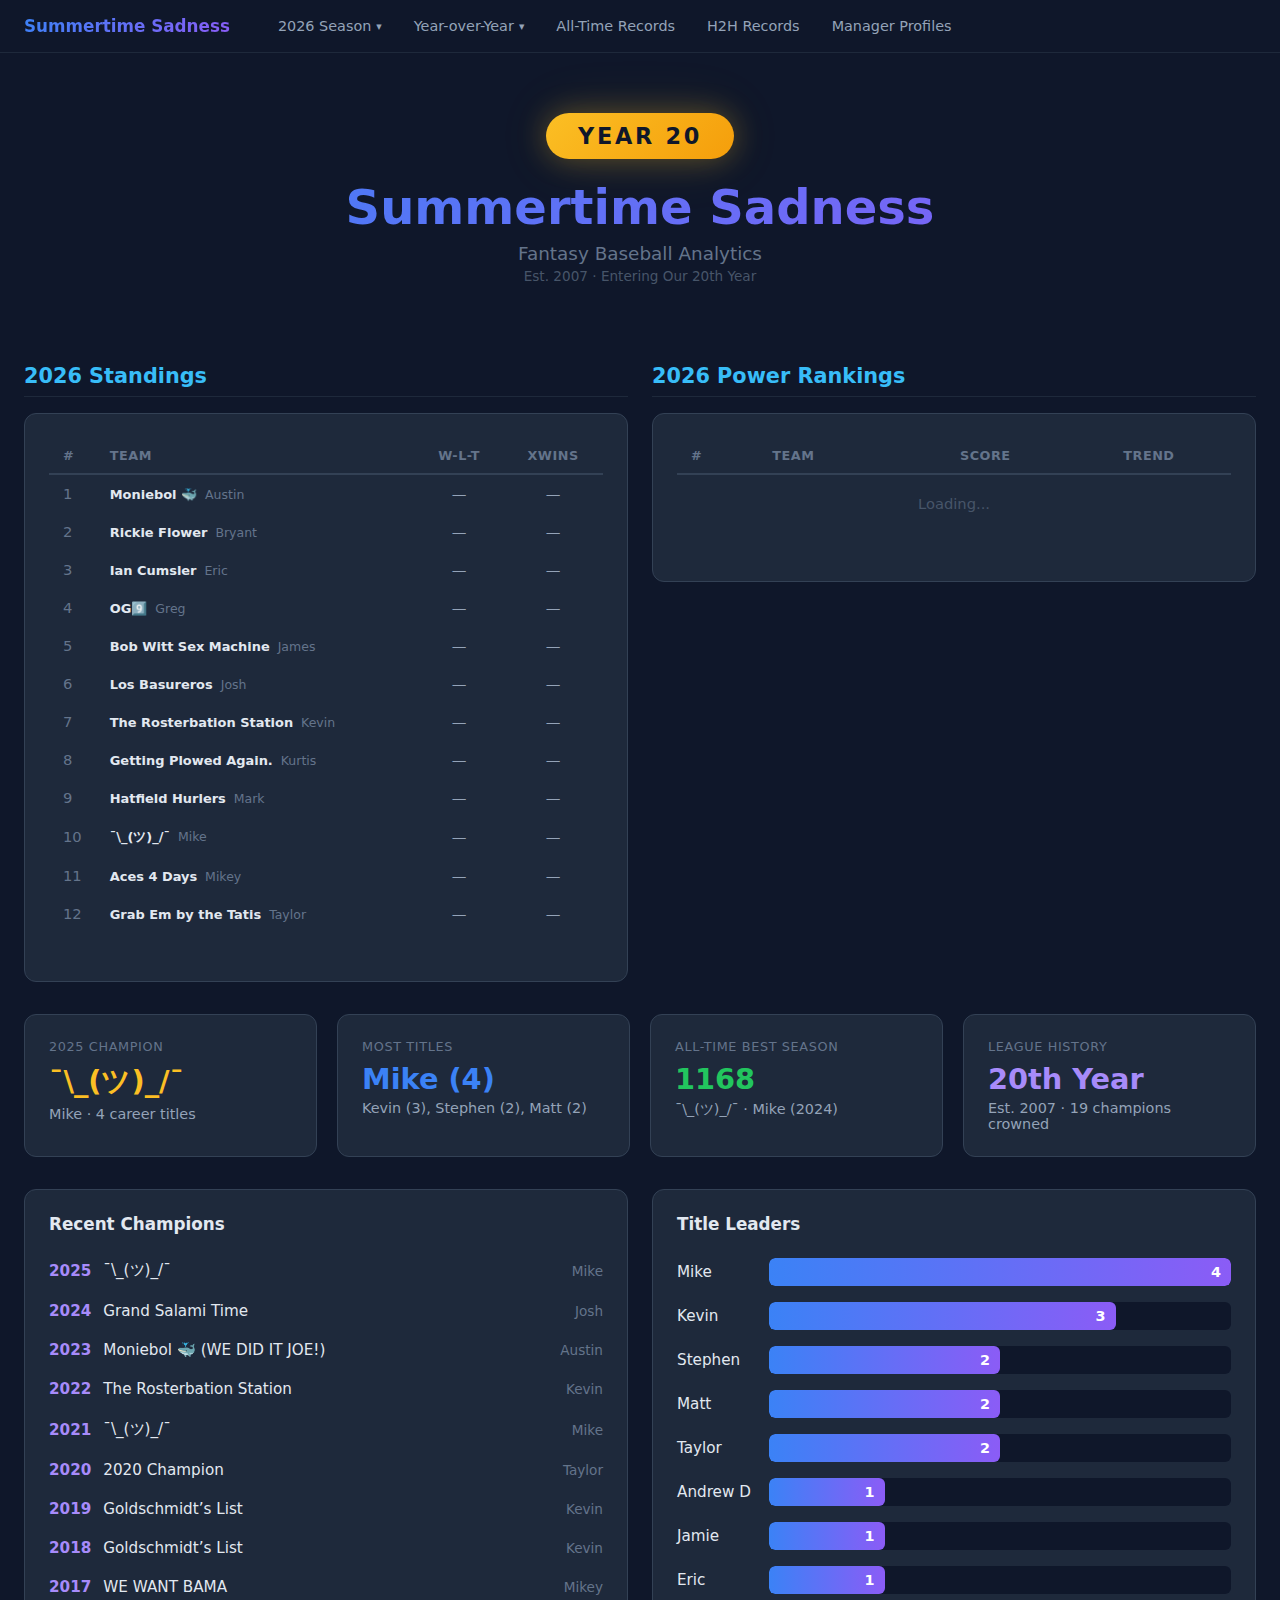
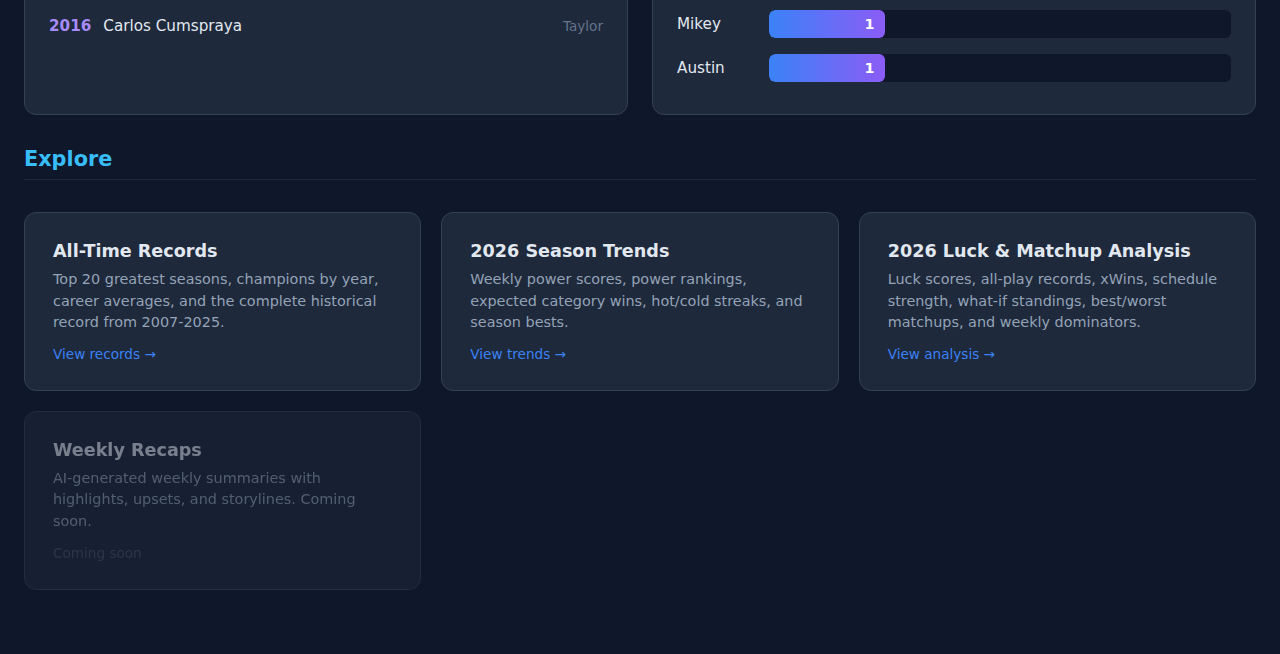
<file: docs/index.html>
<!DOCTYPE html>
<html lang="en">
<head>
<meta charset="UTF-8">
<link rel="icon" href="data:image/svg+xml,<svg xmlns='http://www.w3.org/2000/svg' viewBox='0 0 100 100'><text y='.9em' font-size='90'>&#x26be;</text></svg>">
<link rel="stylesheet" href="common.css">
<title>Summertime Sadness Fantasy Baseball</title>
<style>
  .year20-badge {
    display: inline-block;
    background: linear-gradient(135deg, #fbbf24, #f59e0b);
    color: #0f172a;
    font-weight: 900;
    font-size: 1.4em;
    letter-spacing: 0.12em;
    padding: 10px 32px;
    border-radius: 50px;
    margin-bottom: 20px;
    box-shadow: 0 0 30px rgba(251, 191, 36, 0.3), 0 0 60px rgba(251, 191, 36, 0.1);
    animation: glow20 3s ease-in-out infinite alternate;
  }
  @keyframes glow20 {
    from { box-shadow: 0 0 20px rgba(251, 191, 36, 0.2), 0 0 40px rgba(251, 191, 36, 0.1); }
    to { box-shadow: 0 0 30px rgba(251, 191, 36, 0.4), 0 0 60px rgba(251, 191, 36, 0.15); }
  }

  .hero {
    text-align: center;
    padding: 60px 24px 48px;
    position: relative;
  }
  .hero h1 {
    font-size: 3em;
    font-weight: 800;
    background: linear-gradient(135deg, #3b82f6, #8b5cf6);
    -webkit-background-clip: text;
    -webkit-text-fill-color: transparent;
    margin-bottom: 8px;
  }
  .hero p {
    color: #64748b;
    font-size: 1.15em;
  }
  .hero .est {
    color: #475569;
    font-size: 0.85em;
    margin-top: 4px;
  }

  .stats-grid {
    display: grid;
    grid-template-columns: repeat(auto-fit, minmax(280px, 1fr));
    gap: 20px;
    margin: 32px 0;
  }
  .stat-card {
    background: #1e293b;
    border-radius: 12px;
    padding: 24px;
    border: 1px solid #334155;
    transition: border-color 0.2s, transform 0.2s;
  }
  .stat-card:hover {
    border-color: #475569;
    transform: translateY(-2px);
  }
  .stat-card .label {
    color: #64748b;
    font-size: 0.8em;
    text-transform: uppercase;
    letter-spacing: 0.05em;
    margin-bottom: 8px;
  }
  .stat-card .value {
    font-size: 1.8em;
    font-weight: 700;
  }
  .stat-card .sub {
    color: #94a3b8;
    font-size: 0.9em;
    margin-top: 4px;
  }
  .champ-row {
    display: flex;
    align-items: center;
    padding: 10px 0;
    border-bottom: 1px solid #1e293b;
    gap: 12px;
  }
  .champ-row:last-child { border-bottom: none; }
  .champ-year {
    color: #a78bfa;
    font-weight: 700;
    font-size: 0.95em;
    min-width: 40px;
  }
  .champ-name {
    color: #e2e8f0;
    flex: 1;
    font-size: 0.95em;
  }
  .champ-mgr {
    color: #64748b;
    font-size: 0.85em;
  }

  .title-row {
    display: flex;
    align-items: center;
    padding: 8px 0;
    gap: 12px;
  }
  .title-name {
    min-width: 80px;
    color: #e2e8f0;
    font-size: 0.95em;
    font-weight: 500;
  }
  .title-bar-bg {
    flex: 1;
    background: #0f172a;
    border-radius: 6px;
    height: 28px;
    overflow: hidden;
  }
  .title-bar {
    background: linear-gradient(90deg, #3b82f6, #8b5cf6);
    height: 100%;
    border-radius: 6px;
    display: flex;
    align-items: center;
    justify-content: flex-end;
    padding-right: 10px;
    font-weight: 700;
    font-size: 0.9em;
    color: white;
    min-width: 30px;
  }

  .nav-cards {
    display: grid;
    grid-template-columns: repeat(auto-fit, minmax(300px, 1fr));
    gap: 20px;
    margin: 32px 0;
  }
  .nav-card {
    background: #1e293b;
    border-radius: 12px;
    padding: 28px;
    border: 1px solid #334155;
    text-decoration: none;
    transition: border-color 0.2s, transform 0.2s;
    display: block;
  }
  .nav-card:hover {
    border-color: #3b82f6;
    transform: translateY(-3px);
  }
  .nav-card h3 {
    color: #e2e8f0;
    font-size: 1.1em;
    margin: 0 0 8px;
    border-bottom: none;
    padding-bottom: 0;
  }
  .nav-card p {
    color: #94a3b8;
    font-size: 0.9em;
    line-height: 1.5;
  }
  .nav-card .arrow {
    color: #3b82f6;
    font-size: 0.85em;
    margin-top: 12px;
    display: block;
  }

  .coming-soon {
    text-align: center;
    padding: 40px;
    color: #475569;
    font-size: 0.95em;
  }

  .standings-table {
    width: 100%;
    border-collapse: collapse;
  }
  .standings-table th {
    background: #1e293b;
    color: #64748b;
    font-weight: 600;
    text-align: left;
    padding: 10px 14px;
    font-size: 0.8em;
    text-transform: uppercase;
    letter-spacing: 0.04em;
    border-bottom: 2px solid #334155;
  }
  .standings-table th:nth-child(n+3) { text-align: center; }
  .standings-table td {
    padding: 10px 14px;
    border-bottom: 1px solid #1e293b;
    font-size: 0.92em;
  }
  .standings-table td:nth-child(n+3) { text-align: center; color: #94a3b8; }
  .standings-table tr:hover { background: #1e293b55; }
  .standings-table .team-name { font-weight: 700; color: #e2e8f0; }
  .standings-table .mgr-link { color: #64748b; font-size: 0.85em; margin-left: 8px; text-decoration: none; }
  .standings-table .mgr-link:hover { color: #3b82f6; text-decoration: underline; }
  .standings-table .rank-num { color: #64748b; font-weight: 500; width: 30px; }
  .standings-table .team-name { font-size: 0.88em; white-space: nowrap; }
</style>
</head>
<body>
<div id="nav"></div>
<script src="nav.js"></script>

<div class="hero">
  <div class="year20-badge">YEAR 20</div>
  <h1>Summertime Sadness</h1>
  <p>Fantasy Baseball Analytics</p>
  <p class="est">Est. 2007 &middot; Entering Our 20th Year</p>
</div>

<div class="container">

<div class="two-col">
  <div>
    <h2 style="margin-top:0">2026 Standings</h2>
    <div class="panel">
      <table class="standings-table">
        <thead>
          <tr>
            <th>#</th>
            <th style="text-align:left">Team</th>
            <th>W-L-T</th>
            <th>xWins</th>
          </tr>
        </thead>
        <tbody id="standingsBody">
          <tr><td class="rank-num">1</td><td><span class="team-name">Moniebol 🐳</span><a href="manager_profiles.html#Austin" class="mgr-link">Austin</a></td><td class="wlt-cell" data-team="Moniebol 🐳">&mdash;</td><td class="xw-cell" data-team="Moniebol 🐳">&mdash;</td></tr><tr><td class="rank-num">2</td><td><span class="team-name">Rickie Flower</span><a href="manager_profiles.html#Bryant" class="mgr-link">Bryant</a></td><td class="wlt-cell" data-team="Rickie Flower">&mdash;</td><td class="xw-cell" data-team="Rickie Flower">&mdash;</td></tr><tr><td class="rank-num">3</td><td><span class="team-name">Ian Cumsler</span><a href="manager_profiles.html#Eric" class="mgr-link">Eric</a></td><td class="wlt-cell" data-team="Ian Cumsler">&mdash;</td><td class="xw-cell" data-team="Ian Cumsler">&mdash;</td></tr><tr><td class="rank-num">4</td><td><span class="team-name">OG9️⃣</span><a href="manager_profiles.html#Greg" class="mgr-link">Greg</a></td><td class="wlt-cell" data-team="OG9️⃣">&mdash;</td><td class="xw-cell" data-team="OG9️⃣">&mdash;</td></tr><tr><td class="rank-num">5</td><td><span class="team-name">Bob Witt Sex Machine</span><a href="manager_profiles.html#James" class="mgr-link">James</a></td><td class="wlt-cell" data-team="Bob Witt Sex Machine">&mdash;</td><td class="xw-cell" data-team="Bob Witt Sex Machine">&mdash;</td></tr><tr><td class="rank-num">6</td><td><span class="team-name">Los Basureros</span><a href="manager_profiles.html#Josh" class="mgr-link">Josh</a></td><td class="wlt-cell" data-team="Los Basureros">&mdash;</td><td class="xw-cell" data-team="Los Basureros">&mdash;</td></tr><tr><td class="rank-num">7</td><td><span class="team-name">The Rosterbation Station</span><a href="manager_profiles.html#Kevin" class="mgr-link">Kevin</a></td><td class="wlt-cell" data-team="The Rosterbation Station">&mdash;</td><td class="xw-cell" data-team="The Rosterbation Station">&mdash;</td></tr><tr><td class="rank-num">8</td><td><span class="team-name">Getting Plowed Again.</span><a href="manager_profiles.html#Kurtis" class="mgr-link">Kurtis</a></td><td class="wlt-cell" data-team="Getting Plowed Again.">&mdash;</td><td class="xw-cell" data-team="Getting Plowed Again.">&mdash;</td></tr><tr><td class="rank-num">9</td><td><span class="team-name">Hatfield Hurlers</span><a href="manager_profiles.html#Mark" class="mgr-link">Mark</a></td><td class="wlt-cell" data-team="Hatfield Hurlers">&mdash;</td><td class="xw-cell" data-team="Hatfield Hurlers">&mdash;</td></tr><tr><td class="rank-num">10</td><td><span class="team-name">¯\_(ツ)_/¯</span><a href="manager_profiles.html#Mike" class="mgr-link">Mike</a></td><td class="wlt-cell" data-team="¯\_(ツ)_/¯">&mdash;</td><td class="xw-cell" data-team="¯\_(ツ)_/¯">&mdash;</td></tr><tr><td class="rank-num">11</td><td><span class="team-name">Aces 4 Days</span><a href="manager_profiles.html#Mikey" class="mgr-link">Mikey</a></td><td class="wlt-cell" data-team="Aces 4 Days">&mdash;</td><td class="xw-cell" data-team="Aces 4 Days">&mdash;</td></tr><tr><td class="rank-num">12</td><td><span class="team-name">Grab Em by the Tatis</span><a href="manager_profiles.html#Taylor" class="mgr-link">Taylor</a></td><td class="wlt-cell" data-team="Grab Em by the Tatis">&mdash;</td><td class="xw-cell" data-team="Grab Em by the Tatis">&mdash;</td></tr>
        </tbody>
      </table>
    </div>
  </div>
  <div>
    <h2 style="margin-top:0">2026 Power Rankings</h2>
    <div class="panel">
      <table class="standings-table">
        <thead>
          <tr>
            <th>#</th>
            <th style="text-align:left">Team</th>
            <th>Score</th>
            <th>Trend</th>
          </tr>
        </thead>
        <tbody id="powerBody">
          <tr><td colspan="4" style="text-align:center;color:#475569;padding:20px">Loading...</td></tr>
        </tbody>
      </table>
    </div>
  </div>
</div>

<script>
(async function() {
  const TRENDS_URL = 'https://gm2rzjyfympxxazymzzf4esehi0udsga.lambda-url.us-west-2.on.aws/';
  const LUCK_URL = 'https://72yvkwushvgvc4qpdh7ijndcbu0rgilv.lambda-url.us-west-2.on.aws/';

  try {
    const [trendsResp, luckResp] = await Promise.all([fetch(TRENDS_URL), fetch(LUCK_URL)]);
    const trends = await trendsResp.json();
    const luck = await luckResp.json();

    // --- Standings: W-L-T and xWins from luck data ---
    if (luck && luck.teamSummary && luck.teamSummary.length) {
      // Compute cum xWins from trends data
      const cumXwins = {};
      if (trends && trends.cumulativeXwins) {
        const lastWeek = trends.statWeeks[trends.statWeeks.length - 1];
        trends.teams.forEach(t => {
          cumXwins[t.name] = trends.cumulativeXwins[t.tn] && trends.cumulativeXwins[t.tn][lastWeek] != null
            ? parseFloat(trends.cumulativeXwins[t.tn][lastWeek]) : null;
        });
      }

      // Sort by matchup W-L-T pct for standings rank
      const summary = [...luck.teamSummary].sort((a, b) => {
        const pa = (a.matchup_w + a.matchup_t * 0.5) / Math.max(1, a.matchup_w + a.matchup_l + a.matchup_t);
        const pb = (b.matchup_w + b.matchup_t * 0.5) / Math.max(1, b.matchup_w + b.matchup_l + b.matchup_t);
        return pb - pa;
      });
      const actualRankMap = {};
      summary.forEach((s, i) => { actualRankMap[s.name] = i + 1; });

      // Update WLT and xWins cells
      document.querySelectorAll('.wlt-cell').forEach(cell => {
        const name = cell.dataset.team;
        const s = luck.teamSummary.find(t => t.name === name);
        if (s) cell.textContent = s.matchup_w + '-' + s.matchup_l + '-' + s.matchup_t;
      });
      document.querySelectorAll('.xw-cell').forEach(cell => {
        const name = cell.dataset.team;
        const xw = cumXwins[name];
        cell.textContent = xw != null ? xw.toFixed(1) : '—';
      });

      // Re-sort standings rows by W-L-T pct
      const tbody = document.getElementById('standingsBody');
      const rows = Array.from(tbody.querySelectorAll('tr'));
      rows.sort((a, b) => {
        const nameA = a.querySelector('.wlt-cell').dataset.team;
        const nameB = b.querySelector('.wlt-cell').dataset.team;
        return (actualRankMap[nameA] || 99) - (actualRankMap[nameB] || 99);
      });
      rows.forEach((r, i) => { r.querySelector('.rank-num').textContent = i + 1; tbody.appendChild(r); });
    }

    // --- Power Rankings from trends data ---
    if (trends && trends.teams && trends.cumulativePowerScores) {
      const lastWeek = trends.statWeeks[trends.statWeeks.length - 1];
      // teams array is already sorted by cumulative power score
      const powerRanked = trends.teams.map((t, i) => {
        const score = trends.weeklyPowerScores[t.tn] && trends.weeklyPowerScores[t.tn][lastWeek] != null
          ? parseFloat(trends.weeklyPowerScores[t.tn][lastWeek]) : null;
        const powerRank = i + 1;
        // Actual standings rank from luck data
        const luckTeam = luck && luck.teamSummary ? luck.teamSummary.find(s => s.name === t.name) : null;
        let actualRank = null;
        if (luck && luck.teamSummary) {
          const sorted = [...luck.teamSummary].sort((a, b) => {
            const pa = (a.matchup_w + a.matchup_t * 0.5) / Math.max(1, a.matchup_w + a.matchup_l + a.matchup_t);
            const pb = (b.matchup_w + b.matchup_t * 0.5) / Math.max(1, b.matchup_w + b.matchup_l + b.matchup_t);
            return pb - pa;
          });
          actualRank = sorted.findIndex(s => s.name === t.name) + 1;
        }
        const trend = actualRank ? actualRank - powerRank : null;
        return { name: t.name, score, powerRank, trend };
      });

      const powerBody = document.getElementById('powerBody');
      powerBody.innerHTML = '';
      powerRanked.forEach((t, i) => {
        let trendStr = '&mdash;';
        if (t.trend !== null) {
          if (t.trend > 0) trendStr = '<span style="color:#ef4444">&#x2193;' + t.trend + '</span>';
          else if (t.trend < 0) trendStr = '<span style="color:#22c55e">&#x2191;' + Math.abs(t.trend) + '</span>';
          else trendStr = '<span style="color:#64748b">&#8212;</span>';
        }
        powerBody.innerHTML += `<tr><td class="rank-num">${i+1}</td><td><span class="team-name">${t.name}</span></td><td>${t.score != null ? t.score.toFixed(0) : '&mdash;'}</td><td>${trendStr}</td></tr>`;
      });
    }
  } catch(e) {
    console.error('Failed to load live data:', e);
  }
})();
</script>

<div class="stats-grid">
  <div class="stat-card">
    <div class="label">2025 Champion</div>
    <div class="value gold">¯\_(ツ)_/¯</div>
    <div class="sub">Mike &middot; 4 career titles</div>
  </div>
  <div class="stat-card">
    <div class="label">Most Titles</div>
    <div class="value blue">Mike (4)</div>
    <div class="sub">Kevin (3), Stephen (2), Matt (2)</div>
  </div>
  <div class="stat-card">
    <div class="label">All-Time Best Season</div>
    <div class="value green">1168</div>
    <div class="sub">¯\_(ツ)_/¯ &middot; Mike (2024)</div>
  </div>
  <div class="stat-card">
    <div class="label">League History</div>
    <div class="value purple">20th Year</div>
    <div class="sub">Est. 2007 &middot; 19 champions crowned</div>
  </div>
</div>

<div class="two-col">
  <div class="panel">
    <h3>Recent Champions</h3>
    <div class="champ-row"><span class="champ-year">2025</span><span class="champ-name">¯\_(ツ)_/¯</span><span class="champ-mgr">Mike</span></div><div class="champ-row"><span class="champ-year">2024</span><span class="champ-name">Grand Salami Time</span><span class="champ-mgr">Josh</span></div><div class="champ-row"><span class="champ-year">2023</span><span class="champ-name">Moniebol 🐳 (WE DID IT JOE!)</span><span class="champ-mgr">Austin</span></div><div class="champ-row"><span class="champ-year">2022</span><span class="champ-name">The Rosterbation Station</span><span class="champ-mgr">Kevin</span></div><div class="champ-row"><span class="champ-year">2021</span><span class="champ-name">¯\_(ツ)_/¯</span><span class="champ-mgr">Mike</span></div><div class="champ-row"><span class="champ-year">2020</span><span class="champ-name">2020 Champion</span><span class="champ-mgr">Taylor</span></div><div class="champ-row"><span class="champ-year">2019</span><span class="champ-name">Goldschmidt’s List</span><span class="champ-mgr">Kevin</span></div><div class="champ-row"><span class="champ-year">2018</span><span class="champ-name">Goldschmidt’s List</span><span class="champ-mgr">Kevin</span></div><div class="champ-row"><span class="champ-year">2017</span><span class="champ-name">WE WANT BAMA</span><span class="champ-mgr">Mikey</span></div><div class="champ-row"><span class="champ-year">2016</span><span class="champ-name">Carlos Cumspraya</span><span class="champ-mgr">Taylor</span></div>
  </div>
  <div class="panel">
    <h3>Title Leaders</h3>
    <div class="title-row"><span class="title-name">Mike</span><div class="title-bar-bg"><div class="title-bar" style="width:100%">4</div></div></div><div class="title-row"><span class="title-name">Kevin</span><div class="title-bar-bg"><div class="title-bar" style="width:75%">3</div></div></div><div class="title-row"><span class="title-name">Stephen</span><div class="title-bar-bg"><div class="title-bar" style="width:50%">2</div></div></div><div class="title-row"><span class="title-name">Matt</span><div class="title-bar-bg"><div class="title-bar" style="width:50%">2</div></div></div><div class="title-row"><span class="title-name">Taylor</span><div class="title-bar-bg"><div class="title-bar" style="width:50%">2</div></div></div><div class="title-row"><span class="title-name">Andrew D</span><div class="title-bar-bg"><div class="title-bar" style="width:25%">1</div></div></div><div class="title-row"><span class="title-name">Jamie</span><div class="title-bar-bg"><div class="title-bar" style="width:25%">1</div></div></div><div class="title-row"><span class="title-name">Eric</span><div class="title-bar-bg"><div class="title-bar" style="width:25%">1</div></div></div><div class="title-row"><span class="title-name">Mikey</span><div class="title-bar-bg"><div class="title-bar" style="width:25%">1</div></div></div><div class="title-row"><span class="title-name">Austin</span><div class="title-bar-bg"><div class="title-bar" style="width:25%">1</div></div></div>
  </div>
</div>

<h2>Explore</h2>
<div class="nav-cards">
  <a href="all_time_rankings.html" class="nav-card">
    <h3>All-Time Records</h3>
    <p>Top 20 greatest seasons, champions by year, career averages, and the complete historical record from 2007-2025.</p>
    <span class="arrow">View records &rarr;</span>
  </a>
  <a href="season_trends_2026.html" class="nav-card">
    <h3>2026 Season Trends</h3>
    <p>Weekly power scores, power rankings, expected category wins, hot/cold streaks, and season bests.</p>
    <span class="arrow">View trends &rarr;</span>
  </a>
  <a href="luck_analysis_2026.html" class="nav-card">
    <h3>2026 Luck & Matchup Analysis</h3>
    <p>Luck scores, all-play records, xWins, schedule strength, what-if standings, best/worst matchups, and weekly dominators.</p>
    <span class="arrow">View analysis &rarr;</span>
  </a>
  <div class="nav-card" style="cursor: default; opacity: 0.5;">
    <h3>Weekly Recaps</h3>
    <p>AI-generated weekly summaries with highlights, upsets, and storylines. Coming soon.</p>
    <span class="arrow" style="color: #475569;">Coming soon</span>
  </div>
</div>

</div>
</body>
</html>
</file>
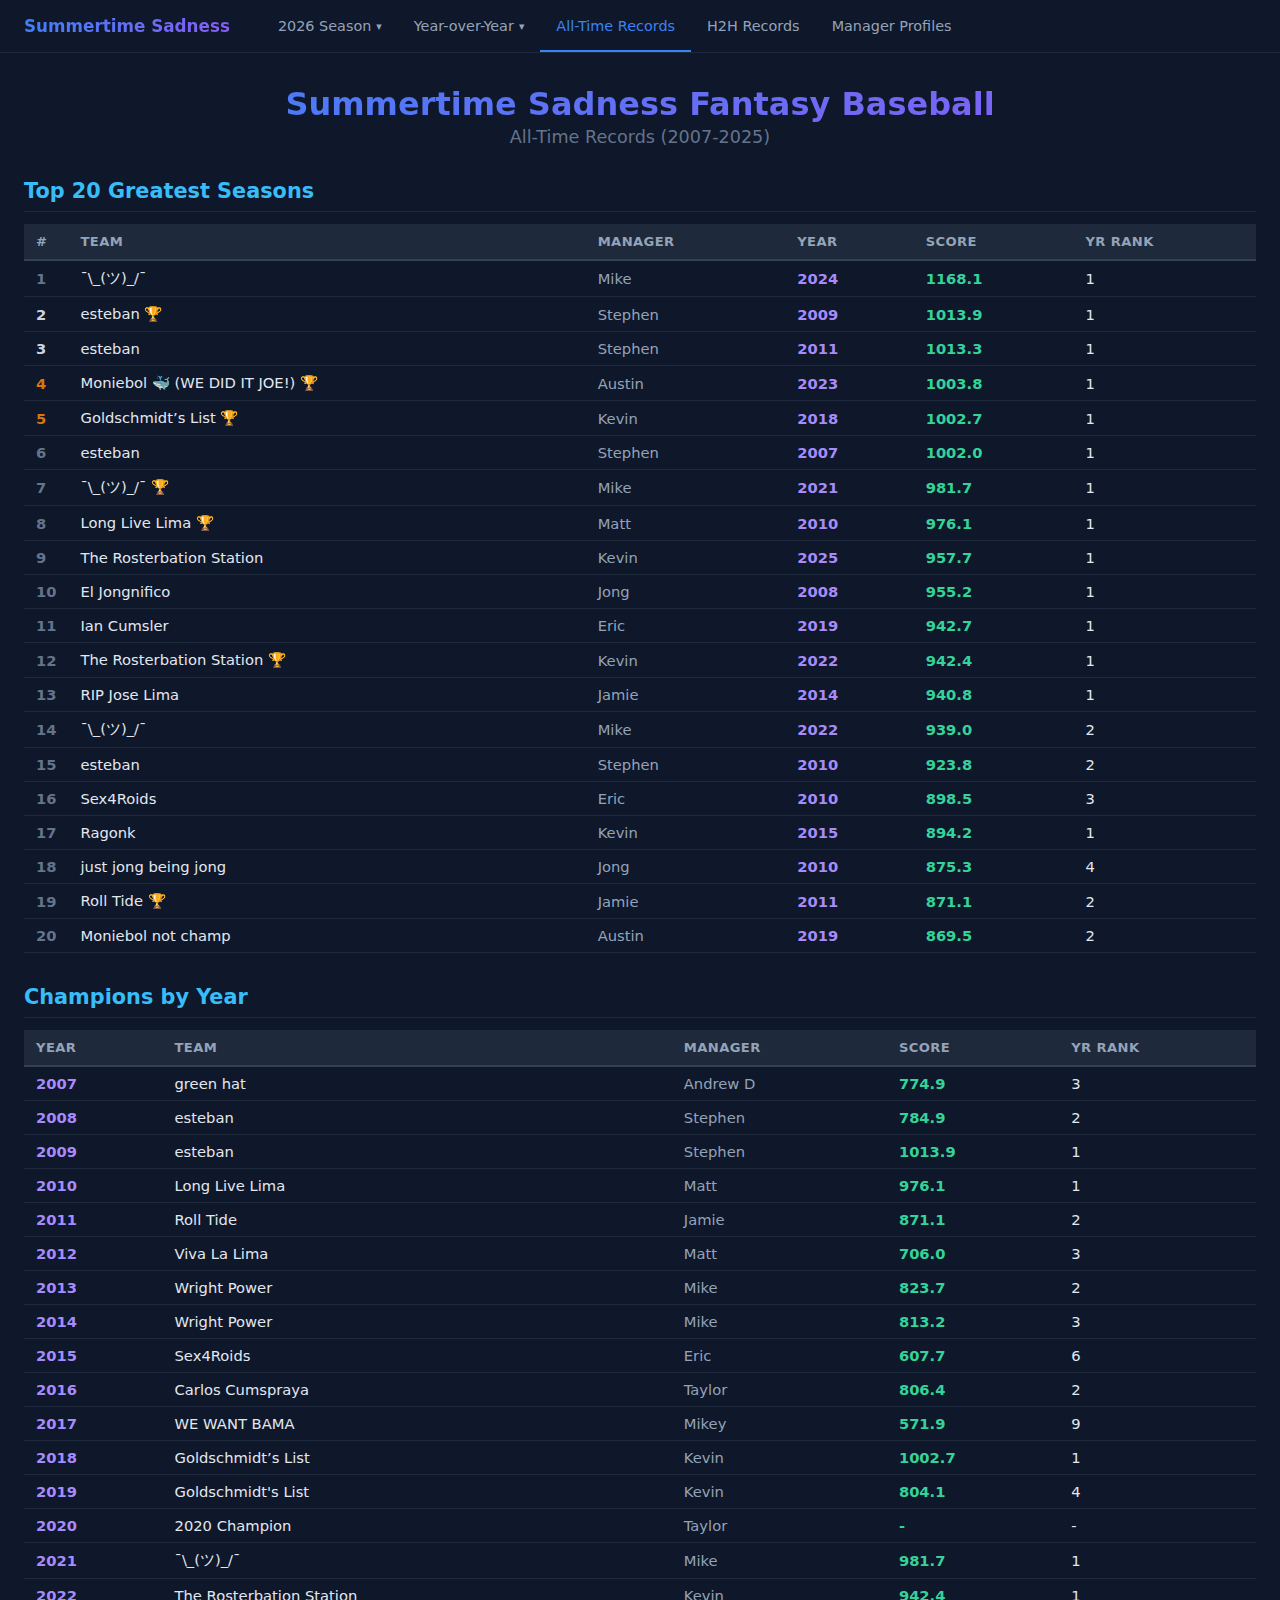
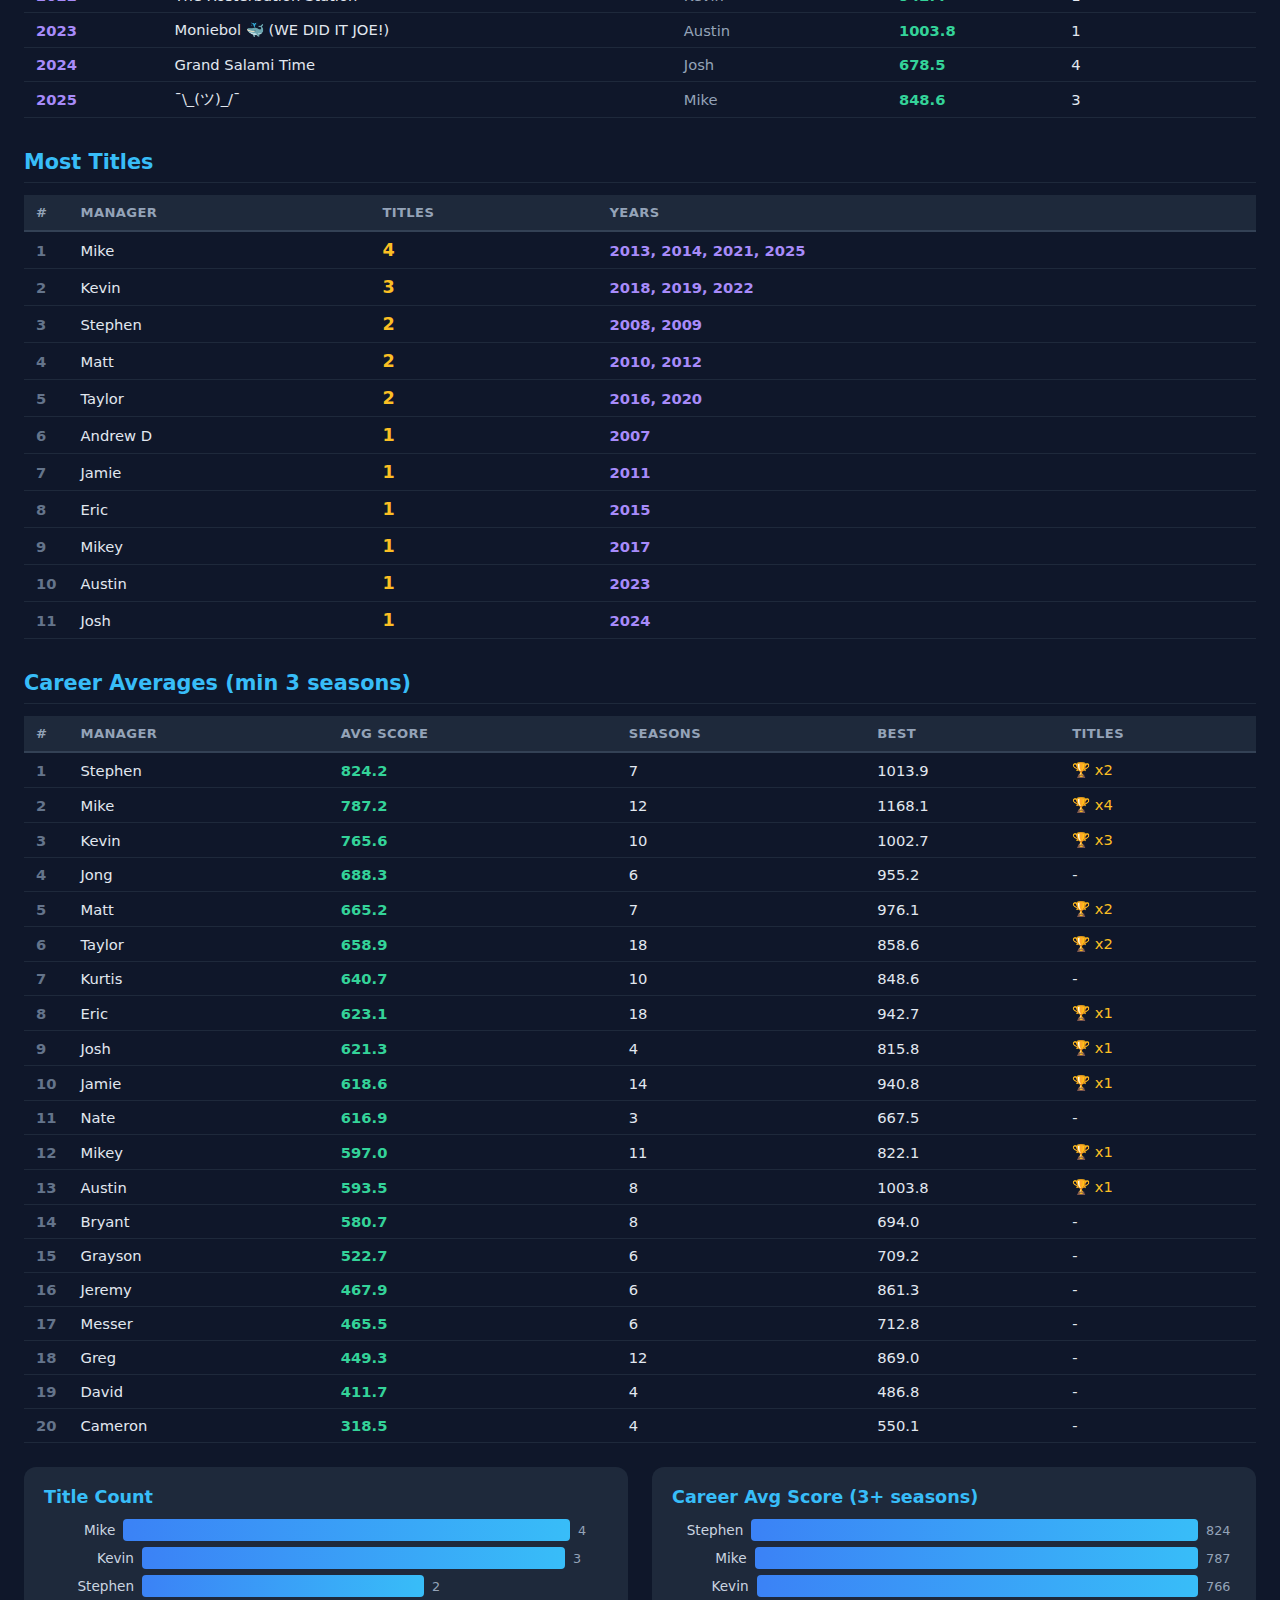
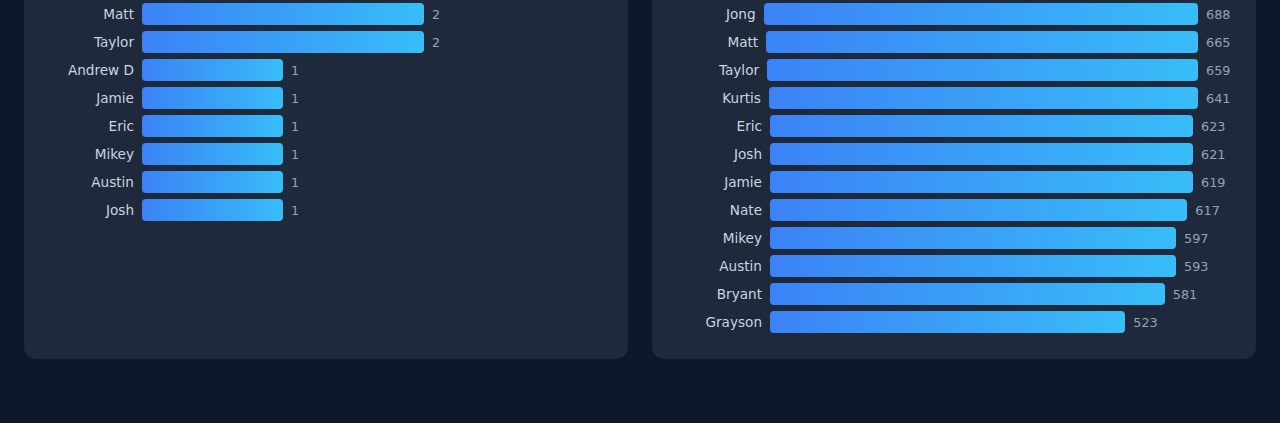
<file: docs/all_time_rankings.html>
<!DOCTYPE html>
<html lang="en">
<head>
<meta charset="UTF-8">
<meta name="viewport" content="width=device-width, initial-scale=1.0">
<link rel="icon" href="data:image/svg+xml,<svg xmlns='http://www.w3.org/2000/svg' viewBox='0 0 100 100'><text y='.9em' font-size='90'>&#x26be;</text></svg>">
<link rel="stylesheet" href="common.css">
<title>Summertime Sadness - All-Time Records</title>
<style>
  .silver { color: #cbd5e1; }
  .bronze { color: #d97706; }
  .year { color: #a78bfa; font-weight: 600; }
  .manager { color: #94a3b8; }
  .champ { color: #fbbf24; }
  .titles-count { font-weight: 700; color: #fbbf24; font-size: 1.1em; }
  .stat-grid { display: grid; grid-template-columns: repeat(auto-fit, minmax(320px, 1fr)); gap: 24px; margin-bottom: 32px; }
  .stat-card { background: #1e293b; border-radius: 12px; padding: 20px; }
  .stat-card h4 { color: #38bdf8; margin-bottom: 12px; font-size: 1.1em; }
  .bar-container { margin: 6px 0; display: flex; align-items: center; gap: 8px; }
  .bar-label { width: 90px; font-size: 0.85em; color: #cbd5e1; text-align: right; }
  .bar { height: 22px; background: linear-gradient(90deg, #3b82f6, #38bdf8); border-radius: 4px; min-width: 2px; }
  .bar-value { font-size: 0.8em; color: #94a3b8; min-width: 30px; }
  .mgr-link { color: inherit; text-decoration: none; }
  .mgr-link:hover { text-decoration: underline; color: #38bdf8; }
</style>
</head>
<body>
<div id="nav"></div>
<script src="nav.js"></script>
<div class="container">
<h1>Summertime Sadness Fantasy Baseball</h1>
<p class="page-subtitle">All-Time Records (2007-2025)</p>
<h3>Top 20 Greatest Seasons</h3><table><tr><th>#</th><th>Team</th><th>Manager</th><th>Year</th><th>Score</th><th>Yr Rank</th></tr><tr><td class="rank gold">1</td><td>¯\_(ツ)_/¯</td><td class="manager">Mike</td><td class="year">2024</td><td class="score">1168.1</td><td>1</td></tr><tr><td class="rank silver">2</td><td>esteban <span class="champ">&#x1F3C6;</span></td><td class="manager">Stephen</td><td class="year">2009</td><td class="score">1013.9</td><td>1</td></tr><tr><td class="rank silver">3</td><td>esteban</td><td class="manager">Stephen</td><td class="year">2011</td><td class="score">1013.3</td><td>1</td></tr><tr><td class="rank bronze">4</td><td>Moniebol 🐳 (WE DID IT JOE!) <span class="champ">&#x1F3C6;</span></td><td class="manager">Austin</td><td class="year">2023</td><td class="score">1003.8</td><td>1</td></tr><tr><td class="rank bronze">5</td><td>Goldschmidt’s List <span class="champ">&#x1F3C6;</span></td><td class="manager">Kevin</td><td class="year">2018</td><td class="score">1002.7</td><td>1</td></tr><tr><td class="rank ">6</td><td>esteban</td><td class="manager">Stephen</td><td class="year">2007</td><td class="score">1002.0</td><td>1</td></tr><tr><td class="rank ">7</td><td>¯\_(ツ)_/¯ <span class="champ">&#x1F3C6;</span></td><td class="manager">Mike</td><td class="year">2021</td><td class="score">981.7</td><td>1</td></tr><tr><td class="rank ">8</td><td>Long Live Lima <span class="champ">&#x1F3C6;</span></td><td class="manager">Matt</td><td class="year">2010</td><td class="score">976.1</td><td>1</td></tr><tr><td class="rank ">9</td><td>The Rosterbation Station</td><td class="manager">Kevin</td><td class="year">2025</td><td class="score">957.7</td><td>1</td></tr><tr><td class="rank ">10</td><td>El Jongnifico</td><td class="manager">Jong</td><td class="year">2008</td><td class="score">955.2</td><td>1</td></tr><tr><td class="rank ">11</td><td>Ian Cumsler</td><td class="manager">Eric</td><td class="year">2019</td><td class="score">942.7</td><td>1</td></tr><tr><td class="rank ">12</td><td>The Rosterbation Station <span class="champ">&#x1F3C6;</span></td><td class="manager">Kevin</td><td class="year">2022</td><td class="score">942.4</td><td>1</td></tr><tr><td class="rank ">13</td><td>RIP Jose Lima</td><td class="manager">Jamie</td><td class="year">2014</td><td class="score">940.8</td><td>1</td></tr><tr><td class="rank ">14</td><td>¯\_(ツ)_/¯</td><td class="manager">Mike</td><td class="year">2022</td><td class="score">939.0</td><td>2</td></tr><tr><td class="rank ">15</td><td>esteban</td><td class="manager">Stephen</td><td class="year">2010</td><td class="score">923.8</td><td>2</td></tr><tr><td class="rank ">16</td><td>Sex4Roids</td><td class="manager">Eric</td><td class="year">2010</td><td class="score">898.5</td><td>3</td></tr><tr><td class="rank ">17</td><td>Ragonk</td><td class="manager">Kevin</td><td class="year">2015</td><td class="score">894.2</td><td>1</td></tr><tr><td class="rank ">18</td><td>just jong being jong</td><td class="manager">Jong</td><td class="year">2010</td><td class="score">875.3</td><td>4</td></tr><tr><td class="rank ">19</td><td>Roll Tide <span class="champ">&#x1F3C6;</span></td><td class="manager">Jamie</td><td class="year">2011</td><td class="score">871.1</td><td>2</td></tr><tr><td class="rank ">20</td><td>Moniebol not champ</td><td class="manager">Austin</td><td class="year">2019</td><td class="score">869.5</td><td>2</td></tr></table><h3>Champions by Year</h3><table><tr><th>Year</th><th>Team</th><th>Manager</th><th>Score</th><th>Yr Rank</th></tr><tr><td class="year">2007</td><td>green hat</td><td class="manager">Andrew D</td><td class="score">774.9</td><td>3</td></tr><tr><td class="year">2008</td><td>esteban</td><td class="manager">Stephen</td><td class="score">784.9</td><td>2</td></tr><tr><td class="year">2009</td><td>esteban</td><td class="manager">Stephen</td><td class="score">1013.9</td><td>1</td></tr><tr><td class="year">2010</td><td>Long Live Lima</td><td class="manager">Matt</td><td class="score">976.1</td><td>1</td></tr><tr><td class="year">2011</td><td>Roll Tide</td><td class="manager">Jamie</td><td class="score">871.1</td><td>2</td></tr><tr><td class="year">2012</td><td>Viva La Lima</td><td class="manager">Matt</td><td class="score">706.0</td><td>3</td></tr><tr><td class="year">2013</td><td>Wright Power</td><td class="manager">Mike</td><td class="score">823.7</td><td>2</td></tr><tr><td class="year">2014</td><td>Wright Power</td><td class="manager">Mike</td><td class="score">813.2</td><td>3</td></tr><tr><td class="year">2015</td><td>Sex4Roids</td><td class="manager">Eric</td><td class="score">607.7</td><td>6</td></tr><tr><td class="year">2016</td><td>Carlos Cumspraya</td><td class="manager">Taylor</td><td class="score">806.4</td><td>2</td></tr><tr><td class="year">2017</td><td>WE WANT BAMA</td><td class="manager">Mikey</td><td class="score">571.9</td><td>9</td></tr><tr><td class="year">2018</td><td>Goldschmidt’s List</td><td class="manager">Kevin</td><td class="score">1002.7</td><td>1</td></tr><tr><td class="year">2019</td><td>Goldschmidt's List</td><td class="manager">Kevin</td><td class="score">804.1</td><td>4</td></tr><tr><td class="year">2020</td><td>2020 Champion</td><td class="manager">Taylor</td><td class="score">-</td><td>-</td></tr><tr><td class="year">2021</td><td>¯\_(ツ)_/¯</td><td class="manager">Mike</td><td class="score">981.7</td><td>1</td></tr><tr><td class="year">2022</td><td>The Rosterbation Station</td><td class="manager">Kevin</td><td class="score">942.4</td><td>1</td></tr><tr><td class="year">2023</td><td>Moniebol 🐳 (WE DID IT JOE!)</td><td class="manager">Austin</td><td class="score">1003.8</td><td>1</td></tr><tr><td class="year">2024</td><td>Grand Salami Time</td><td class="manager">Josh</td><td class="score">678.5</td><td>4</td></tr><tr><td class="year">2025</td><td>¯\_(ツ)_/¯</td><td class="manager">Mike</td><td class="score">848.6</td><td>3</td></tr></table><h3>Most Titles</h3><table><tr><th>#</th><th>Manager</th><th>Titles</th><th>Years</th></tr><tr><td class="rank">1</td><td>Mike</td><td class="titles-count">4</td><td class="year">2013, 2014, 2021, 2025</td></tr><tr><td class="rank">2</td><td>Kevin</td><td class="titles-count">3</td><td class="year">2018, 2019, 2022</td></tr><tr><td class="rank">3</td><td>Stephen</td><td class="titles-count">2</td><td class="year">2008, 2009</td></tr><tr><td class="rank">4</td><td>Matt</td><td class="titles-count">2</td><td class="year">2010, 2012</td></tr><tr><td class="rank">5</td><td>Taylor</td><td class="titles-count">2</td><td class="year">2016, 2020</td></tr><tr><td class="rank">6</td><td>Andrew D</td><td class="titles-count">1</td><td class="year">2007</td></tr><tr><td class="rank">7</td><td>Jamie</td><td class="titles-count">1</td><td class="year">2011</td></tr><tr><td class="rank">8</td><td>Eric</td><td class="titles-count">1</td><td class="year">2015</td></tr><tr><td class="rank">9</td><td>Mikey</td><td class="titles-count">1</td><td class="year">2017</td></tr><tr><td class="rank">10</td><td>Austin</td><td class="titles-count">1</td><td class="year">2023</td></tr><tr><td class="rank">11</td><td>Josh</td><td class="titles-count">1</td><td class="year">2024</td></tr></table><h3>Career Averages (min 3 seasons)</h3><table><tr><th>#</th><th>Manager</th><th>Avg Score</th><th>Seasons</th><th>Best</th><th>Titles</th></tr><tr><td class="rank">1</td><td>Stephen</td><td class="score">824.2</td><td>7</td><td>1013.9</td><td><span class="champ">&#x1F3C6; x2</span></td></tr><tr><td class="rank">2</td><td>Mike</td><td class="score">787.2</td><td>12</td><td>1168.1</td><td><span class="champ">&#x1F3C6; x4</span></td></tr><tr><td class="rank">3</td><td>Kevin</td><td class="score">765.6</td><td>10</td><td>1002.7</td><td><span class="champ">&#x1F3C6; x3</span></td></tr><tr><td class="rank">4</td><td>Jong</td><td class="score">688.3</td><td>6</td><td>955.2</td><td>-</td></tr><tr><td class="rank">5</td><td>Matt</td><td class="score">665.2</td><td>7</td><td>976.1</td><td><span class="champ">&#x1F3C6; x2</span></td></tr><tr><td class="rank">6</td><td>Taylor</td><td class="score">658.9</td><td>18</td><td>858.6</td><td><span class="champ">&#x1F3C6; x2</span></td></tr><tr><td class="rank">7</td><td>Kurtis</td><td class="score">640.7</td><td>10</td><td>848.6</td><td>-</td></tr><tr><td class="rank">8</td><td>Eric</td><td class="score">623.1</td><td>18</td><td>942.7</td><td><span class="champ">&#x1F3C6; x1</span></td></tr><tr><td class="rank">9</td><td>Josh</td><td class="score">621.3</td><td>4</td><td>815.8</td><td><span class="champ">&#x1F3C6; x1</span></td></tr><tr><td class="rank">10</td><td>Jamie</td><td class="score">618.6</td><td>14</td><td>940.8</td><td><span class="champ">&#x1F3C6; x1</span></td></tr><tr><td class="rank">11</td><td>Nate</td><td class="score">616.9</td><td>3</td><td>667.5</td><td>-</td></tr><tr><td class="rank">12</td><td>Mikey</td><td class="score">597.0</td><td>11</td><td>822.1</td><td><span class="champ">&#x1F3C6; x1</span></td></tr><tr><td class="rank">13</td><td>Austin</td><td class="score">593.5</td><td>8</td><td>1003.8</td><td><span class="champ">&#x1F3C6; x1</span></td></tr><tr><td class="rank">14</td><td>Bryant</td><td class="score">580.7</td><td>8</td><td>694.0</td><td>-</td></tr><tr><td class="rank">15</td><td>Grayson</td><td class="score">522.7</td><td>6</td><td>709.2</td><td>-</td></tr><tr><td class="rank">16</td><td>Jeremy</td><td class="score">467.9</td><td>6</td><td>861.3</td><td>-</td></tr><tr><td class="rank">17</td><td>Messer</td><td class="score">465.5</td><td>6</td><td>712.8</td><td>-</td></tr><tr><td class="rank">18</td><td>Greg</td><td class="score">449.3</td><td>12</td><td>869.0</td><td>-</td></tr><tr><td class="rank">19</td><td>David</td><td class="score">411.7</td><td>4</td><td>486.8</td><td>-</td></tr><tr><td class="rank">20</td><td>Cameron</td><td class="score">318.5</td><td>4</td><td>550.1</td><td>-</td></tr></table><div class="stat-grid"><div class="stat-card"><h4>Title Count</h4><div class="bar-container"><span class="bar-label">Mike</span><div class="bar" style="width:100%"></div><span class="bar-value">4</span></div><div class="bar-container"><span class="bar-label">Kevin</span><div class="bar" style="width:75%"></div><span class="bar-value">3</span></div><div class="bar-container"><span class="bar-label">Stephen</span><div class="bar" style="width:50%"></div><span class="bar-value">2</span></div><div class="bar-container"><span class="bar-label">Matt</span><div class="bar" style="width:50%"></div><span class="bar-value">2</span></div><div class="bar-container"><span class="bar-label">Taylor</span><div class="bar" style="width:50%"></div><span class="bar-value">2</span></div><div class="bar-container"><span class="bar-label">Andrew D</span><div class="bar" style="width:25%"></div><span class="bar-value">1</span></div><div class="bar-container"><span class="bar-label">Jamie</span><div class="bar" style="width:25%"></div><span class="bar-value">1</span></div><div class="bar-container"><span class="bar-label">Eric</span><div class="bar" style="width:25%"></div><span class="bar-value">1</span></div><div class="bar-container"><span class="bar-label">Mikey</span><div class="bar" style="width:25%"></div><span class="bar-value">1</span></div><div class="bar-container"><span class="bar-label">Austin</span><div class="bar" style="width:25%"></div><span class="bar-value">1</span></div><div class="bar-container"><span class="bar-label">Josh</span><div class="bar" style="width:25%"></div><span class="bar-value">1</span></div></div><div class="stat-card"><h4>Career Avg Score (3+ seasons)</h4><div class="bar-container"><span class="bar-label">Stephen</span><div class="bar" style="width:100%"></div><span class="bar-value">824</span></div><div class="bar-container"><span class="bar-label">Mike</span><div class="bar" style="width:95%"></div><span class="bar-value">787</span></div><div class="bar-container"><span class="bar-label">Kevin</span><div class="bar" style="width:92%"></div><span class="bar-value">766</span></div><div class="bar-container"><span class="bar-label">Jong</span><div class="bar" style="width:83%"></div><span class="bar-value">688</span></div><div class="bar-container"><span class="bar-label">Matt</span><div class="bar" style="width:80%"></div><span class="bar-value">665</span></div><div class="bar-container"><span class="bar-label">Taylor</span><div class="bar" style="width:79%"></div><span class="bar-value">659</span></div><div class="bar-container"><span class="bar-label">Kurtis</span><div class="bar" style="width:77%"></div><span class="bar-value">641</span></div><div class="bar-container"><span class="bar-label">Eric</span><div class="bar" style="width:75%"></div><span class="bar-value">623</span></div><div class="bar-container"><span class="bar-label">Josh</span><div class="bar" style="width:75%"></div><span class="bar-value">621</span></div><div class="bar-container"><span class="bar-label">Jamie</span><div class="bar" style="width:75%"></div><span class="bar-value">619</span></div><div class="bar-container"><span class="bar-label">Nate</span><div class="bar" style="width:74%"></div><span class="bar-value">617</span></div><div class="bar-container"><span class="bar-label">Mikey</span><div class="bar" style="width:72%"></div><span class="bar-value">597</span></div><div class="bar-container"><span class="bar-label">Austin</span><div class="bar" style="width:72%"></div><span class="bar-value">593</span></div><div class="bar-container"><span class="bar-label">Bryant</span><div class="bar" style="width:70%"></div><span class="bar-value">581</span></div><div class="bar-container"><span class="bar-label">Grayson</span><div class="bar" style="width:63%"></div><span class="bar-value">523</span></div></div></div></div>
<script>
// Auto-link manager names to their profiles
(function() {
  const mgrs = ['Andrew D','Austin','Bryant','Cameron','Craig','David','Delia','Eric',
    'Grayson','Greg','Jamie','Jeremy','Jong','Josh','Kegan','Kevin','Kurtis',
    'Mark','Matt','Messer','Michael','Mike','Mikey','Nate','Stephen','Taylor','Zach'];
  document.querySelectorAll('td.manager, .bar-label').forEach(el => {
    const name = el.textContent.trim();
    if (mgrs.includes(name)) {
      el.innerHTML = '<a href="manager_profiles.html#' + encodeURIComponent(name) + '" class="mgr-link">' + name + '</a>';
    }
  });
  // Most Titles and Career Averages tables: 2nd column has manager name in plain td
  document.querySelectorAll('table').forEach(tbl => {
    const hdr = tbl.querySelector('th:nth-child(2)');
    if (hdr && hdr.textContent.trim() === 'Manager') {
      tbl.querySelectorAll('tr').forEach(row => {
        const td = row.children[1];
        if (td && td.tagName === 'TD' && !td.classList.contains('manager')) {
          const name = td.textContent.trim();
          if (mgrs.includes(name)) {
            td.innerHTML = '<a href="manager_profiles.html#' + encodeURIComponent(name) + '" class="mgr-link">' + name + '</a>';
          }
        }
      });
    }
  });
})();
</script>
</body></html>
</file>
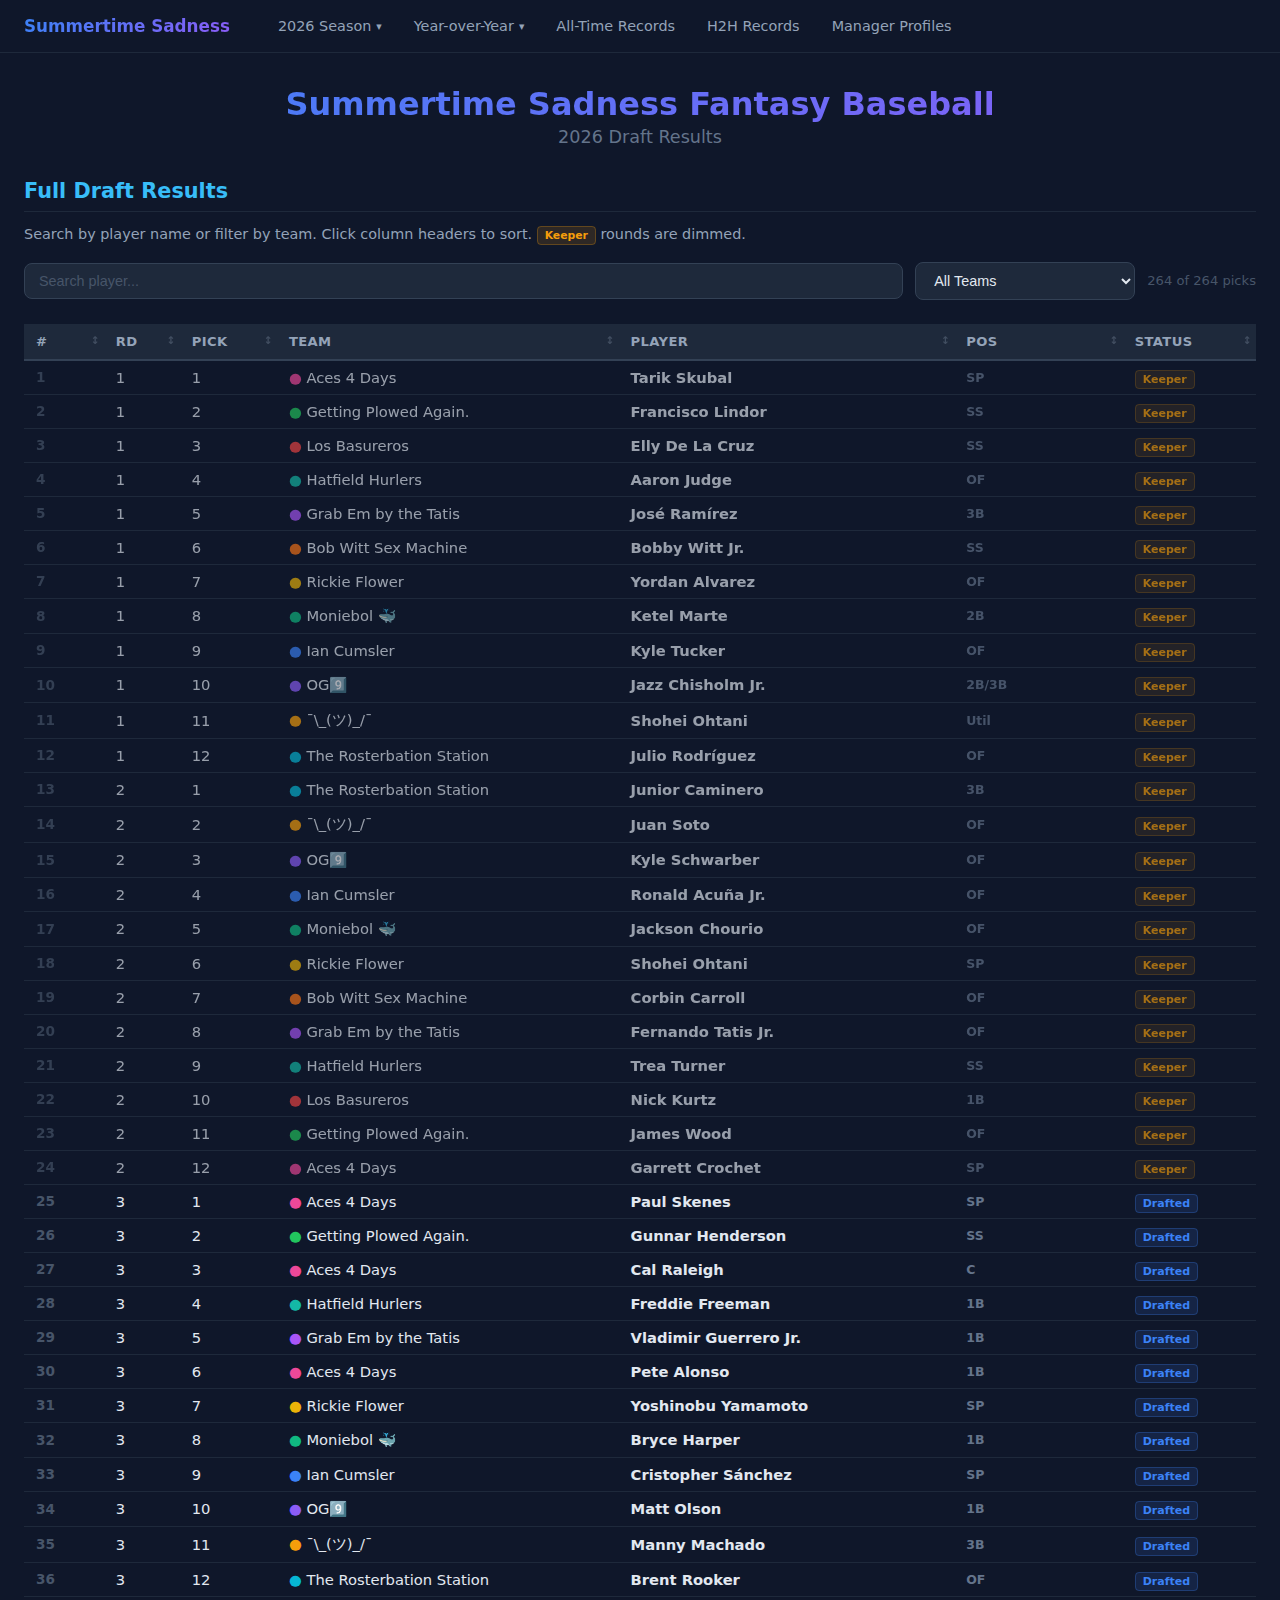
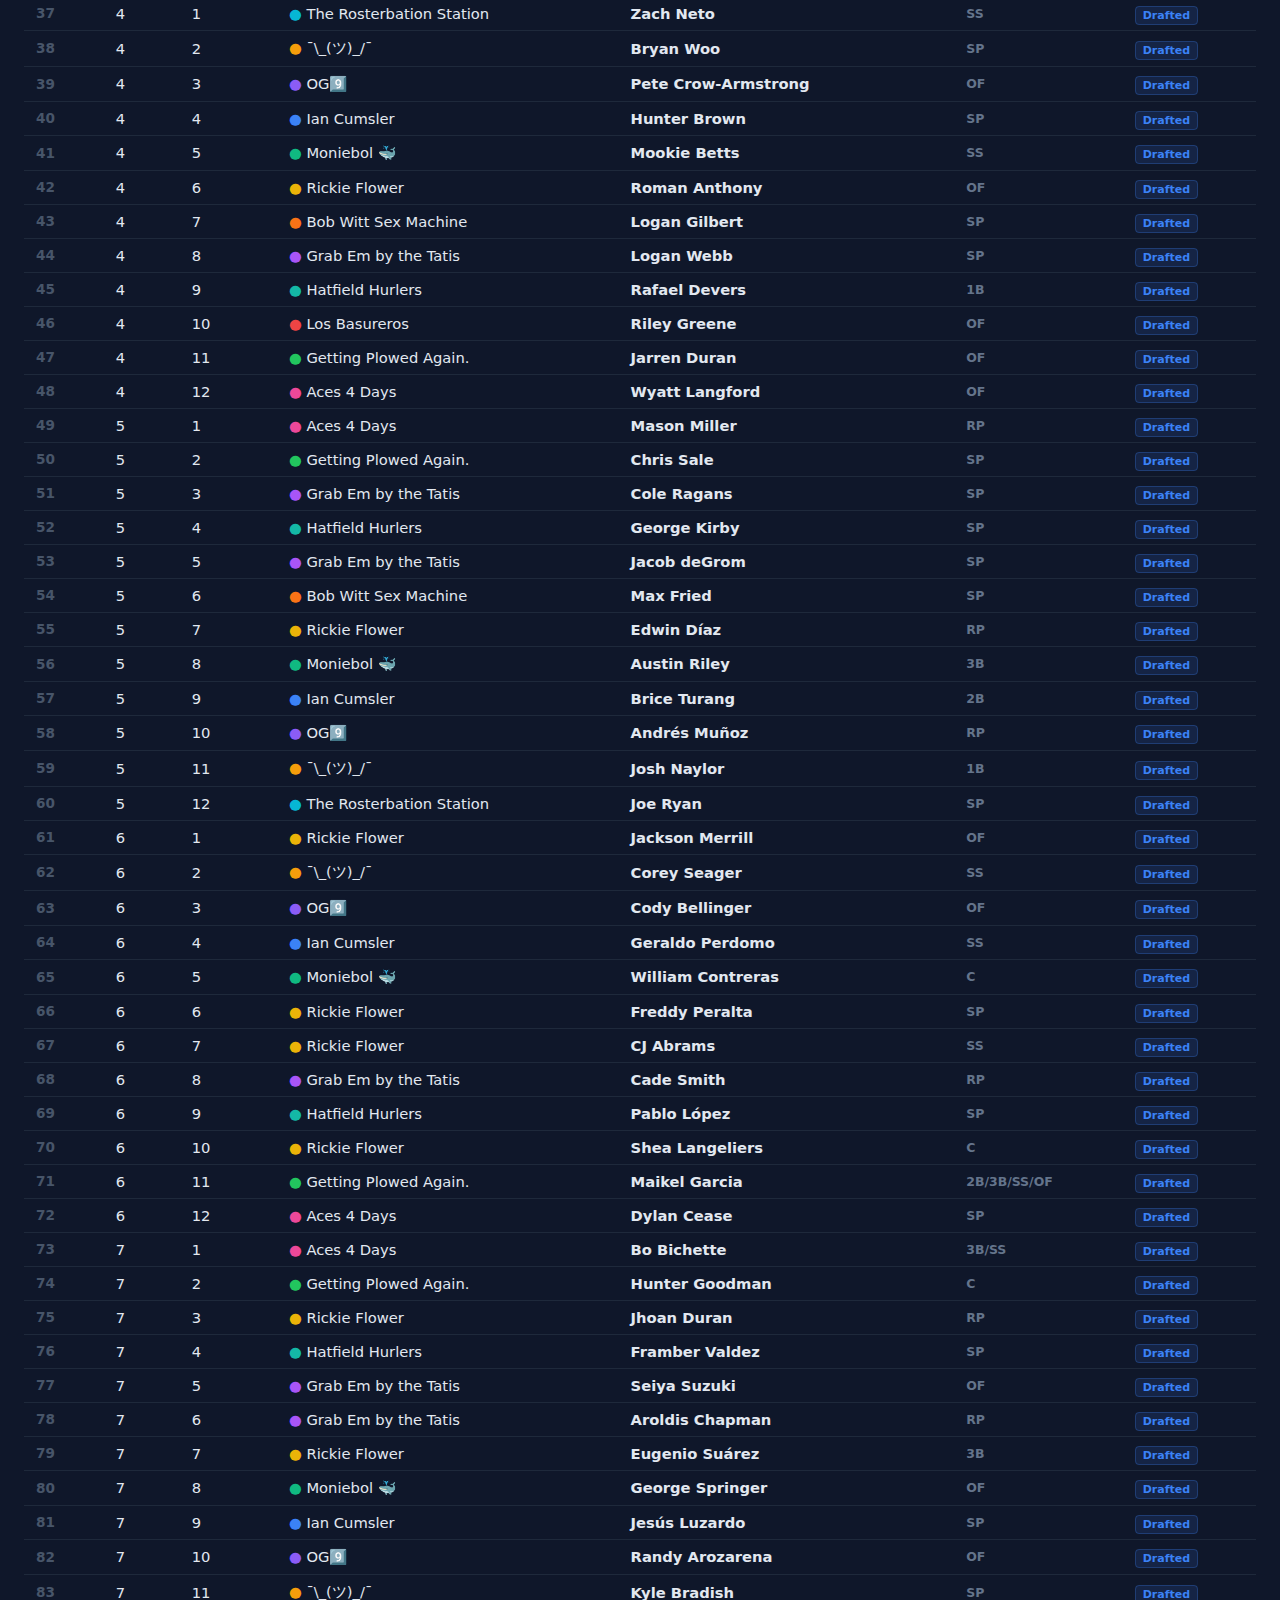
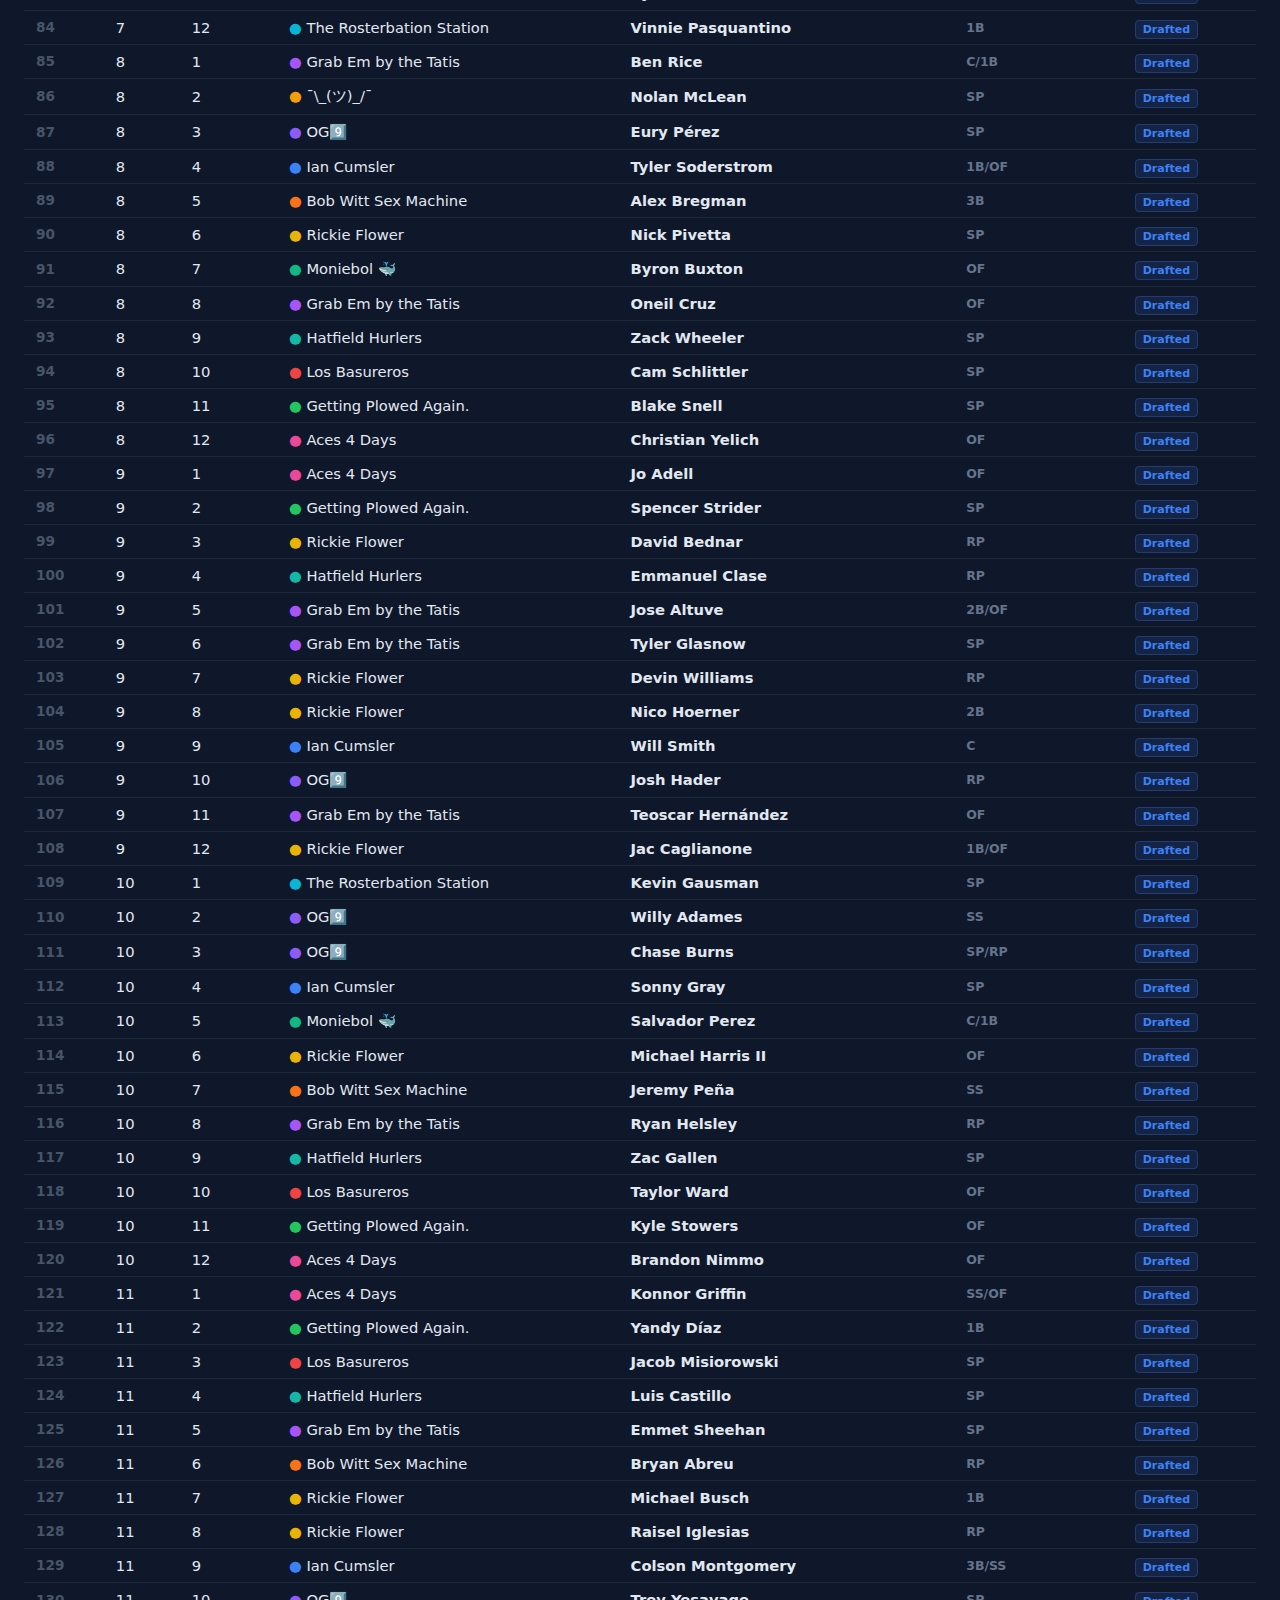
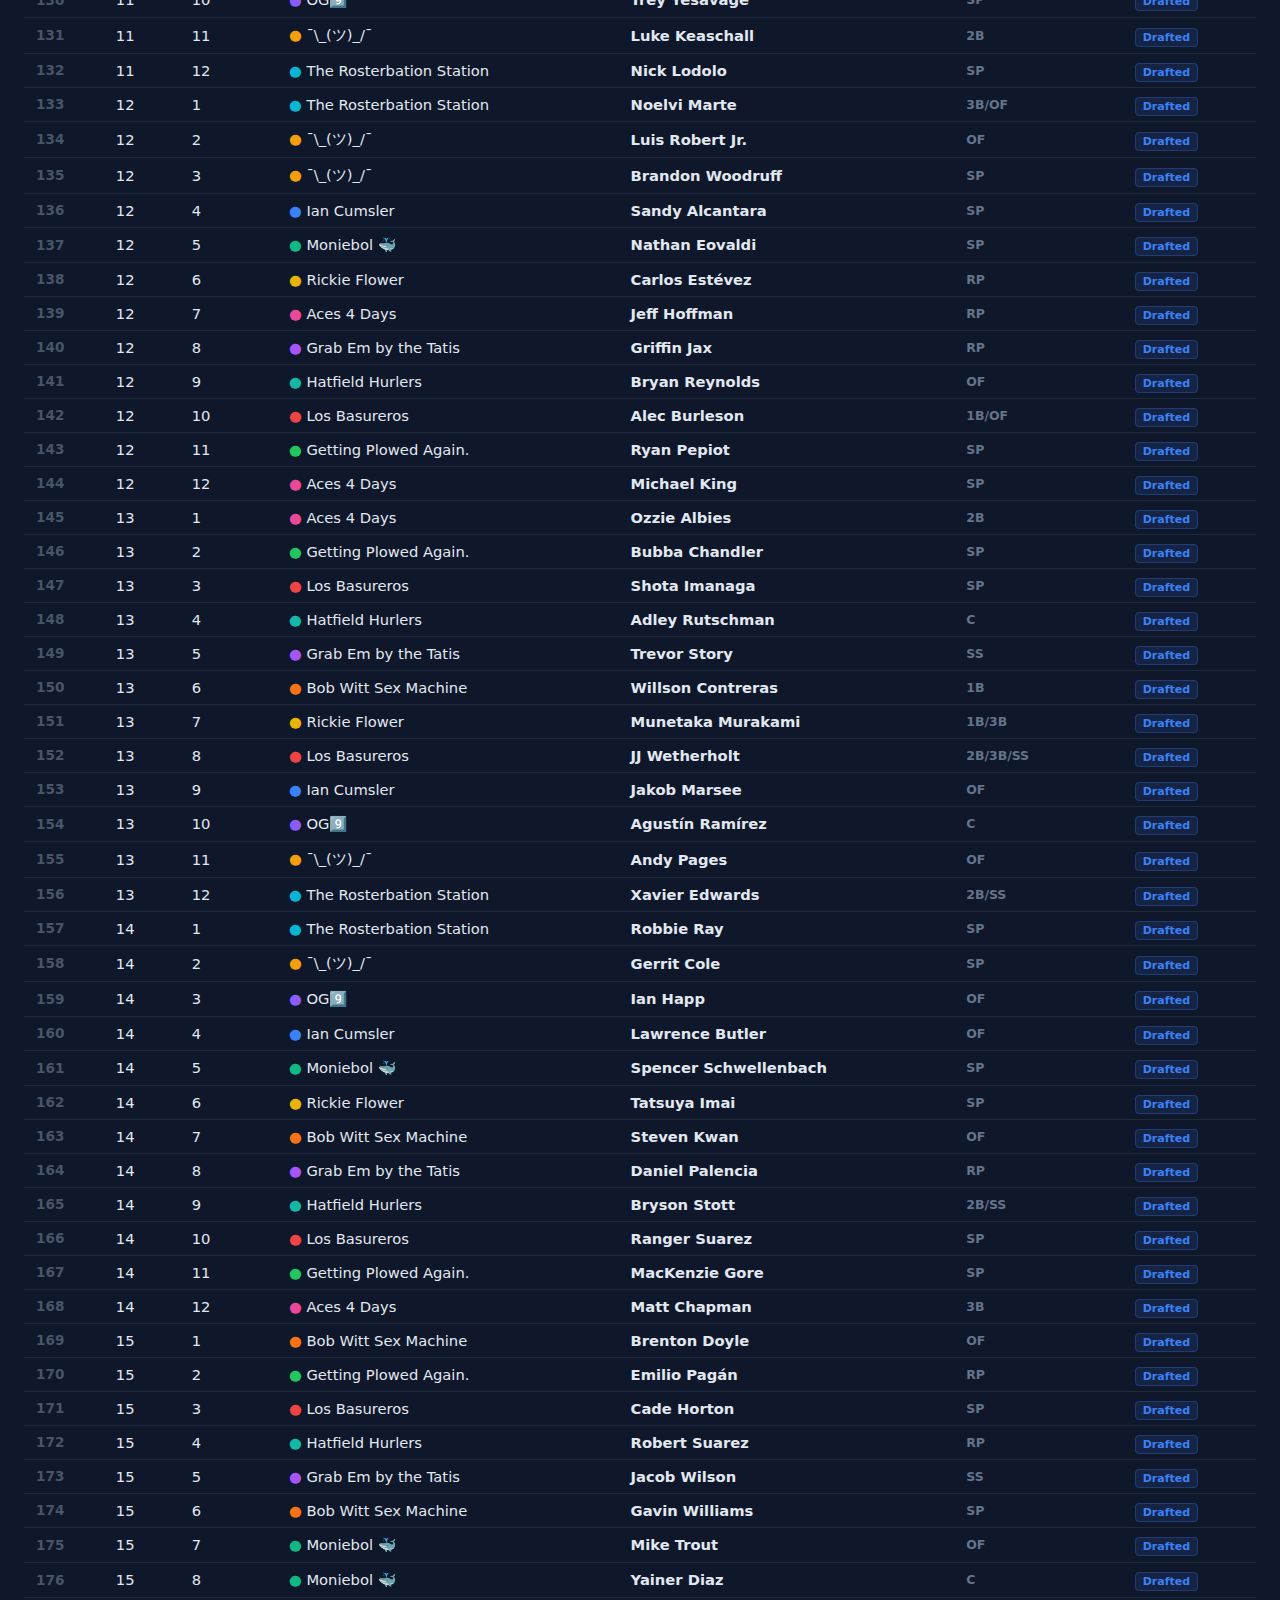
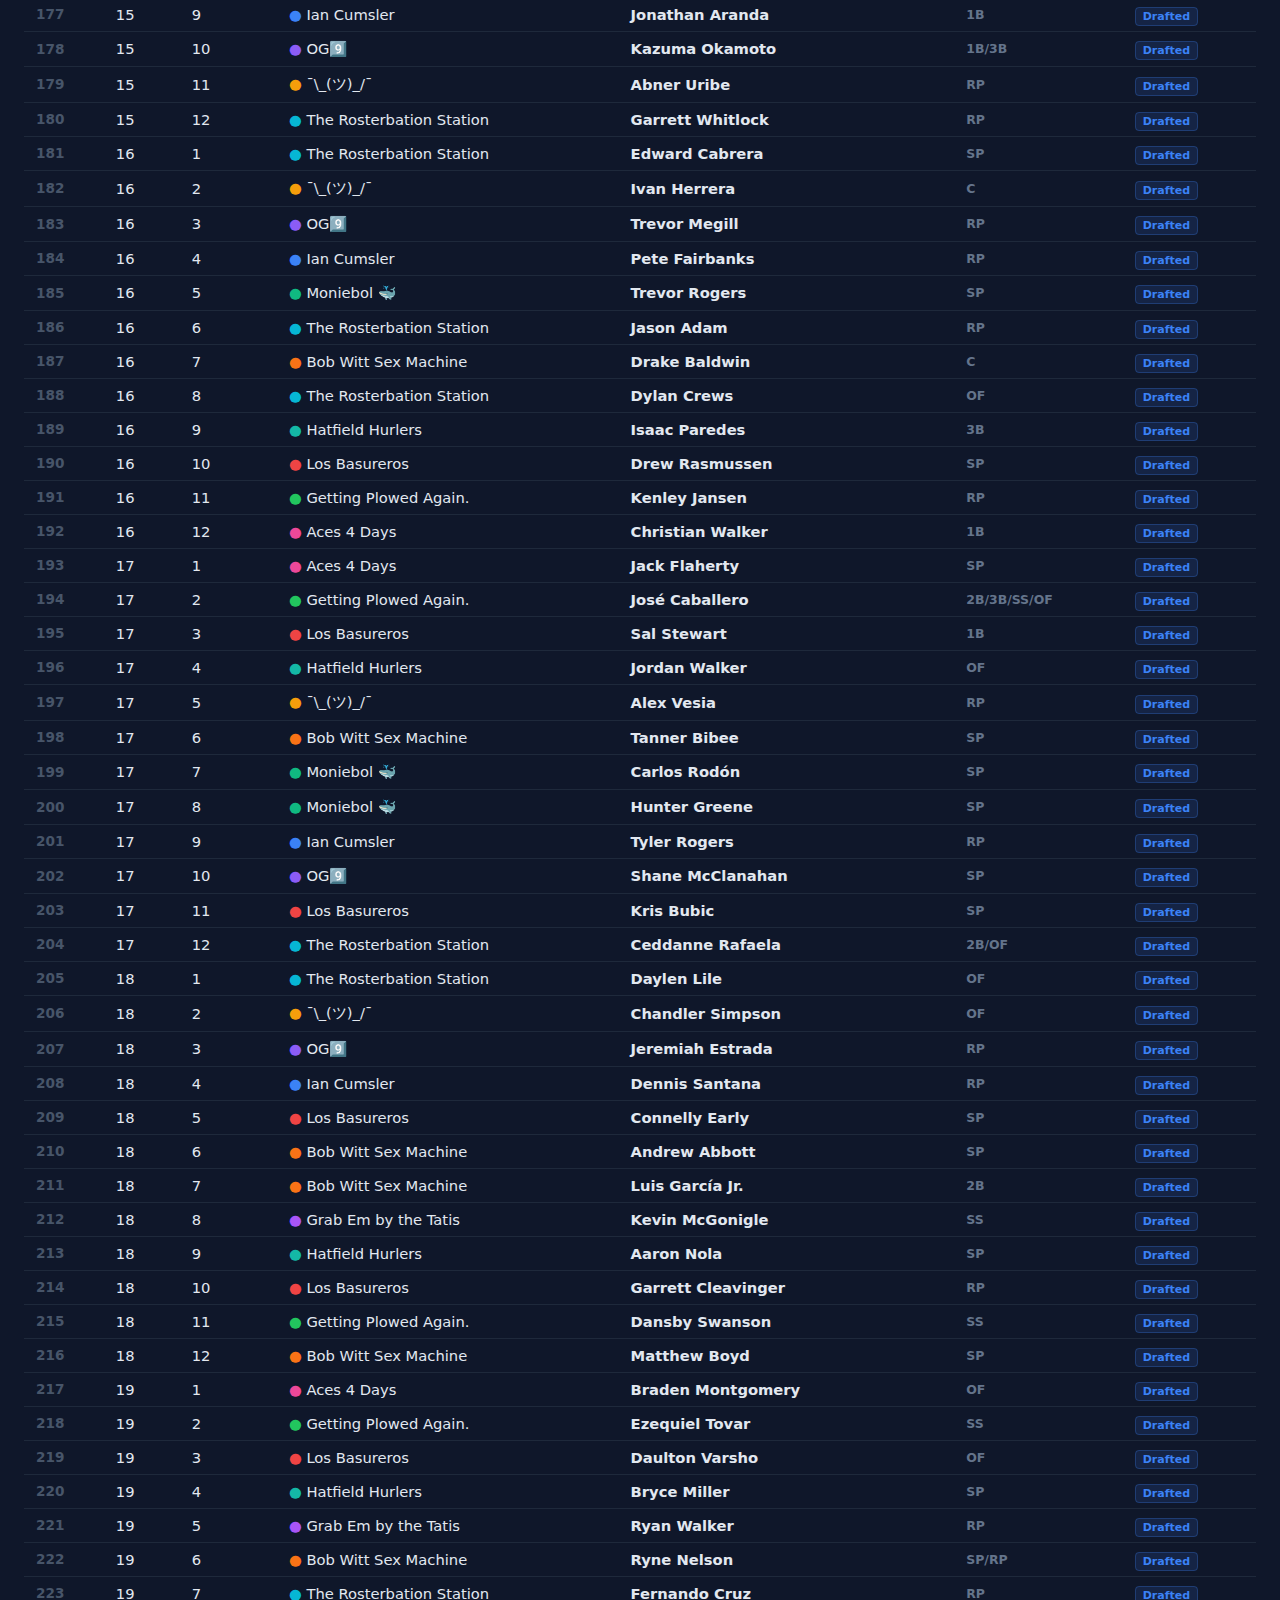
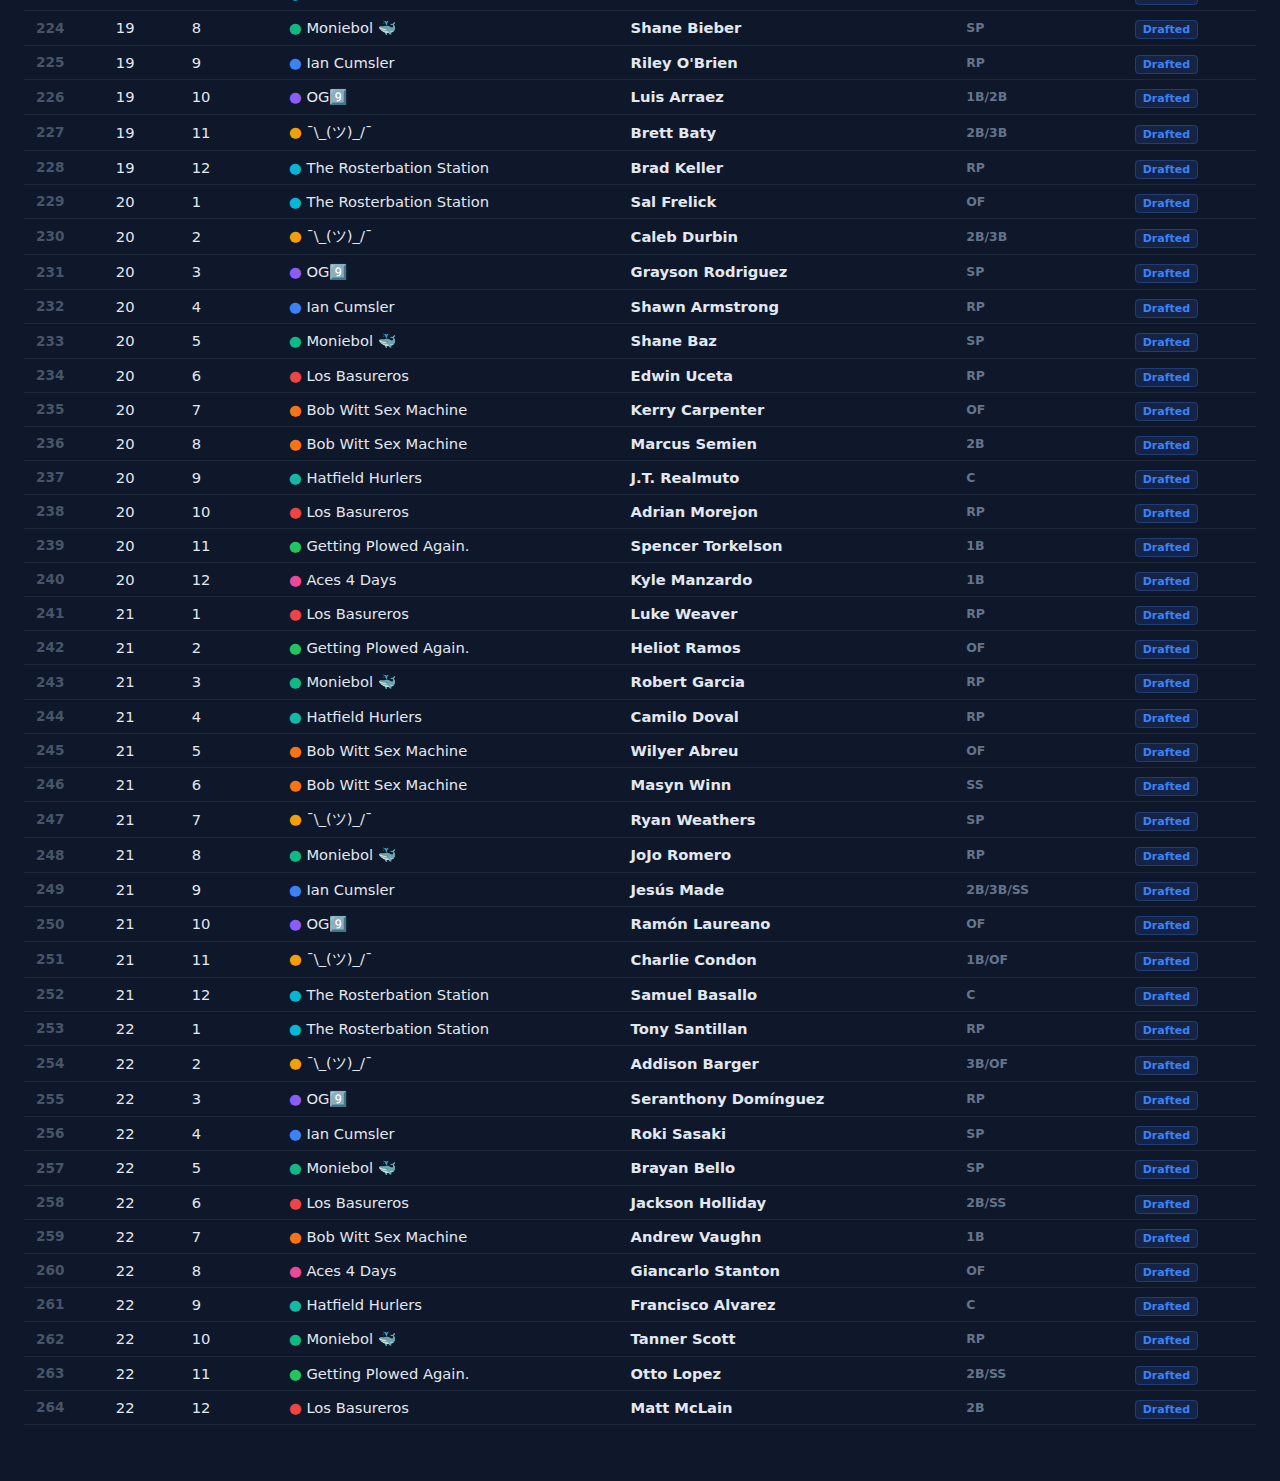
<file: docs/draft_results_2026.html>
<!DOCTYPE html>
<html lang="en">
<head>
<meta charset="UTF-8">
<meta name="viewport" content="width=device-width, initial-scale=1.0">
<link rel="icon" href="data:image/svg+xml,<svg xmlns='http://www.w3.org/2000/svg' viewBox='0 0 100 100'><text y='.9em' font-size='90'>&#x26be;</text></svg>">
<link rel="stylesheet" href="common.css">
<title>Summertime Sadness - 2026 Draft Results</title>
<style>
  /* Controls bar */
  .controls-bar {
    display: flex;
    flex-wrap: wrap;
    gap: 12px;
    align-items: center;
    margin-bottom: 24px;
  }
  .search-input {
    flex: 1;
    min-width: 200px;
    background: #1e293b;
    border: 1px solid #334155;
    border-radius: 8px;
    color: #e2e8f0;
    font-size: 0.9em;
    padding: 9px 14px;
    outline: none;
    transition: border-color 0.15s;
  }
  .search-input::placeholder { color: #475569; }
  .search-input:focus { border-color: #3b82f6; }
  .team-select {
    background: #1e293b;
    border: 1px solid #334155;
    border-radius: 8px;
    color: #e2e8f0;
    font-size: 0.9em;
    padding: 9px 14px;
    outline: none;
    cursor: pointer;
    min-width: 220px;
    transition: border-color 0.15s;
  }
  .team-select:focus { border-color: #3b82f6; }
  .results-count {
    color: #475569;
    font-size: 0.82em;
    white-space: nowrap;
  }

  /* Summary grid */
  .summary-grid {
    display: grid;
    grid-template-columns: repeat(auto-fill, minmax(200px, 1fr));
    gap: 12px;
    margin-bottom: 32px;
  }
  .summary-card {
    background: #1e293b;
    border: 1px solid #334155;
    border-radius: 10px;
    padding: 14px 16px;
  }
  .summary-team {
    font-size: 0.88em;
    font-weight: 700;
    color: #e2e8f0;
    margin-bottom: 10px;
    white-space: nowrap;
    overflow: hidden;
    text-overflow: ellipsis;
    padding-left: 10px;
  }
  .summary-stats {
    display: flex;
    gap: 12px;
    font-size: 0.8em;
  }
  .summary-stat { display: flex; flex-direction: column; align-items: center; }
  .summary-stat-val { font-size: 1.3em; font-weight: 800; }
  .summary-stat-lbl { color: #64748b; font-size: 0.85em; margin-top: 1px; }
  .stat-keeper { color: #f59e0b; }
  .stat-drafted { color: #3b82f6; }
  .stat-total { color: #e2e8f0; }

  /* Draft table */
  .badge-keeper {
    background: #f59e0b22;
    color: #f59e0b;
    border: 1px solid #f59e0b44;
    border-radius: 4px;
    padding: 2px 7px;
    font-size: 0.75em;
    font-weight: 700;
  }
  .badge-drafted {
    background: #3b82f622;
    color: #3b82f6;
    border: 1px solid #3b82f644;
    border-radius: 4px;
    padding: 2px 7px;
    font-size: 0.75em;
    font-weight: 700;
  }
  .pos-badge {
    font-size: 0.78em;
    color: #64748b;
    font-weight: 600;
  }
  .overall-num {
    color: #475569;
    font-size: 0.85em;
    font-weight: 700;
  }
  .player-name-cell {
    font-weight: 600;
    color: #e2e8f0;
  }
  td.team-dot { white-space: nowrap; }

  th.sortable { cursor: pointer; user-select: none; position: relative; padding-right: 16px; }
  th.sortable:hover { color: #e2e8f0; }
  th.sortable::after { content: '\2195'; position: absolute; right: 4px; opacity: 0.3; font-size: 0.8em; }
  th.sortable.asc::after { content: '\2191'; opacity: 0.9; }
  th.sortable.desc::after { content: '\2193'; opacity: 0.9; }

  .hidden-row { display: none; }

  .round-keeper-row td { opacity: 0.65; }

  .table-wrap { overflow-x: auto; -webkit-overflow-scrolling: touch; }

  /* ── Tablet (≤768px) ───────────────────────────────────────────────── */
  @media (max-width: 768px) {
    .controls-bar {
      flex-direction: column;
      align-items: stretch;
    }
    .search-input, .team-select {
      width: 100%;
      min-width: unset;
      font-size: 1em;
      padding: 11px 14px;
    }
    .results-count { text-align: right; }

    table th, table td { padding: 8px 6px; font-size: 0.83em; }
    .player-name-cell { font-size: 0.9em; }
    td.team-dot { font-size: 0.8em; }
  }

  /* ── Phone (≤480px) ────────────────────────────────────────────────── */
  @media (max-width: 480px) {
    h1 { font-size: 1.2em; }
    .page-subtitle { font-size: 0.9em; }
    h3 { font-size: 1em; }

    /* Hide less critical columns to keep the table scannable */
    .col-pick { display: none; }
    .col-overall { display: none; }

    table th, table td { padding: 7px 5px; font-size: 0.8em; }
    .badge-keeper, .badge-drafted { font-size: 0.7em; padding: 2px 5px; }
  }
</style>
</head>
<body>
<div id="nav"></div>
<script src="nav.js"></script>
<div class="container">
<h1>Summertime Sadness Fantasy Baseball</h1>
<p class="page-subtitle">2026 Draft Results</p>

<h3>Full Draft Results</h3>
<p class="section-desc">Search by player name or filter by team. Click column headers to sort. <span class="badge-keeper">Keeper</span> rounds are dimmed.</p>
<div class="controls-bar">
  <input type="text" class="search-input" id="playerSearch" placeholder="Search player...">
  <select class="team-select" id="teamSelect">
    <option value="">All Teams</option>
  </select>
  <span class="results-count" id="resultsCount"></span>
</div>
<div class="table-wrap">
<table id="draftTable">
  <thead>
    <tr>
      <th class="sortable col-overall" data-col="overall">#</th>
      <th class="sortable" data-col="round">Rd</th>
      <th class="sortable col-pick" data-col="pick">Pick</th>
      <th class="sortable" data-col="team">Team</th>
      <th class="sortable" data-col="player">Player</th>
      <th class="sortable" data-col="position">Pos</th>
      <th class="sortable" data-col="status">Status</th>
    </tr>
  </thead>
  <tbody id="draftBody"></tbody>
</table>
</div>
</div>

<script>
const TEAMS = {
  'A4D': { name: 'Aces 4 Days',               color: '#ec4899' },
  'GPA': { name: 'Getting Plowed Again.',      color: '#22c55e' },
  'LB':  { name: 'Los Basureros',              color: '#ef4444' },
  'HH':  { name: 'Hatfield Hurlers',           color: '#14b8a6' },
  'TAT': { name: 'Grab Em by the Tatis',       color: '#a855f7' },
  'BWS': { name: 'Bob Witt Sex Machine',       color: '#f97316' },
  'RF':  { name: 'Rickie Flower',              color: '#eab308' },
  'MON': { name: 'Moniebol \uD83D\uDC33',      color: '#10b981' },
  'IC':  { name: 'Ian Cumsler',                color: '#3b82f6' },
  'OG9': { name: 'OG9\uFE0F\u20E3',            color: '#8b5cf6' },
  'SHR': { name: '\u00AF\\_(ツ)_/\u00AF',      color: '#f59e0b' },
  'TRS': { name: 'The Rosterbation Station',   color: '#06b6d4' },
};

// [overall, round, pick, team_key, player, position, isKeeper(0=Drafted,1=Keeper)]
const PICKS = [
[1,1,1,'A4D','Tarik Skubal','SP',1],
[2,1,2,'GPA','Francisco Lindor','SS',1],
[3,1,3,'LB','Elly De La Cruz','SS',1],
[4,1,4,'HH','Aaron Judge','OF',1],
[5,1,5,'TAT','Jos\u00E9 Ram\u00EDrez','3B',1],
[6,1,6,'BWS','Bobby Witt Jr.','SS',1],
[7,1,7,'RF','Yordan Alvarez','OF',1],
[8,1,8,'MON','Ketel Marte','2B',1],
[9,1,9,'IC','Kyle Tucker','OF',1],
[10,1,10,'OG9','Jazz Chisholm Jr.','2B/3B',1],
[11,1,11,'SHR','Shohei Ohtani','Util',1],
[12,1,12,'TRS','Julio Rodr\u00EDguez','OF',1],
[13,2,1,'TRS','Junior Caminero','3B',1],
[14,2,2,'SHR','Juan Soto','OF',1],
[15,2,3,'OG9','Kyle Schwarber','OF',1],
[16,2,4,'IC','Ronald Acu\u00F1a Jr.','OF',1],
[17,2,5,'MON','Jackson Chourio','OF',1],
[18,2,6,'RF','Shohei Ohtani','SP',1],
[19,2,7,'BWS','Corbin Carroll','OF',1],
[20,2,8,'TAT','Fernando Tatis Jr.','OF',1],
[21,2,9,'HH','Trea Turner','SS',1],
[22,2,10,'LB','Nick Kurtz','1B',1],
[23,2,11,'GPA','James Wood','OF',1],
[24,2,12,'A4D','Garrett Crochet','SP',1],
[25,3,1,'A4D','Paul Skenes','SP',0],
[26,3,2,'GPA','Gunnar Henderson','SS',0],
[27,3,3,'A4D','Cal Raleigh','C',0],
[28,3,4,'HH','Freddie Freeman','1B',0],
[29,3,5,'TAT','Vladimir Guerrero Jr.','1B',0],
[30,3,6,'A4D','Pete Alonso','1B',0],
[31,3,7,'RF','Yoshinobu Yamamoto','SP',0],
[32,3,8,'MON','Bryce Harper','1B',0],
[33,3,9,'IC','Cristopher S\u00E1nchez','SP',0],
[34,3,10,'OG9','Matt Olson','1B',0],
[35,3,11,'SHR','Manny Machado','3B',0],
[36,3,12,'TRS','Brent Rooker','OF',0],
[37,4,1,'TRS','Zach Neto','SS',0],
[38,4,2,'SHR','Bryan Woo','SP',0],
[39,4,3,'OG9','Pete Crow-Armstrong','OF',0],
[40,4,4,'IC','Hunter Brown','SP',0],
[41,4,5,'MON','Mookie Betts','SS',0],
[42,4,6,'RF','Roman Anthony','OF',0],
[43,4,7,'BWS','Logan Gilbert','SP',0],
[44,4,8,'TAT','Logan Webb','SP',0],
[45,4,9,'HH','Rafael Devers','1B',0],
[46,4,10,'LB','Riley Greene','OF',0],
[47,4,11,'GPA','Jarren Duran','OF',0],
[48,4,12,'A4D','Wyatt Langford','OF',0],
[49,5,1,'A4D','Mason Miller','RP',0],
[50,5,2,'GPA','Chris Sale','SP',0],
[51,5,3,'TAT','Cole Ragans','SP',0],
[52,5,4,'HH','George Kirby','SP',0],
[53,5,5,'TAT','Jacob deGrom','SP',0],
[54,5,6,'BWS','Max Fried','SP',0],
[55,5,7,'RF','Edwin D\u00EDaz','RP',0],
[56,5,8,'MON','Austin Riley','3B',0],
[57,5,9,'IC','Brice Turang','2B',0],
[58,5,10,'OG9','Andr\u00E9s Mu\u00F1oz','RP',0],
[59,5,11,'SHR','Josh Naylor','1B',0],
[60,5,12,'TRS','Joe Ryan','SP',0],
[61,6,1,'RF','Jackson Merrill','OF',0],
[62,6,2,'SHR','Corey Seager','SS',0],
[63,6,3,'OG9','Cody Bellinger','OF',0],
[64,6,4,'IC','Geraldo Perdomo','SS',0],
[65,6,5,'MON','William Contreras','C',0],
[66,6,6,'RF','Freddy Peralta','SP',0],
[67,6,7,'RF','CJ Abrams','SS',0],
[68,6,8,'TAT','Cade Smith','RP',0],
[69,6,9,'HH','Pablo L\u00F3pez','SP',0],
[70,6,10,'RF','Shea Langeliers','C',0],
[71,6,11,'GPA','Maikel Garcia','2B/3B/SS/OF',0],
[72,6,12,'A4D','Dylan Cease','SP',0],
[73,7,1,'A4D','Bo Bichette','3B/SS',0],
[74,7,2,'GPA','Hunter Goodman','C',0],
[75,7,3,'RF','Jhoan Duran','RP',0],
[76,7,4,'HH','Framber Valdez','SP',0],
[77,7,5,'TAT','Seiya Suzuki','OF',0],
[78,7,6,'TAT','Aroldis Chapman','RP',0],
[79,7,7,'RF','Eugenio Su\u00E1rez','3B',0],
[80,7,8,'MON','George Springer','OF',0],
[81,7,9,'IC','Jes\u00FAs Luzardo','SP',0],
[82,7,10,'OG9','Randy Arozarena','OF',0],
[83,7,11,'SHR','Kyle Bradish','SP',0],
[84,7,12,'TRS','Vinnie Pasquantino','1B',0],
[85,8,1,'TAT','Ben Rice','C/1B',0],
[86,8,2,'SHR','Nolan McLean','SP',0],
[87,8,3,'OG9','Eury P\u00E9rez','SP',0],
[88,8,4,'IC','Tyler Soderstrom','1B/OF',0],
[89,8,5,'BWS','Alex Bregman','3B',0],
[90,8,6,'RF','Nick Pivetta','SP',0],
[91,8,7,'MON','Byron Buxton','OF',0],
[92,8,8,'TAT','Oneil Cruz','OF',0],
[93,8,9,'HH','Zack Wheeler','SP',0],
[94,8,10,'LB','Cam Schlittler','SP',0],
[95,8,11,'GPA','Blake Snell','SP',0],
[96,8,12,'A4D','Christian Yelich','OF',0],
[97,9,1,'A4D','Jo Adell','OF',0],
[98,9,2,'GPA','Spencer Strider','SP',0],
[99,9,3,'RF','David Bednar','RP',0],
[100,9,4,'HH','Emmanuel Clase','RP',0],
[101,9,5,'TAT','Jose Altuve','2B/OF',0],
[102,9,6,'TAT','Tyler Glasnow','SP',0],
[103,9,7,'RF','Devin Williams','RP',0],
[104,9,8,'RF','Nico Hoerner','2B',0],
[105,9,9,'IC','Will Smith','C',0],
[106,9,10,'OG9','Josh Hader','RP',0],
[107,9,11,'TAT','Teoscar Hern\u00E1ndez','OF',0],
[108,9,12,'RF','Jac Caglianone','1B/OF',0],
[109,10,1,'TRS','Kevin Gausman','SP',0],
[110,10,2,'OG9','Willy Adames','SS',0],
[111,10,3,'OG9','Chase Burns','SP/RP',0],
[112,10,4,'IC','Sonny Gray','SP',0],
[113,10,5,'MON','Salvador Perez','C/1B',0],
[114,10,6,'RF','Michael Harris II','OF',0],
[115,10,7,'BWS','Jeremy Pe\u00F1a','SS',0],
[116,10,8,'TAT','Ryan Helsley','RP',0],
[117,10,9,'HH','Zac Gallen','SP',0],
[118,10,10,'LB','Taylor Ward','OF',0],
[119,10,11,'GPA','Kyle Stowers','OF',0],
[120,10,12,'A4D','Brandon Nimmo','OF',0],
[121,11,1,'A4D','Konnor Griffin','SS/OF',0],
[122,11,2,'GPA','Yandy D\u00EDaz','1B',0],
[123,11,3,'LB','Jacob Misiorowski','SP',0],
[124,11,4,'HH','Luis Castillo','SP',0],
[125,11,5,'TAT','Emmet Sheehan','SP',0],
[126,11,6,'BWS','Bryan Abreu','RP',0],
[127,11,7,'RF','Michael Busch','1B',0],
[128,11,8,'RF','Raisel Iglesias','RP',0],
[129,11,9,'IC','Colson Montgomery','3B/SS',0],
[130,11,10,'OG9','Trey Yesavage','SP',0],
[131,11,11,'SHR','Luke Keaschall','2B',0],
[132,11,12,'TRS','Nick Lodolo','SP',0],
[133,12,1,'TRS','Noelvi Marte','3B/OF',0],
[134,12,2,'SHR','Luis Robert Jr.','OF',0],
[135,12,3,'SHR','Brandon Woodruff','SP',0],
[136,12,4,'IC','Sandy Alcantara','SP',0],
[137,12,5,'MON','Nathan Eovaldi','SP',0],
[138,12,6,'RF','Carlos Est\u00E9vez','RP',0],
[139,12,7,'A4D','Jeff Hoffman','RP',0],
[140,12,8,'TAT','Griffin Jax','RP',0],
[141,12,9,'HH','Bryan Reynolds','OF',0],
[142,12,10,'LB','Alec Burleson','1B/OF',0],
[143,12,11,'GPA','Ryan Pepiot','SP',0],
[144,12,12,'A4D','Michael King','SP',0],
[145,13,1,'A4D','Ozzie Albies','2B',0],
[146,13,2,'GPA','Bubba Chandler','SP',0],
[147,13,3,'LB','Shota Imanaga','SP',0],
[148,13,4,'HH','Adley Rutschman','C',0],
[149,13,5,'TAT','Trevor Story','SS',0],
[150,13,6,'BWS','Willson Contreras','1B',0],
[151,13,7,'RF','Munetaka Murakami','1B/3B',0],
[152,13,8,'LB','JJ Wetherholt','2B/3B/SS',0],
[153,13,9,'IC','Jakob Marsee','OF',0],
[154,13,10,'OG9','Agust\u00EDn Ram\u00EDrez','C',0],
[155,13,11,'SHR','Andy Pages','OF',0],
[156,13,12,'TRS','Xavier Edwards','2B/SS',0],
[157,14,1,'TRS','Robbie Ray','SP',0],
[158,14,2,'SHR','Gerrit Cole','SP',0],
[159,14,3,'OG9','Ian Happ','OF',0],
[160,14,4,'IC','Lawrence Butler','OF',0],
[161,14,5,'MON','Spencer Schwellenbach','SP',0],
[162,14,6,'RF','Tatsuya Imai','SP',0],
[163,14,7,'BWS','Steven Kwan','OF',0],
[164,14,8,'TAT','Daniel Palencia','RP',0],
[165,14,9,'HH','Bryson Stott','2B/SS',0],
[166,14,10,'LB','Ranger Suarez','SP',0],
[167,14,11,'GPA','MacKenzie Gore','SP',0],
[168,14,12,'A4D','Matt Chapman','3B',0],
[169,15,1,'BWS','Brenton Doyle','OF',0],
[170,15,2,'GPA','Emilio Pag\u00E1n','RP',0],
[171,15,3,'LB','Cade Horton','SP',0],
[172,15,4,'HH','Robert Suarez','RP',0],
[173,15,5,'TAT','Jacob Wilson','SS',0],
[174,15,6,'BWS','Gavin Williams','SP',0],
[175,15,7,'MON','Mike Trout','OF',0],
[176,15,8,'MON','Yainer Diaz','C',0],
[177,15,9,'IC','Jonathan Aranda','1B',0],
[178,15,10,'OG9','Kazuma Okamoto','1B/3B',0],
[179,15,11,'SHR','Abner Uribe','RP',0],
[180,15,12,'TRS','Garrett Whitlock','RP',0],
[181,16,1,'TRS','Edward Cabrera','SP',0],
[182,16,2,'SHR','Ivan Herrera','C',0],
[183,16,3,'OG9','Trevor Megill','RP',0],
[184,16,4,'IC','Pete Fairbanks','RP',0],
[185,16,5,'MON','Trevor Rogers','SP',0],
[186,16,6,'TRS','Jason Adam','RP',0],
[187,16,7,'BWS','Drake Baldwin','C',0],
[188,16,8,'TRS','Dylan Crews','OF',0],
[189,16,9,'HH','Isaac Paredes','3B',0],
[190,16,10,'LB','Drew Rasmussen','SP',0],
[191,16,11,'GPA','Kenley Jansen','RP',0],
[192,16,12,'A4D','Christian Walker','1B',0],
[193,17,1,'A4D','Jack Flaherty','SP',0],
[194,17,2,'GPA','Jos\u00E9 Caballero','2B/3B/SS/OF',0],
[195,17,3,'LB','Sal Stewart','1B',0],
[196,17,4,'HH','Jordan Walker','OF',0],
[197,17,5,'SHR','Alex Vesia','RP',0],
[198,17,6,'BWS','Tanner Bibee','SP',0],
[199,17,7,'MON','Carlos Rod\u00F3n','SP',0],
[200,17,8,'MON','Hunter Greene','SP',0],
[201,17,9,'IC','Tyler Rogers','RP',0],
[202,17,10,'OG9','Shane McClanahan','SP',0],
[203,17,11,'LB','Kris Bubic','SP',0],
[204,17,12,'TRS','Ceddanne Rafaela','2B/OF',0],
[205,18,1,'TRS','Daylen Lile','OF',0],
[206,18,2,'SHR','Chandler Simpson','OF',0],
[207,18,3,'OG9','Jeremiah Estrada','RP',0],
[208,18,4,'IC','Dennis Santana','RP',0],
[209,18,5,'LB','Connelly Early','SP',0],
[210,18,6,'BWS','Andrew Abbott','SP',0],
[211,18,7,'BWS','Luis Garc\u00EDa Jr.','2B',0],
[212,18,8,'TAT','Kevin McGonigle','SS',0],
[213,18,9,'HH','Aaron Nola','SP',0],
[214,18,10,'LB','Garrett Cleavinger','RP',0],
[215,18,11,'GPA','Dansby Swanson','SS',0],
[216,18,12,'BWS','Matthew Boyd','SP',0],
[217,19,1,'A4D','Braden Montgomery','OF',0],
[218,19,2,'GPA','Ezequiel Tovar','SS',0],
[219,19,3,'LB','Daulton Varsho','OF',0],
[220,19,4,'HH','Bryce Miller','SP',0],
[221,19,5,'TAT','Ryan Walker','RP',0],
[222,19,6,'BWS','Ryne Nelson','SP/RP',0],
[223,19,7,'TRS','Fernando Cruz','RP',0],
[224,19,8,'MON','Shane Bieber','SP',0],
[225,19,9,'IC','Riley O\'Brien','RP',0],
[226,19,10,'OG9','Luis Arraez','1B/2B',0],
[227,19,11,'SHR','Brett Baty','2B/3B',0],
[228,19,12,'TRS','Brad Keller','RP',0],
[229,20,1,'TRS','Sal Frelick','OF',0],
[230,20,2,'SHR','Caleb Durbin','2B/3B',0],
[231,20,3,'OG9','Grayson Rodriguez','SP',0],
[232,20,4,'IC','Shawn Armstrong','RP',0],
[233,20,5,'MON','Shane Baz','SP',0],
[234,20,6,'LB','Edwin Uceta','RP',0],
[235,20,7,'BWS','Kerry Carpenter','OF',0],
[236,20,8,'BWS','Marcus Semien','2B',0],
[237,20,9,'HH','J.T. Realmuto','C',0],
[238,20,10,'LB','Adrian Morejon','RP',0],
[239,20,11,'GPA','Spencer Torkelson','1B',0],
[240,20,12,'A4D','Kyle Manzardo','1B',0],
[241,21,1,'LB','Luke Weaver','RP',0],
[242,21,2,'GPA','Heliot Ramos','OF',0],
[243,21,3,'MON','Robert Garcia','RP',0],
[244,21,4,'HH','Camilo Doval','RP',0],
[245,21,5,'BWS','Wilyer Abreu','OF',0],
[246,21,6,'BWS','Masyn Winn','SS',0],
[247,21,7,'SHR','Ryan Weathers','SP',0],
[248,21,8,'MON','JoJo Romero','RP',0],
[249,21,9,'IC','Jes\u00FAs Made','2B/3B/SS',0],
[250,21,10,'OG9','Ram\u00F3n Laureano','OF',0],
[251,21,11,'SHR','Charlie Condon','1B/OF',0],
[252,21,12,'TRS','Samuel Basallo','C',0],
[253,22,1,'TRS','Tony Santillan','RP',0],
[254,22,2,'SHR','Addison Barger','3B/OF',0],
[255,22,3,'OG9','Seranthony Dom\u00EDnguez','RP',0],
[256,22,4,'IC','Roki Sasaki','SP',0],
[257,22,5,'MON','Brayan Bello','SP',0],
[258,22,6,'LB','Jackson Holliday','2B/SS',0],
[259,22,7,'BWS','Andrew Vaughn','1B',0],
[260,22,8,'A4D','Giancarlo Stanton','OF',0],
[261,22,9,'HH','Francisco Alvarez','C',0],
[262,22,10,'MON','Tanner Scott','RP',0],
[263,22,11,'GPA','Otto Lopez','2B/SS',0],
[264,22,12,'LB','Matt McLain','2B',0],
];

// ── Build data objects ──────────────────────────────────────────────────────
const data = PICKS.map(function(p) {
  return {
    overall: p[0], round: p[1], pick: p[2],
    teamKey: p[3], team: TEAMS[p[3]].name, color: TEAMS[p[3]].color,
    player: p[4], position: p[5], isKeeper: p[6] === 1
  };
});

// ── Team summary ────────────────────────────────────────────────────────────
function buildSummary() {
  const grid = document.getElementById('summaryGrid');
  const teamOrder = Object.keys(TEAMS);
  grid.innerHTML = teamOrder.map(function(key) {
    const t = TEAMS[key];
    const picks = data.filter(function(d) { return d.teamKey === key; });
    const keepers = picks.filter(function(d) { return d.isKeeper; }).length;
    const drafted = picks.filter(function(d) { return !d.isKeeper; }).length;
    return '<div class="summary-card" style="border-top:3px solid ' + t.color + '">' +
      '<div class="summary-team" style="border-left:3px solid ' + t.color + '">' + t.name + '</div>' +
      '<div class="summary-stats">' +
        '<div class="summary-stat"><span class="summary-stat-val stat-keeper">' + keepers + '</span><span class="summary-stat-lbl">Keepers</span></div>' +
        '<div class="summary-stat"><span class="summary-stat-val stat-drafted">' + drafted + '</span><span class="summary-stat-lbl">Drafted</span></div>' +
        '<div class="summary-stat"><span class="summary-stat-val stat-total">' + picks.length + '</span><span class="summary-stat-lbl">Total</span></div>' +
      '</div>' +
    '</div>';
  }).join('');
}

// ── Team dropdown ────────────────────────────────────────────────────────────
function buildTeamDropdown() {
  const sel = document.getElementById('teamSelect');
  Object.keys(TEAMS).forEach(function(key) {
    const opt = document.createElement('option');
    opt.value = key;
    opt.textContent = TEAMS[key].name;
    sel.appendChild(opt);
  });
}

// ── Table render ─────────────────────────────────────────────────────────────
let currentData = data.slice();
let sortCol = 'overall';
let sortDir = 1;

function stripAccents(str) {
  return str.normalize('NFD').replace(/[\u0300-\u036f]/g, '');
}

function getFiltered() {
  const query = stripAccents(document.getElementById('playerSearch').value.trim().toLowerCase());
  const teamKey = document.getElementById('teamSelect').value;
  return currentData.filter(function(d) {
    const matchTeam = !teamKey || d.teamKey === teamKey;
    const matchPlayer = !query || stripAccents(d.player.toLowerCase()).includes(query);
    return matchTeam && matchPlayer;
  });
}

function renderTable() {
  const filtered = getFiltered();
  const tbody = document.getElementById('draftBody');
  const count = document.getElementById('resultsCount');
  count.textContent = filtered.length + ' of 264 picks';

  // Highlight search term
  const query = document.getElementById('playerSearch').value.trim().toLowerCase();

  tbody.innerHTML = filtered.map(function(d) {
    const badge = d.isKeeper
      ? '<span class="badge-keeper">Keeper</span>'
      : '<span class="badge-drafted">Drafted</span>';
    const rowClass = d.isKeeper ? ' class="round-keeper-row"' : '';

    let playerDisplay = d.player;
    if (query && stripAccents(d.player.toLowerCase()).includes(query)) {
      const idx = stripAccents(d.player.toLowerCase()).indexOf(query);
      playerDisplay = d.player.slice(0, idx) +
        '<mark style="background:#f59e0b33;color:#f59e0b;border-radius:2px;">' +
        d.player.slice(idx, idx + query.length) + '</mark>' +
        d.player.slice(idx + query.length);
    }

    return '<tr' + rowClass + '>' +
      '<td class="overall-num col-overall">' + d.overall + '</td>' +
      '<td>' + d.round + '</td>' +
      '<td class="col-pick">' + d.pick + '</td>' +
      '<td class="team-dot"><span style="color:' + d.color + '">&#9679;</span> ' + d.team + '</td>' +
      '<td class="player-name-cell">' + playerDisplay + '</td>' +
      '<td class="pos-badge">' + d.position + '</td>' +
      '<td>' + badge + '</td>' +
    '</tr>';
  }).join('');
}

// ── Sorting ───────────────────────────────────────────────────────────────────
document.addEventListener('DOMContentLoaded', function() {
  buildTeamDropdown();
  renderTable();

  document.getElementById('playerSearch').addEventListener('input', renderTable);
  document.getElementById('teamSelect').addEventListener('change', renderTable);

  document.querySelectorAll('th.sortable').forEach(function(th) {
    th.addEventListener('click', function() {
      const col = th.dataset.col;
      if (sortCol === col) {
        sortDir *= -1;
      } else {
        sortCol = col;
        sortDir = 1;
      }
      document.querySelectorAll('th.sortable').forEach(function(h) {
        h.classList.remove('asc', 'desc');
      });
      th.classList.add(sortDir === 1 ? 'asc' : 'desc');

      currentData.sort(function(a, b) {
        let va = a[col], vb = b[col];
        if (typeof va === 'string') va = va.toLowerCase();
        if (typeof vb === 'string') vb = vb.toLowerCase();
        if (va < vb) return -1 * sortDir;
        if (va > vb) return 1 * sortDir;
        return 0;
      });
      renderTable();
    });
  });
});
</script>
</body>
</html>
</file>
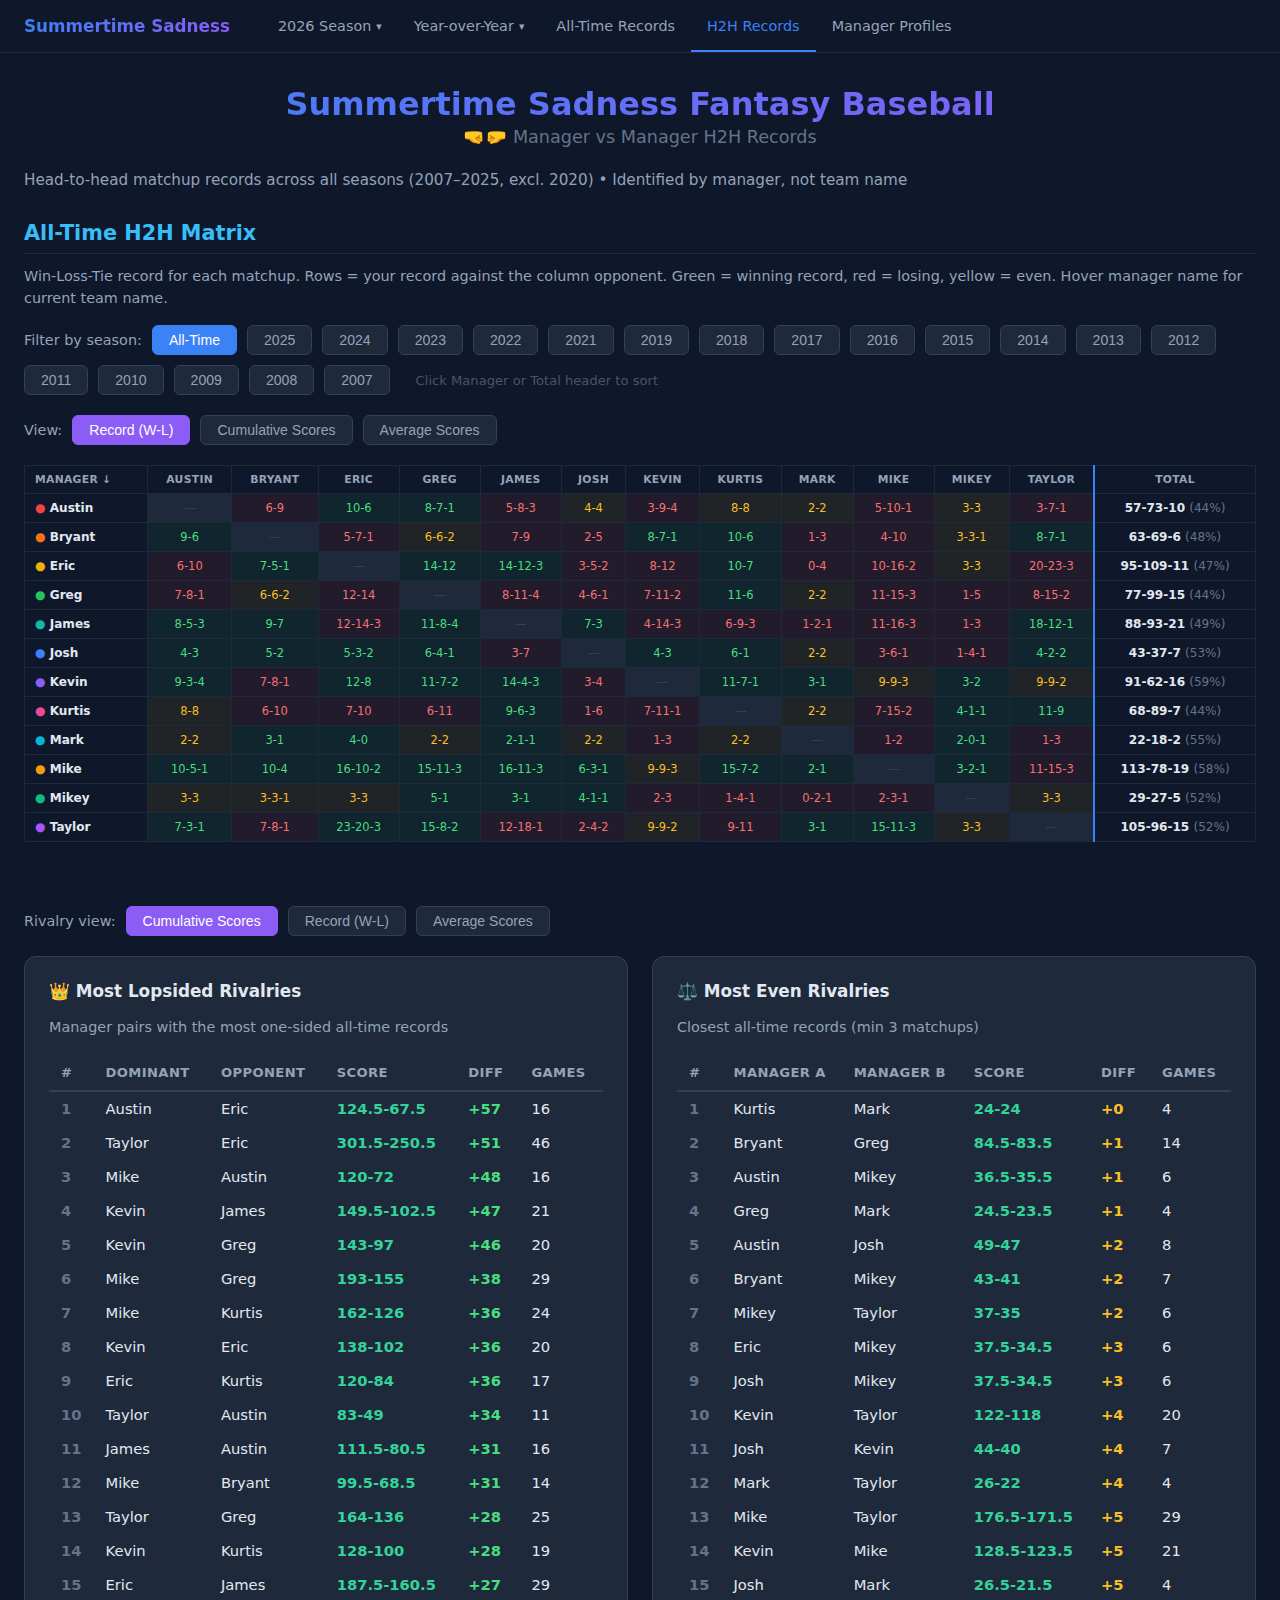
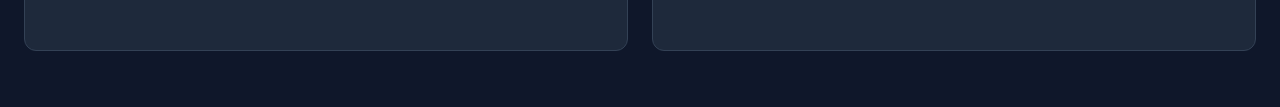
<file: docs/h2h_records.html>
<!DOCTYPE html>
<html lang="en">
<head>
  <meta charset="UTF-8">
<meta name="viewport" content="width=device-width, initial-scale=1.0">
  <link rel="icon" href="data:image/svg+xml,<svg xmlns='http://www.w3.org/2000/svg' viewBox='0 0 100 100'><text y='.9em' font-size='90'>&#x26be;</text></svg>">
  <link rel="stylesheet" href="common.css">
  <title>Summertime Sadness - H2H Records</title>
  <style>
    .subtitle { color: #94a3b8; font-size: 0.95em; margin-bottom: 24px; }

    .filter-bar { display: flex; align-items: center; gap: 10px; margin-bottom: 20px; flex-wrap: wrap; }
    .filter-bar label { color: #94a3b8; font-size: 0.9em; }
    .filter-btn {
      background: #1e293b; color: #94a3b8; border: 1px solid #334155;
      padding: 6px 16px; border-radius: 6px; cursor: pointer; font-size: 0.88em;
      transition: all 0.15s;
    }
    .filter-btn:hover { color: #e2e8f0; border-color: #475569; }
    .filter-btn.active { background: #3b82f6; color: #fff; border-color: #3b82f6; }

    .view-btn {
      background: #1e293b; color: #94a3b8; border: 1px solid #334155;
      padding: 6px 16px; border-radius: 6px; cursor: pointer; font-size: 0.88em;
      transition: all 0.15s;
    }
    .view-btn:hover { color: #e2e8f0; border-color: #475569; }
    .view-btn.active { background: #8b5cf6; color: #fff; border-color: #8b5cf6; }

    .rivalry-view-btn {
      background: #1e293b; color: #94a3b8; border: 1px solid #334155;
      padding: 6px 16px; border-radius: 6px; cursor: pointer; font-size: 0.88em;
      transition: all 0.15s;
    }
    .rivalry-view-btn:hover { color: #e2e8f0; border-color: #475569; }
    .rivalry-view-btn.active { background: #8b5cf6; color: #fff; border-color: #8b5cf6; }

    .mgr-link { color: inherit; text-decoration: none; }
    .mgr-link:hover { text-decoration: underline; color: #38bdf8; }

    .matrix-wrap { overflow-x: auto; margin-bottom: 40px; }
    .matrix { border-collapse: collapse; font-size: 0.82em; white-space: nowrap; }
    .matrix th, .matrix td { padding: 7px 10px; text-align: center; border: 1px solid #1e293b; }
    .matrix th { background: #0f172a; color: #94a3b8; font-weight: 600; position: sticky; top: 0; }
    .matrix th.team-col { text-align: left; min-width: 100px; }
    .matrix td.team-cell { text-align: left; font-weight: 600; color: #e2e8f0; background: #0f172a; position: sticky; left: 0; z-index: 1; }
    .matrix td.self { background: #1e293b; color: #334155; }
    .matrix td.winning { background: #22c55e15; color: #4ade80; }
    .matrix td.losing { background: #ef444415; color: #f87171; }
    .matrix td.even { background: #eab30815; color: #fbbf24; }
    .matrix td.none { color: #475569; }
    .matrix .record-line { font-size: 0.95em; }

    .hot-val { color: #4ade80; font-weight: 600; }
    .close-margin { color: #fbbf24; font-weight: 600; }
  </style>
</head>
<body>
  <div id="nav"></div>
  <script src="nav.js"></script>

  <div class="container">
    <h1>Summertime Sadness Fantasy Baseball</h1>
    <p class="page-subtitle">&#x1F91C;&#x1F91B; Manager vs Manager H2H Records</p>
    <p class="subtitle">Head-to-head matchup records across all seasons (2007&ndash;2025, excl. 2020) &bull; Identified by manager, not team name</p>

    <h3>All-Time H2H Matrix</h3>
    <p class="section-desc">Win-Loss-Tie record for each matchup. Rows = your record against the column opponent. Green = winning record, red = losing, yellow = even. Hover manager name for current team name.</p>

    <div class="filter-bar">
      <label>Filter by season:</label>
      <button class="filter-btn active" data-year="alltime">All-Time</button>
      <button class="filter-btn" data-year="2025">2025</button>
      <button class="filter-btn" data-year="2024">2024</button>
      <button class="filter-btn" data-year="2023">2023</button>
      <button class="filter-btn" data-year="2022">2022</button>
      <button class="filter-btn" data-year="2021">2021</button>
      <button class="filter-btn" data-year="2019">2019</button>
      <button class="filter-btn" data-year="2018">2018</button>
      <button class="filter-btn" data-year="2017">2017</button>
      <button class="filter-btn" data-year="2016">2016</button>
      <button class="filter-btn" data-year="2015">2015</button>
      <button class="filter-btn" data-year="2014">2014</button>
      <button class="filter-btn" data-year="2013">2013</button>
      <button class="filter-btn" data-year="2012">2012</button>
      <button class="filter-btn" data-year="2011">2011</button>
      <button class="filter-btn" data-year="2010">2010</button>
      <button class="filter-btn" data-year="2009">2009</button>
      <button class="filter-btn" data-year="2008">2008</button>
      <button class="filter-btn" data-year="2007">2007</button>
      <span style="color:#475569;font-size:0.82em;margin-left:16px">Click Manager or Total header to sort</span>
    </div>
    <div class="filter-bar">
      <label>View:</label>
      <button class="view-btn active" data-view="record">Record (W-L)</button>
      <button class="view-btn" data-view="cumulative">Cumulative Scores</button>
      <button class="view-btn" data-view="average">Average Scores</button>
    </div>

    <div class="matrix-wrap">
      <table class="matrix" id="h2hMatrix">
        <thead id="matrixHead"></thead>
        <tbody id="matrixBody"></tbody>
      </table>
    </div>

    <div class="filter-bar">
      <label>Rivalry view:</label>
      <button class="rivalry-view-btn active" data-rview="cumulative">Cumulative Scores</button>
      <button class="rivalry-view-btn" data-rview="record">Record (W-L)</button>
      <button class="rivalry-view-btn" data-rview="average">Average Scores</button>
    </div>

    <div class="two-col">
      <div class="card">
        <h3>&#x1F451; Most Lopsided Rivalries</h3>
        <p class="section-desc">Manager pairs with the most one-sided all-time records</p>
        <table>
          <thead id="lopsidedHead"></thead>
          <tbody id="lopsidedBody"></tbody>
        </table>
      </div>
      <div class="card">
        <h3>&#x2696;&#xFE0F; Most Even Rivalries</h3>
        <p class="section-desc">Closest all-time records (min 3 matchups)</p>
        <table>
          <thead id="evenHead"></thead>
          <tbody id="evenBody"></tbody>
        </table>
      </div>
    </div>
  </div>

  <script>
    const teams = [{"id": 0, "mgr": "Austin", "team": "Moniebol \ud83d\udc33", "color": "#ef4444"}, {"id": 1, "mgr": "Bryant", "team": "Football Szn", "color": "#f97316"}, {"id": 2, "mgr": "Eric", "team": "Ian Cumsler", "color": "#eab308"}, {"id": 3, "mgr": "Greg", "team": "OG9\ufe0f\u20e3", "color": "#22c55e"}, {"id": 4, "mgr": "James", "team": "Tegridy", "color": "#14b8a6"}, {"id": 5, "mgr": "Josh", "team": "Grand Salami Time", "color": "#3b82f6"}, {"id": 6, "mgr": "Kevin", "team": "The Rosterbation Station", "color": "#8b5cf6"}, {"id": 7, "mgr": "Kurtis", "team": "Getting Plowed Again.", "color": "#ec4899"}, {"id": 8, "mgr": "Mark", "team": "Hatfield Hurlers", "color": "#06b6d4"}, {"id": 9, "mgr": "Mike", "team": "\u00af\\\\_(\u30c4)_/\u00af", "color": "#f59e0b"}, {"id": 10, "mgr": "Mikey", "team": "@DoodlesAnalytics", "color": "#10b981"}, {"id": 11, "mgr": "Taylor", "team": "Serafini Hit Squad", "color": "#a855f7"}];
    const yearNames = {"2007": {"0": "Austin", "1": "Bryant", "2": "Eric", "3": "Greg", "4": "James", "5": "Josh", "6": "Kevin", "7": "Kurtis", "8": "Mark", "9": "Mike", "10": "Mikey", "11": "Taylor"}, "2008": {"0": "Austin", "1": "Bryant", "2": "Eric", "3": "Greg", "4": "James", "5": "Josh", "6": "Kevin", "7": "Kurtis", "8": "Mark", "9": "Mike", "10": "Mikey", "11": "Taylor"}, "2009": {"0": "Austin", "1": "Bryant", "2": "Eric", "3": "Greg", "4": "James", "5": "Josh", "6": "Kevin", "7": "Kurtis", "8": "Mark", "9": "Mike", "10": "Mikey", "11": "Taylor"}, "2010": {"0": "Austin", "1": "Bryant", "2": "Eric", "3": "Greg", "4": "James", "5": "Josh", "6": "Kevin", "7": "Kurtis", "8": "Mark", "9": "Mike", "10": "Mikey", "11": "Taylor"}, "2011": {"0": "Austin", "1": "Bryant", "2": "Eric", "3": "Greg", "4": "James", "5": "Josh", "6": "Kevin", "7": "Kurtis", "8": "Mark", "9": "Mike", "10": "Mikey", "11": "Taylor"}, "2012": {"0": "Austin", "1": "Bryant", "2": "Eric", "3": "Greg", "4": "James", "5": "Josh", "6": "Kevin", "7": "Kurtis", "8": "Mark", "9": "Mike", "10": "Mikey", "11": "Taylor"}, "2013": {"0": "Austin", "1": "Bryant", "2": "Eric", "3": "Greg", "4": "James", "5": "Josh", "6": "Kevin", "7": "Kurtis", "8": "Mark", "9": "Mike", "10": "Mikey", "11": "Taylor"}, "2014": {"0": "Austin", "1": "Bryant", "2": "Eric", "3": "Greg", "4": "James", "5": "Josh", "6": "Kevin", "7": "Kurtis", "8": "Mark", "9": "Mike", "10": "Mikey", "11": "Taylor"}, "2015": {"0": "Austin", "1": "Bryant", "2": "Eric", "3": "Greg", "4": "James", "5": "Josh", "6": "Kevin", "7": "Kurtis", "8": "Mark", "9": "Mike", "10": "Mikey", "11": "Taylor"}, "2016": {"0": "Austin", "1": "Bryant", "2": "Eric", "3": "Greg", "4": "James", "5": "Josh", "6": "Kevin", "7": "Kurtis", "8": "Mark", "9": "Mike", "10": "Mikey", "11": "Taylor"}, "2017": {"0": "Austin", "1": "Bryant", "2": "Eric", "3": "Greg", "4": "James", "5": "Josh", "6": "Kevin", "7": "Kurtis", "8": "Mark", "9": "Mike", "10": "Mikey", "11": "Taylor"}, "2018": {"0": "Austin", "1": "Bryant", "2": "Eric", "3": "Greg", "4": "James", "5": "Josh", "6": "Kevin", "7": "Kurtis", "8": "Mark", "9": "Mike", "10": "Mikey", "11": "Taylor"}, "2019": {"0": "Austin", "1": "Bryant", "2": "Eric", "3": "Greg", "4": "James", "5": "Josh", "6": "Kevin", "7": "Kurtis", "8": "Mark", "9": "Mike", "10": "Mikey", "11": "Taylor"}, "2021": {"0": "Austin", "1": "Bryant", "2": "Eric", "3": "Greg", "4": "James", "5": "Josh", "6": "Kevin", "7": "Kurtis", "8": "Mark", "9": "Mike", "10": "Mikey", "11": "Taylor"}, "2022": {"0": "Austin", "1": "Bryant", "2": "Eric", "3": "Greg", "4": "James", "5": "Josh", "6": "Kevin", "7": "Kurtis", "8": "Mark", "9": "Mike", "10": "Mikey", "11": "Taylor"}, "2023": {"0": "Moniebol \ud83d\udc33 (DEFCON 2)", "1": "Bry Bry\u2019s Bible Bonkers", "2": "Ian Cumsler", "3": "[z-ro] i\u2019d really like to\u2026TY!", "4": "Camp Lejeune", "5": "The Dollar General", "6": "The Rosterbation Station", "7": "WanderingAroundTheMiddleSchool", "8": "Mark", "9": "\u00af\\\\_(\u30c4)_/\u00af", "10": "scoopski potatoes", "11": "McLainBang"}, "2024": {"0": "Moniebol (100gb goal)\ud83d\udc33", "1": "#RyderSources", "2": "Ian Cumsler", "3": "OGglass-z13", "4": "Hmmm", "5": "Grand Salami Time", "6": "The Rosterbation Station", "7": "Ready to Plow", "8": "Hatfield Hurlers", "9": "\u00af\\\\_(\u30c4)_/\u00af\ud83c\udfc6", "10": "BTHO notre dame", "11": "\u00af\\\\_(\u30c4)_/\u00af \u2620\ufe0f"}, "2025": {"0": "Moniebol \ud83d\udc33", "1": "Football Szn", "2": "Ian Cumsler", "3": "OG9\ufe0f\u20e3", "4": "Tegridy", "5": "Grand Salami Time", "6": "The Rosterbation Station", "7": "Getting Plowed Again.", "8": "Hatfield Hurlers", "9": "\u00af\\\\_(\u30c4)_/\u00af", "10": "@DoodlesAnalytics", "11": "Serafini Hit Squad"}};

    const D={};
['alltime','2007','2008','2009','2010','2011','2012','2013','2014','2015','2016','2017','2018','2019','2021','2022','2023','2024','2025'].forEach(k=>D[k]={});
for(let k in D) D[k][0]={};
for(let k in D) D[k][1]={};
for(let k in D) D[k][2]={};
for(let k in D) D[k][3]={};
for(let k in D) D[k][4]={};
for(let k in D) D[k][5]={};
for(let k in D) D[k][6]={};
for(let k in D) D[k][7]={};
for(let k in D) D[k][8]={};
for(let k in D) D[k][9]={};
for(let k in D) D[k][10]={};
for(let k in D) D[k][11]={};
let m=D['alltime'];
m[0][0]={w:"-",l:"-",t:"-",sf:0,sa:0,g:0,c:'self'};
m[0][1]={w:6,l:9,t:0,sf:77.0,sa:103.0,g:15,c:'losing'};
m[0][2]={w:10,l:6,t:0,sf:124.5,sa:67.5,g:16,c:'winning'};
m[0][3]={w:8,l:7,t:1,sf:101.0,sa:91.0,g:16,c:'winning'};
m[0][4]={w:5,l:8,t:3,sf:80.5,sa:111.5,g:16,c:'losing'};
m[0][5]={w:4,l:4,t:0,sf:47.0,sa:49.0,g:8,c:'even'};
m[0][6]={w:3,l:9,t:4,sf:86.5,sa:105.5,g:16,c:'losing'};
m[0][7]={w:8,l:8,t:0,sf:101.5,sa:90.5,g:16,c:'even'};
m[0][8]={w:2,l:2,t:0,sf:29.0,sa:19.0,g:4,c:'even'};
m[0][9]={w:5,l:10,t:1,sf:72.0,sa:120.0,g:16,c:'losing'};
m[0][10]={w:3,l:3,t:0,sf:36.5,sa:35.5,g:6,c:'even'};
m[0][11]={w:3,l:7,t:1,sf:49.0,sa:83.0,g:11,c:'losing'};
m[1][0]={w:9,l:6,t:0,sf:103.0,sa:77.0,g:15,c:'winning'};
m[1][1]={w:"-",l:"-",t:"-",sf:0,sa:0,g:0,c:'self'};
m[1][2]={w:5,l:7,t:1,sf:73.0,sa:83.0,g:13,c:'losing'};
m[1][3]={w:6,l:6,t:2,sf:84.5,sa:83.5,g:14,c:'even'};
m[1][4]={w:7,l:9,t:0,sf:93.0,sa:99.0,g:16,c:'losing'};
m[1][5]={w:2,l:5,t:0,sf:34.0,sa:50.0,g:7,c:'losing'};
m[1][6]={w:8,l:7,t:1,sf:93.0,sa:99.0,g:16,c:'winning'};
m[1][7]={w:10,l:6,t:0,sf:103.5,sa:88.5,g:16,c:'winning'};
m[1][8]={w:1,l:3,t:0,sf:19.0,sa:29.0,g:4,c:'losing'};
m[1][9]={w:4,l:10,t:0,sf:68.5,sa:99.5,g:14,c:'losing'};
m[1][10]={w:3,l:3,t:1,sf:43.0,sa:41.0,g:7,c:'even'};
m[1][11]={w:8,l:7,t:1,sf:92.0,sa:100.0,g:16,c:'winning'};
m[2][0]={w:6,l:10,t:0,sf:67.5,sa:124.5,g:16,c:'losing'};
m[2][1]={w:7,l:5,t:1,sf:83.0,sa:73.0,g:13,c:'winning'};
m[2][2]={w:"-",l:"-",t:"-",sf:0,sa:0,g:0,c:'self'};
m[2][3]={w:14,l:12,t:0,sf:152.5,sa:159.5,g:26,c:'winning'};
m[2][4]={w:14,l:12,t:3,sf:187.5,sa:160.5,g:29,c:'winning'};
m[2][5]={w:3,l:5,t:2,sf:51.5,sa:68.5,g:10,c:'losing'};
m[2][6]={w:8,l:12,t:0,sf:102.0,sa:138.0,g:20,c:'losing'};
m[2][7]={w:10,l:7,t:0,sf:120.0,sa:84.0,g:17,c:'winning'};
m[2][8]={w:0,l:4,t:0,sf:11.5,sa:36.5,g:4,c:'losing'};
m[2][9]={w:10,l:16,t:2,sf:158.0,sa:178.0,g:28,c:'losing'};
m[2][10]={w:3,l:3,t:0,sf:34.5,sa:37.5,g:6,c:'even'};
m[2][11]={w:20,l:23,t:3,sf:250.5,sa:301.5,g:46,c:'losing'};
m[3][0]={w:7,l:8,t:1,sf:91.0,sa:101.0,g:16,c:'losing'};
m[3][1]={w:6,l:6,t:2,sf:83.5,sa:84.5,g:14,c:'even'};
m[3][2]={w:12,l:14,t:0,sf:159.5,sa:152.5,g:26,c:'losing'};
m[3][3]={w:"-",l:"-",t:"-",sf:0,sa:0,g:0,c:'self'};
m[3][4]={w:8,l:11,t:4,sf:126.5,sa:149.5,g:23,c:'losing'};
m[3][5]={w:4,l:6,t:1,sf:60.5,sa:71.5,g:11,c:'losing'};
m[3][6]={w:7,l:11,t:2,sf:97.0,sa:143.0,g:20,c:'losing'};
m[3][7]={w:11,l:6,t:0,sf:110.5,sa:93.5,g:17,c:'winning'};
m[3][8]={w:2,l:2,t:0,sf:23.5,sa:24.5,g:4,c:'even'};
m[3][9]={w:11,l:15,t:3,sf:155.0,sa:193.0,g:29,c:'losing'};
m[3][10]={w:1,l:5,t:0,sf:24.5,sa:47.5,g:6,c:'losing'};
m[3][11]={w:8,l:15,t:2,sf:136.0,sa:164.0,g:25,c:'losing'};
m[4][0]={w:8,l:5,t:3,sf:111.5,sa:80.5,g:16,c:'winning'};
m[4][1]={w:9,l:7,t:0,sf:99.0,sa:93.0,g:16,c:'winning'};
m[4][2]={w:12,l:14,t:3,sf:160.5,sa:187.5,g:29,c:'losing'};
m[4][3]={w:11,l:8,t:4,sf:149.5,sa:126.5,g:23,c:'winning'};
m[4][4]={w:"-",l:"-",t:"-",sf:0,sa:0,g:0,c:'self'};
m[4][5]={w:7,l:3,t:0,sf:67.0,sa:53.0,g:10,c:'winning'};
m[4][6]={w:4,l:14,t:3,sf:102.5,sa:149.5,g:21,c:'losing'};
m[4][7]={w:6,l:9,t:3,sf:99.5,sa:116.5,g:18,c:'losing'};
m[4][8]={w:1,l:2,t:1,sf:19.0,sa:29.0,g:4,c:'losing'};
m[4][9]={w:11,l:16,t:3,sf:172.5,sa:187.5,g:30,c:'losing'};
m[4][10]={w:1,l:3,t:0,sf:15.5,sa:32.5,g:4,c:'losing'};
m[4][11]={w:18,l:12,t:1,sf:196.0,sa:176.0,g:31,c:'winning'};
m[5][0]={w:4,l:3,t:0,sf:45.0,sa:39.0,g:7,c:'winning'};
m[5][1]={w:5,l:2,t:0,sf:50.0,sa:34.0,g:7,c:'winning'};
m[5][2]={w:5,l:3,t:2,sf:68.5,sa:51.5,g:10,c:'winning'};
m[5][3]={w:6,l:4,t:1,sf:71.5,sa:60.5,g:11,c:'winning'};
m[5][4]={w:3,l:7,t:0,sf:53.0,sa:67.0,g:10,c:'losing'};
m[5][5]={w:"-",l:"-",t:"-",sf:0,sa:0,g:0,c:'self'};
m[5][6]={w:4,l:3,t:0,sf:44.0,sa:40.0,g:7,c:'winning'};
m[5][7]={w:6,l:1,t:0,sf:52.0,sa:32.0,g:7,c:'winning'};
m[5][8]={w:2,l:2,t:0,sf:26.5,sa:21.5,g:4,c:'even'};
m[5][9]={w:3,l:6,t:1,sf:49.5,sa:70.5,g:10,c:'losing'};
m[5][10]={w:1,l:4,t:1,sf:34.5,sa:37.5,g:6,c:'losing'};
m[5][11]={w:4,l:2,t:2,sf:58.5,sa:37.5,g:8,c:'winning'};
m[6][0]={w:9,l:3,t:4,sf:105.5,sa:86.5,g:16,c:'winning'};
m[6][1]={w:7,l:8,t:1,sf:99.0,sa:93.0,g:16,c:'losing'};
m[6][2]={w:12,l:8,t:0,sf:138.0,sa:102.0,g:20,c:'winning'};
m[6][3]={w:11,l:7,t:2,sf:143.0,sa:97.0,g:20,c:'winning'};
m[6][4]={w:14,l:4,t:3,sf:149.5,sa:102.5,g:21,c:'winning'};
m[6][5]={w:3,l:4,t:0,sf:40.0,sa:44.0,g:7,c:'losing'};
m[6][6]={w:"-",l:"-",t:"-",sf:0,sa:0,g:0,c:'self'};
m[6][7]={w:11,l:7,t:1,sf:128.0,sa:100.0,g:19,c:'winning'};
m[6][8]={w:3,l:1,t:0,sf:31.0,sa:17.0,g:4,c:'winning'};
m[6][9]={w:9,l:9,t:3,sf:123.5,sa:128.5,g:21,c:'even'};
m[6][10]={w:3,l:2,t:0,sf:34.5,sa:25.5,g:5,c:'winning'};
m[6][11]={w:9,l:9,t:2,sf:122.0,sa:118.0,g:20,c:'even'};
m[7][0]={w:8,l:8,t:0,sf:90.5,sa:101.5,g:16,c:'even'};
m[7][1]={w:6,l:10,t:0,sf:88.5,sa:103.5,g:16,c:'losing'};
m[7][2]={w:7,l:10,t:0,sf:84.0,sa:120.0,g:17,c:'losing'};
m[7][3]={w:6,l:11,t:0,sf:93.5,sa:110.5,g:17,c:'losing'};
m[7][4]={w:9,l:6,t:3,sf:116.5,sa:99.5,g:18,c:'winning'};
m[7][5]={w:1,l:6,t:0,sf:32.0,sa:52.0,g:7,c:'losing'};
m[7][6]={w:7,l:11,t:1,sf:100.0,sa:128.0,g:19,c:'losing'};
m[7][7]={w:"-",l:"-",t:"-",sf:0,sa:0,g:0,c:'self'};
m[7][8]={w:2,l:2,t:0,sf:24.0,sa:24.0,g:4,c:'even'};
m[7][9]={w:7,l:15,t:2,sf:126.0,sa:162.0,g:24,c:'losing'};
m[7][10]={w:4,l:1,t:1,sf:39.5,sa:32.5,g:6,c:'winning'};
m[7][11]={w:11,l:9,t:0,sf:124.5,sa:115.5,g:20,c:'winning'};
m[8][0]={w:2,l:2,t:0,sf:19.0,sa:29.0,g:4,c:'even'};
m[8][1]={w:3,l:1,t:0,sf:29.0,sa:19.0,g:4,c:'winning'};
m[8][2]={w:4,l:0,t:0,sf:36.5,sa:11.5,g:4,c:'winning'};
m[8][3]={w:2,l:2,t:0,sf:24.5,sa:23.5,g:4,c:'even'};
m[8][4]={w:2,l:1,t:1,sf:29.0,sa:19.0,g:4,c:'winning'};
m[8][5]={w:2,l:2,t:0,sf:21.5,sa:26.5,g:4,c:'even'};
m[8][6]={w:1,l:3,t:0,sf:17.0,sa:31.0,g:4,c:'losing'};
m[8][7]={w:2,l:2,t:0,sf:24.0,sa:24.0,g:4,c:'even'};
m[8][8]={w:"-",l:"-",t:"-",sf:0,sa:0,g:0,c:'self'};
m[8][9]={w:1,l:2,t:0,sf:11.0,sa:25.0,g:3,c:'losing'};
m[8][10]={w:2,l:0,t:1,sf:23.5,sa:12.5,g:3,c:'winning'};
m[8][11]={w:1,l:3,t:0,sf:22.0,sa:26.0,g:4,c:'losing'};
m[9][0]={w:10,l:5,t:1,sf:120.0,sa:72.0,g:16,c:'winning'};
m[9][1]={w:10,l:4,t:0,sf:99.5,sa:68.5,g:14,c:'winning'};
m[9][2]={w:16,l:10,t:2,sf:178.0,sa:158.0,g:28,c:'winning'};
m[9][3]={w:15,l:11,t:3,sf:193.0,sa:155.0,g:29,c:'winning'};
m[9][4]={w:16,l:11,t:3,sf:187.5,sa:172.5,g:30,c:'winning'};
m[9][5]={w:6,l:3,t:1,sf:70.5,sa:49.5,g:10,c:'winning'};
m[9][6]={w:9,l:9,t:3,sf:128.5,sa:123.5,g:21,c:'even'};
m[9][7]={w:15,l:7,t:2,sf:162.0,sa:126.0,g:24,c:'winning'};
m[9][8]={w:2,l:1,t:0,sf:25.0,sa:11.0,g:3,c:'winning'};
m[9][9]={w:"-",l:"-",t:"-",sf:0,sa:0,g:0,c:'self'};
m[9][10]={w:3,l:2,t:1,sf:46.0,sa:26.0,g:6,c:'winning'};
m[9][11]={w:11,l:15,t:3,sf:171.5,sa:176.5,g:29,c:'losing'};
m[10][0]={w:3,l:3,t:0,sf:35.5,sa:36.5,g:6,c:'even'};
m[10][1]={w:3,l:3,t:1,sf:41.0,sa:43.0,g:7,c:'even'};
m[10][2]={w:3,l:3,t:0,sf:37.5,sa:34.5,g:6,c:'even'};
m[10][3]={w:5,l:1,t:0,sf:47.5,sa:24.5,g:6,c:'winning'};
m[10][4]={w:3,l:1,t:0,sf:32.5,sa:15.5,g:4,c:'winning'};
m[10][5]={w:4,l:1,t:1,sf:37.5,sa:34.5,g:6,c:'winning'};
m[10][6]={w:2,l:3,t:0,sf:25.5,sa:34.5,g:5,c:'losing'};
m[10][7]={w:1,l:4,t:1,sf:32.5,sa:39.5,g:6,c:'losing'};
m[10][8]={w:0,l:2,t:1,sf:12.5,sa:23.5,g:3,c:'losing'};
m[10][9]={w:2,l:3,t:1,sf:26.0,sa:46.0,g:6,c:'losing'};
m[10][10]={w:"-",l:"-",t:"-",sf:0,sa:0,g:0,c:'self'};
m[10][11]={w:3,l:3,t:0,sf:35.0,sa:37.0,g:6,c:'even'};
m[11][0]={w:7,l:3,t:1,sf:83.0,sa:49.0,g:11,c:'winning'};
m[11][1]={w:7,l:8,t:1,sf:100.0,sa:92.0,g:16,c:'losing'};
m[11][2]={w:23,l:20,t:3,sf:301.5,sa:250.5,g:46,c:'winning'};
m[11][3]={w:15,l:8,t:2,sf:164.0,sa:136.0,g:25,c:'winning'};
m[11][4]={w:12,l:18,t:1,sf:176.0,sa:196.0,g:31,c:'losing'};
m[11][5]={w:2,l:4,t:2,sf:37.5,sa:58.5,g:8,c:'losing'};
m[11][6]={w:9,l:9,t:2,sf:118.0,sa:122.0,g:20,c:'even'};
m[11][7]={w:9,l:11,t:0,sf:115.5,sa:124.5,g:20,c:'losing'};
m[11][8]={w:3,l:1,t:0,sf:26.0,sa:22.0,g:4,c:'winning'};
m[11][9]={w:15,l:11,t:3,sf:176.5,sa:171.5,g:29,c:'winning'};
m[11][10]={w:3,l:3,t:0,sf:37.0,sa:35.0,g:6,c:'even'};
m[11][11]={w:"-",l:"-",t:"-",sf:0,sa:0,g:0,c:'self'};
m=D['2007'];
m[0][0]={w:"-",l:"-",t:"-",sf:0,sa:0,g:0,c:'self'};
m[0][1]={w:0,l:0,t:0,sf:0.0,sa:0.0,g:0,c:'none'};
m[0][2]={w:0,l:0,t:0,sf:0.0,sa:0.0,g:0,c:'none'};
m[0][3]={w:0,l:0,t:0,sf:0.0,sa:0.0,g:0,c:'none'};
m[0][4]={w:0,l:0,t:0,sf:0.0,sa:0.0,g:0,c:'none'};
m[0][5]={w:0,l:0,t:0,sf:0.0,sa:0.0,g:0,c:'none'};
m[0][6]={w:0,l:0,t:0,sf:0.0,sa:0.0,g:0,c:'none'};
m[0][7]={w:0,l:0,t:0,sf:0.0,sa:0.0,g:0,c:'none'};
m[0][8]={w:0,l:0,t:0,sf:0.0,sa:0.0,g:0,c:'none'};
m[0][9]={w:0,l:0,t:0,sf:0.0,sa:0.0,g:0,c:'none'};
m[0][10]={w:0,l:0,t:0,sf:0.0,sa:0.0,g:0,c:'none'};
m[0][11]={w:0,l:0,t:0,sf:0.0,sa:0.0,g:0,c:'none'};
m[1][0]={w:0,l:0,t:0,sf:0.0,sa:0.0,g:0,c:'none'};
m[1][1]={w:"-",l:"-",t:"-",sf:0,sa:0,g:0,c:'self'};
m[1][2]={w:0,l:0,t:0,sf:0.0,sa:0.0,g:0,c:'none'};
m[1][3]={w:0,l:0,t:0,sf:0.0,sa:0.0,g:0,c:'none'};
m[1][4]={w:0,l:0,t:0,sf:0.0,sa:0.0,g:0,c:'none'};
m[1][5]={w:0,l:0,t:0,sf:0.0,sa:0.0,g:0,c:'none'};
m[1][6]={w:0,l:0,t:0,sf:0.0,sa:0.0,g:0,c:'none'};
m[1][7]={w:0,l:0,t:0,sf:0.0,sa:0.0,g:0,c:'none'};
m[1][8]={w:0,l:0,t:0,sf:0.0,sa:0.0,g:0,c:'none'};
m[1][9]={w:0,l:0,t:0,sf:0.0,sa:0.0,g:0,c:'none'};
m[1][10]={w:0,l:0,t:0,sf:0.0,sa:0.0,g:0,c:'none'};
m[1][11]={w:0,l:0,t:0,sf:0.0,sa:0.0,g:0,c:'none'};
m[2][0]={w:0,l:0,t:0,sf:0.0,sa:0.0,g:0,c:'none'};
m[2][1]={w:0,l:0,t:0,sf:0.0,sa:0.0,g:0,c:'none'};
m[2][2]={w:"-",l:"-",t:"-",sf:0,sa:0,g:0,c:'self'};
m[2][3]={w:0,l:0,t:0,sf:0.0,sa:0.0,g:0,c:'none'};
m[2][4]={w:0,l:0,t:0,sf:0.0,sa:0.0,g:0,c:'none'};
m[2][5]={w:0,l:0,t:0,sf:0.0,sa:0.0,g:0,c:'none'};
m[2][6]={w:0,l:0,t:0,sf:0.0,sa:0.0,g:0,c:'none'};
m[2][7]={w:0,l:0,t:0,sf:0.0,sa:0.0,g:0,c:'none'};
m[2][8]={w:0,l:0,t:0,sf:0.0,sa:0.0,g:0,c:'none'};
m[2][9]={w:0,l:0,t:0,sf:0.0,sa:0.0,g:0,c:'none'};
m[2][10]={w:0,l:0,t:0,sf:0.0,sa:0.0,g:0,c:'none'};
m[2][11]={w:2,l:0,t:1,sf:22.0,sa:14.0,g:3,c:'winning'};
m[3][0]={w:0,l:0,t:0,sf:0.0,sa:0.0,g:0,c:'none'};
m[3][1]={w:0,l:0,t:0,sf:0.0,sa:0.0,g:0,c:'none'};
m[3][2]={w:0,l:0,t:0,sf:0.0,sa:0.0,g:0,c:'none'};
m[3][3]={w:"-",l:"-",t:"-",sf:0,sa:0,g:0,c:'self'};
m[3][4]={w:0,l:0,t:0,sf:0.0,sa:0.0,g:0,c:'none'};
m[3][5]={w:0,l:0,t:0,sf:0.0,sa:0.0,g:0,c:'none'};
m[3][6]={w:0,l:0,t:0,sf:0.0,sa:0.0,g:0,c:'none'};
m[3][7]={w:0,l:0,t:0,sf:0.0,sa:0.0,g:0,c:'none'};
m[3][8]={w:0,l:0,t:0,sf:0.0,sa:0.0,g:0,c:'none'};
m[3][9]={w:0,l:0,t:0,sf:0.0,sa:0.0,g:0,c:'none'};
m[3][10]={w:0,l:0,t:0,sf:0.0,sa:0.0,g:0,c:'none'};
m[3][11]={w:0,l:0,t:0,sf:0.0,sa:0.0,g:0,c:'none'};
m[4][0]={w:0,l:0,t:0,sf:0.0,sa:0.0,g:0,c:'none'};
m[4][1]={w:0,l:0,t:0,sf:0.0,sa:0.0,g:0,c:'none'};
m[4][2]={w:0,l:0,t:0,sf:0.0,sa:0.0,g:0,c:'none'};
m[4][3]={w:0,l:0,t:0,sf:0.0,sa:0.0,g:0,c:'none'};
m[4][4]={w:"-",l:"-",t:"-",sf:0,sa:0,g:0,c:'self'};
m[4][5]={w:0,l:0,t:0,sf:0.0,sa:0.0,g:0,c:'none'};
m[4][6]={w:0,l:0,t:0,sf:0.0,sa:0.0,g:0,c:'none'};
m[4][7]={w:0,l:0,t:0,sf:0.0,sa:0.0,g:0,c:'none'};
m[4][8]={w:0,l:0,t:0,sf:0.0,sa:0.0,g:0,c:'none'};
m[4][9]={w:0,l:0,t:0,sf:0.0,sa:0.0,g:0,c:'none'};
m[4][10]={w:0,l:0,t:0,sf:0.0,sa:0.0,g:0,c:'none'};
m[4][11]={w:0,l:0,t:0,sf:0.0,sa:0.0,g:0,c:'none'};
m[5][0]={w:0,l:0,t:0,sf:0.0,sa:0.0,g:0,c:'none'};
m[5][1]={w:0,l:0,t:0,sf:0.0,sa:0.0,g:0,c:'none'};
m[5][2]={w:0,l:0,t:0,sf:0.0,sa:0.0,g:0,c:'none'};
m[5][3]={w:0,l:0,t:0,sf:0.0,sa:0.0,g:0,c:'none'};
m[5][4]={w:0,l:0,t:0,sf:0.0,sa:0.0,g:0,c:'none'};
m[5][5]={w:"-",l:"-",t:"-",sf:0,sa:0,g:0,c:'self'};
m[5][6]={w:0,l:0,t:0,sf:0.0,sa:0.0,g:0,c:'none'};
m[5][7]={w:0,l:0,t:0,sf:0.0,sa:0.0,g:0,c:'none'};
m[5][8]={w:0,l:0,t:0,sf:0.0,sa:0.0,g:0,c:'none'};
m[5][9]={w:0,l:0,t:0,sf:0.0,sa:0.0,g:0,c:'none'};
m[5][10]={w:0,l:0,t:0,sf:0.0,sa:0.0,g:0,c:'none'};
m[5][11]={w:0,l:0,t:0,sf:0.0,sa:0.0,g:0,c:'none'};
m[6][0]={w:0,l:0,t:0,sf:0.0,sa:0.0,g:0,c:'none'};
m[6][1]={w:0,l:0,t:0,sf:0.0,sa:0.0,g:0,c:'none'};
m[6][2]={w:0,l:0,t:0,sf:0.0,sa:0.0,g:0,c:'none'};
m[6][3]={w:0,l:0,t:0,sf:0.0,sa:0.0,g:0,c:'none'};
m[6][4]={w:0,l:0,t:0,sf:0.0,sa:0.0,g:0,c:'none'};
m[6][5]={w:0,l:0,t:0,sf:0.0,sa:0.0,g:0,c:'none'};
m[6][6]={w:"-",l:"-",t:"-",sf:0,sa:0,g:0,c:'self'};
m[6][7]={w:0,l:0,t:0,sf:0.0,sa:0.0,g:0,c:'none'};
m[6][8]={w:0,l:0,t:0,sf:0.0,sa:0.0,g:0,c:'none'};
m[6][9]={w:0,l:0,t:0,sf:0.0,sa:0.0,g:0,c:'none'};
m[6][10]={w:0,l:0,t:0,sf:0.0,sa:0.0,g:0,c:'none'};
m[6][11]={w:0,l:0,t:0,sf:0.0,sa:0.0,g:0,c:'none'};
m[7][0]={w:0,l:0,t:0,sf:0.0,sa:0.0,g:0,c:'none'};
m[7][1]={w:0,l:0,t:0,sf:0.0,sa:0.0,g:0,c:'none'};
m[7][2]={w:0,l:0,t:0,sf:0.0,sa:0.0,g:0,c:'none'};
m[7][3]={w:0,l:0,t:0,sf:0.0,sa:0.0,g:0,c:'none'};
m[7][4]={w:0,l:0,t:0,sf:0.0,sa:0.0,g:0,c:'none'};
m[7][5]={w:0,l:0,t:0,sf:0.0,sa:0.0,g:0,c:'none'};
m[7][6]={w:0,l:0,t:0,sf:0.0,sa:0.0,g:0,c:'none'};
m[7][7]={w:"-",l:"-",t:"-",sf:0,sa:0,g:0,c:'self'};
m[7][8]={w:0,l:0,t:0,sf:0.0,sa:0.0,g:0,c:'none'};
m[7][9]={w:0,l:0,t:0,sf:0.0,sa:0.0,g:0,c:'none'};
m[7][10]={w:0,l:0,t:0,sf:0.0,sa:0.0,g:0,c:'none'};
m[7][11]={w:0,l:0,t:0,sf:0.0,sa:0.0,g:0,c:'none'};
m[8][0]={w:0,l:0,t:0,sf:0.0,sa:0.0,g:0,c:'none'};
m[8][1]={w:0,l:0,t:0,sf:0.0,sa:0.0,g:0,c:'none'};
m[8][2]={w:0,l:0,t:0,sf:0.0,sa:0.0,g:0,c:'none'};
m[8][3]={w:0,l:0,t:0,sf:0.0,sa:0.0,g:0,c:'none'};
m[8][4]={w:0,l:0,t:0,sf:0.0,sa:0.0,g:0,c:'none'};
m[8][5]={w:0,l:0,t:0,sf:0.0,sa:0.0,g:0,c:'none'};
m[8][6]={w:0,l:0,t:0,sf:0.0,sa:0.0,g:0,c:'none'};
m[8][7]={w:0,l:0,t:0,sf:0.0,sa:0.0,g:0,c:'none'};
m[8][8]={w:"-",l:"-",t:"-",sf:0,sa:0,g:0,c:'self'};
m[8][9]={w:0,l:0,t:0,sf:0.0,sa:0.0,g:0,c:'none'};
m[8][10]={w:0,l:0,t:0,sf:0.0,sa:0.0,g:0,c:'none'};
m[8][11]={w:0,l:0,t:0,sf:0.0,sa:0.0,g:0,c:'none'};
m[9][0]={w:0,l:0,t:0,sf:0.0,sa:0.0,g:0,c:'none'};
m[9][1]={w:0,l:0,t:0,sf:0.0,sa:0.0,g:0,c:'none'};
m[9][2]={w:0,l:0,t:0,sf:0.0,sa:0.0,g:0,c:'none'};
m[9][3]={w:0,l:0,t:0,sf:0.0,sa:0.0,g:0,c:'none'};
m[9][4]={w:0,l:0,t:0,sf:0.0,sa:0.0,g:0,c:'none'};
m[9][5]={w:0,l:0,t:0,sf:0.0,sa:0.0,g:0,c:'none'};
m[9][6]={w:0,l:0,t:0,sf:0.0,sa:0.0,g:0,c:'none'};
m[9][7]={w:0,l:0,t:0,sf:0.0,sa:0.0,g:0,c:'none'};
m[9][8]={w:0,l:0,t:0,sf:0.0,sa:0.0,g:0,c:'none'};
m[9][9]={w:"-",l:"-",t:"-",sf:0,sa:0,g:0,c:'self'};
m[9][10]={w:0,l:0,t:0,sf:0.0,sa:0.0,g:0,c:'none'};
m[9][11]={w:0,l:0,t:0,sf:0.0,sa:0.0,g:0,c:'none'};
m[10][0]={w:0,l:0,t:0,sf:0.0,sa:0.0,g:0,c:'none'};
m[10][1]={w:0,l:0,t:0,sf:0.0,sa:0.0,g:0,c:'none'};
m[10][2]={w:0,l:0,t:0,sf:0.0,sa:0.0,g:0,c:'none'};
m[10][3]={w:0,l:0,t:0,sf:0.0,sa:0.0,g:0,c:'none'};
m[10][4]={w:0,l:0,t:0,sf:0.0,sa:0.0,g:0,c:'none'};
m[10][5]={w:0,l:0,t:0,sf:0.0,sa:0.0,g:0,c:'none'};
m[10][6]={w:0,l:0,t:0,sf:0.0,sa:0.0,g:0,c:'none'};
m[10][7]={w:0,l:0,t:0,sf:0.0,sa:0.0,g:0,c:'none'};
m[10][8]={w:0,l:0,t:0,sf:0.0,sa:0.0,g:0,c:'none'};
m[10][9]={w:0,l:0,t:0,sf:0.0,sa:0.0,g:0,c:'none'};
m[10][10]={w:"-",l:"-",t:"-",sf:0,sa:0,g:0,c:'self'};
m[10][11]={w:0,l:0,t:0,sf:0.0,sa:0.0,g:0,c:'none'};
m[11][0]={w:0,l:0,t:0,sf:0.0,sa:0.0,g:0,c:'none'};
m[11][1]={w:0,l:0,t:0,sf:0.0,sa:0.0,g:0,c:'none'};
m[11][2]={w:0,l:2,t:1,sf:14.0,sa:22.0,g:3,c:'losing'};
m[11][3]={w:0,l:0,t:0,sf:0.0,sa:0.0,g:0,c:'none'};
m[11][4]={w:0,l:0,t:0,sf:0.0,sa:0.0,g:0,c:'none'};
m[11][5]={w:0,l:0,t:0,sf:0.0,sa:0.0,g:0,c:'none'};
m[11][6]={w:0,l:0,t:0,sf:0.0,sa:0.0,g:0,c:'none'};
m[11][7]={w:0,l:0,t:0,sf:0.0,sa:0.0,g:0,c:'none'};
m[11][8]={w:0,l:0,t:0,sf:0.0,sa:0.0,g:0,c:'none'};
m[11][9]={w:0,l:0,t:0,sf:0.0,sa:0.0,g:0,c:'none'};
m[11][10]={w:0,l:0,t:0,sf:0.0,sa:0.0,g:0,c:'none'};
m[11][11]={w:"-",l:"-",t:"-",sf:0,sa:0,g:0,c:'self'};
m=D['2008'];
m[0][0]={w:"-",l:"-",t:"-",sf:0,sa:0,g:0,c:'self'};
m[0][1]={w:0,l:0,t:0,sf:0.0,sa:0.0,g:0,c:'none'};
m[0][2]={w:0,l:0,t:0,sf:0.0,sa:0.0,g:0,c:'none'};
m[0][3]={w:0,l:0,t:0,sf:0.0,sa:0.0,g:0,c:'none'};
m[0][4]={w:0,l:0,t:0,sf:0.0,sa:0.0,g:0,c:'none'};
m[0][5]={w:0,l:0,t:0,sf:0.0,sa:0.0,g:0,c:'none'};
m[0][6]={w:0,l:0,t:0,sf:0.0,sa:0.0,g:0,c:'none'};
m[0][7]={w:0,l:0,t:0,sf:0.0,sa:0.0,g:0,c:'none'};
m[0][8]={w:0,l:0,t:0,sf:0.0,sa:0.0,g:0,c:'none'};
m[0][9]={w:0,l:0,t:0,sf:0.0,sa:0.0,g:0,c:'none'};
m[0][10]={w:0,l:0,t:0,sf:0.0,sa:0.0,g:0,c:'none'};
m[0][11]={w:0,l:0,t:0,sf:0.0,sa:0.0,g:0,c:'none'};
m[1][0]={w:0,l:0,t:0,sf:0.0,sa:0.0,g:0,c:'none'};
m[1][1]={w:"-",l:"-",t:"-",sf:0,sa:0,g:0,c:'self'};
m[1][2]={w:0,l:0,t:0,sf:0.0,sa:0.0,g:0,c:'none'};
m[1][3]={w:0,l:0,t:0,sf:0.0,sa:0.0,g:0,c:'none'};
m[1][4]={w:0,l:0,t:0,sf:0.0,sa:0.0,g:0,c:'none'};
m[1][5]={w:0,l:0,t:0,sf:0.0,sa:0.0,g:0,c:'none'};
m[1][6]={w:0,l:0,t:0,sf:0.0,sa:0.0,g:0,c:'none'};
m[1][7]={w:0,l:0,t:0,sf:0.0,sa:0.0,g:0,c:'none'};
m[1][8]={w:0,l:0,t:0,sf:0.0,sa:0.0,g:0,c:'none'};
m[1][9]={w:0,l:0,t:0,sf:0.0,sa:0.0,g:0,c:'none'};
m[1][10]={w:0,l:0,t:0,sf:0.0,sa:0.0,g:0,c:'none'};
m[1][11]={w:0,l:0,t:0,sf:0.0,sa:0.0,g:0,c:'none'};
m[2][0]={w:0,l:0,t:0,sf:0.0,sa:0.0,g:0,c:'none'};
m[2][1]={w:0,l:0,t:0,sf:0.0,sa:0.0,g:0,c:'none'};
m[2][2]={w:"-",l:"-",t:"-",sf:0,sa:0,g:0,c:'self'};
m[2][3]={w:0,l:0,t:0,sf:0.0,sa:0.0,g:0,c:'none'};
m[2][4]={w:0,l:0,t:0,sf:0.0,sa:0.0,g:0,c:'none'};
m[2][5]={w:0,l:0,t:0,sf:0.0,sa:0.0,g:0,c:'none'};
m[2][6]={w:0,l:0,t:0,sf:0.0,sa:0.0,g:0,c:'none'};
m[2][7]={w:0,l:0,t:0,sf:0.0,sa:0.0,g:0,c:'none'};
m[2][8]={w:0,l:0,t:0,sf:0.0,sa:0.0,g:0,c:'none'};
m[2][9]={w:0,l:0,t:0,sf:0.0,sa:0.0,g:0,c:'none'};
m[2][10]={w:0,l:0,t:0,sf:0.0,sa:0.0,g:0,c:'none'};
m[2][11]={w:3,l:0,t:0,sf:23.0,sa:13.0,g:3,c:'winning'};
m[3][0]={w:0,l:0,t:0,sf:0.0,sa:0.0,g:0,c:'none'};
m[3][1]={w:0,l:0,t:0,sf:0.0,sa:0.0,g:0,c:'none'};
m[3][2]={w:0,l:0,t:0,sf:0.0,sa:0.0,g:0,c:'none'};
m[3][3]={w:"-",l:"-",t:"-",sf:0,sa:0,g:0,c:'self'};
m[3][4]={w:0,l:0,t:0,sf:0.0,sa:0.0,g:0,c:'none'};
m[3][5]={w:0,l:0,t:0,sf:0.0,sa:0.0,g:0,c:'none'};
m[3][6]={w:0,l:0,t:0,sf:0.0,sa:0.0,g:0,c:'none'};
m[3][7]={w:0,l:0,t:0,sf:0.0,sa:0.0,g:0,c:'none'};
m[3][8]={w:0,l:0,t:0,sf:0.0,sa:0.0,g:0,c:'none'};
m[3][9]={w:0,l:0,t:0,sf:0.0,sa:0.0,g:0,c:'none'};
m[3][10]={w:0,l:0,t:0,sf:0.0,sa:0.0,g:0,c:'none'};
m[3][11]={w:0,l:0,t:0,sf:0.0,sa:0.0,g:0,c:'none'};
m[4][0]={w:0,l:0,t:0,sf:0.0,sa:0.0,g:0,c:'none'};
m[4][1]={w:0,l:0,t:0,sf:0.0,sa:0.0,g:0,c:'none'};
m[4][2]={w:0,l:0,t:0,sf:0.0,sa:0.0,g:0,c:'none'};
m[4][3]={w:0,l:0,t:0,sf:0.0,sa:0.0,g:0,c:'none'};
m[4][4]={w:"-",l:"-",t:"-",sf:0,sa:0,g:0,c:'self'};
m[4][5]={w:0,l:0,t:0,sf:0.0,sa:0.0,g:0,c:'none'};
m[4][6]={w:0,l:0,t:0,sf:0.0,sa:0.0,g:0,c:'none'};
m[4][7]={w:0,l:0,t:0,sf:0.0,sa:0.0,g:0,c:'none'};
m[4][8]={w:0,l:0,t:0,sf:0.0,sa:0.0,g:0,c:'none'};
m[4][9]={w:0,l:0,t:0,sf:0.0,sa:0.0,g:0,c:'none'};
m[4][10]={w:0,l:0,t:0,sf:0.0,sa:0.0,g:0,c:'none'};
m[4][11]={w:0,l:0,t:0,sf:0.0,sa:0.0,g:0,c:'none'};
m[5][0]={w:0,l:0,t:0,sf:0.0,sa:0.0,g:0,c:'none'};
m[5][1]={w:0,l:0,t:0,sf:0.0,sa:0.0,g:0,c:'none'};
m[5][2]={w:0,l:0,t:0,sf:0.0,sa:0.0,g:0,c:'none'};
m[5][3]={w:0,l:0,t:0,sf:0.0,sa:0.0,g:0,c:'none'};
m[5][4]={w:0,l:0,t:0,sf:0.0,sa:0.0,g:0,c:'none'};
m[5][5]={w:"-",l:"-",t:"-",sf:0,sa:0,g:0,c:'self'};
m[5][6]={w:0,l:0,t:0,sf:0.0,sa:0.0,g:0,c:'none'};
m[5][7]={w:0,l:0,t:0,sf:0.0,sa:0.0,g:0,c:'none'};
m[5][8]={w:0,l:0,t:0,sf:0.0,sa:0.0,g:0,c:'none'};
m[5][9]={w:0,l:0,t:0,sf:0.0,sa:0.0,g:0,c:'none'};
m[5][10]={w:0,l:0,t:0,sf:0.0,sa:0.0,g:0,c:'none'};
m[5][11]={w:0,l:0,t:0,sf:0.0,sa:0.0,g:0,c:'none'};
m[6][0]={w:0,l:0,t:0,sf:0.0,sa:0.0,g:0,c:'none'};
m[6][1]={w:0,l:0,t:0,sf:0.0,sa:0.0,g:0,c:'none'};
m[6][2]={w:0,l:0,t:0,sf:0.0,sa:0.0,g:0,c:'none'};
m[6][3]={w:0,l:0,t:0,sf:0.0,sa:0.0,g:0,c:'none'};
m[6][4]={w:0,l:0,t:0,sf:0.0,sa:0.0,g:0,c:'none'};
m[6][5]={w:0,l:0,t:0,sf:0.0,sa:0.0,g:0,c:'none'};
m[6][6]={w:"-",l:"-",t:"-",sf:0,sa:0,g:0,c:'self'};
m[6][7]={w:0,l:0,t:0,sf:0.0,sa:0.0,g:0,c:'none'};
m[6][8]={w:0,l:0,t:0,sf:0.0,sa:0.0,g:0,c:'none'};
m[6][9]={w:0,l:0,t:0,sf:0.0,sa:0.0,g:0,c:'none'};
m[6][10]={w:0,l:0,t:0,sf:0.0,sa:0.0,g:0,c:'none'};
m[6][11]={w:0,l:0,t:0,sf:0.0,sa:0.0,g:0,c:'none'};
m[7][0]={w:0,l:0,t:0,sf:0.0,sa:0.0,g:0,c:'none'};
m[7][1]={w:0,l:0,t:0,sf:0.0,sa:0.0,g:0,c:'none'};
m[7][2]={w:0,l:0,t:0,sf:0.0,sa:0.0,g:0,c:'none'};
m[7][3]={w:0,l:0,t:0,sf:0.0,sa:0.0,g:0,c:'none'};
m[7][4]={w:0,l:0,t:0,sf:0.0,sa:0.0,g:0,c:'none'};
m[7][5]={w:0,l:0,t:0,sf:0.0,sa:0.0,g:0,c:'none'};
m[7][6]={w:0,l:0,t:0,sf:0.0,sa:0.0,g:0,c:'none'};
m[7][7]={w:"-",l:"-",t:"-",sf:0,sa:0,g:0,c:'self'};
m[7][8]={w:0,l:0,t:0,sf:0.0,sa:0.0,g:0,c:'none'};
m[7][9]={w:0,l:0,t:0,sf:0.0,sa:0.0,g:0,c:'none'};
m[7][10]={w:0,l:0,t:0,sf:0.0,sa:0.0,g:0,c:'none'};
m[7][11]={w:0,l:0,t:0,sf:0.0,sa:0.0,g:0,c:'none'};
m[8][0]={w:0,l:0,t:0,sf:0.0,sa:0.0,g:0,c:'none'};
m[8][1]={w:0,l:0,t:0,sf:0.0,sa:0.0,g:0,c:'none'};
m[8][2]={w:0,l:0,t:0,sf:0.0,sa:0.0,g:0,c:'none'};
m[8][3]={w:0,l:0,t:0,sf:0.0,sa:0.0,g:0,c:'none'};
m[8][4]={w:0,l:0,t:0,sf:0.0,sa:0.0,g:0,c:'none'};
m[8][5]={w:0,l:0,t:0,sf:0.0,sa:0.0,g:0,c:'none'};
m[8][6]={w:0,l:0,t:0,sf:0.0,sa:0.0,g:0,c:'none'};
m[8][7]={w:0,l:0,t:0,sf:0.0,sa:0.0,g:0,c:'none'};
m[8][8]={w:"-",l:"-",t:"-",sf:0,sa:0,g:0,c:'self'};
m[8][9]={w:0,l:0,t:0,sf:0.0,sa:0.0,g:0,c:'none'};
m[8][10]={w:0,l:0,t:0,sf:0.0,sa:0.0,g:0,c:'none'};
m[8][11]={w:0,l:0,t:0,sf:0.0,sa:0.0,g:0,c:'none'};
m[9][0]={w:0,l:0,t:0,sf:0.0,sa:0.0,g:0,c:'none'};
m[9][1]={w:0,l:0,t:0,sf:0.0,sa:0.0,g:0,c:'none'};
m[9][2]={w:0,l:0,t:0,sf:0.0,sa:0.0,g:0,c:'none'};
m[9][3]={w:0,l:0,t:0,sf:0.0,sa:0.0,g:0,c:'none'};
m[9][4]={w:0,l:0,t:0,sf:0.0,sa:0.0,g:0,c:'none'};
m[9][5]={w:0,l:0,t:0,sf:0.0,sa:0.0,g:0,c:'none'};
m[9][6]={w:0,l:0,t:0,sf:0.0,sa:0.0,g:0,c:'none'};
m[9][7]={w:0,l:0,t:0,sf:0.0,sa:0.0,g:0,c:'none'};
m[9][8]={w:0,l:0,t:0,sf:0.0,sa:0.0,g:0,c:'none'};
m[9][9]={w:"-",l:"-",t:"-",sf:0,sa:0,g:0,c:'self'};
m[9][10]={w:0,l:0,t:0,sf:0.0,sa:0.0,g:0,c:'none'};
m[9][11]={w:0,l:0,t:0,sf:0.0,sa:0.0,g:0,c:'none'};
m[10][0]={w:0,l:0,t:0,sf:0.0,sa:0.0,g:0,c:'none'};
m[10][1]={w:0,l:0,t:0,sf:0.0,sa:0.0,g:0,c:'none'};
m[10][2]={w:0,l:0,t:0,sf:0.0,sa:0.0,g:0,c:'none'};
m[10][3]={w:0,l:0,t:0,sf:0.0,sa:0.0,g:0,c:'none'};
m[10][4]={w:0,l:0,t:0,sf:0.0,sa:0.0,g:0,c:'none'};
m[10][5]={w:0,l:0,t:0,sf:0.0,sa:0.0,g:0,c:'none'};
m[10][6]={w:0,l:0,t:0,sf:0.0,sa:0.0,g:0,c:'none'};
m[10][7]={w:0,l:0,t:0,sf:0.0,sa:0.0,g:0,c:'none'};
m[10][8]={w:0,l:0,t:0,sf:0.0,sa:0.0,g:0,c:'none'};
m[10][9]={w:0,l:0,t:0,sf:0.0,sa:0.0,g:0,c:'none'};
m[10][10]={w:"-",l:"-",t:"-",sf:0,sa:0,g:0,c:'self'};
m[10][11]={w:0,l:0,t:0,sf:0.0,sa:0.0,g:0,c:'none'};
m[11][0]={w:0,l:0,t:0,sf:0.0,sa:0.0,g:0,c:'none'};
m[11][1]={w:0,l:0,t:0,sf:0.0,sa:0.0,g:0,c:'none'};
m[11][2]={w:0,l:3,t:0,sf:13.0,sa:23.0,g:3,c:'losing'};
m[11][3]={w:0,l:0,t:0,sf:0.0,sa:0.0,g:0,c:'none'};
m[11][4]={w:0,l:0,t:0,sf:0.0,sa:0.0,g:0,c:'none'};
m[11][5]={w:0,l:0,t:0,sf:0.0,sa:0.0,g:0,c:'none'};
m[11][6]={w:0,l:0,t:0,sf:0.0,sa:0.0,g:0,c:'none'};
m[11][7]={w:0,l:0,t:0,sf:0.0,sa:0.0,g:0,c:'none'};
m[11][8]={w:0,l:0,t:0,sf:0.0,sa:0.0,g:0,c:'none'};
m[11][9]={w:0,l:0,t:0,sf:0.0,sa:0.0,g:0,c:'none'};
m[11][10]={w:0,l:0,t:0,sf:0.0,sa:0.0,g:0,c:'none'};
m[11][11]={w:"-",l:"-",t:"-",sf:0,sa:0,g:0,c:'self'};
m=D['2009'];
m[0][0]={w:"-",l:"-",t:"-",sf:0,sa:0,g:0,c:'self'};
m[0][1]={w:0,l:0,t:0,sf:0.0,sa:0.0,g:0,c:'none'};
m[0][2]={w:0,l:0,t:0,sf:0.0,sa:0.0,g:0,c:'none'};
m[0][3]={w:0,l:0,t:0,sf:0.0,sa:0.0,g:0,c:'none'};
m[0][4]={w:0,l:0,t:0,sf:0.0,sa:0.0,g:0,c:'none'};
m[0][5]={w:0,l:0,t:0,sf:0.0,sa:0.0,g:0,c:'none'};
m[0][6]={w:0,l:0,t:0,sf:0.0,sa:0.0,g:0,c:'none'};
m[0][7]={w:0,l:0,t:0,sf:0.0,sa:0.0,g:0,c:'none'};
m[0][8]={w:0,l:0,t:0,sf:0.0,sa:0.0,g:0,c:'none'};
m[0][9]={w:0,l:0,t:0,sf:0.0,sa:0.0,g:0,c:'none'};
m[0][10]={w:0,l:0,t:0,sf:0.0,sa:0.0,g:0,c:'none'};
m[0][11]={w:0,l:0,t:0,sf:0.0,sa:0.0,g:0,c:'none'};
m[1][0]={w:0,l:0,t:0,sf:0.0,sa:0.0,g:0,c:'none'};
m[1][1]={w:"-",l:"-",t:"-",sf:0,sa:0,g:0,c:'self'};
m[1][2]={w:0,l:0,t:0,sf:0.0,sa:0.0,g:0,c:'none'};
m[1][3]={w:0,l:0,t:0,sf:0.0,sa:0.0,g:0,c:'none'};
m[1][4]={w:0,l:0,t:0,sf:0.0,sa:0.0,g:0,c:'none'};
m[1][5]={w:0,l:0,t:0,sf:0.0,sa:0.0,g:0,c:'none'};
m[1][6]={w:0,l:0,t:0,sf:0.0,sa:0.0,g:0,c:'none'};
m[1][7]={w:0,l:0,t:0,sf:0.0,sa:0.0,g:0,c:'none'};
m[1][8]={w:0,l:0,t:0,sf:0.0,sa:0.0,g:0,c:'none'};
m[1][9]={w:0,l:0,t:0,sf:0.0,sa:0.0,g:0,c:'none'};
m[1][10]={w:0,l:0,t:0,sf:0.0,sa:0.0,g:0,c:'none'};
m[1][11]={w:0,l:0,t:0,sf:0.0,sa:0.0,g:0,c:'none'};
m[2][0]={w:0,l:0,t:0,sf:0.0,sa:0.0,g:0,c:'none'};
m[2][1]={w:0,l:0,t:0,sf:0.0,sa:0.0,g:0,c:'none'};
m[2][2]={w:"-",l:"-",t:"-",sf:0,sa:0,g:0,c:'self'};
m[2][3]={w:0,l:0,t:0,sf:0.0,sa:0.0,g:0,c:'none'};
m[2][4]={w:0,l:0,t:0,sf:0.0,sa:0.0,g:0,c:'none'};
m[2][5]={w:0,l:0,t:0,sf:0.0,sa:0.0,g:0,c:'none'};
m[2][6]={w:0,l:0,t:0,sf:0.0,sa:0.0,g:0,c:'none'};
m[2][7]={w:0,l:0,t:0,sf:0.0,sa:0.0,g:0,c:'none'};
m[2][8]={w:0,l:0,t:0,sf:0.0,sa:0.0,g:0,c:'none'};
m[2][9]={w:0,l:0,t:0,sf:0.0,sa:0.0,g:0,c:'none'};
m[2][10]={w:0,l:0,t:0,sf:0.0,sa:0.0,g:0,c:'none'};
m[2][11]={w:3,l:0,t:0,sf:22.0,sa:14.0,g:3,c:'winning'};
m[3][0]={w:0,l:0,t:0,sf:0.0,sa:0.0,g:0,c:'none'};
m[3][1]={w:0,l:0,t:0,sf:0.0,sa:0.0,g:0,c:'none'};
m[3][2]={w:0,l:0,t:0,sf:0.0,sa:0.0,g:0,c:'none'};
m[3][3]={w:"-",l:"-",t:"-",sf:0,sa:0,g:0,c:'self'};
m[3][4]={w:0,l:0,t:0,sf:0.0,sa:0.0,g:0,c:'none'};
m[3][5]={w:0,l:0,t:0,sf:0.0,sa:0.0,g:0,c:'none'};
m[3][6]={w:0,l:0,t:0,sf:0.0,sa:0.0,g:0,c:'none'};
m[3][7]={w:0,l:0,t:0,sf:0.0,sa:0.0,g:0,c:'none'};
m[3][8]={w:0,l:0,t:0,sf:0.0,sa:0.0,g:0,c:'none'};
m[3][9]={w:0,l:0,t:0,sf:0.0,sa:0.0,g:0,c:'none'};
m[3][10]={w:0,l:0,t:0,sf:0.0,sa:0.0,g:0,c:'none'};
m[3][11]={w:0,l:0,t:0,sf:0.0,sa:0.0,g:0,c:'none'};
m[4][0]={w:0,l:0,t:0,sf:0.0,sa:0.0,g:0,c:'none'};
m[4][1]={w:0,l:0,t:0,sf:0.0,sa:0.0,g:0,c:'none'};
m[4][2]={w:0,l:0,t:0,sf:0.0,sa:0.0,g:0,c:'none'};
m[4][3]={w:0,l:0,t:0,sf:0.0,sa:0.0,g:0,c:'none'};
m[4][4]={w:"-",l:"-",t:"-",sf:0,sa:0,g:0,c:'self'};
m[4][5]={w:0,l:0,t:0,sf:0.0,sa:0.0,g:0,c:'none'};
m[4][6]={w:0,l:0,t:0,sf:0.0,sa:0.0,g:0,c:'none'};
m[4][7]={w:0,l:0,t:0,sf:0.0,sa:0.0,g:0,c:'none'};
m[4][8]={w:0,l:0,t:0,sf:0.0,sa:0.0,g:0,c:'none'};
m[4][9]={w:0,l:0,t:0,sf:0.0,sa:0.0,g:0,c:'none'};
m[4][10]={w:0,l:0,t:0,sf:0.0,sa:0.0,g:0,c:'none'};
m[4][11]={w:0,l:0,t:0,sf:0.0,sa:0.0,g:0,c:'none'};
m[5][0]={w:0,l:0,t:0,sf:0.0,sa:0.0,g:0,c:'none'};
m[5][1]={w:0,l:0,t:0,sf:0.0,sa:0.0,g:0,c:'none'};
m[5][2]={w:0,l:0,t:0,sf:0.0,sa:0.0,g:0,c:'none'};
m[5][3]={w:0,l:0,t:0,sf:0.0,sa:0.0,g:0,c:'none'};
m[5][4]={w:0,l:0,t:0,sf:0.0,sa:0.0,g:0,c:'none'};
m[5][5]={w:"-",l:"-",t:"-",sf:0,sa:0,g:0,c:'self'};
m[5][6]={w:0,l:0,t:0,sf:0.0,sa:0.0,g:0,c:'none'};
m[5][7]={w:0,l:0,t:0,sf:0.0,sa:0.0,g:0,c:'none'};
m[5][8]={w:0,l:0,t:0,sf:0.0,sa:0.0,g:0,c:'none'};
m[5][9]={w:0,l:0,t:0,sf:0.0,sa:0.0,g:0,c:'none'};
m[5][10]={w:0,l:0,t:0,sf:0.0,sa:0.0,g:0,c:'none'};
m[5][11]={w:0,l:0,t:0,sf:0.0,sa:0.0,g:0,c:'none'};
m[6][0]={w:0,l:0,t:0,sf:0.0,sa:0.0,g:0,c:'none'};
m[6][1]={w:0,l:0,t:0,sf:0.0,sa:0.0,g:0,c:'none'};
m[6][2]={w:0,l:0,t:0,sf:0.0,sa:0.0,g:0,c:'none'};
m[6][3]={w:0,l:0,t:0,sf:0.0,sa:0.0,g:0,c:'none'};
m[6][4]={w:0,l:0,t:0,sf:0.0,sa:0.0,g:0,c:'none'};
m[6][5]={w:0,l:0,t:0,sf:0.0,sa:0.0,g:0,c:'none'};
m[6][6]={w:"-",l:"-",t:"-",sf:0,sa:0,g:0,c:'self'};
m[6][7]={w:0,l:0,t:0,sf:0.0,sa:0.0,g:0,c:'none'};
m[6][8]={w:0,l:0,t:0,sf:0.0,sa:0.0,g:0,c:'none'};
m[6][9]={w:0,l:0,t:0,sf:0.0,sa:0.0,g:0,c:'none'};
m[6][10]={w:0,l:0,t:0,sf:0.0,sa:0.0,g:0,c:'none'};
m[6][11]={w:0,l:0,t:0,sf:0.0,sa:0.0,g:0,c:'none'};
m[7][0]={w:0,l:0,t:0,sf:0.0,sa:0.0,g:0,c:'none'};
m[7][1]={w:0,l:0,t:0,sf:0.0,sa:0.0,g:0,c:'none'};
m[7][2]={w:0,l:0,t:0,sf:0.0,sa:0.0,g:0,c:'none'};
m[7][3]={w:0,l:0,t:0,sf:0.0,sa:0.0,g:0,c:'none'};
m[7][4]={w:0,l:0,t:0,sf:0.0,sa:0.0,g:0,c:'none'};
m[7][5]={w:0,l:0,t:0,sf:0.0,sa:0.0,g:0,c:'none'};
m[7][6]={w:0,l:0,t:0,sf:0.0,sa:0.0,g:0,c:'none'};
m[7][7]={w:"-",l:"-",t:"-",sf:0,sa:0,g:0,c:'self'};
m[7][8]={w:0,l:0,t:0,sf:0.0,sa:0.0,g:0,c:'none'};
m[7][9]={w:0,l:0,t:0,sf:0.0,sa:0.0,g:0,c:'none'};
m[7][10]={w:0,l:0,t:0,sf:0.0,sa:0.0,g:0,c:'none'};
m[7][11]={w:0,l:0,t:0,sf:0.0,sa:0.0,g:0,c:'none'};
m[8][0]={w:0,l:0,t:0,sf:0.0,sa:0.0,g:0,c:'none'};
m[8][1]={w:0,l:0,t:0,sf:0.0,sa:0.0,g:0,c:'none'};
m[8][2]={w:0,l:0,t:0,sf:0.0,sa:0.0,g:0,c:'none'};
m[8][3]={w:0,l:0,t:0,sf:0.0,sa:0.0,g:0,c:'none'};
m[8][4]={w:0,l:0,t:0,sf:0.0,sa:0.0,g:0,c:'none'};
m[8][5]={w:0,l:0,t:0,sf:0.0,sa:0.0,g:0,c:'none'};
m[8][6]={w:0,l:0,t:0,sf:0.0,sa:0.0,g:0,c:'none'};
m[8][7]={w:0,l:0,t:0,sf:0.0,sa:0.0,g:0,c:'none'};
m[8][8]={w:"-",l:"-",t:"-",sf:0,sa:0,g:0,c:'self'};
m[8][9]={w:0,l:0,t:0,sf:0.0,sa:0.0,g:0,c:'none'};
m[8][10]={w:0,l:0,t:0,sf:0.0,sa:0.0,g:0,c:'none'};
m[8][11]={w:0,l:0,t:0,sf:0.0,sa:0.0,g:0,c:'none'};
m[9][0]={w:0,l:0,t:0,sf:0.0,sa:0.0,g:0,c:'none'};
m[9][1]={w:0,l:0,t:0,sf:0.0,sa:0.0,g:0,c:'none'};
m[9][2]={w:0,l:0,t:0,sf:0.0,sa:0.0,g:0,c:'none'};
m[9][3]={w:0,l:0,t:0,sf:0.0,sa:0.0,g:0,c:'none'};
m[9][4]={w:0,l:0,t:0,sf:0.0,sa:0.0,g:0,c:'none'};
m[9][5]={w:0,l:0,t:0,sf:0.0,sa:0.0,g:0,c:'none'};
m[9][6]={w:0,l:0,t:0,sf:0.0,sa:0.0,g:0,c:'none'};
m[9][7]={w:0,l:0,t:0,sf:0.0,sa:0.0,g:0,c:'none'};
m[9][8]={w:0,l:0,t:0,sf:0.0,sa:0.0,g:0,c:'none'};
m[9][9]={w:"-",l:"-",t:"-",sf:0,sa:0,g:0,c:'self'};
m[9][10]={w:0,l:0,t:0,sf:0.0,sa:0.0,g:0,c:'none'};
m[9][11]={w:0,l:0,t:0,sf:0.0,sa:0.0,g:0,c:'none'};
m[10][0]={w:0,l:0,t:0,sf:0.0,sa:0.0,g:0,c:'none'};
m[10][1]={w:0,l:0,t:0,sf:0.0,sa:0.0,g:0,c:'none'};
m[10][2]={w:0,l:0,t:0,sf:0.0,sa:0.0,g:0,c:'none'};
m[10][3]={w:0,l:0,t:0,sf:0.0,sa:0.0,g:0,c:'none'};
m[10][4]={w:0,l:0,t:0,sf:0.0,sa:0.0,g:0,c:'none'};
m[10][5]={w:0,l:0,t:0,sf:0.0,sa:0.0,g:0,c:'none'};
m[10][6]={w:0,l:0,t:0,sf:0.0,sa:0.0,g:0,c:'none'};
m[10][7]={w:0,l:0,t:0,sf:0.0,sa:0.0,g:0,c:'none'};
m[10][8]={w:0,l:0,t:0,sf:0.0,sa:0.0,g:0,c:'none'};
m[10][9]={w:0,l:0,t:0,sf:0.0,sa:0.0,g:0,c:'none'};
m[10][10]={w:"-",l:"-",t:"-",sf:0,sa:0,g:0,c:'self'};
m[10][11]={w:0,l:0,t:0,sf:0.0,sa:0.0,g:0,c:'none'};
m[11][0]={w:0,l:0,t:0,sf:0.0,sa:0.0,g:0,c:'none'};
m[11][1]={w:0,l:0,t:0,sf:0.0,sa:0.0,g:0,c:'none'};
m[11][2]={w:0,l:3,t:0,sf:14.0,sa:22.0,g:3,c:'losing'};
m[11][3]={w:0,l:0,t:0,sf:0.0,sa:0.0,g:0,c:'none'};
m[11][4]={w:0,l:0,t:0,sf:0.0,sa:0.0,g:0,c:'none'};
m[11][5]={w:0,l:0,t:0,sf:0.0,sa:0.0,g:0,c:'none'};
m[11][6]={w:0,l:0,t:0,sf:0.0,sa:0.0,g:0,c:'none'};
m[11][7]={w:0,l:0,t:0,sf:0.0,sa:0.0,g:0,c:'none'};
m[11][8]={w:0,l:0,t:0,sf:0.0,sa:0.0,g:0,c:'none'};
m[11][9]={w:0,l:0,t:0,sf:0.0,sa:0.0,g:0,c:'none'};
m[11][10]={w:0,l:0,t:0,sf:0.0,sa:0.0,g:0,c:'none'};
m[11][11]={w:"-",l:"-",t:"-",sf:0,sa:0,g:0,c:'self'};
m=D['2010'];
m[0][0]={w:"-",l:"-",t:"-",sf:0,sa:0,g:0,c:'self'};
m[0][1]={w:0,l:0,t:0,sf:0.0,sa:0.0,g:0,c:'none'};
m[0][2]={w:0,l:0,t:0,sf:0.0,sa:0.0,g:0,c:'none'};
m[0][3]={w:0,l:0,t:0,sf:0.0,sa:0.0,g:0,c:'none'};
m[0][4]={w:0,l:0,t:0,sf:0.0,sa:0.0,g:0,c:'none'};
m[0][5]={w:0,l:0,t:0,sf:0.0,sa:0.0,g:0,c:'none'};
m[0][6]={w:0,l:0,t:0,sf:0.0,sa:0.0,g:0,c:'none'};
m[0][7]={w:0,l:0,t:0,sf:0.0,sa:0.0,g:0,c:'none'};
m[0][8]={w:0,l:0,t:0,sf:0.0,sa:0.0,g:0,c:'none'};
m[0][9]={w:0,l:0,t:0,sf:0.0,sa:0.0,g:0,c:'none'};
m[0][10]={w:0,l:0,t:0,sf:0.0,sa:0.0,g:0,c:'none'};
m[0][11]={w:0,l:0,t:0,sf:0.0,sa:0.0,g:0,c:'none'};
m[1][0]={w:0,l:0,t:0,sf:0.0,sa:0.0,g:0,c:'none'};
m[1][1]={w:"-",l:"-",t:"-",sf:0,sa:0,g:0,c:'self'};
m[1][2]={w:0,l:0,t:0,sf:0.0,sa:0.0,g:0,c:'none'};
m[1][3]={w:0,l:0,t:0,sf:0.0,sa:0.0,g:0,c:'none'};
m[1][4]={w:0,l:0,t:0,sf:0.0,sa:0.0,g:0,c:'none'};
m[1][5]={w:0,l:0,t:0,sf:0.0,sa:0.0,g:0,c:'none'};
m[1][6]={w:0,l:0,t:0,sf:0.0,sa:0.0,g:0,c:'none'};
m[1][7]={w:0,l:0,t:0,sf:0.0,sa:0.0,g:0,c:'none'};
m[1][8]={w:0,l:0,t:0,sf:0.0,sa:0.0,g:0,c:'none'};
m[1][9]={w:0,l:0,t:0,sf:0.0,sa:0.0,g:0,c:'none'};
m[1][10]={w:0,l:0,t:0,sf:0.0,sa:0.0,g:0,c:'none'};
m[1][11]={w:0,l:0,t:0,sf:0.0,sa:0.0,g:0,c:'none'};
m[2][0]={w:0,l:0,t:0,sf:0.0,sa:0.0,g:0,c:'none'};
m[2][1]={w:0,l:0,t:0,sf:0.0,sa:0.0,g:0,c:'none'};
m[2][2]={w:"-",l:"-",t:"-",sf:0,sa:0,g:0,c:'self'};
m[2][3]={w:0,l:0,t:0,sf:0.0,sa:0.0,g:0,c:'none'};
m[2][4]={w:0,l:0,t:0,sf:0.0,sa:0.0,g:0,c:'none'};
m[2][5]={w:0,l:0,t:0,sf:0.0,sa:0.0,g:0,c:'none'};
m[2][6]={w:0,l:0,t:0,sf:0.0,sa:0.0,g:0,c:'none'};
m[2][7]={w:0,l:0,t:0,sf:0.0,sa:0.0,g:0,c:'none'};
m[2][8]={w:0,l:0,t:0,sf:0.0,sa:0.0,g:0,c:'none'};
m[2][9]={w:0,l:0,t:0,sf:0.0,sa:0.0,g:0,c:'none'};
m[2][10]={w:0,l:0,t:0,sf:0.0,sa:0.0,g:0,c:'none'};
m[2][11]={w:2,l:1,t:0,sf:19.5,sa:16.5,g:3,c:'winning'};
m[3][0]={w:0,l:0,t:0,sf:0.0,sa:0.0,g:0,c:'none'};
m[3][1]={w:0,l:0,t:0,sf:0.0,sa:0.0,g:0,c:'none'};
m[3][2]={w:0,l:0,t:0,sf:0.0,sa:0.0,g:0,c:'none'};
m[3][3]={w:"-",l:"-",t:"-",sf:0,sa:0,g:0,c:'self'};
m[3][4]={w:0,l:0,t:0,sf:0.0,sa:0.0,g:0,c:'none'};
m[3][5]={w:0,l:0,t:0,sf:0.0,sa:0.0,g:0,c:'none'};
m[3][6]={w:0,l:0,t:0,sf:0.0,sa:0.0,g:0,c:'none'};
m[3][7]={w:0,l:0,t:0,sf:0.0,sa:0.0,g:0,c:'none'};
m[3][8]={w:0,l:0,t:0,sf:0.0,sa:0.0,g:0,c:'none'};
m[3][9]={w:0,l:0,t:0,sf:0.0,sa:0.0,g:0,c:'none'};
m[3][10]={w:0,l:0,t:0,sf:0.0,sa:0.0,g:0,c:'none'};
m[3][11]={w:0,l:0,t:0,sf:0.0,sa:0.0,g:0,c:'none'};
m[4][0]={w:0,l:0,t:0,sf:0.0,sa:0.0,g:0,c:'none'};
m[4][1]={w:0,l:0,t:0,sf:0.0,sa:0.0,g:0,c:'none'};
m[4][2]={w:0,l:0,t:0,sf:0.0,sa:0.0,g:0,c:'none'};
m[4][3]={w:0,l:0,t:0,sf:0.0,sa:0.0,g:0,c:'none'};
m[4][4]={w:"-",l:"-",t:"-",sf:0,sa:0,g:0,c:'self'};
m[4][5]={w:0,l:0,t:0,sf:0.0,sa:0.0,g:0,c:'none'};
m[4][6]={w:0,l:0,t:0,sf:0.0,sa:0.0,g:0,c:'none'};
m[4][7]={w:0,l:0,t:0,sf:0.0,sa:0.0,g:0,c:'none'};
m[4][8]={w:0,l:0,t:0,sf:0.0,sa:0.0,g:0,c:'none'};
m[4][9]={w:0,l:0,t:0,sf:0.0,sa:0.0,g:0,c:'none'};
m[4][10]={w:0,l:0,t:0,sf:0.0,sa:0.0,g:0,c:'none'};
m[4][11]={w:0,l:0,t:0,sf:0.0,sa:0.0,g:0,c:'none'};
m[5][0]={w:0,l:0,t:0,sf:0.0,sa:0.0,g:0,c:'none'};
m[5][1]={w:0,l:0,t:0,sf:0.0,sa:0.0,g:0,c:'none'};
m[5][2]={w:0,l:0,t:0,sf:0.0,sa:0.0,g:0,c:'none'};
m[5][3]={w:0,l:0,t:0,sf:0.0,sa:0.0,g:0,c:'none'};
m[5][4]={w:0,l:0,t:0,sf:0.0,sa:0.0,g:0,c:'none'};
m[5][5]={w:"-",l:"-",t:"-",sf:0,sa:0,g:0,c:'self'};
m[5][6]={w:0,l:0,t:0,sf:0.0,sa:0.0,g:0,c:'none'};
m[5][7]={w:0,l:0,t:0,sf:0.0,sa:0.0,g:0,c:'none'};
m[5][8]={w:0,l:0,t:0,sf:0.0,sa:0.0,g:0,c:'none'};
m[5][9]={w:0,l:0,t:0,sf:0.0,sa:0.0,g:0,c:'none'};
m[5][10]={w:0,l:0,t:0,sf:0.0,sa:0.0,g:0,c:'none'};
m[5][11]={w:0,l:0,t:0,sf:0.0,sa:0.0,g:0,c:'none'};
m[6][0]={w:0,l:0,t:0,sf:0.0,sa:0.0,g:0,c:'none'};
m[6][1]={w:0,l:0,t:0,sf:0.0,sa:0.0,g:0,c:'none'};
m[6][2]={w:0,l:0,t:0,sf:0.0,sa:0.0,g:0,c:'none'};
m[6][3]={w:0,l:0,t:0,sf:0.0,sa:0.0,g:0,c:'none'};
m[6][4]={w:0,l:0,t:0,sf:0.0,sa:0.0,g:0,c:'none'};
m[6][5]={w:0,l:0,t:0,sf:0.0,sa:0.0,g:0,c:'none'};
m[6][6]={w:"-",l:"-",t:"-",sf:0,sa:0,g:0,c:'self'};
m[6][7]={w:0,l:0,t:0,sf:0.0,sa:0.0,g:0,c:'none'};
m[6][8]={w:0,l:0,t:0,sf:0.0,sa:0.0,g:0,c:'none'};
m[6][9]={w:0,l:0,t:0,sf:0.0,sa:0.0,g:0,c:'none'};
m[6][10]={w:0,l:0,t:0,sf:0.0,sa:0.0,g:0,c:'none'};
m[6][11]={w:0,l:0,t:0,sf:0.0,sa:0.0,g:0,c:'none'};
m[7][0]={w:0,l:0,t:0,sf:0.0,sa:0.0,g:0,c:'none'};
m[7][1]={w:0,l:0,t:0,sf:0.0,sa:0.0,g:0,c:'none'};
m[7][2]={w:0,l:0,t:0,sf:0.0,sa:0.0,g:0,c:'none'};
m[7][3]={w:0,l:0,t:0,sf:0.0,sa:0.0,g:0,c:'none'};
m[7][4]={w:0,l:0,t:0,sf:0.0,sa:0.0,g:0,c:'none'};
m[7][5]={w:0,l:0,t:0,sf:0.0,sa:0.0,g:0,c:'none'};
m[7][6]={w:0,l:0,t:0,sf:0.0,sa:0.0,g:0,c:'none'};
m[7][7]={w:"-",l:"-",t:"-",sf:0,sa:0,g:0,c:'self'};
m[7][8]={w:0,l:0,t:0,sf:0.0,sa:0.0,g:0,c:'none'};
m[7][9]={w:0,l:0,t:0,sf:0.0,sa:0.0,g:0,c:'none'};
m[7][10]={w:0,l:0,t:0,sf:0.0,sa:0.0,g:0,c:'none'};
m[7][11]={w:0,l:0,t:0,sf:0.0,sa:0.0,g:0,c:'none'};
m[8][0]={w:0,l:0,t:0,sf:0.0,sa:0.0,g:0,c:'none'};
m[8][1]={w:0,l:0,t:0,sf:0.0,sa:0.0,g:0,c:'none'};
m[8][2]={w:0,l:0,t:0,sf:0.0,sa:0.0,g:0,c:'none'};
m[8][3]={w:0,l:0,t:0,sf:0.0,sa:0.0,g:0,c:'none'};
m[8][4]={w:0,l:0,t:0,sf:0.0,sa:0.0,g:0,c:'none'};
m[8][5]={w:0,l:0,t:0,sf:0.0,sa:0.0,g:0,c:'none'};
m[8][6]={w:0,l:0,t:0,sf:0.0,sa:0.0,g:0,c:'none'};
m[8][7]={w:0,l:0,t:0,sf:0.0,sa:0.0,g:0,c:'none'};
m[8][8]={w:"-",l:"-",t:"-",sf:0,sa:0,g:0,c:'self'};
m[8][9]={w:0,l:0,t:0,sf:0.0,sa:0.0,g:0,c:'none'};
m[8][10]={w:0,l:0,t:0,sf:0.0,sa:0.0,g:0,c:'none'};
m[8][11]={w:0,l:0,t:0,sf:0.0,sa:0.0,g:0,c:'none'};
m[9][0]={w:0,l:0,t:0,sf:0.0,sa:0.0,g:0,c:'none'};
m[9][1]={w:0,l:0,t:0,sf:0.0,sa:0.0,g:0,c:'none'};
m[9][2]={w:0,l:0,t:0,sf:0.0,sa:0.0,g:0,c:'none'};
m[9][3]={w:0,l:0,t:0,sf:0.0,sa:0.0,g:0,c:'none'};
m[9][4]={w:0,l:0,t:0,sf:0.0,sa:0.0,g:0,c:'none'};
m[9][5]={w:0,l:0,t:0,sf:0.0,sa:0.0,g:0,c:'none'};
m[9][6]={w:0,l:0,t:0,sf:0.0,sa:0.0,g:0,c:'none'};
m[9][7]={w:0,l:0,t:0,sf:0.0,sa:0.0,g:0,c:'none'};
m[9][8]={w:0,l:0,t:0,sf:0.0,sa:0.0,g:0,c:'none'};
m[9][9]={w:"-",l:"-",t:"-",sf:0,sa:0,g:0,c:'self'};
m[9][10]={w:0,l:0,t:0,sf:0.0,sa:0.0,g:0,c:'none'};
m[9][11]={w:0,l:0,t:0,sf:0.0,sa:0.0,g:0,c:'none'};
m[10][0]={w:0,l:0,t:0,sf:0.0,sa:0.0,g:0,c:'none'};
m[10][1]={w:0,l:0,t:0,sf:0.0,sa:0.0,g:0,c:'none'};
m[10][2]={w:0,l:0,t:0,sf:0.0,sa:0.0,g:0,c:'none'};
m[10][3]={w:0,l:0,t:0,sf:0.0,sa:0.0,g:0,c:'none'};
m[10][4]={w:0,l:0,t:0,sf:0.0,sa:0.0,g:0,c:'none'};
m[10][5]={w:0,l:0,t:0,sf:0.0,sa:0.0,g:0,c:'none'};
m[10][6]={w:0,l:0,t:0,sf:0.0,sa:0.0,g:0,c:'none'};
m[10][7]={w:0,l:0,t:0,sf:0.0,sa:0.0,g:0,c:'none'};
m[10][8]={w:0,l:0,t:0,sf:0.0,sa:0.0,g:0,c:'none'};
m[10][9]={w:0,l:0,t:0,sf:0.0,sa:0.0,g:0,c:'none'};
m[10][10]={w:"-",l:"-",t:"-",sf:0,sa:0,g:0,c:'self'};
m[10][11]={w:0,l:0,t:0,sf:0.0,sa:0.0,g:0,c:'none'};
m[11][0]={w:0,l:0,t:0,sf:0.0,sa:0.0,g:0,c:'none'};
m[11][1]={w:0,l:0,t:0,sf:0.0,sa:0.0,g:0,c:'none'};
m[11][2]={w:1,l:2,t:0,sf:16.5,sa:19.5,g:3,c:'losing'};
m[11][3]={w:0,l:0,t:0,sf:0.0,sa:0.0,g:0,c:'none'};
m[11][4]={w:0,l:0,t:0,sf:0.0,sa:0.0,g:0,c:'none'};
m[11][5]={w:0,l:0,t:0,sf:0.0,sa:0.0,g:0,c:'none'};
m[11][6]={w:0,l:0,t:0,sf:0.0,sa:0.0,g:0,c:'none'};
m[11][7]={w:0,l:0,t:0,sf:0.0,sa:0.0,g:0,c:'none'};
m[11][8]={w:0,l:0,t:0,sf:0.0,sa:0.0,g:0,c:'none'};
m[11][9]={w:0,l:0,t:0,sf:0.0,sa:0.0,g:0,c:'none'};
m[11][10]={w:0,l:0,t:0,sf:0.0,sa:0.0,g:0,c:'none'};
m[11][11]={w:"-",l:"-",t:"-",sf:0,sa:0,g:0,c:'self'};
m=D['2011'];
m[0][0]={w:"-",l:"-",t:"-",sf:0,sa:0,g:0,c:'self'};
m[0][1]={w:0,l:0,t:0,sf:0.0,sa:0.0,g:0,c:'none'};
m[0][2]={w:0,l:0,t:0,sf:0.0,sa:0.0,g:0,c:'none'};
m[0][3]={w:0,l:0,t:0,sf:0.0,sa:0.0,g:0,c:'none'};
m[0][4]={w:0,l:0,t:0,sf:0.0,sa:0.0,g:0,c:'none'};
m[0][5]={w:0,l:0,t:0,sf:0.0,sa:0.0,g:0,c:'none'};
m[0][6]={w:0,l:0,t:0,sf:0.0,sa:0.0,g:0,c:'none'};
m[0][7]={w:0,l:0,t:0,sf:0.0,sa:0.0,g:0,c:'none'};
m[0][8]={w:0,l:0,t:0,sf:0.0,sa:0.0,g:0,c:'none'};
m[0][9]={w:0,l:0,t:0,sf:0.0,sa:0.0,g:0,c:'none'};
m[0][10]={w:0,l:0,t:0,sf:0.0,sa:0.0,g:0,c:'none'};
m[0][11]={w:0,l:0,t:0,sf:0.0,sa:0.0,g:0,c:'none'};
m[1][0]={w:0,l:0,t:0,sf:0.0,sa:0.0,g:0,c:'none'};
m[1][1]={w:"-",l:"-",t:"-",sf:0,sa:0,g:0,c:'self'};
m[1][2]={w:0,l:0,t:0,sf:0.0,sa:0.0,g:0,c:'none'};
m[1][3]={w:0,l:0,t:0,sf:0.0,sa:0.0,g:0,c:'none'};
m[1][4]={w:0,l:0,t:0,sf:0.0,sa:0.0,g:0,c:'none'};
m[1][5]={w:0,l:0,t:0,sf:0.0,sa:0.0,g:0,c:'none'};
m[1][6]={w:0,l:0,t:0,sf:0.0,sa:0.0,g:0,c:'none'};
m[1][7]={w:0,l:0,t:0,sf:0.0,sa:0.0,g:0,c:'none'};
m[1][8]={w:0,l:0,t:0,sf:0.0,sa:0.0,g:0,c:'none'};
m[1][9]={w:0,l:0,t:0,sf:0.0,sa:0.0,g:0,c:'none'};
m[1][10]={w:0,l:0,t:0,sf:0.0,sa:0.0,g:0,c:'none'};
m[1][11]={w:0,l:0,t:0,sf:0.0,sa:0.0,g:0,c:'none'};
m[2][0]={w:0,l:0,t:0,sf:0.0,sa:0.0,g:0,c:'none'};
m[2][1]={w:0,l:0,t:0,sf:0.0,sa:0.0,g:0,c:'none'};
m[2][2]={w:"-",l:"-",t:"-",sf:0,sa:0,g:0,c:'self'};
m[2][3]={w:0,l:0,t:0,sf:0.0,sa:0.0,g:0,c:'none'};
m[2][4]={w:1,l:2,t:0,sf:13.5,sa:22.5,g:3,c:'losing'};
m[2][5]={w:0,l:0,t:0,sf:0.0,sa:0.0,g:0,c:'none'};
m[2][6]={w:0,l:0,t:0,sf:0.0,sa:0.0,g:0,c:'none'};
m[2][7]={w:0,l:0,t:0,sf:0.0,sa:0.0,g:0,c:'none'};
m[2][8]={w:0,l:0,t:0,sf:0.0,sa:0.0,g:0,c:'none'};
m[2][9]={w:0,l:0,t:0,sf:0.0,sa:0.0,g:0,c:'none'};
m[2][10]={w:0,l:0,t:0,sf:0.0,sa:0.0,g:0,c:'none'};
m[2][11]={w:1,l:2,t:0,sf:16.5,sa:19.5,g:3,c:'losing'};
m[3][0]={w:0,l:0,t:0,sf:0.0,sa:0.0,g:0,c:'none'};
m[3][1]={w:0,l:0,t:0,sf:0.0,sa:0.0,g:0,c:'none'};
m[3][2]={w:0,l:0,t:0,sf:0.0,sa:0.0,g:0,c:'none'};
m[3][3]={w:"-",l:"-",t:"-",sf:0,sa:0,g:0,c:'self'};
m[3][4]={w:0,l:0,t:0,sf:0.0,sa:0.0,g:0,c:'none'};
m[3][5]={w:0,l:0,t:0,sf:0.0,sa:0.0,g:0,c:'none'};
m[3][6]={w:0,l:0,t:0,sf:0.0,sa:0.0,g:0,c:'none'};
m[3][7]={w:0,l:0,t:0,sf:0.0,sa:0.0,g:0,c:'none'};
m[3][8]={w:0,l:0,t:0,sf:0.0,sa:0.0,g:0,c:'none'};
m[3][9]={w:0,l:0,t:0,sf:0.0,sa:0.0,g:0,c:'none'};
m[3][10]={w:0,l:0,t:0,sf:0.0,sa:0.0,g:0,c:'none'};
m[3][11]={w:0,l:0,t:0,sf:0.0,sa:0.0,g:0,c:'none'};
m[4][0]={w:0,l:0,t:0,sf:0.0,sa:0.0,g:0,c:'none'};
m[4][1]={w:0,l:0,t:0,sf:0.0,sa:0.0,g:0,c:'none'};
m[4][2]={w:2,l:1,t:0,sf:22.5,sa:13.5,g:3,c:'winning'};
m[4][3]={w:0,l:0,t:0,sf:0.0,sa:0.0,g:0,c:'none'};
m[4][4]={w:"-",l:"-",t:"-",sf:0,sa:0,g:0,c:'self'};
m[4][5]={w:0,l:0,t:0,sf:0.0,sa:0.0,g:0,c:'none'};
m[4][6]={w:0,l:0,t:0,sf:0.0,sa:0.0,g:0,c:'none'};
m[4][7]={w:0,l:0,t:0,sf:0.0,sa:0.0,g:0,c:'none'};
m[4][8]={w:0,l:0,t:0,sf:0.0,sa:0.0,g:0,c:'none'};
m[4][9]={w:0,l:0,t:0,sf:0.0,sa:0.0,g:0,c:'none'};
m[4][10]={w:0,l:0,t:0,sf:0.0,sa:0.0,g:0,c:'none'};
m[4][11]={w:3,l:0,t:0,sf:24.0,sa:12.0,g:3,c:'winning'};
m[5][0]={w:0,l:0,t:0,sf:0.0,sa:0.0,g:0,c:'none'};
m[5][1]={w:0,l:0,t:0,sf:0.0,sa:0.0,g:0,c:'none'};
m[5][2]={w:0,l:0,t:0,sf:0.0,sa:0.0,g:0,c:'none'};
m[5][3]={w:0,l:0,t:0,sf:0.0,sa:0.0,g:0,c:'none'};
m[5][4]={w:0,l:0,t:0,sf:0.0,sa:0.0,g:0,c:'none'};
m[5][5]={w:"-",l:"-",t:"-",sf:0,sa:0,g:0,c:'self'};
m[5][6]={w:0,l:0,t:0,sf:0.0,sa:0.0,g:0,c:'none'};
m[5][7]={w:0,l:0,t:0,sf:0.0,sa:0.0,g:0,c:'none'};
m[5][8]={w:0,l:0,t:0,sf:0.0,sa:0.0,g:0,c:'none'};
m[5][9]={w:0,l:0,t:0,sf:0.0,sa:0.0,g:0,c:'none'};
m[5][10]={w:0,l:0,t:0,sf:0.0,sa:0.0,g:0,c:'none'};
m[5][11]={w:0,l:0,t:0,sf:0.0,sa:0.0,g:0,c:'none'};
m[6][0]={w:0,l:0,t:0,sf:0.0,sa:0.0,g:0,c:'none'};
m[6][1]={w:0,l:0,t:0,sf:0.0,sa:0.0,g:0,c:'none'};
m[6][2]={w:0,l:0,t:0,sf:0.0,sa:0.0,g:0,c:'none'};
m[6][3]={w:0,l:0,t:0,sf:0.0,sa:0.0,g:0,c:'none'};
m[6][4]={w:0,l:0,t:0,sf:0.0,sa:0.0,g:0,c:'none'};
m[6][5]={w:0,l:0,t:0,sf:0.0,sa:0.0,g:0,c:'none'};
m[6][6]={w:"-",l:"-",t:"-",sf:0,sa:0,g:0,c:'self'};
m[6][7]={w:0,l:0,t:0,sf:0.0,sa:0.0,g:0,c:'none'};
m[6][8]={w:0,l:0,t:0,sf:0.0,sa:0.0,g:0,c:'none'};
m[6][9]={w:0,l:0,t:0,sf:0.0,sa:0.0,g:0,c:'none'};
m[6][10]={w:0,l:0,t:0,sf:0.0,sa:0.0,g:0,c:'none'};
m[6][11]={w:0,l:0,t:0,sf:0.0,sa:0.0,g:0,c:'none'};
m[7][0]={w:0,l:0,t:0,sf:0.0,sa:0.0,g:0,c:'none'};
m[7][1]={w:0,l:0,t:0,sf:0.0,sa:0.0,g:0,c:'none'};
m[7][2]={w:0,l:0,t:0,sf:0.0,sa:0.0,g:0,c:'none'};
m[7][3]={w:0,l:0,t:0,sf:0.0,sa:0.0,g:0,c:'none'};
m[7][4]={w:0,l:0,t:0,sf:0.0,sa:0.0,g:0,c:'none'};
m[7][5]={w:0,l:0,t:0,sf:0.0,sa:0.0,g:0,c:'none'};
m[7][6]={w:0,l:0,t:0,sf:0.0,sa:0.0,g:0,c:'none'};
m[7][7]={w:"-",l:"-",t:"-",sf:0,sa:0,g:0,c:'self'};
m[7][8]={w:0,l:0,t:0,sf:0.0,sa:0.0,g:0,c:'none'};
m[7][9]={w:0,l:0,t:0,sf:0.0,sa:0.0,g:0,c:'none'};
m[7][10]={w:0,l:0,t:0,sf:0.0,sa:0.0,g:0,c:'none'};
m[7][11]={w:0,l:0,t:0,sf:0.0,sa:0.0,g:0,c:'none'};
m[8][0]={w:0,l:0,t:0,sf:0.0,sa:0.0,g:0,c:'none'};
m[8][1]={w:0,l:0,t:0,sf:0.0,sa:0.0,g:0,c:'none'};
m[8][2]={w:0,l:0,t:0,sf:0.0,sa:0.0,g:0,c:'none'};
m[8][3]={w:0,l:0,t:0,sf:0.0,sa:0.0,g:0,c:'none'};
m[8][4]={w:0,l:0,t:0,sf:0.0,sa:0.0,g:0,c:'none'};
m[8][5]={w:0,l:0,t:0,sf:0.0,sa:0.0,g:0,c:'none'};
m[8][6]={w:0,l:0,t:0,sf:0.0,sa:0.0,g:0,c:'none'};
m[8][7]={w:0,l:0,t:0,sf:0.0,sa:0.0,g:0,c:'none'};
m[8][8]={w:"-",l:"-",t:"-",sf:0,sa:0,g:0,c:'self'};
m[8][9]={w:0,l:0,t:0,sf:0.0,sa:0.0,g:0,c:'none'};
m[8][10]={w:0,l:0,t:0,sf:0.0,sa:0.0,g:0,c:'none'};
m[8][11]={w:0,l:0,t:0,sf:0.0,sa:0.0,g:0,c:'none'};
m[9][0]={w:0,l:0,t:0,sf:0.0,sa:0.0,g:0,c:'none'};
m[9][1]={w:0,l:0,t:0,sf:0.0,sa:0.0,g:0,c:'none'};
m[9][2]={w:0,l:0,t:0,sf:0.0,sa:0.0,g:0,c:'none'};
m[9][3]={w:0,l:0,t:0,sf:0.0,sa:0.0,g:0,c:'none'};
m[9][4]={w:0,l:0,t:0,sf:0.0,sa:0.0,g:0,c:'none'};
m[9][5]={w:0,l:0,t:0,sf:0.0,sa:0.0,g:0,c:'none'};
m[9][6]={w:0,l:0,t:0,sf:0.0,sa:0.0,g:0,c:'none'};
m[9][7]={w:0,l:0,t:0,sf:0.0,sa:0.0,g:0,c:'none'};
m[9][8]={w:0,l:0,t:0,sf:0.0,sa:0.0,g:0,c:'none'};
m[9][9]={w:"-",l:"-",t:"-",sf:0,sa:0,g:0,c:'self'};
m[9][10]={w:0,l:0,t:0,sf:0.0,sa:0.0,g:0,c:'none'};
m[9][11]={w:0,l:0,t:0,sf:0.0,sa:0.0,g:0,c:'none'};
m[10][0]={w:0,l:0,t:0,sf:0.0,sa:0.0,g:0,c:'none'};
m[10][1]={w:0,l:0,t:0,sf:0.0,sa:0.0,g:0,c:'none'};
m[10][2]={w:0,l:0,t:0,sf:0.0,sa:0.0,g:0,c:'none'};
m[10][3]={w:0,l:0,t:0,sf:0.0,sa:0.0,g:0,c:'none'};
m[10][4]={w:0,l:0,t:0,sf:0.0,sa:0.0,g:0,c:'none'};
m[10][5]={w:0,l:0,t:0,sf:0.0,sa:0.0,g:0,c:'none'};
m[10][6]={w:0,l:0,t:0,sf:0.0,sa:0.0,g:0,c:'none'};
m[10][7]={w:0,l:0,t:0,sf:0.0,sa:0.0,g:0,c:'none'};
m[10][8]={w:0,l:0,t:0,sf:0.0,sa:0.0,g:0,c:'none'};
m[10][9]={w:0,l:0,t:0,sf:0.0,sa:0.0,g:0,c:'none'};
m[10][10]={w:"-",l:"-",t:"-",sf:0,sa:0,g:0,c:'self'};
m[10][11]={w:0,l:0,t:0,sf:0.0,sa:0.0,g:0,c:'none'};
m[11][0]={w:0,l:0,t:0,sf:0.0,sa:0.0,g:0,c:'none'};
m[11][1]={w:0,l:0,t:0,sf:0.0,sa:0.0,g:0,c:'none'};
m[11][2]={w:2,l:1,t:0,sf:19.5,sa:16.5,g:3,c:'winning'};
m[11][3]={w:0,l:0,t:0,sf:0.0,sa:0.0,g:0,c:'none'};
m[11][4]={w:0,l:3,t:0,sf:12.0,sa:24.0,g:3,c:'losing'};
m[11][5]={w:0,l:0,t:0,sf:0.0,sa:0.0,g:0,c:'none'};
m[11][6]={w:0,l:0,t:0,sf:0.0,sa:0.0,g:0,c:'none'};
m[11][7]={w:0,l:0,t:0,sf:0.0,sa:0.0,g:0,c:'none'};
m[11][8]={w:0,l:0,t:0,sf:0.0,sa:0.0,g:0,c:'none'};
m[11][9]={w:0,l:0,t:0,sf:0.0,sa:0.0,g:0,c:'none'};
m[11][10]={w:0,l:0,t:0,sf:0.0,sa:0.0,g:0,c:'none'};
m[11][11]={w:"-",l:"-",t:"-",sf:0,sa:0,g:0,c:'self'};
m=D['2012'];
m[0][0]={w:"-",l:"-",t:"-",sf:0,sa:0,g:0,c:'self'};
m[0][1]={w:0,l:0,t:0,sf:0.0,sa:0.0,g:0,c:'none'};
m[0][2]={w:0,l:0,t:0,sf:0.0,sa:0.0,g:0,c:'none'};
m[0][3]={w:0,l:0,t:0,sf:0.0,sa:0.0,g:0,c:'none'};
m[0][4]={w:0,l:0,t:0,sf:0.0,sa:0.0,g:0,c:'none'};
m[0][5]={w:0,l:0,t:0,sf:0.0,sa:0.0,g:0,c:'none'};
m[0][6]={w:0,l:0,t:0,sf:0.0,sa:0.0,g:0,c:'none'};
m[0][7]={w:0,l:0,t:0,sf:0.0,sa:0.0,g:0,c:'none'};
m[0][8]={w:0,l:0,t:0,sf:0.0,sa:0.0,g:0,c:'none'};
m[0][9]={w:0,l:0,t:0,sf:0.0,sa:0.0,g:0,c:'none'};
m[0][10]={w:0,l:0,t:0,sf:0.0,sa:0.0,g:0,c:'none'};
m[0][11]={w:0,l:0,t:0,sf:0.0,sa:0.0,g:0,c:'none'};
m[1][0]={w:0,l:0,t:0,sf:0.0,sa:0.0,g:0,c:'none'};
m[1][1]={w:"-",l:"-",t:"-",sf:0,sa:0,g:0,c:'self'};
m[1][2]={w:0,l:0,t:0,sf:0.0,sa:0.0,g:0,c:'none'};
m[1][3]={w:0,l:0,t:0,sf:0.0,sa:0.0,g:0,c:'none'};
m[1][4]={w:0,l:0,t:0,sf:0.0,sa:0.0,g:0,c:'none'};
m[1][5]={w:0,l:0,t:0,sf:0.0,sa:0.0,g:0,c:'none'};
m[1][6]={w:0,l:0,t:0,sf:0.0,sa:0.0,g:0,c:'none'};
m[1][7]={w:0,l:0,t:0,sf:0.0,sa:0.0,g:0,c:'none'};
m[1][8]={w:0,l:0,t:0,sf:0.0,sa:0.0,g:0,c:'none'};
m[1][9]={w:0,l:0,t:0,sf:0.0,sa:0.0,g:0,c:'none'};
m[1][10]={w:0,l:0,t:0,sf:0.0,sa:0.0,g:0,c:'none'};
m[1][11]={w:0,l:0,t:0,sf:0.0,sa:0.0,g:0,c:'none'};
m[2][0]={w:0,l:0,t:0,sf:0.0,sa:0.0,g:0,c:'none'};
m[2][1]={w:0,l:0,t:0,sf:0.0,sa:0.0,g:0,c:'none'};
m[2][2]={w:"-",l:"-",t:"-",sf:0,sa:0,g:0,c:'self'};
m[2][3]={w:0,l:0,t:0,sf:0.0,sa:0.0,g:0,c:'none'};
m[2][4]={w:2,l:1,t:0,sf:22.0,sa:14.0,g:3,c:'winning'};
m[2][5]={w:0,l:0,t:0,sf:0.0,sa:0.0,g:0,c:'none'};
m[2][6]={w:0,l:0,t:0,sf:0.0,sa:0.0,g:0,c:'none'};
m[2][7]={w:0,l:0,t:0,sf:0.0,sa:0.0,g:0,c:'none'};
m[2][8]={w:0,l:0,t:0,sf:0.0,sa:0.0,g:0,c:'none'};
m[2][9]={w:0,l:0,t:0,sf:0.0,sa:0.0,g:0,c:'none'};
m[2][10]={w:0,l:0,t:0,sf:0.0,sa:0.0,g:0,c:'none'};
m[2][11]={w:1,l:2,t:0,sf:15.0,sa:21.0,g:3,c:'losing'};
m[3][0]={w:0,l:0,t:0,sf:0.0,sa:0.0,g:0,c:'none'};
m[3][1]={w:0,l:0,t:0,sf:0.0,sa:0.0,g:0,c:'none'};
m[3][2]={w:0,l:0,t:0,sf:0.0,sa:0.0,g:0,c:'none'};
m[3][3]={w:"-",l:"-",t:"-",sf:0,sa:0,g:0,c:'self'};
m[3][4]={w:0,l:0,t:0,sf:0.0,sa:0.0,g:0,c:'none'};
m[3][5]={w:0,l:0,t:0,sf:0.0,sa:0.0,g:0,c:'none'};
m[3][6]={w:0,l:0,t:0,sf:0.0,sa:0.0,g:0,c:'none'};
m[3][7]={w:0,l:0,t:0,sf:0.0,sa:0.0,g:0,c:'none'};
m[3][8]={w:0,l:0,t:0,sf:0.0,sa:0.0,g:0,c:'none'};
m[3][9]={w:0,l:0,t:0,sf:0.0,sa:0.0,g:0,c:'none'};
m[3][10]={w:0,l:0,t:0,sf:0.0,sa:0.0,g:0,c:'none'};
m[3][11]={w:0,l:0,t:0,sf:0.0,sa:0.0,g:0,c:'none'};
m[4][0]={w:0,l:0,t:0,sf:0.0,sa:0.0,g:0,c:'none'};
m[4][1]={w:0,l:0,t:0,sf:0.0,sa:0.0,g:0,c:'none'};
m[4][2]={w:1,l:2,t:0,sf:14.0,sa:22.0,g:3,c:'losing'};
m[4][3]={w:0,l:0,t:0,sf:0.0,sa:0.0,g:0,c:'none'};
m[4][4]={w:"-",l:"-",t:"-",sf:0,sa:0,g:0,c:'self'};
m[4][5]={w:0,l:0,t:0,sf:0.0,sa:0.0,g:0,c:'none'};
m[4][6]={w:0,l:0,t:0,sf:0.0,sa:0.0,g:0,c:'none'};
m[4][7]={w:0,l:0,t:0,sf:0.0,sa:0.0,g:0,c:'none'};
m[4][8]={w:0,l:0,t:0,sf:0.0,sa:0.0,g:0,c:'none'};
m[4][9]={w:0,l:0,t:0,sf:0.0,sa:0.0,g:0,c:'none'};
m[4][10]={w:0,l:0,t:0,sf:0.0,sa:0.0,g:0,c:'none'};
m[4][11]={w:0,l:3,t:0,sf:12.0,sa:24.0,g:3,c:'losing'};
m[5][0]={w:0,l:0,t:0,sf:0.0,sa:0.0,g:0,c:'none'};
m[5][1]={w:0,l:0,t:0,sf:0.0,sa:0.0,g:0,c:'none'};
m[5][2]={w:0,l:0,t:0,sf:0.0,sa:0.0,g:0,c:'none'};
m[5][3]={w:0,l:0,t:0,sf:0.0,sa:0.0,g:0,c:'none'};
m[5][4]={w:0,l:0,t:0,sf:0.0,sa:0.0,g:0,c:'none'};
m[5][5]={w:"-",l:"-",t:"-",sf:0,sa:0,g:0,c:'self'};
m[5][6]={w:0,l:0,t:0,sf:0.0,sa:0.0,g:0,c:'none'};
m[5][7]={w:0,l:0,t:0,sf:0.0,sa:0.0,g:0,c:'none'};
m[5][8]={w:0,l:0,t:0,sf:0.0,sa:0.0,g:0,c:'none'};
m[5][9]={w:0,l:0,t:0,sf:0.0,sa:0.0,g:0,c:'none'};
m[5][10]={w:0,l:0,t:0,sf:0.0,sa:0.0,g:0,c:'none'};
m[5][11]={w:0,l:0,t:0,sf:0.0,sa:0.0,g:0,c:'none'};
m[6][0]={w:0,l:0,t:0,sf:0.0,sa:0.0,g:0,c:'none'};
m[6][1]={w:0,l:0,t:0,sf:0.0,sa:0.0,g:0,c:'none'};
m[6][2]={w:0,l:0,t:0,sf:0.0,sa:0.0,g:0,c:'none'};
m[6][3]={w:0,l:0,t:0,sf:0.0,sa:0.0,g:0,c:'none'};
m[6][4]={w:0,l:0,t:0,sf:0.0,sa:0.0,g:0,c:'none'};
m[6][5]={w:0,l:0,t:0,sf:0.0,sa:0.0,g:0,c:'none'};
m[6][6]={w:"-",l:"-",t:"-",sf:0,sa:0,g:0,c:'self'};
m[6][7]={w:0,l:0,t:0,sf:0.0,sa:0.0,g:0,c:'none'};
m[6][8]={w:0,l:0,t:0,sf:0.0,sa:0.0,g:0,c:'none'};
m[6][9]={w:0,l:0,t:0,sf:0.0,sa:0.0,g:0,c:'none'};
m[6][10]={w:0,l:0,t:0,sf:0.0,sa:0.0,g:0,c:'none'};
m[6][11]={w:0,l:0,t:0,sf:0.0,sa:0.0,g:0,c:'none'};
m[7][0]={w:0,l:0,t:0,sf:0.0,sa:0.0,g:0,c:'none'};
m[7][1]={w:0,l:0,t:0,sf:0.0,sa:0.0,g:0,c:'none'};
m[7][2]={w:0,l:0,t:0,sf:0.0,sa:0.0,g:0,c:'none'};
m[7][3]={w:0,l:0,t:0,sf:0.0,sa:0.0,g:0,c:'none'};
m[7][4]={w:0,l:0,t:0,sf:0.0,sa:0.0,g:0,c:'none'};
m[7][5]={w:0,l:0,t:0,sf:0.0,sa:0.0,g:0,c:'none'};
m[7][6]={w:0,l:0,t:0,sf:0.0,sa:0.0,g:0,c:'none'};
m[7][7]={w:"-",l:"-",t:"-",sf:0,sa:0,g:0,c:'self'};
m[7][8]={w:0,l:0,t:0,sf:0.0,sa:0.0,g:0,c:'none'};
m[7][9]={w:0,l:0,t:0,sf:0.0,sa:0.0,g:0,c:'none'};
m[7][10]={w:0,l:0,t:0,sf:0.0,sa:0.0,g:0,c:'none'};
m[7][11]={w:0,l:0,t:0,sf:0.0,sa:0.0,g:0,c:'none'};
m[8][0]={w:0,l:0,t:0,sf:0.0,sa:0.0,g:0,c:'none'};
m[8][1]={w:0,l:0,t:0,sf:0.0,sa:0.0,g:0,c:'none'};
m[8][2]={w:0,l:0,t:0,sf:0.0,sa:0.0,g:0,c:'none'};
m[8][3]={w:0,l:0,t:0,sf:0.0,sa:0.0,g:0,c:'none'};
m[8][4]={w:0,l:0,t:0,sf:0.0,sa:0.0,g:0,c:'none'};
m[8][5]={w:0,l:0,t:0,sf:0.0,sa:0.0,g:0,c:'none'};
m[8][6]={w:0,l:0,t:0,sf:0.0,sa:0.0,g:0,c:'none'};
m[8][7]={w:0,l:0,t:0,sf:0.0,sa:0.0,g:0,c:'none'};
m[8][8]={w:"-",l:"-",t:"-",sf:0,sa:0,g:0,c:'self'};
m[8][9]={w:0,l:0,t:0,sf:0.0,sa:0.0,g:0,c:'none'};
m[8][10]={w:0,l:0,t:0,sf:0.0,sa:0.0,g:0,c:'none'};
m[8][11]={w:0,l:0,t:0,sf:0.0,sa:0.0,g:0,c:'none'};
m[9][0]={w:0,l:0,t:0,sf:0.0,sa:0.0,g:0,c:'none'};
m[9][1]={w:0,l:0,t:0,sf:0.0,sa:0.0,g:0,c:'none'};
m[9][2]={w:0,l:0,t:0,sf:0.0,sa:0.0,g:0,c:'none'};
m[9][3]={w:0,l:0,t:0,sf:0.0,sa:0.0,g:0,c:'none'};
m[9][4]={w:0,l:0,t:0,sf:0.0,sa:0.0,g:0,c:'none'};
m[9][5]={w:0,l:0,t:0,sf:0.0,sa:0.0,g:0,c:'none'};
m[9][6]={w:0,l:0,t:0,sf:0.0,sa:0.0,g:0,c:'none'};
m[9][7]={w:0,l:0,t:0,sf:0.0,sa:0.0,g:0,c:'none'};
m[9][8]={w:0,l:0,t:0,sf:0.0,sa:0.0,g:0,c:'none'};
m[9][9]={w:"-",l:"-",t:"-",sf:0,sa:0,g:0,c:'self'};
m[9][10]={w:0,l:0,t:0,sf:0.0,sa:0.0,g:0,c:'none'};
m[9][11]={w:0,l:0,t:0,sf:0.0,sa:0.0,g:0,c:'none'};
m[10][0]={w:0,l:0,t:0,sf:0.0,sa:0.0,g:0,c:'none'};
m[10][1]={w:0,l:0,t:0,sf:0.0,sa:0.0,g:0,c:'none'};
m[10][2]={w:0,l:0,t:0,sf:0.0,sa:0.0,g:0,c:'none'};
m[10][3]={w:0,l:0,t:0,sf:0.0,sa:0.0,g:0,c:'none'};
m[10][4]={w:0,l:0,t:0,sf:0.0,sa:0.0,g:0,c:'none'};
m[10][5]={w:0,l:0,t:0,sf:0.0,sa:0.0,g:0,c:'none'};
m[10][6]={w:0,l:0,t:0,sf:0.0,sa:0.0,g:0,c:'none'};
m[10][7]={w:0,l:0,t:0,sf:0.0,sa:0.0,g:0,c:'none'};
m[10][8]={w:0,l:0,t:0,sf:0.0,sa:0.0,g:0,c:'none'};
m[10][9]={w:0,l:0,t:0,sf:0.0,sa:0.0,g:0,c:'none'};
m[10][10]={w:"-",l:"-",t:"-",sf:0,sa:0,g:0,c:'self'};
m[10][11]={w:0,l:0,t:0,sf:0.0,sa:0.0,g:0,c:'none'};
m[11][0]={w:0,l:0,t:0,sf:0.0,sa:0.0,g:0,c:'none'};
m[11][1]={w:0,l:0,t:0,sf:0.0,sa:0.0,g:0,c:'none'};
m[11][2]={w:2,l:1,t:0,sf:21.0,sa:15.0,g:3,c:'winning'};
m[11][3]={w:0,l:0,t:0,sf:0.0,sa:0.0,g:0,c:'none'};
m[11][4]={w:3,l:0,t:0,sf:24.0,sa:12.0,g:3,c:'winning'};
m[11][5]={w:0,l:0,t:0,sf:0.0,sa:0.0,g:0,c:'none'};
m[11][6]={w:0,l:0,t:0,sf:0.0,sa:0.0,g:0,c:'none'};
m[11][7]={w:0,l:0,t:0,sf:0.0,sa:0.0,g:0,c:'none'};
m[11][8]={w:0,l:0,t:0,sf:0.0,sa:0.0,g:0,c:'none'};
m[11][9]={w:0,l:0,t:0,sf:0.0,sa:0.0,g:0,c:'none'};
m[11][10]={w:0,l:0,t:0,sf:0.0,sa:0.0,g:0,c:'none'};
m[11][11]={w:"-",l:"-",t:"-",sf:0,sa:0,g:0,c:'self'};
m=D['2013'];
m[0][0]={w:"-",l:"-",t:"-",sf:0,sa:0,g:0,c:'self'};
m[0][1]={w:0,l:0,t:0,sf:0.0,sa:0.0,g:0,c:'none'};
m[0][2]={w:0,l:0,t:0,sf:0.0,sa:0.0,g:0,c:'none'};
m[0][3]={w:0,l:0,t:0,sf:0.0,sa:0.0,g:0,c:'none'};
m[0][4]={w:0,l:0,t:0,sf:0.0,sa:0.0,g:0,c:'none'};
m[0][5]={w:0,l:0,t:0,sf:0.0,sa:0.0,g:0,c:'none'};
m[0][6]={w:0,l:0,t:0,sf:0.0,sa:0.0,g:0,c:'none'};
m[0][7]={w:0,l:0,t:0,sf:0.0,sa:0.0,g:0,c:'none'};
m[0][8]={w:0,l:0,t:0,sf:0.0,sa:0.0,g:0,c:'none'};
m[0][9]={w:0,l:0,t:0,sf:0.0,sa:0.0,g:0,c:'none'};
m[0][10]={w:0,l:0,t:0,sf:0.0,sa:0.0,g:0,c:'none'};
m[0][11]={w:0,l:0,t:0,sf:0.0,sa:0.0,g:0,c:'none'};
m[1][0]={w:0,l:0,t:0,sf:0.0,sa:0.0,g:0,c:'none'};
m[1][1]={w:"-",l:"-",t:"-",sf:0,sa:0,g:0,c:'self'};
m[1][2]={w:0,l:0,t:0,sf:0.0,sa:0.0,g:0,c:'none'};
m[1][3]={w:0,l:0,t:0,sf:0.0,sa:0.0,g:0,c:'none'};
m[1][4]={w:0,l:0,t:0,sf:0.0,sa:0.0,g:0,c:'none'};
m[1][5]={w:0,l:0,t:0,sf:0.0,sa:0.0,g:0,c:'none'};
m[1][6]={w:0,l:0,t:0,sf:0.0,sa:0.0,g:0,c:'none'};
m[1][7]={w:0,l:0,t:0,sf:0.0,sa:0.0,g:0,c:'none'};
m[1][8]={w:0,l:0,t:0,sf:0.0,sa:0.0,g:0,c:'none'};
m[1][9]={w:0,l:0,t:0,sf:0.0,sa:0.0,g:0,c:'none'};
m[1][10]={w:0,l:0,t:0,sf:0.0,sa:0.0,g:0,c:'none'};
m[1][11]={w:0,l:0,t:0,sf:0.0,sa:0.0,g:0,c:'none'};
m[2][0]={w:0,l:0,t:0,sf:0.0,sa:0.0,g:0,c:'none'};
m[2][1]={w:0,l:0,t:0,sf:0.0,sa:0.0,g:0,c:'none'};
m[2][2]={w:"-",l:"-",t:"-",sf:0,sa:0,g:0,c:'self'};
m[2][3]={w:2,l:1,t:0,sf:16.5,sa:19.5,g:3,c:'winning'};
m[2][4]={w:1,l:1,t:1,sf:21.5,sa:14.5,g:3,c:'even'};
m[2][5]={w:0,l:0,t:0,sf:0.0,sa:0.0,g:0,c:'none'};
m[2][6]={w:0,l:0,t:0,sf:0.0,sa:0.0,g:0,c:'none'};
m[2][7]={w:0,l:0,t:0,sf:0.0,sa:0.0,g:0,c:'none'};
m[2][8]={w:0,l:0,t:0,sf:0.0,sa:0.0,g:0,c:'none'};
m[2][9]={w:2,l:1,t:0,sf:19.5,sa:16.5,g:3,c:'winning'};
m[2][10]={w:0,l:0,t:0,sf:0.0,sa:0.0,g:0,c:'none'};
m[2][11]={w:0,l:3,t:0,sf:9.5,sa:26.5,g:3,c:'losing'};
m[3][0]={w:0,l:0,t:0,sf:0.0,sa:0.0,g:0,c:'none'};
m[3][1]={w:0,l:0,t:0,sf:0.0,sa:0.0,g:0,c:'none'};
m[3][2]={w:1,l:2,t:0,sf:19.5,sa:16.5,g:3,c:'losing'};
m[3][3]={w:"-",l:"-",t:"-",sf:0,sa:0,g:0,c:'self'};
m[3][4]={w:2,l:1,t:0,sf:21.5,sa:14.5,g:3,c:'winning'};
m[3][5]={w:0,l:0,t:0,sf:0.0,sa:0.0,g:0,c:'none'};
m[3][6]={w:0,l:0,t:0,sf:0.0,sa:0.0,g:0,c:'none'};
m[3][7]={w:0,l:0,t:0,sf:0.0,sa:0.0,g:0,c:'none'};
m[3][8]={w:0,l:0,t:0,sf:0.0,sa:0.0,g:0,c:'none'};
m[3][9]={w:0,l:2,t:1,sf:15.0,sa:21.0,g:3,c:'losing'};
m[3][10]={w:0,l:0,t:0,sf:0.0,sa:0.0,g:0,c:'none'};
m[3][11]={w:1,l:1,t:1,sf:15.0,sa:21.0,g:3,c:'even'};
m[4][0]={w:0,l:0,t:0,sf:0.0,sa:0.0,g:0,c:'none'};
m[4][1]={w:0,l:0,t:0,sf:0.0,sa:0.0,g:0,c:'none'};
m[4][2]={w:1,l:1,t:1,sf:14.5,sa:21.5,g:3,c:'even'};
m[4][3]={w:1,l:2,t:0,sf:14.5,sa:21.5,g:3,c:'losing'};
m[4][4]={w:"-",l:"-",t:"-",sf:0,sa:0,g:0,c:'self'};
m[4][5]={w:0,l:0,t:0,sf:0.0,sa:0.0,g:0,c:'none'};
m[4][6]={w:0,l:0,t:0,sf:0.0,sa:0.0,g:0,c:'none'};
m[4][7]={w:0,l:0,t:0,sf:0.0,sa:0.0,g:0,c:'none'};
m[4][8]={w:0,l:0,t:0,sf:0.0,sa:0.0,g:0,c:'none'};
m[4][9]={w:2,l:0,t:1,sf:22.0,sa:14.0,g:3,c:'winning'};
m[4][10]={w:0,l:0,t:0,sf:0.0,sa:0.0,g:0,c:'none'};
m[4][11]={w:2,l:1,t:0,sf:19.0,sa:17.0,g:3,c:'winning'};
m[5][0]={w:0,l:0,t:0,sf:0.0,sa:0.0,g:0,c:'none'};
m[5][1]={w:0,l:0,t:0,sf:0.0,sa:0.0,g:0,c:'none'};
m[5][2]={w:0,l:0,t:0,sf:0.0,sa:0.0,g:0,c:'none'};
m[5][3]={w:0,l:0,t:0,sf:0.0,sa:0.0,g:0,c:'none'};
m[5][4]={w:0,l:0,t:0,sf:0.0,sa:0.0,g:0,c:'none'};
m[5][5]={w:"-",l:"-",t:"-",sf:0,sa:0,g:0,c:'self'};
m[5][6]={w:0,l:0,t:0,sf:0.0,sa:0.0,g:0,c:'none'};
m[5][7]={w:0,l:0,t:0,sf:0.0,sa:0.0,g:0,c:'none'};
m[5][8]={w:0,l:0,t:0,sf:0.0,sa:0.0,g:0,c:'none'};
m[5][9]={w:0,l:0,t:0,sf:0.0,sa:0.0,g:0,c:'none'};
m[5][10]={w:0,l:0,t:0,sf:0.0,sa:0.0,g:0,c:'none'};
m[5][11]={w:0,l:0,t:0,sf:0.0,sa:0.0,g:0,c:'none'};
m[6][0]={w:0,l:0,t:0,sf:0.0,sa:0.0,g:0,c:'none'};
m[6][1]={w:0,l:0,t:0,sf:0.0,sa:0.0,g:0,c:'none'};
m[6][2]={w:0,l:0,t:0,sf:0.0,sa:0.0,g:0,c:'none'};
m[6][3]={w:0,l:0,t:0,sf:0.0,sa:0.0,g:0,c:'none'};
m[6][4]={w:0,l:0,t:0,sf:0.0,sa:0.0,g:0,c:'none'};
m[6][5]={w:0,l:0,t:0,sf:0.0,sa:0.0,g:0,c:'none'};
m[6][6]={w:"-",l:"-",t:"-",sf:0,sa:0,g:0,c:'self'};
m[6][7]={w:0,l:0,t:0,sf:0.0,sa:0.0,g:0,c:'none'};
m[6][8]={w:0,l:0,t:0,sf:0.0,sa:0.0,g:0,c:'none'};
m[6][9]={w:0,l:0,t:0,sf:0.0,sa:0.0,g:0,c:'none'};
m[6][10]={w:0,l:0,t:0,sf:0.0,sa:0.0,g:0,c:'none'};
m[6][11]={w:0,l:0,t:0,sf:0.0,sa:0.0,g:0,c:'none'};
m[7][0]={w:0,l:0,t:0,sf:0.0,sa:0.0,g:0,c:'none'};
m[7][1]={w:0,l:0,t:0,sf:0.0,sa:0.0,g:0,c:'none'};
m[7][2]={w:0,l:0,t:0,sf:0.0,sa:0.0,g:0,c:'none'};
m[7][3]={w:0,l:0,t:0,sf:0.0,sa:0.0,g:0,c:'none'};
m[7][4]={w:0,l:0,t:0,sf:0.0,sa:0.0,g:0,c:'none'};
m[7][5]={w:0,l:0,t:0,sf:0.0,sa:0.0,g:0,c:'none'};
m[7][6]={w:0,l:0,t:0,sf:0.0,sa:0.0,g:0,c:'none'};
m[7][7]={w:"-",l:"-",t:"-",sf:0,sa:0,g:0,c:'self'};
m[7][8]={w:0,l:0,t:0,sf:0.0,sa:0.0,g:0,c:'none'};
m[7][9]={w:0,l:0,t:0,sf:0.0,sa:0.0,g:0,c:'none'};
m[7][10]={w:0,l:0,t:0,sf:0.0,sa:0.0,g:0,c:'none'};
m[7][11]={w:0,l:0,t:0,sf:0.0,sa:0.0,g:0,c:'none'};
m[8][0]={w:0,l:0,t:0,sf:0.0,sa:0.0,g:0,c:'none'};
m[8][1]={w:0,l:0,t:0,sf:0.0,sa:0.0,g:0,c:'none'};
m[8][2]={w:0,l:0,t:0,sf:0.0,sa:0.0,g:0,c:'none'};
m[8][3]={w:0,l:0,t:0,sf:0.0,sa:0.0,g:0,c:'none'};
m[8][4]={w:0,l:0,t:0,sf:0.0,sa:0.0,g:0,c:'none'};
m[8][5]={w:0,l:0,t:0,sf:0.0,sa:0.0,g:0,c:'none'};
m[8][6]={w:0,l:0,t:0,sf:0.0,sa:0.0,g:0,c:'none'};
m[8][7]={w:0,l:0,t:0,sf:0.0,sa:0.0,g:0,c:'none'};
m[8][8]={w:"-",l:"-",t:"-",sf:0,sa:0,g:0,c:'self'};
m[8][9]={w:0,l:0,t:0,sf:0.0,sa:0.0,g:0,c:'none'};
m[8][10]={w:0,l:0,t:0,sf:0.0,sa:0.0,g:0,c:'none'};
m[8][11]={w:0,l:0,t:0,sf:0.0,sa:0.0,g:0,c:'none'};
m[9][0]={w:0,l:0,t:0,sf:0.0,sa:0.0,g:0,c:'none'};
m[9][1]={w:0,l:0,t:0,sf:0.0,sa:0.0,g:0,c:'none'};
m[9][2]={w:1,l:2,t:0,sf:16.5,sa:19.5,g:3,c:'losing'};
m[9][3]={w:2,l:0,t:1,sf:21.0,sa:15.0,g:3,c:'winning'};
m[9][4]={w:0,l:2,t:1,sf:14.0,sa:22.0,g:3,c:'losing'};
m[9][5]={w:0,l:0,t:0,sf:0.0,sa:0.0,g:0,c:'none'};
m[9][6]={w:0,l:0,t:0,sf:0.0,sa:0.0,g:0,c:'none'};
m[9][7]={w:0,l:0,t:0,sf:0.0,sa:0.0,g:0,c:'none'};
m[9][8]={w:0,l:0,t:0,sf:0.0,sa:0.0,g:0,c:'none'};
m[9][9]={w:"-",l:"-",t:"-",sf:0,sa:0,g:0,c:'self'};
m[9][10]={w:0,l:0,t:0,sf:0.0,sa:0.0,g:0,c:'none'};
m[9][11]={w:0,l:3,t:0,sf:8.5,sa:27.5,g:3,c:'losing'};
m[10][0]={w:0,l:0,t:0,sf:0.0,sa:0.0,g:0,c:'none'};
m[10][1]={w:0,l:0,t:0,sf:0.0,sa:0.0,g:0,c:'none'};
m[10][2]={w:0,l:0,t:0,sf:0.0,sa:0.0,g:0,c:'none'};
m[10][3]={w:0,l:0,t:0,sf:0.0,sa:0.0,g:0,c:'none'};
m[10][4]={w:0,l:0,t:0,sf:0.0,sa:0.0,g:0,c:'none'};
m[10][5]={w:0,l:0,t:0,sf:0.0,sa:0.0,g:0,c:'none'};
m[10][6]={w:0,l:0,t:0,sf:0.0,sa:0.0,g:0,c:'none'};
m[10][7]={w:0,l:0,t:0,sf:0.0,sa:0.0,g:0,c:'none'};
m[10][8]={w:0,l:0,t:0,sf:0.0,sa:0.0,g:0,c:'none'};
m[10][9]={w:0,l:0,t:0,sf:0.0,sa:0.0,g:0,c:'none'};
m[10][10]={w:"-",l:"-",t:"-",sf:0,sa:0,g:0,c:'self'};
m[10][11]={w:0,l:0,t:0,sf:0.0,sa:0.0,g:0,c:'none'};
m[11][0]={w:0,l:0,t:0,sf:0.0,sa:0.0,g:0,c:'none'};
m[11][1]={w:0,l:0,t:0,sf:0.0,sa:0.0,g:0,c:'none'};
m[11][2]={w:3,l:0,t:0,sf:26.5,sa:9.5,g:3,c:'winning'};
m[11][3]={w:1,l:1,t:1,sf:21.0,sa:15.0,g:3,c:'even'};
m[11][4]={w:1,l:2,t:0,sf:17.0,sa:19.0,g:3,c:'losing'};
m[11][5]={w:0,l:0,t:0,sf:0.0,sa:0.0,g:0,c:'none'};
m[11][6]={w:0,l:0,t:0,sf:0.0,sa:0.0,g:0,c:'none'};
m[11][7]={w:0,l:0,t:0,sf:0.0,sa:0.0,g:0,c:'none'};
m[11][8]={w:0,l:0,t:0,sf:0.0,sa:0.0,g:0,c:'none'};
m[11][9]={w:3,l:0,t:0,sf:27.5,sa:8.5,g:3,c:'winning'};
m[11][10]={w:0,l:0,t:0,sf:0.0,sa:0.0,g:0,c:'none'};
m[11][11]={w:"-",l:"-",t:"-",sf:0,sa:0,g:0,c:'self'};
m=D['2014'];
m[0][0]={w:"-",l:"-",t:"-",sf:0,sa:0,g:0,c:'self'};
m[0][1]={w:0,l:0,t:0,sf:0.0,sa:0.0,g:0,c:'none'};
m[0][2]={w:0,l:0,t:0,sf:0.0,sa:0.0,g:0,c:'none'};
m[0][3]={w:0,l:0,t:0,sf:0.0,sa:0.0,g:0,c:'none'};
m[0][4]={w:0,l:0,t:0,sf:0.0,sa:0.0,g:0,c:'none'};
m[0][5]={w:0,l:0,t:0,sf:0.0,sa:0.0,g:0,c:'none'};
m[0][6]={w:0,l:0,t:0,sf:0.0,sa:0.0,g:0,c:'none'};
m[0][7]={w:0,l:0,t:0,sf:0.0,sa:0.0,g:0,c:'none'};
m[0][8]={w:0,l:0,t:0,sf:0.0,sa:0.0,g:0,c:'none'};
m[0][9]={w:0,l:0,t:0,sf:0.0,sa:0.0,g:0,c:'none'};
m[0][10]={w:0,l:0,t:0,sf:0.0,sa:0.0,g:0,c:'none'};
m[0][11]={w:0,l:0,t:0,sf:0.0,sa:0.0,g:0,c:'none'};
m[1][0]={w:0,l:0,t:0,sf:0.0,sa:0.0,g:0,c:'none'};
m[1][1]={w:"-",l:"-",t:"-",sf:0,sa:0,g:0,c:'self'};
m[1][2]={w:0,l:0,t:0,sf:0.0,sa:0.0,g:0,c:'none'};
m[1][3]={w:0,l:0,t:0,sf:0.0,sa:0.0,g:0,c:'none'};
m[1][4]={w:0,l:0,t:0,sf:0.0,sa:0.0,g:0,c:'none'};
m[1][5]={w:0,l:0,t:0,sf:0.0,sa:0.0,g:0,c:'none'};
m[1][6]={w:0,l:0,t:0,sf:0.0,sa:0.0,g:0,c:'none'};
m[1][7]={w:0,l:0,t:0,sf:0.0,sa:0.0,g:0,c:'none'};
m[1][8]={w:0,l:0,t:0,sf:0.0,sa:0.0,g:0,c:'none'};
m[1][9]={w:0,l:0,t:0,sf:0.0,sa:0.0,g:0,c:'none'};
m[1][10]={w:0,l:0,t:0,sf:0.0,sa:0.0,g:0,c:'none'};
m[1][11]={w:0,l:0,t:0,sf:0.0,sa:0.0,g:0,c:'none'};
m[2][0]={w:0,l:0,t:0,sf:0.0,sa:0.0,g:0,c:'none'};
m[2][1]={w:0,l:0,t:0,sf:0.0,sa:0.0,g:0,c:'none'};
m[2][2]={w:"-",l:"-",t:"-",sf:0,sa:0,g:0,c:'self'};
m[2][3]={w:2,l:1,t:0,sf:19.5,sa:16.5,g:3,c:'winning'};
m[2][4]={w:0,l:2,t:0,sf:7.5,sa:16.5,g:2,c:'losing'};
m[2][5]={w:1,l:1,t:0,sf:11.5,sa:12.5,g:2,c:'even'};
m[2][6]={w:0,l:0,t:0,sf:0.0,sa:0.0,g:0,c:'none'};
m[2][7]={w:0,l:0,t:0,sf:0.0,sa:0.0,g:0,c:'none'};
m[2][8]={w:0,l:0,t:0,sf:0.0,sa:0.0,g:0,c:'none'};
m[2][9]={w:1,l:0,t:1,sf:13.0,sa:11.0,g:2,c:'winning'};
m[2][10]={w:0,l:0,t:0,sf:0.0,sa:0.0,g:0,c:'none'};
m[2][11]={w:1,l:3,t:0,sf:21.5,sa:26.5,g:4,c:'losing'};
m[3][0]={w:0,l:0,t:0,sf:0.0,sa:0.0,g:0,c:'none'};
m[3][1]={w:0,l:0,t:0,sf:0.0,sa:0.0,g:0,c:'none'};
m[3][2]={w:1,l:2,t:0,sf:16.5,sa:19.5,g:3,c:'losing'};
m[3][3]={w:"-",l:"-",t:"-",sf:0,sa:0,g:0,c:'self'};
m[3][4]={w:2,l:1,t:0,sf:23.5,sa:12.5,g:3,c:'winning'};
m[3][5]={w:2,l:0,t:1,sf:22.0,sa:14.0,g:3,c:'winning'};
m[3][6]={w:0,l:0,t:0,sf:0.0,sa:0.0,g:0,c:'none'};
m[3][7]={w:0,l:0,t:0,sf:0.0,sa:0.0,g:0,c:'none'};
m[3][8]={w:0,l:0,t:0,sf:0.0,sa:0.0,g:0,c:'none'};
m[3][9]={w:1,l:1,t:0,sf:10.5,sa:13.5,g:2,c:'even'};
m[3][10]={w:0,l:0,t:0,sf:0.0,sa:0.0,g:0,c:'none'};
m[3][11]={w:1,l:1,t:0,sf:13.5,sa:10.5,g:2,c:'even'};
m[4][0]={w:0,l:0,t:0,sf:0.0,sa:0.0,g:0,c:'none'};
m[4][1]={w:0,l:0,t:0,sf:0.0,sa:0.0,g:0,c:'none'};
m[4][2]={w:2,l:0,t:0,sf:16.5,sa:7.5,g:2,c:'winning'};
m[4][3]={w:1,l:2,t:0,sf:12.5,sa:23.5,g:3,c:'losing'};
m[4][4]={w:"-",l:"-",t:"-",sf:0,sa:0,g:0,c:'self'};
m[4][5]={w:2,l:0,t:0,sf:15.0,sa:9.0,g:2,c:'winning'};
m[4][6]={w:0,l:0,t:0,sf:0.0,sa:0.0,g:0,c:'none'};
m[4][7]={w:0,l:0,t:0,sf:0.0,sa:0.0,g:0,c:'none'};
m[4][8]={w:0,l:0,t:0,sf:0.0,sa:0.0,g:0,c:'none'};
m[4][9]={w:1,l:1,t:1,sf:21.5,sa:14.5,g:3,c:'even'};
m[4][10]={w:0,l:0,t:0,sf:0.0,sa:0.0,g:0,c:'none'};
m[4][11]={w:1,l:1,t:0,sf:11.0,sa:13.0,g:2,c:'even'};
m[5][0]={w:0,l:0,t:0,sf:0.0,sa:0.0,g:0,c:'none'};
m[5][1]={w:0,l:0,t:0,sf:0.0,sa:0.0,g:0,c:'none'};
m[5][2]={w:1,l:1,t:0,sf:12.5,sa:11.5,g:2,c:'even'};
m[5][3]={w:0,l:2,t:1,sf:14.0,sa:22.0,g:3,c:'losing'};
m[5][4]={w:0,l:2,t:0,sf:9.0,sa:15.0,g:2,c:'losing'};
m[5][5]={w:"-",l:"-",t:"-",sf:0,sa:0,g:0,c:'self'};
m[5][6]={w:0,l:0,t:0,sf:0.0,sa:0.0,g:0,c:'none'};
m[5][7]={w:0,l:0,t:0,sf:0.0,sa:0.0,g:0,c:'none'};
m[5][8]={w:0,l:0,t:0,sf:0.0,sa:0.0,g:0,c:'none'};
m[5][9]={w:0,l:2,t:0,sf:8.0,sa:16.0,g:2,c:'losing'};
m[5][10]={w:0,l:0,t:0,sf:0.0,sa:0.0,g:0,c:'none'};
m[5][11]={w:2,l:0,t:0,sf:20.0,sa:4.0,g:2,c:'winning'};
m[6][0]={w:0,l:0,t:0,sf:0.0,sa:0.0,g:0,c:'none'};
m[6][1]={w:0,l:0,t:0,sf:0.0,sa:0.0,g:0,c:'none'};
m[6][2]={w:0,l:0,t:0,sf:0.0,sa:0.0,g:0,c:'none'};
m[6][3]={w:0,l:0,t:0,sf:0.0,sa:0.0,g:0,c:'none'};
m[6][4]={w:0,l:0,t:0,sf:0.0,sa:0.0,g:0,c:'none'};
m[6][5]={w:0,l:0,t:0,sf:0.0,sa:0.0,g:0,c:'none'};
m[6][6]={w:"-",l:"-",t:"-",sf:0,sa:0,g:0,c:'self'};
m[6][7]={w:0,l:0,t:0,sf:0.0,sa:0.0,g:0,c:'none'};
m[6][8]={w:0,l:0,t:0,sf:0.0,sa:0.0,g:0,c:'none'};
m[6][9]={w:0,l:0,t:0,sf:0.0,sa:0.0,g:0,c:'none'};
m[6][10]={w:0,l:0,t:0,sf:0.0,sa:0.0,g:0,c:'none'};
m[6][11]={w:0,l:0,t:0,sf:0.0,sa:0.0,g:0,c:'none'};
m[7][0]={w:0,l:0,t:0,sf:0.0,sa:0.0,g:0,c:'none'};
m[7][1]={w:0,l:0,t:0,sf:0.0,sa:0.0,g:0,c:'none'};
m[7][2]={w:0,l:0,t:0,sf:0.0,sa:0.0,g:0,c:'none'};
m[7][3]={w:0,l:0,t:0,sf:0.0,sa:0.0,g:0,c:'none'};
m[7][4]={w:0,l:0,t:0,sf:0.0,sa:0.0,g:0,c:'none'};
m[7][5]={w:0,l:0,t:0,sf:0.0,sa:0.0,g:0,c:'none'};
m[7][6]={w:0,l:0,t:0,sf:0.0,sa:0.0,g:0,c:'none'};
m[7][7]={w:"-",l:"-",t:"-",sf:0,sa:0,g:0,c:'self'};
m[7][8]={w:0,l:0,t:0,sf:0.0,sa:0.0,g:0,c:'none'};
m[7][9]={w:0,l:0,t:0,sf:0.0,sa:0.0,g:0,c:'none'};
m[7][10]={w:0,l:0,t:0,sf:0.0,sa:0.0,g:0,c:'none'};
m[7][11]={w:0,l:0,t:0,sf:0.0,sa:0.0,g:0,c:'none'};
m[8][0]={w:0,l:0,t:0,sf:0.0,sa:0.0,g:0,c:'none'};
m[8][1]={w:0,l:0,t:0,sf:0.0,sa:0.0,g:0,c:'none'};
m[8][2]={w:0,l:0,t:0,sf:0.0,sa:0.0,g:0,c:'none'};
m[8][3]={w:0,l:0,t:0,sf:0.0,sa:0.0,g:0,c:'none'};
m[8][4]={w:0,l:0,t:0,sf:0.0,sa:0.0,g:0,c:'none'};
m[8][5]={w:0,l:0,t:0,sf:0.0,sa:0.0,g:0,c:'none'};
m[8][6]={w:0,l:0,t:0,sf:0.0,sa:0.0,g:0,c:'none'};
m[8][7]={w:0,l:0,t:0,sf:0.0,sa:0.0,g:0,c:'none'};
m[8][8]={w:"-",l:"-",t:"-",sf:0,sa:0,g:0,c:'self'};
m[8][9]={w:0,l:0,t:0,sf:0.0,sa:0.0,g:0,c:'none'};
m[8][10]={w:0,l:0,t:0,sf:0.0,sa:0.0,g:0,c:'none'};
m[8][11]={w:0,l:0,t:0,sf:0.0,sa:0.0,g:0,c:'none'};
m[9][0]={w:0,l:0,t:0,sf:0.0,sa:0.0,g:0,c:'none'};
m[9][1]={w:0,l:0,t:0,sf:0.0,sa:0.0,g:0,c:'none'};
m[9][2]={w:0,l:1,t:1,sf:11.0,sa:13.0,g:2,c:'losing'};
m[9][3]={w:1,l:1,t:0,sf:13.5,sa:10.5,g:2,c:'even'};
m[9][4]={w:1,l:1,t:1,sf:14.5,sa:21.5,g:3,c:'even'};
m[9][5]={w:2,l:0,t:0,sf:16.0,sa:8.0,g:2,c:'winning'};
m[9][6]={w:0,l:0,t:0,sf:0.0,sa:0.0,g:0,c:'none'};
m[9][7]={w:0,l:0,t:0,sf:0.0,sa:0.0,g:0,c:'none'};
m[9][8]={w:0,l:0,t:0,sf:0.0,sa:0.0,g:0,c:'none'};
m[9][9]={w:"-",l:"-",t:"-",sf:0,sa:0,g:0,c:'self'};
m[9][10]={w:0,l:0,t:0,sf:0.0,sa:0.0,g:0,c:'none'};
m[9][11]={w:1,l:2,t:0,sf:15.0,sa:21.0,g:3,c:'losing'};
m[10][0]={w:0,l:0,t:0,sf:0.0,sa:0.0,g:0,c:'none'};
m[10][1]={w:0,l:0,t:0,sf:0.0,sa:0.0,g:0,c:'none'};
m[10][2]={w:0,l:0,t:0,sf:0.0,sa:0.0,g:0,c:'none'};
m[10][3]={w:0,l:0,t:0,sf:0.0,sa:0.0,g:0,c:'none'};
m[10][4]={w:0,l:0,t:0,sf:0.0,sa:0.0,g:0,c:'none'};
m[10][5]={w:0,l:0,t:0,sf:0.0,sa:0.0,g:0,c:'none'};
m[10][6]={w:0,l:0,t:0,sf:0.0,sa:0.0,g:0,c:'none'};
m[10][7]={w:0,l:0,t:0,sf:0.0,sa:0.0,g:0,c:'none'};
m[10][8]={w:0,l:0,t:0,sf:0.0,sa:0.0,g:0,c:'none'};
m[10][9]={w:0,l:0,t:0,sf:0.0,sa:0.0,g:0,c:'none'};
m[10][10]={w:"-",l:"-",t:"-",sf:0,sa:0,g:0,c:'self'};
m[10][11]={w:0,l:0,t:0,sf:0.0,sa:0.0,g:0,c:'none'};
m[11][0]={w:0,l:0,t:0,sf:0.0,sa:0.0,g:0,c:'none'};
m[11][1]={w:0,l:0,t:0,sf:0.0,sa:0.0,g:0,c:'none'};
m[11][2]={w:3,l:1,t:0,sf:26.5,sa:21.5,g:4,c:'winning'};
m[11][3]={w:1,l:1,t:0,sf:10.5,sa:13.5,g:2,c:'even'};
m[11][4]={w:1,l:1,t:0,sf:13.0,sa:11.0,g:2,c:'even'};
m[11][5]={w:0,l:2,t:0,sf:4.0,sa:20.0,g:2,c:'losing'};
m[11][6]={w:0,l:0,t:0,sf:0.0,sa:0.0,g:0,c:'none'};
m[11][7]={w:0,l:0,t:0,sf:0.0,sa:0.0,g:0,c:'none'};
m[11][8]={w:0,l:0,t:0,sf:0.0,sa:0.0,g:0,c:'none'};
m[11][9]={w:2,l:1,t:0,sf:21.0,sa:15.0,g:3,c:'winning'};
m[11][10]={w:0,l:0,t:0,sf:0.0,sa:0.0,g:0,c:'none'};
m[11][11]={w:"-",l:"-",t:"-",sf:0,sa:0,g:0,c:'self'};
m=D['2015'];
m[0][0]={w:"-",l:"-",t:"-",sf:0,sa:0,g:0,c:'self'};
m[0][1]={w:0,l:0,t:0,sf:0.0,sa:0.0,g:0,c:'none'};
m[0][2]={w:0,l:0,t:0,sf:0.0,sa:0.0,g:0,c:'none'};
m[0][3]={w:0,l:0,t:0,sf:0.0,sa:0.0,g:0,c:'none'};
m[0][4]={w:0,l:0,t:0,sf:0.0,sa:0.0,g:0,c:'none'};
m[0][5]={w:0,l:0,t:0,sf:0.0,sa:0.0,g:0,c:'none'};
m[0][6]={w:0,l:0,t:0,sf:0.0,sa:0.0,g:0,c:'none'};
m[0][7]={w:0,l:0,t:0,sf:0.0,sa:0.0,g:0,c:'none'};
m[0][8]={w:0,l:0,t:0,sf:0.0,sa:0.0,g:0,c:'none'};
m[0][9]={w:0,l:0,t:0,sf:0.0,sa:0.0,g:0,c:'none'};
m[0][10]={w:0,l:0,t:0,sf:0.0,sa:0.0,g:0,c:'none'};
m[0][11]={w:0,l:0,t:0,sf:0.0,sa:0.0,g:0,c:'none'};
m[1][0]={w:0,l:0,t:0,sf:0.0,sa:0.0,g:0,c:'none'};
m[1][1]={w:"-",l:"-",t:"-",sf:0,sa:0,g:0,c:'self'};
m[1][2]={w:0,l:0,t:0,sf:0.0,sa:0.0,g:0,c:'none'};
m[1][3]={w:0,l:0,t:0,sf:0.0,sa:0.0,g:0,c:'none'};
m[1][4]={w:0,l:0,t:0,sf:0.0,sa:0.0,g:0,c:'none'};
m[1][5]={w:0,l:0,t:0,sf:0.0,sa:0.0,g:0,c:'none'};
m[1][6]={w:0,l:0,t:0,sf:0.0,sa:0.0,g:0,c:'none'};
m[1][7]={w:0,l:0,t:0,sf:0.0,sa:0.0,g:0,c:'none'};
m[1][8]={w:0,l:0,t:0,sf:0.0,sa:0.0,g:0,c:'none'};
m[1][9]={w:0,l:0,t:0,sf:0.0,sa:0.0,g:0,c:'none'};
m[1][10]={w:0,l:0,t:0,sf:0.0,sa:0.0,g:0,c:'none'};
m[1][11]={w:0,l:0,t:0,sf:0.0,sa:0.0,g:0,c:'none'};
m[2][0]={w:0,l:0,t:0,sf:0.0,sa:0.0,g:0,c:'none'};
m[2][1]={w:0,l:0,t:0,sf:0.0,sa:0.0,g:0,c:'none'};
m[2][2]={w:"-",l:"-",t:"-",sf:0,sa:0,g:0,c:'self'};
m[2][3]={w:0,l:2,t:0,sf:8.0,sa:16.0,g:2,c:'losing'};
m[2][4]={w:0,l:1,t:1,sf:11.0,sa:13.0,g:2,c:'losing'};
m[2][5]={w:0,l:0,t:0,sf:0.0,sa:0.0,g:0,c:'none'};
m[2][6]={w:1,l:1,t:0,sf:13.5,sa:10.5,g:2,c:'even'};
m[2][7]={w:1,l:1,t:0,sf:13.0,sa:11.0,g:2,c:'even'};
m[2][8]={w:0,l:0,t:0,sf:0.0,sa:0.0,g:0,c:'none'};
m[2][9]={w:0,l:3,t:1,sf:22.0,sa:26.0,g:4,c:'losing'};
m[2][10]={w:0,l:0,t:0,sf:0.0,sa:0.0,g:0,c:'none'};
m[2][11]={w:1,l:1,t:0,sf:12.0,sa:12.0,g:2,c:'even'};
m[3][0]={w:0,l:0,t:0,sf:0.0,sa:0.0,g:0,c:'none'};
m[3][1]={w:0,l:0,t:0,sf:0.0,sa:0.0,g:0,c:'none'};
m[3][2]={w:2,l:0,t:0,sf:16.0,sa:8.0,g:2,c:'winning'};
m[3][3]={w:"-",l:"-",t:"-",sf:0,sa:0,g:0,c:'self'};
m[3][4]={w:0,l:1,t:1,sf:8.0,sa:16.0,g:2,c:'losing'};
m[3][5]={w:0,l:0,t:0,sf:0.0,sa:0.0,g:0,c:'none'};
m[3][6]={w:0,l:1,t:1,sf:10.5,sa:13.5,g:2,c:'losing'};
m[3][7]={w:1,l:0,t:0,sf:7.5,sa:4.5,g:1,c:'winning'};
m[3][8]={w:0,l:0,t:0,sf:0.0,sa:0.0,g:0,c:'none'};
m[3][9]={w:2,l:2,t:0,sf:22.5,sa:25.5,g:4,c:'even'};
m[3][10]={w:0,l:0,t:0,sf:0.0,sa:0.0,g:0,c:'none'};
m[3][11]={w:2,l:0,t:0,sf:17.0,sa:7.0,g:2,c:'winning'};
m[4][0]={w:0,l:0,t:0,sf:0.0,sa:0.0,g:0,c:'none'};
m[4][1]={w:0,l:0,t:0,sf:0.0,sa:0.0,g:0,c:'none'};
m[4][2]={w:1,l:0,t:1,sf:13.0,sa:11.0,g:2,c:'winning'};
m[4][3]={w:1,l:0,t:1,sf:16.0,sa:8.0,g:2,c:'winning'};
m[4][4]={w:"-",l:"-",t:"-",sf:0,sa:0,g:0,c:'self'};
m[4][5]={w:0,l:0,t:0,sf:0.0,sa:0.0,g:0,c:'none'};
m[4][6]={w:1,l:1,t:0,sf:12.5,sa:11.5,g:2,c:'even'};
m[4][7]={w:0,l:1,t:1,sf:11.0,sa:13.0,g:2,c:'losing'};
m[4][8]={w:0,l:0,t:0,sf:0.0,sa:0.0,g:0,c:'none'};
m[4][9]={w:2,l:2,t:0,sf:27.0,sa:21.0,g:4,c:'even'};
m[4][10]={w:0,l:0,t:0,sf:0.0,sa:0.0,g:0,c:'none'};
m[4][11]={w:2,l:0,t:0,sf:16.0,sa:8.0,g:2,c:'winning'};
m[5][0]={w:0,l:0,t:0,sf:0.0,sa:0.0,g:0,c:'none'};
m[5][1]={w:0,l:0,t:0,sf:0.0,sa:0.0,g:0,c:'none'};
m[5][2]={w:0,l:0,t:0,sf:0.0,sa:0.0,g:0,c:'none'};
m[5][3]={w:0,l:0,t:0,sf:0.0,sa:0.0,g:0,c:'none'};
m[5][4]={w:0,l:0,t:0,sf:0.0,sa:0.0,g:0,c:'none'};
m[5][5]={w:"-",l:"-",t:"-",sf:0,sa:0,g:0,c:'self'};
m[5][6]={w:0,l:0,t:0,sf:0.0,sa:0.0,g:0,c:'none'};
m[5][7]={w:0,l:0,t:0,sf:0.0,sa:0.0,g:0,c:'none'};
m[5][8]={w:0,l:0,t:0,sf:0.0,sa:0.0,g:0,c:'none'};
m[5][9]={w:0,l:0,t:0,sf:0.0,sa:0.0,g:0,c:'none'};
m[5][10]={w:0,l:0,t:0,sf:0.0,sa:0.0,g:0,c:'none'};
m[5][11]={w:0,l:0,t:0,sf:0.0,sa:0.0,g:0,c:'none'};
m[6][0]={w:0,l:0,t:0,sf:0.0,sa:0.0,g:0,c:'none'};
m[6][1]={w:0,l:0,t:0,sf:0.0,sa:0.0,g:0,c:'none'};
m[6][2]={w:1,l:1,t:0,sf:10.5,sa:13.5,g:2,c:'even'};
m[6][3]={w:1,l:0,t:1,sf:13.5,sa:10.5,g:2,c:'winning'};
m[6][4]={w:1,l:1,t:0,sf:11.5,sa:12.5,g:2,c:'even'};
m[6][5]={w:0,l:0,t:0,sf:0.0,sa:0.0,g:0,c:'none'};
m[6][6]={w:"-",l:"-",t:"-",sf:0,sa:0,g:0,c:'self'};
m[6][7]={w:2,l:0,t:0,sf:16.5,sa:7.5,g:2,c:'winning'};
m[6][8]={w:0,l:0,t:0,sf:0.0,sa:0.0,g:0,c:'none'};
m[6][9]={w:2,l:0,t:2,sf:26.5,sa:21.5,g:4,c:'winning'};
m[6][10]={w:0,l:0,t:0,sf:0.0,sa:0.0,g:0,c:'none'};
m[6][11]={w:0,l:2,t:0,sf:8.0,sa:16.0,g:2,c:'losing'};
m[7][0]={w:0,l:0,t:0,sf:0.0,sa:0.0,g:0,c:'none'};
m[7][1]={w:0,l:0,t:0,sf:0.0,sa:0.0,g:0,c:'none'};
m[7][2]={w:1,l:1,t:0,sf:11.0,sa:13.0,g:2,c:'even'};
m[7][3]={w:0,l:1,t:0,sf:4.5,sa:7.5,g:1,c:'losing'};
m[7][4]={w:1,l:0,t:1,sf:13.0,sa:11.0,g:2,c:'winning'};
m[7][5]={w:0,l:0,t:0,sf:0.0,sa:0.0,g:0,c:'none'};
m[7][6]={w:0,l:2,t:0,sf:7.5,sa:16.5,g:2,c:'losing'};
m[7][7]={w:"-",l:"-",t:"-",sf:0,sa:0,g:0,c:'self'};
m[7][8]={w:0,l:0,t:0,sf:0.0,sa:0.0,g:0,c:'none'};
m[7][9]={w:0,l:3,t:1,sf:21.5,sa:26.5,g:4,c:'losing'};
m[7][10]={w:0,l:0,t:0,sf:0.0,sa:0.0,g:0,c:'none'};
m[7][11]={w:2,l:0,t:0,sf:18.0,sa:6.0,g:2,c:'winning'};
m[8][0]={w:0,l:0,t:0,sf:0.0,sa:0.0,g:0,c:'none'};
m[8][1]={w:0,l:0,t:0,sf:0.0,sa:0.0,g:0,c:'none'};
m[8][2]={w:0,l:0,t:0,sf:0.0,sa:0.0,g:0,c:'none'};
m[8][3]={w:0,l:0,t:0,sf:0.0,sa:0.0,g:0,c:'none'};
m[8][4]={w:0,l:0,t:0,sf:0.0,sa:0.0,g:0,c:'none'};
m[8][5]={w:0,l:0,t:0,sf:0.0,sa:0.0,g:0,c:'none'};
m[8][6]={w:0,l:0,t:0,sf:0.0,sa:0.0,g:0,c:'none'};
m[8][7]={w:0,l:0,t:0,sf:0.0,sa:0.0,g:0,c:'none'};
m[8][8]={w:"-",l:"-",t:"-",sf:0,sa:0,g:0,c:'self'};
m[8][9]={w:0,l:0,t:0,sf:0.0,sa:0.0,g:0,c:'none'};
m[8][10]={w:0,l:0,t:0,sf:0.0,sa:0.0,g:0,c:'none'};
m[8][11]={w:0,l:0,t:0,sf:0.0,sa:0.0,g:0,c:'none'};
m[9][0]={w:0,l:0,t:0,sf:0.0,sa:0.0,g:0,c:'none'};
m[9][1]={w:0,l:0,t:0,sf:0.0,sa:0.0,g:0,c:'none'};
m[9][2]={w:3,l:0,t:1,sf:26.0,sa:22.0,g:4,c:'winning'};
m[9][3]={w:2,l:2,t:0,sf:25.5,sa:22.5,g:4,c:'even'};
m[9][4]={w:2,l:2,t:0,sf:21.0,sa:27.0,g:4,c:'even'};
m[9][5]={w:0,l:0,t:0,sf:0.0,sa:0.0,g:0,c:'none'};
m[9][6]={w:0,l:2,t:2,sf:21.5,sa:26.5,g:4,c:'losing'};
m[9][7]={w:3,l:0,t:1,sf:26.5,sa:21.5,g:4,c:'winning'};
m[9][8]={w:0,l:0,t:0,sf:0.0,sa:0.0,g:0,c:'none'};
m[9][9]={w:"-",l:"-",t:"-",sf:0,sa:0,g:0,c:'self'};
m[9][10]={w:0,l:0,t:0,sf:0.0,sa:0.0,g:0,c:'none'};
m[9][11]={w:1,l:1,t:1,sf:20.0,sa:16.0,g:3,c:'even'};
m[10][0]={w:0,l:0,t:0,sf:0.0,sa:0.0,g:0,c:'none'};
m[10][1]={w:0,l:0,t:0,sf:0.0,sa:0.0,g:0,c:'none'};
m[10][2]={w:0,l:0,t:0,sf:0.0,sa:0.0,g:0,c:'none'};
m[10][3]={w:0,l:0,t:0,sf:0.0,sa:0.0,g:0,c:'none'};
m[10][4]={w:0,l:0,t:0,sf:0.0,sa:0.0,g:0,c:'none'};
m[10][5]={w:0,l:0,t:0,sf:0.0,sa:0.0,g:0,c:'none'};
m[10][6]={w:0,l:0,t:0,sf:0.0,sa:0.0,g:0,c:'none'};
m[10][7]={w:0,l:0,t:0,sf:0.0,sa:0.0,g:0,c:'none'};
m[10][8]={w:0,l:0,t:0,sf:0.0,sa:0.0,g:0,c:'none'};
m[10][9]={w:0,l:0,t:0,sf:0.0,sa:0.0,g:0,c:'none'};
m[10][10]={w:"-",l:"-",t:"-",sf:0,sa:0,g:0,c:'self'};
m[10][11]={w:0,l:0,t:0,sf:0.0,sa:0.0,g:0,c:'none'};
m[11][0]={w:0,l:0,t:0,sf:0.0,sa:0.0,g:0,c:'none'};
m[11][1]={w:0,l:0,t:0,sf:0.0,sa:0.0,g:0,c:'none'};
m[11][2]={w:1,l:1,t:0,sf:12.0,sa:12.0,g:2,c:'even'};
m[11][3]={w:0,l:2,t:0,sf:7.0,sa:17.0,g:2,c:'losing'};
m[11][4]={w:0,l:2,t:0,sf:8.0,sa:16.0,g:2,c:'losing'};
m[11][5]={w:0,l:0,t:0,sf:0.0,sa:0.0,g:0,c:'none'};
m[11][6]={w:2,l:0,t:0,sf:16.0,sa:8.0,g:2,c:'winning'};
m[11][7]={w:0,l:2,t:0,sf:6.0,sa:18.0,g:2,c:'losing'};
m[11][8]={w:0,l:0,t:0,sf:0.0,sa:0.0,g:0,c:'none'};
m[11][9]={w:1,l:1,t:1,sf:16.0,sa:20.0,g:3,c:'even'};
m[11][10]={w:0,l:0,t:0,sf:0.0,sa:0.0,g:0,c:'none'};
m[11][11]={w:"-",l:"-",t:"-",sf:0,sa:0,g:0,c:'self'};
m=D['2016'];
m[0][0]={w:"-",l:"-",t:"-",sf:0,sa:0,g:0,c:'self'};
m[0][1]={w:0,l:0,t:0,sf:0.0,sa:0.0,g:0,c:'none'};
m[0][2]={w:0,l:0,t:0,sf:0.0,sa:0.0,g:0,c:'none'};
m[0][3]={w:0,l:0,t:0,sf:0.0,sa:0.0,g:0,c:'none'};
m[0][4]={w:0,l:0,t:0,sf:0.0,sa:0.0,g:0,c:'none'};
m[0][5]={w:0,l:0,t:0,sf:0.0,sa:0.0,g:0,c:'none'};
m[0][6]={w:0,l:0,t:0,sf:0.0,sa:0.0,g:0,c:'none'};
m[0][7]={w:0,l:0,t:0,sf:0.0,sa:0.0,g:0,c:'none'};
m[0][8]={w:0,l:0,t:0,sf:0.0,sa:0.0,g:0,c:'none'};
m[0][9]={w:0,l:0,t:0,sf:0.0,sa:0.0,g:0,c:'none'};
m[0][10]={w:0,l:0,t:0,sf:0.0,sa:0.0,g:0,c:'none'};
m[0][11]={w:0,l:0,t:0,sf:0.0,sa:0.0,g:0,c:'none'};
m[1][0]={w:0,l:0,t:0,sf:0.0,sa:0.0,g:0,c:'none'};
m[1][1]={w:"-",l:"-",t:"-",sf:0,sa:0,g:0,c:'self'};
m[1][2]={w:0,l:0,t:0,sf:0.0,sa:0.0,g:0,c:'none'};
m[1][3]={w:0,l:0,t:0,sf:0.0,sa:0.0,g:0,c:'none'};
m[1][4]={w:0,l:0,t:0,sf:0.0,sa:0.0,g:0,c:'none'};
m[1][5]={w:0,l:0,t:0,sf:0.0,sa:0.0,g:0,c:'none'};
m[1][6]={w:0,l:0,t:0,sf:0.0,sa:0.0,g:0,c:'none'};
m[1][7]={w:0,l:0,t:0,sf:0.0,sa:0.0,g:0,c:'none'};
m[1][8]={w:0,l:0,t:0,sf:0.0,sa:0.0,g:0,c:'none'};
m[1][9]={w:0,l:0,t:0,sf:0.0,sa:0.0,g:0,c:'none'};
m[1][10]={w:0,l:0,t:0,sf:0.0,sa:0.0,g:0,c:'none'};
m[1][11]={w:0,l:0,t:0,sf:0.0,sa:0.0,g:0,c:'none'};
m[2][0]={w:0,l:0,t:0,sf:0.0,sa:0.0,g:0,c:'none'};
m[2][1]={w:0,l:0,t:0,sf:0.0,sa:0.0,g:0,c:'none'};
m[2][2]={w:"-",l:"-",t:"-",sf:0,sa:0,g:0,c:'self'};
m[2][3]={w:2,l:0,t:0,sf:15.5,sa:8.5,g:2,c:'winning'};
m[2][4]={w:1,l:1,t:0,sf:12.0,sa:12.0,g:2,c:'even'};
m[2][5]={w:0,l:0,t:0,sf:0.0,sa:0.0,g:0,c:'none'};
m[2][6]={w:1,l:1,t:0,sf:11.0,sa:13.0,g:2,c:'even'};
m[2][7]={w:0,l:2,t:0,sf:8.0,sa:16.0,g:2,c:'losing'};
m[2][8]={w:0,l:0,t:0,sf:0.0,sa:0.0,g:0,c:'none'};
m[2][9]={w:2,l:1,t:0,sf:23.0,sa:13.0,g:3,c:'winning'};
m[2][10]={w:0,l:0,t:0,sf:0.0,sa:0.0,g:0,c:'none'};
m[2][11]={w:1,l:1,t:0,sf:9.5,sa:14.5,g:2,c:'even'};
m[3][0]={w:0,l:0,t:0,sf:0.0,sa:0.0,g:0,c:'none'};
m[3][1]={w:0,l:0,t:0,sf:0.0,sa:0.0,g:0,c:'none'};
m[3][2]={w:0,l:2,t:0,sf:8.5,sa:15.5,g:2,c:'losing'};
m[3][3]={w:"-",l:"-",t:"-",sf:0,sa:0,g:0,c:'self'};
m[3][4]={w:0,l:1,t:0,sf:4.0,sa:8.0,g:1,c:'losing'};
m[3][5]={w:0,l:0,t:0,sf:0.0,sa:0.0,g:0,c:'none'};
m[3][6]={w:0,l:1,t:1,sf:8.0,sa:16.0,g:2,c:'losing'};
m[3][7]={w:2,l:0,t:0,sf:16.5,sa:7.5,g:2,c:'winning'};
m[3][8]={w:0,l:0,t:0,sf:0.0,sa:0.0,g:0,c:'none'};
m[3][9]={w:1,l:2,t:1,sf:17.5,sa:30.5,g:4,c:'losing'};
m[3][10]={w:0,l:0,t:0,sf:0.0,sa:0.0,g:0,c:'none'};
m[3][11]={w:1,l:1,t:0,sf:12.0,sa:12.0,g:2,c:'even'};
m[4][0]={w:0,l:0,t:0,sf:0.0,sa:0.0,g:0,c:'none'};
m[4][1]={w:0,l:0,t:0,sf:0.0,sa:0.0,g:0,c:'none'};
m[4][2]={w:1,l:1,t:0,sf:12.0,sa:12.0,g:2,c:'even'};
m[4][3]={w:1,l:0,t:0,sf:8.0,sa:4.0,g:1,c:'winning'};
m[4][4]={w:"-",l:"-",t:"-",sf:0,sa:0,g:0,c:'self'};
m[4][5]={w:0,l:0,t:0,sf:0.0,sa:0.0,g:0,c:'none'};
m[4][6]={w:1,l:0,t:1,sf:12.5,sa:11.5,g:2,c:'winning'};
m[4][7]={w:0,l:1,t:1,sf:7.5,sa:16.5,g:2,c:'losing'};
m[4][8]={w:0,l:0,t:0,sf:0.0,sa:0.0,g:0,c:'none'};
m[4][9]={w:2,l:2,t:0,sf:25.5,sa:22.5,g:4,c:'even'};
m[4][10]={w:0,l:0,t:0,sf:0.0,sa:0.0,g:0,c:'none'};
m[4][11]={w:1,l:1,t:0,sf:15.0,sa:9.0,g:2,c:'even'};
m[5][0]={w:0,l:0,t:0,sf:0.0,sa:0.0,g:0,c:'none'};
m[5][1]={w:0,l:0,t:0,sf:0.0,sa:0.0,g:0,c:'none'};
m[5][2]={w:0,l:0,t:0,sf:0.0,sa:0.0,g:0,c:'none'};
m[5][3]={w:0,l:0,t:0,sf:0.0,sa:0.0,g:0,c:'none'};
m[5][4]={w:0,l:0,t:0,sf:0.0,sa:0.0,g:0,c:'none'};
m[5][5]={w:"-",l:"-",t:"-",sf:0,sa:0,g:0,c:'self'};
m[5][6]={w:0,l:0,t:0,sf:0.0,sa:0.0,g:0,c:'none'};
m[5][7]={w:0,l:0,t:0,sf:0.0,sa:0.0,g:0,c:'none'};
m[5][8]={w:0,l:0,t:0,sf:0.0,sa:0.0,g:0,c:'none'};
m[5][9]={w:0,l:0,t:0,sf:0.0,sa:0.0,g:0,c:'none'};
m[5][10]={w:0,l:0,t:0,sf:0.0,sa:0.0,g:0,c:'none'};
m[5][11]={w:0,l:0,t:0,sf:0.0,sa:0.0,g:0,c:'none'};
m[6][0]={w:0,l:0,t:0,sf:0.0,sa:0.0,g:0,c:'none'};
m[6][1]={w:0,l:0,t:0,sf:0.0,sa:0.0,g:0,c:'none'};
m[6][2]={w:1,l:1,t:0,sf:13.0,sa:11.0,g:2,c:'even'};
m[6][3]={w:1,l:0,t:1,sf:16.0,sa:8.0,g:2,c:'winning'};
m[6][4]={w:0,l:1,t:1,sf:11.5,sa:12.5,g:2,c:'losing'};
m[6][5]={w:0,l:0,t:0,sf:0.0,sa:0.0,g:0,c:'none'};
m[6][6]={w:"-",l:"-",t:"-",sf:0,sa:0,g:0,c:'self'};
m[6][7]={w:0,l:1,t:0,sf:4.0,sa:8.0,g:1,c:'losing'};
m[6][8]={w:0,l:0,t:0,sf:0.0,sa:0.0,g:0,c:'none'};
m[6][9]={w:1,l:3,t:0,sf:23.5,sa:24.5,g:4,c:'losing'};
m[6][10]={w:0,l:0,t:0,sf:0.0,sa:0.0,g:0,c:'none'};
m[6][11]={w:0,l:1,t:1,sf:11.5,sa:12.5,g:2,c:'losing'};
m[7][0]={w:0,l:0,t:0,sf:0.0,sa:0.0,g:0,c:'none'};
m[7][1]={w:0,l:0,t:0,sf:0.0,sa:0.0,g:0,c:'none'};
m[7][2]={w:2,l:0,t:0,sf:16.0,sa:8.0,g:2,c:'winning'};
m[7][3]={w:0,l:2,t:0,sf:7.5,sa:16.5,g:2,c:'losing'};
m[7][4]={w:1,l:0,t:1,sf:16.5,sa:7.5,g:2,c:'winning'};
m[7][5]={w:0,l:0,t:0,sf:0.0,sa:0.0,g:0,c:'none'};
m[7][6]={w:1,l:0,t:0,sf:8.0,sa:4.0,g:1,c:'winning'};
m[7][7]={w:"-",l:"-",t:"-",sf:0,sa:0,g:0,c:'self'};
m[7][8]={w:0,l:0,t:0,sf:0.0,sa:0.0,g:0,c:'none'};
m[7][9]={w:3,l:1,t:0,sf:31.5,sa:16.5,g:4,c:'winning'};
m[7][10]={w:0,l:0,t:0,sf:0.0,sa:0.0,g:0,c:'none'};
m[7][11]={w:0,l:2,t:0,sf:9.0,sa:15.0,g:2,c:'losing'};
m[8][0]={w:0,l:0,t:0,sf:0.0,sa:0.0,g:0,c:'none'};
m[8][1]={w:0,l:0,t:0,sf:0.0,sa:0.0,g:0,c:'none'};
m[8][2]={w:0,l:0,t:0,sf:0.0,sa:0.0,g:0,c:'none'};
m[8][3]={w:0,l:0,t:0,sf:0.0,sa:0.0,g:0,c:'none'};
m[8][4]={w:0,l:0,t:0,sf:0.0,sa:0.0,g:0,c:'none'};
m[8][5]={w:0,l:0,t:0,sf:0.0,sa:0.0,g:0,c:'none'};
m[8][6]={w:0,l:0,t:0,sf:0.0,sa:0.0,g:0,c:'none'};
m[8][7]={w:0,l:0,t:0,sf:0.0,sa:0.0,g:0,c:'none'};
m[8][8]={w:"-",l:"-",t:"-",sf:0,sa:0,g:0,c:'self'};
m[8][9]={w:0,l:0,t:0,sf:0.0,sa:0.0,g:0,c:'none'};
m[8][10]={w:0,l:0,t:0,sf:0.0,sa:0.0,g:0,c:'none'};
m[8][11]={w:0,l:0,t:0,sf:0.0,sa:0.0,g:0,c:'none'};
m[9][0]={w:0,l:0,t:0,sf:0.0,sa:0.0,g:0,c:'none'};
m[9][1]={w:0,l:0,t:0,sf:0.0,sa:0.0,g:0,c:'none'};
m[9][2]={w:1,l:2,t:0,sf:13.0,sa:23.0,g:3,c:'losing'};
m[9][3]={w:2,l:1,t:1,sf:30.5,sa:17.5,g:4,c:'winning'};
m[9][4]={w:2,l:2,t:0,sf:22.5,sa:25.5,g:4,c:'even'};
m[9][5]={w:0,l:0,t:0,sf:0.0,sa:0.0,g:0,c:'none'};
m[9][6]={w:3,l:1,t:0,sf:24.5,sa:23.5,g:4,c:'winning'};
m[9][7]={w:1,l:3,t:0,sf:16.5,sa:31.5,g:4,c:'losing'};
m[9][8]={w:0,l:0,t:0,sf:0.0,sa:0.0,g:0,c:'none'};
m[9][9]={w:"-",l:"-",t:"-",sf:0,sa:0,g:0,c:'self'};
m[9][10]={w:0,l:0,t:0,sf:0.0,sa:0.0,g:0,c:'none'};
m[9][11]={w:0,l:4,t:0,sf:12.5,sa:35.5,g:4,c:'losing'};
m[10][0]={w:0,l:0,t:0,sf:0.0,sa:0.0,g:0,c:'none'};
m[10][1]={w:0,l:0,t:0,sf:0.0,sa:0.0,g:0,c:'none'};
m[10][2]={w:0,l:0,t:0,sf:0.0,sa:0.0,g:0,c:'none'};
m[10][3]={w:0,l:0,t:0,sf:0.0,sa:0.0,g:0,c:'none'};
m[10][4]={w:0,l:0,t:0,sf:0.0,sa:0.0,g:0,c:'none'};
m[10][5]={w:0,l:0,t:0,sf:0.0,sa:0.0,g:0,c:'none'};
m[10][6]={w:0,l:0,t:0,sf:0.0,sa:0.0,g:0,c:'none'};
m[10][7]={w:0,l:0,t:0,sf:0.0,sa:0.0,g:0,c:'none'};
m[10][8]={w:0,l:0,t:0,sf:0.0,sa:0.0,g:0,c:'none'};
m[10][9]={w:0,l:0,t:0,sf:0.0,sa:0.0,g:0,c:'none'};
m[10][10]={w:"-",l:"-",t:"-",sf:0,sa:0,g:0,c:'self'};
m[10][11]={w:0,l:0,t:0,sf:0.0,sa:0.0,g:0,c:'none'};
m[11][0]={w:0,l:0,t:0,sf:0.0,sa:0.0,g:0,c:'none'};
m[11][1]={w:0,l:0,t:0,sf:0.0,sa:0.0,g:0,c:'none'};
m[11][2]={w:1,l:1,t:0,sf:14.5,sa:9.5,g:2,c:'even'};
m[11][3]={w:1,l:1,t:0,sf:12.0,sa:12.0,g:2,c:'even'};
m[11][4]={w:1,l:1,t:0,sf:9.0,sa:15.0,g:2,c:'even'};
m[11][5]={w:0,l:0,t:0,sf:0.0,sa:0.0,g:0,c:'none'};
m[11][6]={w:1,l:0,t:1,sf:12.5,sa:11.5,g:2,c:'winning'};
m[11][7]={w:2,l:0,t:0,sf:15.0,sa:9.0,g:2,c:'winning'};
m[11][8]={w:0,l:0,t:0,sf:0.0,sa:0.0,g:0,c:'none'};
m[11][9]={w:4,l:0,t:0,sf:35.5,sa:12.5,g:4,c:'winning'};
m[11][10]={w:0,l:0,t:0,sf:0.0,sa:0.0,g:0,c:'none'};
m[11][11]={w:"-",l:"-",t:"-",sf:0,sa:0,g:0,c:'self'};
m=D['2017'];
m[0][0]={w:"-",l:"-",t:"-",sf:0,sa:0,g:0,c:'self'};
m[0][1]={w:1,l:1,t:0,sf:10.0,sa:14.0,g:2,c:'even'};
m[0][2]={w:0,l:2,t:0,sf:10.5,sa:13.5,g:2,c:'losing'};
m[0][3]={w:1,l:1,t:0,sf:11.0,sa:13.0,g:2,c:'even'};
m[0][4]={w:0,l:1,t:1,sf:11.0,sa:13.0,g:2,c:'losing'};
m[0][5]={w:0,l:0,t:0,sf:0.0,sa:0.0,g:0,c:'none'};
m[0][6]={w:2,l:0,t:0,sf:18.5,sa:5.5,g:2,c:'winning'};
m[0][7]={w:0,l:2,t:0,sf:7.5,sa:16.5,g:2,c:'losing'};
m[0][8]={w:0,l:0,t:0,sf:0.0,sa:0.0,g:0,c:'none'};
m[0][9]={w:1,l:1,t:0,sf:11.5,sa:12.5,g:2,c:'even'};
m[0][10]={w:0,l:0,t:0,sf:0.0,sa:0.0,g:0,c:'none'};
m[0][11]={w:1,l:0,t:0,sf:10.0,sa:2.0,g:1,c:'winning'};
m[1][0]={w:1,l:1,t:0,sf:14.0,sa:10.0,g:2,c:'even'};
m[1][1]={w:"-",l:"-",t:"-",sf:0,sa:0,g:0,c:'self'};
m[1][2]={w:1,l:0,t:1,sf:12.5,sa:11.5,g:2,c:'winning'};
m[1][3]={w:1,l:1,t:0,sf:12.5,sa:11.5,g:2,c:'even'};
m[1][4]={w:0,l:2,t:0,sf:8.0,sa:16.0,g:2,c:'losing'};
m[1][5]={w:0,l:0,t:0,sf:0.0,sa:0.0,g:0,c:'none'};
m[1][6]={w:2,l:0,t:0,sf:14.5,sa:9.5,g:2,c:'winning'};
m[1][7]={w:0,l:2,t:0,sf:4.0,sa:20.0,g:2,c:'losing'};
m[1][8]={w:0,l:0,t:0,sf:0.0,sa:0.0,g:0,c:'none'};
m[1][9]={w:1,l:1,t:0,sf:11.5,sa:12.5,g:2,c:'even'};
m[1][10]={w:0,l:0,t:0,sf:0.0,sa:0.0,g:0,c:'none'};
m[1][11]={w:2,l:0,t:0,sf:14.5,sa:9.5,g:2,c:'winning'};
m[2][0]={w:2,l:0,t:0,sf:13.5,sa:10.5,g:2,c:'winning'};
m[2][1]={w:0,l:1,t:1,sf:11.5,sa:12.5,g:2,c:'losing'};
m[2][2]={w:"-",l:"-",t:"-",sf:0,sa:0,g:0,c:'self'};
m[2][3]={w:1,l:1,t:0,sf:11.5,sa:12.5,g:2,c:'even'};
m[2][4]={w:2,l:0,t:0,sf:16.0,sa:8.0,g:2,c:'winning'};
m[2][5]={w:0,l:0,t:0,sf:0.0,sa:0.0,g:0,c:'none'};
m[2][6]={w:2,l:0,t:0,sf:19.5,sa:4.5,g:2,c:'winning'};
m[2][7]={w:2,l:0,t:0,sf:17.5,sa:6.5,g:2,c:'winning'};
m[2][8]={w:0,l:0,t:0,sf:0.0,sa:0.0,g:0,c:'none'};
m[2][9]={w:0,l:2,t:0,sf:8.5,sa:15.5,g:2,c:'losing'};
m[2][10]={w:0,l:0,t:0,sf:0.0,sa:0.0,g:0,c:'none'};
m[2][11]={w:1,l:1,t:0,sf:12.0,sa:12.0,g:2,c:'even'};
m[3][0]={w:1,l:1,t:0,sf:13.0,sa:11.0,g:2,c:'even'};
m[3][1]={w:1,l:1,t:0,sf:11.5,sa:12.5,g:2,c:'even'};
m[3][2]={w:1,l:1,t:0,sf:12.5,sa:11.5,g:2,c:'even'};
m[3][3]={w:"-",l:"-",t:"-",sf:0,sa:0,g:0,c:'self'};
m[3][4]={w:2,l:0,t:0,sf:14.0,sa:10.0,g:2,c:'winning'};
m[3][5]={w:0,l:0,t:0,sf:0.0,sa:0.0,g:0,c:'none'};
m[3][6]={w:1,l:1,t:0,sf:11.5,sa:12.5,g:2,c:'even'};
m[3][7]={w:0,l:1,t:0,sf:2.5,sa:9.5,g:1,c:'losing'};
m[3][8]={w:0,l:0,t:0,sf:0.0,sa:0.0,g:0,c:'none'};
m[3][9]={w:2,l:0,t:0,sf:16.5,sa:7.5,g:2,c:'winning'};
m[3][10]={w:0,l:0,t:0,sf:0.0,sa:0.0,g:0,c:'none'};
m[3][11]={w:0,l:2,t:0,sf:8.0,sa:16.0,g:2,c:'losing'};
m[4][0]={w:1,l:0,t:1,sf:13.0,sa:11.0,g:2,c:'winning'};
m[4][1]={w:2,l:0,t:0,sf:16.0,sa:8.0,g:2,c:'winning'};
m[4][2]={w:0,l:2,t:0,sf:8.0,sa:16.0,g:2,c:'losing'};
m[4][3]={w:0,l:2,t:0,sf:10.0,sa:14.0,g:2,c:'losing'};
m[4][4]={w:"-",l:"-",t:"-",sf:0,sa:0,g:0,c:'self'};
m[4][5]={w:0,l:0,t:0,sf:0.0,sa:0.0,g:0,c:'none'};
m[4][6]={w:0,l:2,t:0,sf:6.5,sa:17.5,g:2,c:'losing'};
m[4][7]={w:0,l:2,t:0,sf:6.0,sa:18.0,g:2,c:'losing'};
m[4][8]={w:0,l:0,t:0,sf:0.0,sa:0.0,g:0,c:'none'};
m[4][9]={w:0,l:2,t:0,sf:7.5,sa:16.5,g:2,c:'losing'};
m[4][10]={w:0,l:0,t:0,sf:0.0,sa:0.0,g:0,c:'none'};
m[4][11]={w:2,l:0,t:0,sf:13.0,sa:11.0,g:2,c:'winning'};
m[5][0]={w:0,l:0,t:0,sf:0.0,sa:0.0,g:0,c:'none'};
m[5][1]={w:0,l:0,t:0,sf:0.0,sa:0.0,g:0,c:'none'};
m[5][2]={w:0,l:0,t:0,sf:0.0,sa:0.0,g:0,c:'none'};
m[5][3]={w:0,l:0,t:0,sf:0.0,sa:0.0,g:0,c:'none'};
m[5][4]={w:0,l:0,t:0,sf:0.0,sa:0.0,g:0,c:'none'};
m[5][5]={w:"-",l:"-",t:"-",sf:0,sa:0,g:0,c:'self'};
m[5][6]={w:0,l:0,t:0,sf:0.0,sa:0.0,g:0,c:'none'};
m[5][7]={w:0,l:0,t:0,sf:0.0,sa:0.0,g:0,c:'none'};
m[5][8]={w:0,l:0,t:0,sf:0.0,sa:0.0,g:0,c:'none'};
m[5][9]={w:0,l:0,t:0,sf:0.0,sa:0.0,g:0,c:'none'};
m[5][10]={w:0,l:0,t:0,sf:0.0,sa:0.0,g:0,c:'none'};
m[5][11]={w:0,l:0,t:0,sf:0.0,sa:0.0,g:0,c:'none'};
m[6][0]={w:0,l:2,t:0,sf:5.5,sa:18.5,g:2,c:'losing'};
m[6][1]={w:0,l:2,t:0,sf:9.5,sa:14.5,g:2,c:'losing'};
m[6][2]={w:0,l:2,t:0,sf:4.5,sa:19.5,g:2,c:'losing'};
m[6][3]={w:1,l:1,t:0,sf:12.5,sa:11.5,g:2,c:'even'};
m[6][4]={w:2,l:0,t:0,sf:17.5,sa:6.5,g:2,c:'winning'};
m[6][5]={w:0,l:0,t:0,sf:0.0,sa:0.0,g:0,c:'none'};
m[6][6]={w:"-",l:"-",t:"-",sf:0,sa:0,g:0,c:'self'};
m[6][7]={w:1,l:1,t:0,sf:14.5,sa:9.5,g:2,c:'even'};
m[6][8]={w:0,l:0,t:0,sf:0.0,sa:0.0,g:0,c:'none'};
m[6][9]={w:1,l:0,t:0,sf:7.5,sa:4.5,g:1,c:'winning'};
m[6][10]={w:0,l:0,t:0,sf:0.0,sa:0.0,g:0,c:'none'};
m[6][11]={w:0,l:2,t:0,sf:10.5,sa:13.5,g:2,c:'losing'};
m[7][0]={w:2,l:0,t:0,sf:16.5,sa:7.5,g:2,c:'winning'};
m[7][1]={w:2,l:0,t:0,sf:20.0,sa:4.0,g:2,c:'winning'};
m[7][2]={w:0,l:2,t:0,sf:6.5,sa:17.5,g:2,c:'losing'};
m[7][3]={w:1,l:0,t:0,sf:9.5,sa:2.5,g:1,c:'winning'};
m[7][4]={w:2,l:0,t:0,sf:18.0,sa:6.0,g:2,c:'winning'};
m[7][5]={w:0,l:0,t:0,sf:0.0,sa:0.0,g:0,c:'none'};
m[7][6]={w:1,l:1,t:0,sf:9.5,sa:14.5,g:2,c:'even'};
m[7][7]={w:"-",l:"-",t:"-",sf:0,sa:0,g:0,c:'self'};
m[7][8]={w:0,l:0,t:0,sf:0.0,sa:0.0,g:0,c:'none'};
m[7][9]={w:0,l:2,t:0,sf:5.5,sa:18.5,g:2,c:'losing'};
m[7][10]={w:0,l:0,t:0,sf:0.0,sa:0.0,g:0,c:'none'};
m[7][11]={w:2,l:0,t:0,sf:18.0,sa:6.0,g:2,c:'winning'};
m[8][0]={w:0,l:0,t:0,sf:0.0,sa:0.0,g:0,c:'none'};
m[8][1]={w:0,l:0,t:0,sf:0.0,sa:0.0,g:0,c:'none'};
m[8][2]={w:0,l:0,t:0,sf:0.0,sa:0.0,g:0,c:'none'};
m[8][3]={w:0,l:0,t:0,sf:0.0,sa:0.0,g:0,c:'none'};
m[8][4]={w:0,l:0,t:0,sf:0.0,sa:0.0,g:0,c:'none'};
m[8][5]={w:0,l:0,t:0,sf:0.0,sa:0.0,g:0,c:'none'};
m[8][6]={w:0,l:0,t:0,sf:0.0,sa:0.0,g:0,c:'none'};
m[8][7]={w:0,l:0,t:0,sf:0.0,sa:0.0,g:0,c:'none'};
m[8][8]={w:"-",l:"-",t:"-",sf:0,sa:0,g:0,c:'self'};
m[8][9]={w:0,l:0,t:0,sf:0.0,sa:0.0,g:0,c:'none'};
m[8][10]={w:0,l:0,t:0,sf:0.0,sa:0.0,g:0,c:'none'};
m[8][11]={w:0,l:0,t:0,sf:0.0,sa:0.0,g:0,c:'none'};
m[9][0]={w:1,l:1,t:0,sf:12.5,sa:11.5,g:2,c:'even'};
m[9][1]={w:1,l:1,t:0,sf:12.5,sa:11.5,g:2,c:'even'};
m[9][2]={w:2,l:0,t:0,sf:15.5,sa:8.5,g:2,c:'winning'};
m[9][3]={w:0,l:2,t:0,sf:7.5,sa:16.5,g:2,c:'losing'};
m[9][4]={w:2,l:0,t:0,sf:16.5,sa:7.5,g:2,c:'winning'};
m[9][5]={w:0,l:0,t:0,sf:0.0,sa:0.0,g:0,c:'none'};
m[9][6]={w:0,l:1,t:0,sf:4.5,sa:7.5,g:1,c:'losing'};
m[9][7]={w:2,l:0,t:0,sf:18.5,sa:5.5,g:2,c:'winning'};
m[9][8]={w:0,l:0,t:0,sf:0.0,sa:0.0,g:0,c:'none'};
m[9][9]={w:"-",l:"-",t:"-",sf:0,sa:0,g:0,c:'self'};
m[9][10]={w:0,l:0,t:0,sf:0.0,sa:0.0,g:0,c:'none'};
m[9][11]={w:0,l:1,t:1,sf:9.0,sa:15.0,g:2,c:'losing'};
m[10][0]={w:0,l:0,t:0,sf:0.0,sa:0.0,g:0,c:'none'};
m[10][1]={w:0,l:0,t:0,sf:0.0,sa:0.0,g:0,c:'none'};
m[10][2]={w:0,l:0,t:0,sf:0.0,sa:0.0,g:0,c:'none'};
m[10][3]={w:0,l:0,t:0,sf:0.0,sa:0.0,g:0,c:'none'};
m[10][4]={w:0,l:0,t:0,sf:0.0,sa:0.0,g:0,c:'none'};
m[10][5]={w:0,l:0,t:0,sf:0.0,sa:0.0,g:0,c:'none'};
m[10][6]={w:0,l:0,t:0,sf:0.0,sa:0.0,g:0,c:'none'};
m[10][7]={w:0,l:0,t:0,sf:0.0,sa:0.0,g:0,c:'none'};
m[10][8]={w:0,l:0,t:0,sf:0.0,sa:0.0,g:0,c:'none'};
m[10][9]={w:0,l:0,t:0,sf:0.0,sa:0.0,g:0,c:'none'};
m[10][10]={w:"-",l:"-",t:"-",sf:0,sa:0,g:0,c:'self'};
m[10][11]={w:0,l:0,t:0,sf:0.0,sa:0.0,g:0,c:'none'};
m[11][0]={w:0,l:1,t:0,sf:2.0,sa:10.0,g:1,c:'losing'};
m[11][1]={w:0,l:2,t:0,sf:9.5,sa:14.5,g:2,c:'losing'};
m[11][2]={w:1,l:1,t:0,sf:12.0,sa:12.0,g:2,c:'even'};
m[11][3]={w:2,l:0,t:0,sf:16.0,sa:8.0,g:2,c:'winning'};
m[11][4]={w:0,l:2,t:0,sf:11.0,sa:13.0,g:2,c:'losing'};
m[11][5]={w:0,l:0,t:0,sf:0.0,sa:0.0,g:0,c:'none'};
m[11][6]={w:2,l:0,t:0,sf:13.5,sa:10.5,g:2,c:'winning'};
m[11][7]={w:0,l:2,t:0,sf:6.0,sa:18.0,g:2,c:'losing'};
m[11][8]={w:0,l:0,t:0,sf:0.0,sa:0.0,g:0,c:'none'};
m[11][9]={w:1,l:0,t:1,sf:15.0,sa:9.0,g:2,c:'winning'};
m[11][10]={w:0,l:0,t:0,sf:0.0,sa:0.0,g:0,c:'none'};
m[11][11]={w:"-",l:"-",t:"-",sf:0,sa:0,g:0,c:'self'};
m=D['2018'];
m[0][0]={w:"-",l:"-",t:"-",sf:0,sa:0,g:0,c:'self'};
m[0][1]={w:0,l:2,t:0,sf:4.5,sa:19.5,g:2,c:'losing'};
m[0][2]={w:0,l:2,t:0,sf:8.5,sa:15.5,g:2,c:'losing'};
m[0][3]={w:1,l:1,t:0,sf:10.5,sa:13.5,g:2,c:'even'};
m[0][4]={w:1,l:1,t:0,sf:9.0,sa:15.0,g:2,c:'even'};
m[0][5]={w:0,l:0,t:0,sf:0.0,sa:0.0,g:0,c:'none'};
m[0][6]={w:0,l:1,t:1,sf:8.5,sa:15.5,g:2,c:'losing'};
m[0][7]={w:1,l:1,t:0,sf:10.5,sa:13.5,g:2,c:'even'};
m[0][8]={w:0,l:0,t:0,sf:0.0,sa:0.0,g:0,c:'none'};
m[0][9]={w:0,l:2,t:0,sf:5.5,sa:18.5,g:2,c:'losing'};
m[0][10]={w:0,l:0,t:0,sf:0.0,sa:0.0,g:0,c:'none'};
m[0][11]={w:0,l:2,t:0,sf:3.5,sa:20.5,g:2,c:'losing'};
m[1][0]={w:2,l:0,t:0,sf:19.5,sa:4.5,g:2,c:'winning'};
m[1][1]={w:"-",l:"-",t:"-",sf:0,sa:0,g:0,c:'self'};
m[1][2]={w:0,l:2,t:0,sf:8.5,sa:15.5,g:2,c:'losing'};
m[1][3]={w:2,l:0,t:0,sf:17.0,sa:7.0,g:2,c:'winning'};
m[1][4]={w:1,l:1,t:0,sf:14.0,sa:10.0,g:2,c:'even'};
m[1][5]={w:0,l:0,t:0,sf:0.0,sa:0.0,g:0,c:'none'};
m[1][6]={w:2,l:0,t:0,sf:15.5,sa:8.5,g:2,c:'winning'};
m[1][7]={w:2,l:0,t:0,sf:20.0,sa:4.0,g:2,c:'winning'};
m[1][8]={w:0,l:0,t:0,sf:0.0,sa:0.0,g:0,c:'none'};
m[1][9]={w:1,l:0,t:0,sf:11.0,sa:1.0,g:1,c:'winning'};
m[1][10]={w:0,l:0,t:0,sf:0.0,sa:0.0,g:0,c:'none'};
m[1][11]={w:2,l:0,t:0,sf:15.0,sa:9.0,g:2,c:'winning'};
m[2][0]={w:2,l:0,t:0,sf:15.5,sa:8.5,g:2,c:'winning'};
m[2][1]={w:2,l:0,t:0,sf:15.5,sa:8.5,g:2,c:'winning'};
m[2][2]={w:"-",l:"-",t:"-",sf:0,sa:0,g:0,c:'self'};
m[2][3]={w:1,l:1,t:0,sf:11.5,sa:12.5,g:2,c:'even'};
m[2][4]={w:1,l:1,t:0,sf:17.0,sa:7.0,g:2,c:'even'};
m[2][5]={w:0,l:0,t:0,sf:0.0,sa:0.0,g:0,c:'none'};
m[2][6]={w:0,l:2,t:0,sf:7.0,sa:17.0,g:2,c:'losing'};
m[2][7]={w:1,l:0,t:0,sf:11.0,sa:1.0,g:1,c:'winning'};
m[2][8]={w:0,l:0,t:0,sf:0.0,sa:0.0,g:0,c:'none'};
m[2][9]={w:1,l:1,t:0,sf:8.0,sa:16.0,g:2,c:'even'};
m[2][10]={w:0,l:0,t:0,sf:0.0,sa:0.0,g:0,c:'none'};
m[2][11]={w:0,l:1,t:1,sf:8.0,sa:16.0,g:2,c:'losing'};
m[3][0]={w:1,l:1,t:0,sf:13.5,sa:10.5,g:2,c:'even'};
m[3][1]={w:0,l:2,t:0,sf:7.0,sa:17.0,g:2,c:'losing'};
m[3][2]={w:1,l:1,t:0,sf:12.5,sa:11.5,g:2,c:'even'};
m[3][3]={w:"-",l:"-",t:"-",sf:0,sa:0,g:0,c:'self'};
m[3][4]={w:0,l:1,t:0,sf:3.5,sa:8.5,g:1,c:'losing'};
m[3][5]={w:0,l:0,t:0,sf:0.0,sa:0.0,g:0,c:'none'};
m[3][6]={w:1,l:1,t:0,sf:9.5,sa:14.5,g:2,c:'even'};
m[3][7]={w:0,l:2,t:0,sf:3.0,sa:21.0,g:2,c:'losing'};
m[3][8]={w:0,l:0,t:0,sf:0.0,sa:0.0,g:0,c:'none'};
m[3][9]={w:0,l:2,t:0,sf:8.0,sa:16.0,g:2,c:'losing'};
m[3][10]={w:0,l:0,t:0,sf:0.0,sa:0.0,g:0,c:'none'};
m[3][11]={w:0,l:2,t:0,sf:5.0,sa:19.0,g:2,c:'losing'};
m[4][0]={w:1,l:1,t:0,sf:15.0,sa:9.0,g:2,c:'even'};
m[4][1]={w:1,l:1,t:0,sf:10.0,sa:14.0,g:2,c:'even'};
m[4][2]={w:1,l:1,t:0,sf:7.0,sa:17.0,g:2,c:'even'};
m[4][3]={w:1,l:0,t:0,sf:8.5,sa:3.5,g:1,c:'winning'};
m[4][4]={w:"-",l:"-",t:"-",sf:0,sa:0,g:0,c:'self'};
m[4][5]={w:0,l:0,t:0,sf:0.0,sa:0.0,g:0,c:'none'};
m[4][6]={w:0,l:2,t:0,sf:8.0,sa:16.0,g:2,c:'losing'};
m[4][7]={w:0,l:2,t:0,sf:8.0,sa:16.0,g:2,c:'losing'};
m[4][8]={w:0,l:0,t:0,sf:0.0,sa:0.0,g:0,c:'none'};
m[4][9]={w:1,l:1,t:0,sf:9.5,sa:14.5,g:2,c:'even'};
m[4][10]={w:0,l:0,t:0,sf:0.0,sa:0.0,g:0,c:'none'};
m[4][11]={w:1,l:1,t:0,sf:11.5,sa:12.5,g:2,c:'even'};
m[5][0]={w:0,l:0,t:0,sf:0.0,sa:0.0,g:0,c:'none'};
m[5][1]={w:0,l:0,t:0,sf:0.0,sa:0.0,g:0,c:'none'};
m[5][2]={w:0,l:0,t:0,sf:0.0,sa:0.0,g:0,c:'none'};
m[5][3]={w:0,l:0,t:0,sf:0.0,sa:0.0,g:0,c:'none'};
m[5][4]={w:0,l:0,t:0,sf:0.0,sa:0.0,g:0,c:'none'};
m[5][5]={w:"-",l:"-",t:"-",sf:0,sa:0,g:0,c:'self'};
m[5][6]={w:0,l:0,t:0,sf:0.0,sa:0.0,g:0,c:'none'};
m[5][7]={w:0,l:0,t:0,sf:0.0,sa:0.0,g:0,c:'none'};
m[5][8]={w:0,l:0,t:0,sf:0.0,sa:0.0,g:0,c:'none'};
m[5][9]={w:0,l:0,t:0,sf:0.0,sa:0.0,g:0,c:'none'};
m[5][10]={w:0,l:0,t:0,sf:0.0,sa:0.0,g:0,c:'none'};
m[5][11]={w:0,l:0,t:0,sf:0.0,sa:0.0,g:0,c:'none'};
m[6][0]={w:1,l:0,t:1,sf:15.5,sa:8.5,g:2,c:'winning'};
m[6][1]={w:0,l:2,t:0,sf:8.5,sa:15.5,g:2,c:'losing'};
m[6][2]={w:2,l:0,t:0,sf:17.0,sa:7.0,g:2,c:'winning'};
m[6][3]={w:1,l:1,t:0,sf:14.5,sa:9.5,g:2,c:'even'};
m[6][4]={w:2,l:0,t:0,sf:16.0,sa:8.0,g:2,c:'winning'};
m[6][5]={w:0,l:0,t:0,sf:0.0,sa:0.0,g:0,c:'none'};
m[6][6]={w:"-",l:"-",t:"-",sf:0,sa:0,g:0,c:'self'};
m[6][7]={w:1,l:0,t:1,sf:13.5,sa:10.5,g:2,c:'winning'};
m[6][8]={w:0,l:0,t:0,sf:0.0,sa:0.0,g:0,c:'none'};
m[6][9]={w:0,l:2,t:0,sf:9.5,sa:14.5,g:2,c:'losing'};
m[6][10]={w:0,l:0,t:0,sf:0.0,sa:0.0,g:0,c:'none'};
m[6][11]={w:2,l:0,t:0,sf:14.0,sa:10.0,g:2,c:'winning'};
m[7][0]={w:1,l:1,t:0,sf:13.5,sa:10.5,g:2,c:'even'};
m[7][1]={w:0,l:2,t:0,sf:4.0,sa:20.0,g:2,c:'losing'};
m[7][2]={w:0,l:1,t:0,sf:1.0,sa:11.0,g:1,c:'losing'};
m[7][3]={w:2,l:0,t:0,sf:21.0,sa:3.0,g:2,c:'winning'};
m[7][4]={w:2,l:0,t:0,sf:16.0,sa:8.0,g:2,c:'winning'};
m[7][5]={w:0,l:0,t:0,sf:0.0,sa:0.0,g:0,c:'none'};
m[7][6]={w:0,l:1,t:1,sf:10.5,sa:13.5,g:2,c:'losing'};
m[7][7]={w:"-",l:"-",t:"-",sf:0,sa:0,g:0,c:'self'};
m[7][8]={w:0,l:0,t:0,sf:0.0,sa:0.0,g:0,c:'none'};
m[7][9]={w:1,l:1,t:0,sf:11.0,sa:13.0,g:2,c:'even'};
m[7][10]={w:0,l:0,t:0,sf:0.0,sa:0.0,g:0,c:'none'};
m[7][11]={w:1,l:1,t:0,sf:9.0,sa:15.0,g:2,c:'even'};
m[8][0]={w:0,l:0,t:0,sf:0.0,sa:0.0,g:0,c:'none'};
m[8][1]={w:0,l:0,t:0,sf:0.0,sa:0.0,g:0,c:'none'};
m[8][2]={w:0,l:0,t:0,sf:0.0,sa:0.0,g:0,c:'none'};
m[8][3]={w:0,l:0,t:0,sf:0.0,sa:0.0,g:0,c:'none'};
m[8][4]={w:0,l:0,t:0,sf:0.0,sa:0.0,g:0,c:'none'};
m[8][5]={w:0,l:0,t:0,sf:0.0,sa:0.0,g:0,c:'none'};
m[8][6]={w:0,l:0,t:0,sf:0.0,sa:0.0,g:0,c:'none'};
m[8][7]={w:0,l:0,t:0,sf:0.0,sa:0.0,g:0,c:'none'};
m[8][8]={w:"-",l:"-",t:"-",sf:0,sa:0,g:0,c:'self'};
m[8][9]={w:0,l:0,t:0,sf:0.0,sa:0.0,g:0,c:'none'};
m[8][10]={w:0,l:0,t:0,sf:0.0,sa:0.0,g:0,c:'none'};
m[8][11]={w:0,l:0,t:0,sf:0.0,sa:0.0,g:0,c:'none'};
m[9][0]={w:2,l:0,t:0,sf:18.5,sa:5.5,g:2,c:'winning'};
m[9][1]={w:0,l:1,t:0,sf:1.0,sa:11.0,g:1,c:'losing'};
m[9][2]={w:1,l:1,t:0,sf:16.0,sa:8.0,g:2,c:'even'};
m[9][3]={w:2,l:0,t:0,sf:16.0,sa:8.0,g:2,c:'winning'};
m[9][4]={w:1,l:1,t:0,sf:14.5,sa:9.5,g:2,c:'even'};
m[9][5]={w:0,l:0,t:0,sf:0.0,sa:0.0,g:0,c:'none'};
m[9][6]={w:2,l:0,t:0,sf:14.5,sa:9.5,g:2,c:'winning'};
m[9][7]={w:1,l:1,t:0,sf:13.0,sa:11.0,g:2,c:'even'};
m[9][8]={w:0,l:0,t:0,sf:0.0,sa:0.0,g:0,c:'none'};
m[9][9]={w:"-",l:"-",t:"-",sf:0,sa:0,g:0,c:'self'};
m[9][10]={w:0,l:0,t:0,sf:0.0,sa:0.0,g:0,c:'none'};
m[9][11]={w:2,l:0,t:0,sf:19.0,sa:5.0,g:2,c:'winning'};
m[10][0]={w:0,l:0,t:0,sf:0.0,sa:0.0,g:0,c:'none'};
m[10][1]={w:0,l:0,t:0,sf:0.0,sa:0.0,g:0,c:'none'};
m[10][2]={w:0,l:0,t:0,sf:0.0,sa:0.0,g:0,c:'none'};
m[10][3]={w:0,l:0,t:0,sf:0.0,sa:0.0,g:0,c:'none'};
m[10][4]={w:0,l:0,t:0,sf:0.0,sa:0.0,g:0,c:'none'};
m[10][5]={w:0,l:0,t:0,sf:0.0,sa:0.0,g:0,c:'none'};
m[10][6]={w:0,l:0,t:0,sf:0.0,sa:0.0,g:0,c:'none'};
m[10][7]={w:0,l:0,t:0,sf:0.0,sa:0.0,g:0,c:'none'};
m[10][8]={w:0,l:0,t:0,sf:0.0,sa:0.0,g:0,c:'none'};
m[10][9]={w:0,l:0,t:0,sf:0.0,sa:0.0,g:0,c:'none'};
m[10][10]={w:"-",l:"-",t:"-",sf:0,sa:0,g:0,c:'self'};
m[10][11]={w:0,l:0,t:0,sf:0.0,sa:0.0,g:0,c:'none'};
m[11][0]={w:2,l:0,t:0,sf:20.5,sa:3.5,g:2,c:'winning'};
m[11][1]={w:0,l:2,t:0,sf:9.0,sa:15.0,g:2,c:'losing'};
m[11][2]={w:1,l:0,t:1,sf:16.0,sa:8.0,g:2,c:'winning'};
m[11][3]={w:2,l:0,t:0,sf:19.0,sa:5.0,g:2,c:'winning'};
m[11][4]={w:1,l:1,t:0,sf:12.5,sa:11.5,g:2,c:'even'};
m[11][5]={w:0,l:0,t:0,sf:0.0,sa:0.0,g:0,c:'none'};
m[11][6]={w:0,l:2,t:0,sf:10.0,sa:14.0,g:2,c:'losing'};
m[11][7]={w:1,l:1,t:0,sf:15.0,sa:9.0,g:2,c:'even'};
m[11][8]={w:0,l:0,t:0,sf:0.0,sa:0.0,g:0,c:'none'};
m[11][9]={w:0,l:2,t:0,sf:5.0,sa:19.0,g:2,c:'losing'};
m[11][10]={w:0,l:0,t:0,sf:0.0,sa:0.0,g:0,c:'none'};
m[11][11]={w:"-",l:"-",t:"-",sf:0,sa:0,g:0,c:'self'};
m=D['2019'];
m[0][0]={w:"-",l:"-",t:"-",sf:0,sa:0,g:0,c:'self'};
m[0][1]={w:2,l:0,t:0,sf:17.0,sa:7.0,g:2,c:'winning'};
m[0][2]={w:1,l:1,t:0,sf:14.0,sa:10.0,g:2,c:'even'};
m[0][3]={w:1,l:1,t:0,sf:15.0,sa:9.0,g:2,c:'even'};
m[0][4]={w:1,l:0,t:0,sf:6.5,sa:5.5,g:1,c:'winning'};
m[0][5]={w:0,l:0,t:0,sf:0.0,sa:0.0,g:0,c:'none'};
m[0][6]={w:1,l:0,t:1,sf:13.5,sa:10.5,g:2,c:'winning'};
m[0][7]={w:1,l:1,t:0,sf:13.5,sa:10.5,g:2,c:'even'};
m[0][8]={w:0,l:0,t:0,sf:0.0,sa:0.0,g:0,c:'none'};
m[0][9]={w:1,l:1,t:0,sf:14.0,sa:10.0,g:2,c:'even'};
m[0][10]={w:0,l:0,t:0,sf:0.0,sa:0.0,g:0,c:'none'};
m[0][11]={w:1,l:1,t:0,sf:7.5,sa:16.5,g:2,c:'even'};
m[1][0]={w:0,l:2,t:0,sf:7.0,sa:17.0,g:2,c:'losing'};
m[1][1]={w:"-",l:"-",t:"-",sf:0,sa:0,g:0,c:'self'};
m[1][2]={w:1,l:1,t:0,sf:12.5,sa:11.5,g:2,c:'even'};
m[1][3]={w:1,l:0,t:0,sf:11.0,sa:1.0,g:1,c:'winning'};
m[1][4]={w:1,l:1,t:0,sf:13.0,sa:11.0,g:2,c:'even'};
m[1][5]={w:0,l:0,t:0,sf:0.0,sa:0.0,g:0,c:'none'};
m[1][6]={w:1,l:1,t:0,sf:13.0,sa:11.0,g:2,c:'even'};
m[1][7]={w:2,l:0,t:0,sf:17.5,sa:6.5,g:2,c:'winning'};
m[1][8]={w:0,l:0,t:0,sf:0.0,sa:0.0,g:0,c:'none'};
m[1][9]={w:0,l:2,t:0,sf:6.5,sa:17.5,g:2,c:'losing'};
m[1][10]={w:0,l:0,t:0,sf:0.0,sa:0.0,g:0,c:'none'};
m[1][11]={w:0,l:2,t:0,sf:7.5,sa:16.5,g:2,c:'losing'};
m[2][0]={w:1,l:1,t:0,sf:10.0,sa:14.0,g:2,c:'even'};
m[2][1]={w:1,l:1,t:0,sf:11.5,sa:12.5,g:2,c:'even'};
m[2][2]={w:"-",l:"-",t:"-",sf:0,sa:0,g:0,c:'self'};
m[2][3]={w:2,l:0,t:0,sf:14.0,sa:10.0,g:2,c:'winning'};
m[2][4]={w:1,l:1,t:0,sf:13.0,sa:11.0,g:2,c:'even'};
m[2][5]={w:0,l:0,t:0,sf:0.0,sa:0.0,g:0,c:'none'};
m[2][6]={w:1,l:1,t:0,sf:10.5,sa:13.5,g:2,c:'even'};
m[2][7]={w:1,l:0,t:0,sf:11.0,sa:1.0,g:1,c:'winning'};
m[2][8]={w:0,l:0,t:0,sf:0.0,sa:0.0,g:0,c:'none'};
m[2][9]={w:2,l:0,t:0,sf:20.0,sa:4.0,g:2,c:'winning'};
m[2][10]={w:0,l:0,t:0,sf:0.0,sa:0.0,g:0,c:'none'};
m[2][11]={w:1,l:1,t:0,sf:11.0,sa:13.0,g:2,c:'even'};
m[3][0]={w:1,l:1,t:0,sf:9.0,sa:15.0,g:2,c:'even'};
m[3][1]={w:0,l:1,t:0,sf:1.0,sa:11.0,g:1,c:'losing'};
m[3][2]={w:0,l:2,t:0,sf:10.0,sa:14.0,g:2,c:'losing'};
m[3][3]={w:"-",l:"-",t:"-",sf:0,sa:0,g:0,c:'self'};
m[3][4]={w:0,l:1,t:1,sf:9.5,sa:14.5,g:2,c:'losing'};
m[3][5]={w:0,l:0,t:0,sf:0.0,sa:0.0,g:0,c:'none'};
m[3][6]={w:0,l:2,t:0,sf:5.0,sa:19.0,g:2,c:'losing'};
m[3][7]={w:2,l:0,t:0,sf:16.5,sa:7.5,g:2,c:'winning'};
m[3][8]={w:0,l:0,t:0,sf:0.0,sa:0.0,g:0,c:'none'};
m[3][9]={w:0,l:1,t:1,sf:10.0,sa:14.0,g:2,c:'losing'};
m[3][10]={w:0,l:0,t:0,sf:0.0,sa:0.0,g:0,c:'none'};
m[3][11]={w:0,l:2,t:0,sf:8.0,sa:16.0,g:2,c:'losing'};
m[4][0]={w:0,l:1,t:0,sf:5.5,sa:6.5,g:1,c:'losing'};
m[4][1]={w:1,l:1,t:0,sf:11.0,sa:13.0,g:2,c:'even'};
m[4][2]={w:1,l:1,t:0,sf:11.0,sa:13.0,g:2,c:'even'};
m[4][3]={w:1,l:0,t:1,sf:14.5,sa:9.5,g:2,c:'winning'};
m[4][4]={w:"-",l:"-",t:"-",sf:0,sa:0,g:0,c:'self'};
m[4][5]={w:0,l:0,t:0,sf:0.0,sa:0.0,g:0,c:'none'};
m[4][6]={w:0,l:2,t:0,sf:10.0,sa:14.0,g:2,c:'losing'};
m[4][7]={w:1,l:0,t:1,sf:13.5,sa:10.5,g:2,c:'winning'};
m[4][8]={w:0,l:0,t:0,sf:0.0,sa:0.0,g:0,c:'none'};
m[4][9]={w:1,l:1,t:0,sf:11.0,sa:13.0,g:2,c:'even'};
m[4][10]={w:0,l:0,t:0,sf:0.0,sa:0.0,g:0,c:'none'};
m[4][11]={w:0,l:1,t:1,sf:7.5,sa:16.5,g:2,c:'losing'};
m[5][0]={w:0,l:0,t:0,sf:0.0,sa:0.0,g:0,c:'none'};
m[5][1]={w:0,l:0,t:0,sf:0.0,sa:0.0,g:0,c:'none'};
m[5][2]={w:0,l:0,t:0,sf:0.0,sa:0.0,g:0,c:'none'};
m[5][3]={w:0,l:0,t:0,sf:0.0,sa:0.0,g:0,c:'none'};
m[5][4]={w:0,l:0,t:0,sf:0.0,sa:0.0,g:0,c:'none'};
m[5][5]={w:"-",l:"-",t:"-",sf:0,sa:0,g:0,c:'self'};
m[5][6]={w:0,l:0,t:0,sf:0.0,sa:0.0,g:0,c:'none'};
m[5][7]={w:0,l:0,t:0,sf:0.0,sa:0.0,g:0,c:'none'};
m[5][8]={w:0,l:0,t:0,sf:0.0,sa:0.0,g:0,c:'none'};
m[5][9]={w:0,l:0,t:0,sf:0.0,sa:0.0,g:0,c:'none'};
m[5][10]={w:0,l:0,t:0,sf:0.0,sa:0.0,g:0,c:'none'};
m[5][11]={w:0,l:0,t:0,sf:0.0,sa:0.0,g:0,c:'none'};
m[6][0]={w:0,l:1,t:1,sf:10.5,sa:13.5,g:2,c:'losing'};
m[6][1]={w:1,l:1,t:0,sf:11.0,sa:13.0,g:2,c:'even'};
m[6][2]={w:1,l:1,t:0,sf:13.5,sa:10.5,g:2,c:'even'};
m[6][3]={w:2,l:0,t:0,sf:19.0,sa:5.0,g:2,c:'winning'};
m[6][4]={w:2,l:0,t:0,sf:14.0,sa:10.0,g:2,c:'winning'};
m[6][5]={w:0,l:0,t:0,sf:0.0,sa:0.0,g:0,c:'none'};
m[6][6]={w:"-",l:"-",t:"-",sf:0,sa:0,g:0,c:'self'};
m[6][7]={w:2,l:0,t:0,sf:15.5,sa:8.5,g:2,c:'winning'};
m[6][8]={w:0,l:0,t:0,sf:0.0,sa:0.0,g:0,c:'none'};
m[6][9]={w:1,l:1,t:0,sf:10.5,sa:13.5,g:2,c:'even'};
m[6][10]={w:0,l:0,t:0,sf:0.0,sa:0.0,g:0,c:'none'};
m[6][11]={w:0,l:2,t:0,sf:9.5,sa:14.5,g:2,c:'losing'};
m[7][0]={w:1,l:1,t:0,sf:10.5,sa:13.5,g:2,c:'even'};
m[7][1]={w:0,l:2,t:0,sf:6.5,sa:17.5,g:2,c:'losing'};
m[7][2]={w:0,l:1,t:0,sf:1.0,sa:11.0,g:1,c:'losing'};
m[7][3]={w:0,l:2,t:0,sf:7.5,sa:16.5,g:2,c:'losing'};
m[7][4]={w:0,l:1,t:1,sf:10.5,sa:13.5,g:2,c:'losing'};
m[7][5]={w:0,l:0,t:0,sf:0.0,sa:0.0,g:0,c:'none'};
m[7][6]={w:0,l:2,t:0,sf:8.5,sa:15.5,g:2,c:'losing'};
m[7][7]={w:"-",l:"-",t:"-",sf:0,sa:0,g:0,c:'self'};
m[7][8]={w:0,l:0,t:0,sf:0.0,sa:0.0,g:0,c:'none'};
m[7][9]={w:1,l:1,t:0,sf:12.5,sa:11.5,g:2,c:'even'};
m[7][10]={w:0,l:0,t:0,sf:0.0,sa:0.0,g:0,c:'none'};
m[7][11]={w:0,l:2,t:0,sf:10.0,sa:14.0,g:2,c:'losing'};
m[8][0]={w:0,l:0,t:0,sf:0.0,sa:0.0,g:0,c:'none'};
m[8][1]={w:0,l:0,t:0,sf:0.0,sa:0.0,g:0,c:'none'};
m[8][2]={w:0,l:0,t:0,sf:0.0,sa:0.0,g:0,c:'none'};
m[8][3]={w:0,l:0,t:0,sf:0.0,sa:0.0,g:0,c:'none'};
m[8][4]={w:0,l:0,t:0,sf:0.0,sa:0.0,g:0,c:'none'};
m[8][5]={w:0,l:0,t:0,sf:0.0,sa:0.0,g:0,c:'none'};
m[8][6]={w:0,l:0,t:0,sf:0.0,sa:0.0,g:0,c:'none'};
m[8][7]={w:0,l:0,t:0,sf:0.0,sa:0.0,g:0,c:'none'};
m[8][8]={w:"-",l:"-",t:"-",sf:0,sa:0,g:0,c:'self'};
m[8][9]={w:0,l:0,t:0,sf:0.0,sa:0.0,g:0,c:'none'};
m[8][10]={w:0,l:0,t:0,sf:0.0,sa:0.0,g:0,c:'none'};
m[8][11]={w:0,l:0,t:0,sf:0.0,sa:0.0,g:0,c:'none'};
m[9][0]={w:1,l:1,t:0,sf:10.0,sa:14.0,g:2,c:'even'};
m[9][1]={w:2,l:0,t:0,sf:17.5,sa:6.5,g:2,c:'winning'};
m[9][2]={w:0,l:2,t:0,sf:4.0,sa:20.0,g:2,c:'losing'};
m[9][3]={w:1,l:0,t:1,sf:14.0,sa:10.0,g:2,c:'winning'};
m[9][4]={w:1,l:1,t:0,sf:13.0,sa:11.0,g:2,c:'even'};
m[9][5]={w:0,l:0,t:0,sf:0.0,sa:0.0,g:0,c:'none'};
m[9][6]={w:1,l:1,t:0,sf:13.5,sa:10.5,g:2,c:'even'};
m[9][7]={w:1,l:1,t:0,sf:11.5,sa:12.5,g:2,c:'even'};
m[9][8]={w:0,l:0,t:0,sf:0.0,sa:0.0,g:0,c:'none'};
m[9][9]={w:"-",l:"-",t:"-",sf:0,sa:0,g:0,c:'self'};
m[9][10]={w:0,l:0,t:0,sf:0.0,sa:0.0,g:0,c:'none'};
m[9][11]={w:1,l:1,t:0,sf:11.5,sa:12.5,g:2,c:'even'};
m[10][0]={w:0,l:0,t:0,sf:0.0,sa:0.0,g:0,c:'none'};
m[10][1]={w:0,l:0,t:0,sf:0.0,sa:0.0,g:0,c:'none'};
m[10][2]={w:0,l:0,t:0,sf:0.0,sa:0.0,g:0,c:'none'};
m[10][3]={w:0,l:0,t:0,sf:0.0,sa:0.0,g:0,c:'none'};
m[10][4]={w:0,l:0,t:0,sf:0.0,sa:0.0,g:0,c:'none'};
m[10][5]={w:0,l:0,t:0,sf:0.0,sa:0.0,g:0,c:'none'};
m[10][6]={w:0,l:0,t:0,sf:0.0,sa:0.0,g:0,c:'none'};
m[10][7]={w:0,l:0,t:0,sf:0.0,sa:0.0,g:0,c:'none'};
m[10][8]={w:0,l:0,t:0,sf:0.0,sa:0.0,g:0,c:'none'};
m[10][9]={w:0,l:0,t:0,sf:0.0,sa:0.0,g:0,c:'none'};
m[10][10]={w:"-",l:"-",t:"-",sf:0,sa:0,g:0,c:'self'};
m[10][11]={w:0,l:0,t:0,sf:0.0,sa:0.0,g:0,c:'none'};
m[11][0]={w:1,l:1,t:0,sf:16.5,sa:7.5,g:2,c:'even'};
m[11][1]={w:2,l:0,t:0,sf:16.5,sa:7.5,g:2,c:'winning'};
m[11][2]={w:1,l:1,t:0,sf:13.0,sa:11.0,g:2,c:'even'};
m[11][3]={w:2,l:0,t:0,sf:16.0,sa:8.0,g:2,c:'winning'};
m[11][4]={w:1,l:0,t:1,sf:16.5,sa:7.5,g:2,c:'winning'};
m[11][5]={w:0,l:0,t:0,sf:0.0,sa:0.0,g:0,c:'none'};
m[11][6]={w:2,l:0,t:0,sf:14.5,sa:9.5,g:2,c:'winning'};
m[11][7]={w:2,l:0,t:0,sf:14.0,sa:10.0,g:2,c:'winning'};
m[11][8]={w:0,l:0,t:0,sf:0.0,sa:0.0,g:0,c:'none'};
m[11][9]={w:1,l:1,t:0,sf:12.5,sa:11.5,g:2,c:'even'};
m[11][10]={w:0,l:0,t:0,sf:0.0,sa:0.0,g:0,c:'none'};
m[11][11]={w:"-",l:"-",t:"-",sf:0,sa:0,g:0,c:'self'};
m=D['2021'];
m[0][0]={w:"-",l:"-",t:"-",sf:0,sa:0,g:0,c:'self'};
m[0][1]={w:0,l:2,t:0,sf:4.0,sa:20.0,g:2,c:'losing'};
m[0][2]={w:1,l:1,t:0,sf:13.0,sa:11.0,g:2,c:'even'};
m[0][3]={w:2,l:0,t:0,sf:17.5,sa:6.5,g:2,c:'winning'};
m[0][4]={w:1,l:0,t:1,sf:13.5,sa:10.5,g:2,c:'winning'};
m[0][5]={w:0,l:0,t:0,sf:0.0,sa:0.0,g:0,c:'none'};
m[0][6]={w:0,l:1,t:1,sf:10.5,sa:13.5,g:2,c:'losing'};
m[0][7]={w:1,l:1,t:0,sf:12.5,sa:11.5,g:2,c:'even'};
m[0][8]={w:0,l:0,t:0,sf:0.0,sa:0.0,g:0,c:'none'};
m[0][9]={w:2,l:0,t:0,sf:13.0,sa:11.0,g:2,c:'winning'};
m[0][10]={w:0,l:0,t:0,sf:0.0,sa:0.0,g:0,c:'none'};
m[0][11]={w:1,l:0,t:0,sf:8.5,sa:3.5,g:1,c:'winning'};
m[1][0]={w:2,l:0,t:0,sf:20.0,sa:4.0,g:2,c:'winning'};
m[1][1]={w:"-",l:"-",t:"-",sf:0,sa:0,g:0,c:'self'};
m[1][2]={w:2,l:0,t:0,sf:19.0,sa:5.0,g:2,c:'winning'};
m[1][3]={w:0,l:0,t:1,sf:6.0,sa:6.0,g:1,c:'even'};
m[1][4]={w:2,l:0,t:0,sf:16.5,sa:7.5,g:2,c:'winning'};
m[1][5]={w:0,l:0,t:0,sf:0.0,sa:0.0,g:0,c:'none'};
m[1][6]={w:1,l:0,t:1,sf:13.5,sa:10.5,g:2,c:'winning'};
m[1][7]={w:1,l:1,t:0,sf:7.5,sa:16.5,g:2,c:'even'};
m[1][8]={w:0,l:0,t:0,sf:0.0,sa:0.0,g:0,c:'none'};
m[1][9]={w:0,l:2,t:0,sf:10.5,sa:13.5,g:2,c:'losing'};
m[1][10]={w:0,l:0,t:0,sf:0.0,sa:0.0,g:0,c:'none'};
m[1][11]={w:1,l:1,t:0,sf:11.5,sa:12.5,g:2,c:'even'};
m[2][0]={w:1,l:1,t:0,sf:11.0,sa:13.0,g:2,c:'even'};
m[2][1]={w:0,l:2,t:0,sf:5.0,sa:19.0,g:2,c:'losing'};
m[2][2]={w:"-",l:"-",t:"-",sf:0,sa:0,g:0,c:'self'};
m[2][3]={w:1,l:1,t:0,sf:10.5,sa:13.5,g:2,c:'even'};
m[2][4]={w:1,l:0,t:0,sf:7.5,sa:4.5,g:1,c:'winning'};
m[2][5]={w:0,l:0,t:0,sf:0.0,sa:0.0,g:0,c:'none'};
m[2][6]={w:1,l:1,t:0,sf:11.5,sa:12.5,g:2,c:'even'};
m[2][7]={w:1,l:1,t:0,sf:12.5,sa:11.5,g:2,c:'even'};
m[2][8]={w:0,l:0,t:0,sf:0.0,sa:0.0,g:0,c:'none'};
m[2][9]={w:0,l:2,t:0,sf:7.5,sa:16.5,g:2,c:'losing'};
m[2][10]={w:0,l:0,t:0,sf:0.0,sa:0.0,g:0,c:'none'};
m[2][11]={w:1,l:1,t:0,sf:10.0,sa:14.0,g:2,c:'even'};
m[3][0]={w:0,l:2,t:0,sf:6.5,sa:17.5,g:2,c:'losing'};
m[3][1]={w:0,l:0,t:1,sf:6.0,sa:6.0,g:1,c:'even'};
m[3][2]={w:1,l:1,t:0,sf:13.5,sa:10.5,g:2,c:'even'};
m[3][3]={w:"-",l:"-",t:"-",sf:0,sa:0,g:0,c:'self'};
m[3][4]={w:0,l:1,t:1,sf:11.0,sa:13.0,g:2,c:'losing'};
m[3][5]={w:0,l:0,t:0,sf:0.0,sa:0.0,g:0,c:'none'};
m[3][6]={w:0,l:2,t:0,sf:6.0,sa:18.0,g:2,c:'losing'};
m[3][7]={w:1,l:1,t:0,sf:12.5,sa:11.5,g:2,c:'even'};
m[3][8]={w:0,l:0,t:0,sf:0.0,sa:0.0,g:0,c:'none'};
m[3][9]={w:1,l:1,t:0,sf:9.5,sa:14.5,g:2,c:'even'};
m[3][10]={w:0,l:0,t:0,sf:0.0,sa:0.0,g:0,c:'none'};
m[3][11]={w:1,l:1,t:0,sf:12.0,sa:12.0,g:2,c:'even'};
m[4][0]={w:0,l:1,t:1,sf:10.5,sa:13.5,g:2,c:'losing'};
m[4][1]={w:0,l:2,t:0,sf:7.5,sa:16.5,g:2,c:'losing'};
m[4][2]={w:0,l:1,t:0,sf:4.5,sa:7.5,g:1,c:'losing'};
m[4][3]={w:1,l:0,t:1,sf:13.0,sa:11.0,g:2,c:'winning'};
m[4][4]={w:"-",l:"-",t:"-",sf:0,sa:0,g:0,c:'self'};
m[4][5]={w:0,l:0,t:0,sf:0.0,sa:0.0,g:0,c:'none'};
m[4][6]={w:0,l:2,t:0,sf:11.0,sa:13.0,g:2,c:'losing'};
m[4][7]={w:2,l:0,t:0,sf:18.0,sa:6.0,g:2,c:'winning'};
m[4][8]={w:0,l:0,t:0,sf:0.0,sa:0.0,g:0,c:'none'};
m[4][9]={w:0,l:1,t:1,sf:11.5,sa:12.5,g:2,c:'losing'};
m[4][10]={w:0,l:0,t:0,sf:0.0,sa:0.0,g:0,c:'none'};
m[4][11]={w:1,l:1,t:0,sf:10.0,sa:14.0,g:2,c:'even'};
m[5][0]={w:0,l:0,t:0,sf:0.0,sa:0.0,g:0,c:'none'};
m[5][1]={w:0,l:0,t:0,sf:0.0,sa:0.0,g:0,c:'none'};
m[5][2]={w:0,l:0,t:0,sf:0.0,sa:0.0,g:0,c:'none'};
m[5][3]={w:0,l:0,t:0,sf:0.0,sa:0.0,g:0,c:'none'};
m[5][4]={w:0,l:0,t:0,sf:0.0,sa:0.0,g:0,c:'none'};
m[5][5]={w:"-",l:"-",t:"-",sf:0,sa:0,g:0,c:'self'};
m[5][6]={w:0,l:0,t:0,sf:0.0,sa:0.0,g:0,c:'none'};
m[5][7]={w:0,l:0,t:0,sf:0.0,sa:0.0,g:0,c:'none'};
m[5][8]={w:0,l:0,t:0,sf:0.0,sa:0.0,g:0,c:'none'};
m[5][9]={w:0,l:0,t:0,sf:0.0,sa:0.0,g:0,c:'none'};
m[5][10]={w:0,l:0,t:0,sf:0.0,sa:0.0,g:0,c:'none'};
m[5][11]={w:0,l:0,t:0,sf:0.0,sa:0.0,g:0,c:'none'};
m[6][0]={w:1,l:0,t:1,sf:13.5,sa:10.5,g:2,c:'winning'};
m[6][1]={w:0,l:1,t:1,sf:10.5,sa:13.5,g:2,c:'losing'};
m[6][2]={w:1,l:1,t:0,sf:12.5,sa:11.5,g:2,c:'even'};
m[6][3]={w:2,l:0,t:0,sf:18.0,sa:6.0,g:2,c:'winning'};
m[6][4]={w:2,l:0,t:0,sf:13.0,sa:11.0,g:2,c:'winning'};
m[6][5]={w:0,l:0,t:0,sf:0.0,sa:0.0,g:0,c:'none'};
m[6][6]={w:"-",l:"-",t:"-",sf:0,sa:0,g:0,c:'self'};
m[6][7]={w:1,l:1,t:0,sf:14.5,sa:9.5,g:2,c:'even'};
m[6][8]={w:0,l:0,t:0,sf:0.0,sa:0.0,g:0,c:'none'};
m[6][9]={w:0,l:2,t:0,sf:7.0,sa:17.0,g:2,c:'losing'};
m[6][10]={w:0,l:0,t:0,sf:0.0,sa:0.0,g:0,c:'none'};
m[6][11]={w:1,l:1,t:0,sf:15.0,sa:9.0,g:2,c:'even'};
m[7][0]={w:1,l:1,t:0,sf:11.5,sa:12.5,g:2,c:'even'};
m[7][1]={w:1,l:1,t:0,sf:16.5,sa:7.5,g:2,c:'even'};
m[7][2]={w:1,l:1,t:0,sf:11.5,sa:12.5,g:2,c:'even'};
m[7][3]={w:1,l:1,t:0,sf:11.5,sa:12.5,g:2,c:'even'};
m[7][4]={w:0,l:2,t:0,sf:6.0,sa:18.0,g:2,c:'losing'};
m[7][5]={w:0,l:0,t:0,sf:0.0,sa:0.0,g:0,c:'none'};
m[7][6]={w:1,l:1,t:0,sf:9.5,sa:14.5,g:2,c:'even'};
m[7][7]={w:"-",l:"-",t:"-",sf:0,sa:0,g:0,c:'self'};
m[7][8]={w:0,l:0,t:0,sf:0.0,sa:0.0,g:0,c:'none'};
m[7][9]={w:0,l:2,t:0,sf:7.0,sa:17.0,g:2,c:'losing'};
m[7][10]={w:0,l:0,t:0,sf:0.0,sa:0.0,g:0,c:'none'};
m[7][11]={w:2,l:0,t:0,sf:13.5,sa:10.5,g:2,c:'winning'};
m[8][0]={w:0,l:0,t:0,sf:0.0,sa:0.0,g:0,c:'none'};
m[8][1]={w:0,l:0,t:0,sf:0.0,sa:0.0,g:0,c:'none'};
m[8][2]={w:0,l:0,t:0,sf:0.0,sa:0.0,g:0,c:'none'};
m[8][3]={w:0,l:0,t:0,sf:0.0,sa:0.0,g:0,c:'none'};
m[8][4]={w:0,l:0,t:0,sf:0.0,sa:0.0,g:0,c:'none'};
m[8][5]={w:0,l:0,t:0,sf:0.0,sa:0.0,g:0,c:'none'};
m[8][6]={w:0,l:0,t:0,sf:0.0,sa:0.0,g:0,c:'none'};
m[8][7]={w:0,l:0,t:0,sf:0.0,sa:0.0,g:0,c:'none'};
m[8][8]={w:"-",l:"-",t:"-",sf:0,sa:0,g:0,c:'self'};
m[8][9]={w:0,l:0,t:0,sf:0.0,sa:0.0,g:0,c:'none'};
m[8][10]={w:0,l:0,t:0,sf:0.0,sa:0.0,g:0,c:'none'};
m[8][11]={w:0,l:0,t:0,sf:0.0,sa:0.0,g:0,c:'none'};
m[9][0]={w:0,l:2,t:0,sf:11.0,sa:13.0,g:2,c:'losing'};
m[9][1]={w:2,l:0,t:0,sf:13.5,sa:10.5,g:2,c:'winning'};
m[9][2]={w:2,l:0,t:0,sf:16.5,sa:7.5,g:2,c:'winning'};
m[9][3]={w:1,l:1,t:0,sf:14.5,sa:9.5,g:2,c:'even'};
m[9][4]={w:1,l:0,t:1,sf:12.5,sa:11.5,g:2,c:'winning'};
m[9][5]={w:0,l:0,t:0,sf:0.0,sa:0.0,g:0,c:'none'};
m[9][6]={w:2,l:0,t:0,sf:17.0,sa:7.0,g:2,c:'winning'};
m[9][7]={w:2,l:0,t:0,sf:17.0,sa:7.0,g:2,c:'winning'};
m[9][8]={w:0,l:0,t:0,sf:0.0,sa:0.0,g:0,c:'none'};
m[9][9]={w:"-",l:"-",t:"-",sf:0,sa:0,g:0,c:'self'};
m[9][10]={w:0,l:0,t:0,sf:0.0,sa:0.0,g:0,c:'none'};
m[9][11]={w:1,l:1,t:0,sf:15.0,sa:9.0,g:2,c:'even'};
m[10][0]={w:0,l:0,t:0,sf:0.0,sa:0.0,g:0,c:'none'};
m[10][1]={w:0,l:0,t:0,sf:0.0,sa:0.0,g:0,c:'none'};
m[10][2]={w:0,l:0,t:0,sf:0.0,sa:0.0,g:0,c:'none'};
m[10][3]={w:0,l:0,t:0,sf:0.0,sa:0.0,g:0,c:'none'};
m[10][4]={w:0,l:0,t:0,sf:0.0,sa:0.0,g:0,c:'none'};
m[10][5]={w:0,l:0,t:0,sf:0.0,sa:0.0,g:0,c:'none'};
m[10][6]={w:0,l:0,t:0,sf:0.0,sa:0.0,g:0,c:'none'};
m[10][7]={w:0,l:0,t:0,sf:0.0,sa:0.0,g:0,c:'none'};
m[10][8]={w:0,l:0,t:0,sf:0.0,sa:0.0,g:0,c:'none'};
m[10][9]={w:0,l:0,t:0,sf:0.0,sa:0.0,g:0,c:'none'};
m[10][10]={w:"-",l:"-",t:"-",sf:0,sa:0,g:0,c:'self'};
m[10][11]={w:0,l:0,t:0,sf:0.0,sa:0.0,g:0,c:'none'};
m[11][0]={w:0,l:1,t:0,sf:3.5,sa:8.5,g:1,c:'losing'};
m[11][1]={w:1,l:1,t:0,sf:12.5,sa:11.5,g:2,c:'even'};
m[11][2]={w:1,l:1,t:0,sf:14.0,sa:10.0,g:2,c:'even'};
m[11][3]={w:1,l:1,t:0,sf:12.0,sa:12.0,g:2,c:'even'};
m[11][4]={w:1,l:1,t:0,sf:14.0,sa:10.0,g:2,c:'even'};
m[11][5]={w:0,l:0,t:0,sf:0.0,sa:0.0,g:0,c:'none'};
m[11][6]={w:1,l:1,t:0,sf:9.0,sa:15.0,g:2,c:'even'};
m[11][7]={w:0,l:2,t:0,sf:10.5,sa:13.5,g:2,c:'losing'};
m[11][8]={w:0,l:0,t:0,sf:0.0,sa:0.0,g:0,c:'none'};
m[11][9]={w:1,l:1,t:0,sf:9.0,sa:15.0,g:2,c:'even'};
m[11][10]={w:0,l:0,t:0,sf:0.0,sa:0.0,g:0,c:'none'};
m[11][11]={w:"-",l:"-",t:"-",sf:0,sa:0,g:0,c:'self'};
m=D['2022'];
m[0][0]={w:"-",l:"-",t:"-",sf:0,sa:0,g:0,c:'self'};
m[0][1]={w:0,l:2,t:0,sf:5.0,sa:19.0,g:2,c:'losing'};
m[0][2]={w:2,l:0,t:0,sf:19.0,sa:5.0,g:2,c:'winning'};
m[0][3]={w:1,l:1,t:1,sf:20.5,sa:15.5,g:3,c:'even'};
m[0][4]={w:0,l:2,t:0,sf:6.0,sa:18.0,g:2,c:'losing'};
m[0][5]={w:1,l:1,t:0,sf:12.0,sa:12.0,g:2,c:'even'};
m[0][6]={w:0,l:1,t:1,sf:10.5,sa:13.5,g:2,c:'losing'};
m[0][7]={w:1,l:1,t:0,sf:13.5,sa:10.5,g:2,c:'even'};
m[0][8]={w:0,l:0,t:0,sf:0.0,sa:0.0,g:0,c:'none'};
m[0][9]={w:0,l:2,t:0,sf:6.5,sa:17.5,g:2,c:'losing'};
m[0][10]={w:0,l:0,t:0,sf:0.0,sa:0.0,g:0,c:'none'};
m[0][11]={w:0,l:0,t:1,sf:6.0,sa:6.0,g:1,c:'even'};
m[1][0]={w:2,l:0,t:0,sf:19.0,sa:5.0,g:2,c:'winning'};
m[1][1]={w:"-",l:"-",t:"-",sf:0,sa:0,g:0,c:'self'};
m[1][2]={w:0,l:1,t:0,sf:2.0,sa:10.0,g:1,c:'losing'};
m[1][3]={w:1,l:1,t:0,sf:12.0,sa:12.0,g:2,c:'even'};
m[1][4]={w:1,l:1,t:0,sf:11.0,sa:13.0,g:2,c:'even'};
m[1][5]={w:1,l:1,t:0,sf:12.0,sa:12.0,g:2,c:'even'};
m[1][6]={w:0,l:2,t:0,sf:10.5,sa:13.5,g:2,c:'losing'};
m[1][7]={w:1,l:1,t:0,sf:13.5,sa:10.5,g:2,c:'even'};
m[1][8]={w:0,l:0,t:0,sf:0.0,sa:0.0,g:0,c:'none'};
m[1][9]={w:0,l:1,t:0,sf:5.0,sa:7.0,g:1,c:'losing'};
m[1][10]={w:0,l:0,t:0,sf:0.0,sa:0.0,g:0,c:'none'};
m[1][11]={w:1,l:1,t:0,sf:12.5,sa:11.5,g:2,c:'even'};
m[2][0]={w:0,l:2,t:0,sf:5.0,sa:19.0,g:2,c:'losing'};
m[2][1]={w:1,l:0,t:0,sf:10.0,sa:2.0,g:1,c:'winning'};
m[2][2]={w:"-",l:"-",t:"-",sf:0,sa:0,g:0,c:'self'};
m[2][3]={w:0,l:2,t:0,sf:8.5,sa:15.5,g:2,c:'losing'};
m[2][4]={w:1,l:0,t:0,sf:7.5,sa:4.5,g:1,c:'winning'};
m[2][5]={w:1,l:1,t:0,sf:11.0,sa:13.0,g:2,c:'even'};
m[2][6]={w:0,l:2,t:0,sf:4.0,sa:20.0,g:2,c:'losing'};
m[2][7]={w:1,l:1,t:0,sf:15.0,sa:9.0,g:2,c:'even'};
m[2][8]={w:0,l:0,t:0,sf:0.0,sa:0.0,g:0,c:'none'};
m[2][9]={w:0,l:2,t:0,sf:7.0,sa:17.0,g:2,c:'losing'};
m[2][10]={w:0,l:0,t:0,sf:0.0,sa:0.0,g:0,c:'none'};
m[2][11]={w:1,l:2,t:0,sf:9.0,sa:27.0,g:3,c:'losing'};
m[3][0]={w:1,l:1,t:1,sf:15.5,sa:20.5,g:3,c:'even'};
m[3][1]={w:1,l:1,t:0,sf:12.0,sa:12.0,g:2,c:'even'};
m[3][2]={w:2,l:0,t:0,sf:15.5,sa:8.5,g:2,c:'winning'};
m[3][3]={w:"-",l:"-",t:"-",sf:0,sa:0,g:0,c:'self'};
m[3][4]={w:0,l:2,t:0,sf:5.5,sa:18.5,g:2,c:'losing'};
m[3][5]={w:0,l:2,t:0,sf:7.0,sa:17.0,g:2,c:'losing'};
m[3][6]={w:1,l:1,t:0,sf:10.5,sa:13.5,g:2,c:'even'};
m[3][7]={w:1,l:0,t:0,sf:9.0,sa:3.0,g:1,c:'winning'};
m[3][8]={w:0,l:0,t:0,sf:0.0,sa:0.0,g:0,c:'none'};
m[3][9]={w:1,l:1,t:0,sf:10.5,sa:13.5,g:2,c:'even'};
m[3][10]={w:0,l:0,t:0,sf:0.0,sa:0.0,g:0,c:'none'};
m[3][11]={w:0,l:2,t:0,sf:9.0,sa:15.0,g:2,c:'losing'};
m[4][0]={w:2,l:0,t:0,sf:18.0,sa:6.0,g:2,c:'winning'};
m[4][1]={w:1,l:1,t:0,sf:13.0,sa:11.0,g:2,c:'even'};
m[4][2]={w:0,l:1,t:0,sf:4.5,sa:7.5,g:1,c:'losing'};
m[4][3]={w:2,l:0,t:0,sf:18.5,sa:5.5,g:2,c:'winning'};
m[4][4]={w:"-",l:"-",t:"-",sf:0,sa:0,g:0,c:'self'};
m[4][5]={w:1,l:1,t:0,sf:11.0,sa:13.0,g:2,c:'even'};
m[4][6]={w:1,l:1,t:1,sf:18.0,sa:18.0,g:3,c:'even'};
m[4][7]={w:1,l:0,t:0,sf:9.0,sa:3.0,g:1,c:'winning'};
m[4][8]={w:0,l:0,t:0,sf:0.0,sa:0.0,g:0,c:'none'};
m[4][9]={w:0,l:2,t:0,sf:7.0,sa:17.0,g:2,c:'losing'};
m[4][10]={w:0,l:0,t:0,sf:0.0,sa:0.0,g:0,c:'none'};
m[4][11]={w:1,l:1,t:0,sf:12.5,sa:11.5,g:2,c:'even'};
m[5][0]={w:1,l:1,t:0,sf:12.0,sa:12.0,g:2,c:'even'};
m[5][1]={w:1,l:1,t:0,sf:12.0,sa:12.0,g:2,c:'even'};
m[5][2]={w:1,l:1,t:0,sf:13.0,sa:11.0,g:2,c:'even'};
m[5][3]={w:2,l:0,t:0,sf:17.0,sa:7.0,g:2,c:'winning'};
m[5][4]={w:1,l:1,t:0,sf:13.0,sa:11.0,g:2,c:'even'};
m[5][5]={w:"-",l:"-",t:"-",sf:0,sa:0,g:0,c:'self'};
m[5][6]={w:1,l:0,t:0,sf:7.5,sa:4.5,g:1,c:'winning'};
m[5][7]={w:2,l:0,t:0,sf:17.0,sa:7.0,g:2,c:'winning'};
m[5][8]={w:0,l:0,t:0,sf:0.0,sa:0.0,g:0,c:'none'};
m[5][9]={w:1,l:0,t:1,sf:13.0,sa:11.0,g:2,c:'winning'};
m[5][10]={w:0,l:0,t:0,sf:0.0,sa:0.0,g:0,c:'none'};
m[5][11]={w:1,l:0,t:0,sf:10.0,sa:2.0,g:1,c:'winning'};
m[6][0]={w:1,l:0,t:1,sf:13.5,sa:10.5,g:2,c:'winning'};
m[6][1]={w:2,l:0,t:0,sf:13.5,sa:10.5,g:2,c:'winning'};
m[6][2]={w:2,l:0,t:0,sf:20.0,sa:4.0,g:2,c:'winning'};
m[6][3]={w:1,l:1,t:0,sf:13.5,sa:10.5,g:2,c:'even'};
m[6][4]={w:1,l:1,t:1,sf:18.0,sa:18.0,g:3,c:'even'};
m[6][5]={w:0,l:1,t:0,sf:4.5,sa:7.5,g:1,c:'losing'};
m[6][6]={w:"-",l:"-",t:"-",sf:0,sa:0,g:0,c:'self'};
m[6][7]={w:0,l:2,t:0,sf:7.5,sa:16.5,g:2,c:'losing'};
m[6][8]={w:0,l:0,t:0,sf:0.0,sa:0.0,g:0,c:'none'};
m[6][9]={w:2,l:0,t:0,sf:13.0,sa:11.0,g:2,c:'winning'};
m[6][10]={w:0,l:0,t:0,sf:0.0,sa:0.0,g:0,c:'none'};
m[6][11]={w:2,l:0,t:0,sf:13.0,sa:11.0,g:2,c:'winning'};
m[7][0]={w:1,l:1,t:0,sf:10.5,sa:13.5,g:2,c:'even'};
m[7][1]={w:1,l:1,t:0,sf:10.5,sa:13.5,g:2,c:'even'};
m[7][2]={w:1,l:1,t:0,sf:9.0,sa:15.0,g:2,c:'even'};
m[7][3]={w:0,l:1,t:0,sf:3.0,sa:9.0,g:1,c:'losing'};
m[7][4]={w:0,l:1,t:0,sf:3.0,sa:9.0,g:1,c:'losing'};
m[7][5]={w:0,l:2,t:0,sf:7.0,sa:17.0,g:2,c:'losing'};
m[7][6]={w:2,l:0,t:0,sf:16.5,sa:7.5,g:2,c:'winning'};
m[7][7]={w:"-",l:"-",t:"-",sf:0,sa:0,g:0,c:'self'};
m[7][8]={w:0,l:0,t:0,sf:0.0,sa:0.0,g:0,c:'none'};
m[7][9]={w:1,l:1,t:0,sf:13.5,sa:10.5,g:2,c:'even'};
m[7][10]={w:0,l:0,t:0,sf:0.0,sa:0.0,g:0,c:'none'};
m[7][11]={w:1,l:1,t:0,sf:14.5,sa:9.5,g:2,c:'even'};
m[8][0]={w:0,l:0,t:0,sf:0.0,sa:0.0,g:0,c:'none'};
m[8][1]={w:0,l:0,t:0,sf:0.0,sa:0.0,g:0,c:'none'};
m[8][2]={w:0,l:0,t:0,sf:0.0,sa:0.0,g:0,c:'none'};
m[8][3]={w:0,l:0,t:0,sf:0.0,sa:0.0,g:0,c:'none'};
m[8][4]={w:0,l:0,t:0,sf:0.0,sa:0.0,g:0,c:'none'};
m[8][5]={w:0,l:0,t:0,sf:0.0,sa:0.0,g:0,c:'none'};
m[8][6]={w:0,l:0,t:0,sf:0.0,sa:0.0,g:0,c:'none'};
m[8][7]={w:0,l:0,t:0,sf:0.0,sa:0.0,g:0,c:'none'};
m[8][8]={w:"-",l:"-",t:"-",sf:0,sa:0,g:0,c:'self'};
m[8][9]={w:0,l:0,t:0,sf:0.0,sa:0.0,g:0,c:'none'};
m[8][10]={w:0,l:0,t:0,sf:0.0,sa:0.0,g:0,c:'none'};
m[8][11]={w:0,l:0,t:0,sf:0.0,sa:0.0,g:0,c:'none'};
m[9][0]={w:2,l:0,t:0,sf:17.5,sa:6.5,g:2,c:'winning'};
m[9][1]={w:1,l:0,t:0,sf:7.0,sa:5.0,g:1,c:'winning'};
m[9][2]={w:2,l:0,t:0,sf:17.0,sa:7.0,g:2,c:'winning'};
m[9][3]={w:1,l:1,t:0,sf:13.5,sa:10.5,g:2,c:'even'};
m[9][4]={w:2,l:0,t:0,sf:17.0,sa:7.0,g:2,c:'winning'};
m[9][5]={w:0,l:1,t:1,sf:11.0,sa:13.0,g:2,c:'losing'};
m[9][6]={w:0,l:2,t:0,sf:11.0,sa:13.0,g:2,c:'losing'};
m[9][7]={w:1,l:1,t:0,sf:10.5,sa:13.5,g:2,c:'even'};
m[9][8]={w:0,l:0,t:0,sf:0.0,sa:0.0,g:0,c:'none'};
m[9][9]={w:"-",l:"-",t:"-",sf:0,sa:0,g:0,c:'self'};
m[9][10]={w:0,l:0,t:0,sf:0.0,sa:0.0,g:0,c:'none'};
m[9][11]={w:2,l:0,t:0,sf:19.5,sa:4.5,g:2,c:'winning'};
m[10][0]={w:0,l:0,t:0,sf:0.0,sa:0.0,g:0,c:'none'};
m[10][1]={w:0,l:0,t:0,sf:0.0,sa:0.0,g:0,c:'none'};
m[10][2]={w:0,l:0,t:0,sf:0.0,sa:0.0,g:0,c:'none'};
m[10][3]={w:0,l:0,t:0,sf:0.0,sa:0.0,g:0,c:'none'};
m[10][4]={w:0,l:0,t:0,sf:0.0,sa:0.0,g:0,c:'none'};
m[10][5]={w:0,l:0,t:0,sf:0.0,sa:0.0,g:0,c:'none'};
m[10][6]={w:0,l:0,t:0,sf:0.0,sa:0.0,g:0,c:'none'};
m[10][7]={w:0,l:0,t:0,sf:0.0,sa:0.0,g:0,c:'none'};
m[10][8]={w:0,l:0,t:0,sf:0.0,sa:0.0,g:0,c:'none'};
m[10][9]={w:0,l:0,t:0,sf:0.0,sa:0.0,g:0,c:'none'};
m[10][10]={w:"-",l:"-",t:"-",sf:0,sa:0,g:0,c:'self'};
m[10][11]={w:0,l:0,t:0,sf:0.0,sa:0.0,g:0,c:'none'};
m[11][0]={w:0,l:0,t:1,sf:6.0,sa:6.0,g:1,c:'even'};
m[11][1]={w:1,l:1,t:0,sf:11.5,sa:12.5,g:2,c:'even'};
m[11][2]={w:2,l:1,t:0,sf:27.0,sa:9.0,g:3,c:'winning'};
m[11][3]={w:2,l:0,t:0,sf:15.0,sa:9.0,g:2,c:'winning'};
m[11][4]={w:1,l:1,t:0,sf:11.5,sa:12.5,g:2,c:'even'};
m[11][5]={w:0,l:1,t:0,sf:2.0,sa:10.0,g:1,c:'losing'};
m[11][6]={w:0,l:2,t:0,sf:11.0,sa:13.0,g:2,c:'losing'};
m[11][7]={w:1,l:1,t:0,sf:9.5,sa:14.5,g:2,c:'even'};
m[11][8]={w:0,l:0,t:0,sf:0.0,sa:0.0,g:0,c:'none'};
m[11][9]={w:0,l:2,t:0,sf:4.5,sa:19.5,g:2,c:'losing'};
m[11][10]={w:0,l:0,t:0,sf:0.0,sa:0.0,g:0,c:'none'};
m[11][11]={w:"-",l:"-",t:"-",sf:0,sa:0,g:0,c:'self'};
m=D['2023'];
m[0][0]={w:"-",l:"-",t:"-",sf:0,sa:0,g:0,c:'self'};
m[0][1]={w:2,l:0,t:0,sf:19.5,sa:4.5,g:2,c:'winning'};
m[0][2]={w:2,l:0,t:0,sf:19.0,sa:5.0,g:2,c:'winning'};
m[0][3]={w:0,l:2,t:0,sf:5.5,sa:18.5,g:2,c:'losing'};
m[0][4]={w:1,l:0,t:1,sf:14.0,sa:10.0,g:2,c:'winning'};
m[0][5]={w:1,l:1,t:0,sf:14.5,sa:9.5,g:2,c:'even'};
m[0][6]={w:0,l:2,t:0,sf:10.5,sa:13.5,g:2,c:'losing'};
m[0][7]={w:2,l:0,t:0,sf:18.5,sa:5.5,g:2,c:'winning'};
m[0][8]={w:0,l:0,t:0,sf:0.0,sa:0.0,g:0,c:'none'};
m[0][9]={w:1,l:0,t:1,sf:14.0,sa:10.0,g:2,c:'winning'};
m[0][10]={w:1,l:1,t:0,sf:12.5,sa:11.5,g:2,c:'even'};
m[0][11]={w:0,l:1,t:0,sf:3.0,sa:9.0,g:1,c:'losing'};
m[1][0]={w:0,l:2,t:0,sf:4.5,sa:19.5,g:2,c:'losing'};
m[1][1]={w:"-",l:"-",t:"-",sf:0,sa:0,g:0,c:'self'};
m[1][2]={w:0,l:2,t:0,sf:6.0,sa:18.0,g:2,c:'losing'};
m[1][3]={w:1,l:0,t:1,sf:14.0,sa:10.0,g:2,c:'winning'};
m[1][4]={w:1,l:1,t:0,sf:10.0,sa:14.0,g:2,c:'even'};
m[1][5]={w:1,l:0,t:0,sf:9.0,sa:3.0,g:1,c:'winning'};
m[1][6]={w:0,l:2,t:0,sf:8.0,sa:16.0,g:2,c:'losing'};
m[1][7]={w:1,l:1,t:0,sf:11.0,sa:13.0,g:2,c:'even'};
m[1][8]={w:0,l:0,t:0,sf:0.0,sa:0.0,g:0,c:'none'};
m[1][9]={w:1,l:1,t:0,sf:11.0,sa:13.0,g:2,c:'even'};
m[1][10]={w:0,l:1,t:1,sf:11.0,sa:13.0,g:2,c:'losing'};
m[1][11]={w:1,l:1,t:0,sf:11.5,sa:12.5,g:2,c:'even'};
m[2][0]={w:0,l:2,t:0,sf:5.0,sa:19.0,g:2,c:'losing'};
m[2][1]={w:2,l:0,t:0,sf:18.0,sa:6.0,g:2,c:'winning'};
m[2][2]={w:"-",l:"-",t:"-",sf:0,sa:0,g:0,c:'self'};
m[2][3]={w:2,l:0,t:0,sf:14.5,sa:9.5,g:2,c:'winning'};
m[2][4]={w:2,l:0,t:0,sf:17.5,sa:6.5,g:2,c:'winning'};
m[2][5]={w:1,l:1,t:0,sf:9.0,sa:15.0,g:2,c:'even'};
m[2][6]={w:1,l:1,t:0,sf:9.5,sa:14.5,g:2,c:'even'};
m[2][7]={w:1,l:0,t:0,sf:9.0,sa:3.0,g:1,c:'winning'};
m[2][8]={w:0,l:0,t:0,sf:0.0,sa:0.0,g:0,c:'none'};
m[2][9]={w:1,l:1,t:0,sf:12.5,sa:11.5,g:2,c:'even'};
m[2][10]={w:0,l:2,t:0,sf:7.5,sa:16.5,g:2,c:'losing'};
m[2][11]={w:0,l:1,t:1,sf:10.5,sa:13.5,g:2,c:'losing'};
m[3][0]={w:2,l:0,t:0,sf:18.5,sa:5.5,g:2,c:'winning'};
m[3][1]={w:0,l:1,t:1,sf:10.0,sa:14.0,g:2,c:'losing'};
m[3][2]={w:0,l:2,t:0,sf:9.5,sa:14.5,g:2,c:'losing'};
m[3][3]={w:"-",l:"-",t:"-",sf:0,sa:0,g:0,c:'self'};
m[3][4]={w:2,l:0,t:0,sf:16.0,sa:8.0,g:2,c:'winning'};
m[3][5]={w:2,l:0,t:0,sf:19.0,sa:5.0,g:2,c:'winning'};
m[3][6]={w:1,l:1,t:0,sf:12.0,sa:12.0,g:2,c:'even'};
m[3][7]={w:1,l:1,t:0,sf:11.0,sa:13.0,g:2,c:'even'};
m[3][8]={w:0,l:0,t:0,sf:0.0,sa:0.0,g:0,c:'none'};
m[3][9]={w:1,l:1,t:0,sf:13.0,sa:11.0,g:2,c:'even'};
m[3][10]={w:1,l:1,t:0,sf:11.0,sa:13.0,g:2,c:'even'};
m[3][11]={w:1,l:1,t:0,sf:14.0,sa:10.0,g:2,c:'even'};
m[4][0]={w:0,l:1,t:1,sf:10.0,sa:14.0,g:2,c:'losing'};
m[4][1]={w:1,l:1,t:0,sf:14.0,sa:10.0,g:2,c:'even'};
m[4][2]={w:0,l:2,t:0,sf:6.5,sa:17.5,g:2,c:'losing'};
m[4][3]={w:0,l:2,t:0,sf:8.0,sa:16.0,g:2,c:'losing'};
m[4][4]={w:"-",l:"-",t:"-",sf:0,sa:0,g:0,c:'self'};
m[4][5]={w:2,l:0,t:0,sf:13.5,sa:10.5,g:2,c:'winning'};
m[4][6]={w:0,l:2,t:0,sf:3.5,sa:20.5,g:2,c:'losing'};
m[4][7]={w:0,l:2,t:0,sf:4.0,sa:20.0,g:2,c:'losing'};
m[4][8]={w:0,l:0,t:0,sf:0.0,sa:0.0,g:0,c:'none'};
m[4][9]={w:2,l:0,t:0,sf:17.0,sa:7.0,g:2,c:'winning'};
m[4][10]={w:0,l:1,t:0,sf:2.5,sa:9.5,g:1,c:'losing'};
m[4][11]={w:1,l:1,t:0,sf:11.0,sa:13.0,g:2,c:'even'};
m[5][0]={w:1,l:1,t:0,sf:9.5,sa:14.5,g:2,c:'even'};
m[5][1]={w:0,l:1,t:0,sf:3.0,sa:9.0,g:1,c:'losing'};
m[5][2]={w:1,l:1,t:0,sf:15.0,sa:9.0,g:2,c:'even'};
m[5][3]={w:0,l:2,t:0,sf:5.0,sa:19.0,g:2,c:'losing'};
m[5][4]={w:0,l:2,t:0,sf:10.5,sa:13.5,g:2,c:'losing'};
m[5][5]={w:"-",l:"-",t:"-",sf:0,sa:0,g:0,c:'self'};
m[5][6]={w:1,l:1,t:0,sf:13.5,sa:10.5,g:2,c:'even'};
m[5][7]={w:2,l:0,t:0,sf:15.5,sa:8.5,g:2,c:'winning'};
m[5][8]={w:0,l:0,t:0,sf:0.0,sa:0.0,g:0,c:'none'};
m[5][9]={w:0,l:2,t:0,sf:5.0,sa:19.0,g:2,c:'losing'};
m[5][10]={w:0,l:2,t:0,sf:10.0,sa:14.0,g:2,c:'losing'};
m[5][11]={w:0,l:1,t:1,sf:10.5,sa:13.5,g:2,c:'losing'};
m[6][0]={w:2,l:0,t:0,sf:13.5,sa:10.5,g:2,c:'winning'};
m[6][1]={w:2,l:0,t:0,sf:16.0,sa:8.0,g:2,c:'winning'};
m[6][2]={w:1,l:1,t:0,sf:14.5,sa:9.5,g:2,c:'even'};
m[6][3]={w:1,l:1,t:0,sf:12.0,sa:12.0,g:2,c:'even'};
m[6][4]={w:2,l:0,t:0,sf:20.5,sa:3.5,g:2,c:'winning'};
m[6][5]={w:1,l:1,t:0,sf:10.5,sa:13.5,g:2,c:'even'};
m[6][6]={w:"-",l:"-",t:"-",sf:0,sa:0,g:0,c:'self'};
m[6][7]={w:1,l:1,t:0,sf:12.0,sa:12.0,g:2,c:'even'};
m[6][8]={w:0,l:0,t:0,sf:0.0,sa:0.0,g:0,c:'none'};
m[6][9]={w:1,l:0,t:0,sf:7.0,sa:5.0,g:1,c:'winning'};
m[6][10]={w:2,l:0,t:0,sf:17.5,sa:6.5,g:2,c:'winning'};
m[6][11]={w:1,l:1,t:0,sf:13.0,sa:11.0,g:2,c:'even'};
m[7][0]={w:0,l:2,t:0,sf:5.5,sa:18.5,g:2,c:'losing'};
m[7][1]={w:1,l:1,t:0,sf:13.0,sa:11.0,g:2,c:'even'};
m[7][2]={w:0,l:1,t:0,sf:3.0,sa:9.0,g:1,c:'losing'};
m[7][3]={w:1,l:1,t:0,sf:13.0,sa:11.0,g:2,c:'even'};
m[7][4]={w:2,l:0,t:0,sf:20.0,sa:4.0,g:2,c:'winning'};
m[7][5]={w:0,l:2,t:0,sf:8.5,sa:15.5,g:2,c:'losing'};
m[7][6]={w:1,l:1,t:0,sf:12.0,sa:12.0,g:2,c:'even'};
m[7][7]={w:"-",l:"-",t:"-",sf:0,sa:0,g:0,c:'self'};
m[7][8]={w:0,l:0,t:0,sf:0.0,sa:0.0,g:0,c:'none'};
m[7][9]={w:1,l:0,t:1,sf:15.0,sa:9.0,g:2,c:'winning'};
m[7][10]={w:1,l:0,t:1,sf:13.0,sa:11.0,g:2,c:'winning'};
m[7][11]={w:0,l:2,t:0,sf:8.5,sa:15.5,g:2,c:'losing'};
m[8][0]={w:0,l:0,t:0,sf:0.0,sa:0.0,g:0,c:'none'};
m[8][1]={w:0,l:0,t:0,sf:0.0,sa:0.0,g:0,c:'none'};
m[8][2]={w:0,l:0,t:0,sf:0.0,sa:0.0,g:0,c:'none'};
m[8][3]={w:0,l:0,t:0,sf:0.0,sa:0.0,g:0,c:'none'};
m[8][4]={w:0,l:0,t:0,sf:0.0,sa:0.0,g:0,c:'none'};
m[8][5]={w:0,l:0,t:0,sf:0.0,sa:0.0,g:0,c:'none'};
m[8][6]={w:0,l:0,t:0,sf:0.0,sa:0.0,g:0,c:'none'};
m[8][7]={w:0,l:0,t:0,sf:0.0,sa:0.0,g:0,c:'none'};
m[8][8]={w:"-",l:"-",t:"-",sf:0,sa:0,g:0,c:'self'};
m[8][9]={w:0,l:0,t:0,sf:0.0,sa:0.0,g:0,c:'none'};
m[8][10]={w:0,l:0,t:0,sf:0.0,sa:0.0,g:0,c:'none'};
m[8][11]={w:0,l:0,t:0,sf:0.0,sa:0.0,g:0,c:'none'};
m[9][0]={w:0,l:1,t:1,sf:10.0,sa:14.0,g:2,c:'losing'};
m[9][1]={w:1,l:1,t:0,sf:13.0,sa:11.0,g:2,c:'even'};
m[9][2]={w:1,l:1,t:0,sf:11.5,sa:12.5,g:2,c:'even'};
m[9][3]={w:1,l:1,t:0,sf:11.0,sa:13.0,g:2,c:'even'};
m[9][4]={w:0,l:2,t:0,sf:7.0,sa:17.0,g:2,c:'losing'};
m[9][5]={w:2,l:0,t:0,sf:19.0,sa:5.0,g:2,c:'winning'};
m[9][6]={w:0,l:1,t:0,sf:5.0,sa:7.0,g:1,c:'losing'};
m[9][7]={w:0,l:1,t:1,sf:9.0,sa:15.0,g:2,c:'losing'};
m[9][8]={w:0,l:0,t:0,sf:0.0,sa:0.0,g:0,c:'none'};
m[9][9]={w:"-",l:"-",t:"-",sf:0,sa:0,g:0,c:'self'};
m[9][10]={w:0,l:2,t:0,sf:10.0,sa:14.0,g:2,c:'losing'};
m[9][11]={w:0,l:1,t:1,sf:10.0,sa:14.0,g:2,c:'losing'};
m[10][0]={w:1,l:1,t:0,sf:11.5,sa:12.5,g:2,c:'even'};
m[10][1]={w:1,l:0,t:1,sf:13.0,sa:11.0,g:2,c:'winning'};
m[10][2]={w:2,l:0,t:0,sf:16.5,sa:7.5,g:2,c:'winning'};
m[10][3]={w:1,l:1,t:0,sf:13.0,sa:11.0,g:2,c:'even'};
m[10][4]={w:1,l:0,t:0,sf:9.5,sa:2.5,g:1,c:'winning'};
m[10][5]={w:2,l:0,t:0,sf:14.0,sa:10.0,g:2,c:'winning'};
m[10][6]={w:0,l:2,t:0,sf:6.5,sa:17.5,g:2,c:'losing'};
m[10][7]={w:0,l:1,t:1,sf:11.0,sa:13.0,g:2,c:'losing'};
m[10][8]={w:0,l:0,t:0,sf:0.0,sa:0.0,g:0,c:'none'};
m[10][9]={w:2,l:0,t:0,sf:14.0,sa:10.0,g:2,c:'winning'};
m[10][10]={w:"-",l:"-",t:"-",sf:0,sa:0,g:0,c:'self'};
m[10][11]={w:1,l:1,t:0,sf:14.0,sa:10.0,g:2,c:'even'};
m[11][0]={w:1,l:0,t:0,sf:9.0,sa:3.0,g:1,c:'winning'};
m[11][1]={w:1,l:1,t:0,sf:12.5,sa:11.5,g:2,c:'even'};
m[11][2]={w:1,l:0,t:1,sf:13.5,sa:10.5,g:2,c:'winning'};
m[11][3]={w:1,l:1,t:0,sf:10.0,sa:14.0,g:2,c:'even'};
m[11][4]={w:1,l:1,t:0,sf:13.0,sa:11.0,g:2,c:'even'};
m[11][5]={w:1,l:0,t:1,sf:13.5,sa:10.5,g:2,c:'winning'};
m[11][6]={w:1,l:1,t:0,sf:11.0,sa:13.0,g:2,c:'even'};
m[11][7]={w:2,l:0,t:0,sf:15.5,sa:8.5,g:2,c:'winning'};
m[11][8]={w:0,l:0,t:0,sf:0.0,sa:0.0,g:0,c:'none'};
m[11][9]={w:1,l:0,t:1,sf:14.0,sa:10.0,g:2,c:'winning'};
m[11][10]={w:1,l:1,t:0,sf:10.0,sa:14.0,g:2,c:'even'};
m[11][11]={w:"-",l:"-",t:"-",sf:0,sa:0,g:0,c:'self'};
m=D['2024'];
m[0][0]={w:"-",l:"-",t:"-",sf:0,sa:0,g:0,c:'self'};
m[0][1]={w:0,l:1,t:0,sf:2.0,sa:10.0,g:1,c:'losing'};
m[0][2]={w:2,l:0,t:0,sf:19.0,sa:5.0,g:2,c:'winning'};
m[0][3]={w:1,l:0,t:0,sf:9.5,sa:2.5,g:1,c:'winning'};
m[0][4]={w:0,l:3,t:0,sf:10.0,sa:26.0,g:3,c:'losing'};
m[0][5]={w:0,l:2,t:0,sf:5.5,sa:18.5,g:2,c:'losing'};
m[0][6]={w:0,l:2,t:0,sf:6.0,sa:18.0,g:2,c:'losing'};
m[0][7]={w:0,l:2,t:0,sf:10.5,sa:13.5,g:2,c:'losing'};
m[0][8]={w:0,l:2,t:0,sf:7.0,sa:17.0,g:2,c:'losing'};
m[0][9]={w:0,l:2,t:0,sf:1.0,sa:23.0,g:2,c:'losing'};
m[0][10]={w:1,l:1,t:0,sf:10.5,sa:13.5,g:2,c:'even'};
m[0][11]={w:0,l:2,t:0,sf:6.0,sa:18.0,g:2,c:'losing'};
m[1][0]={w:1,l:0,t:0,sf:10.0,sa:2.0,g:1,c:'winning'};
m[1][1]={w:"-",l:"-",t:"-",sf:0,sa:0,g:0,c:'self'};
m[1][2]={w:1,l:0,t:0,sf:10.5,sa:1.5,g:1,c:'winning'};
m[1][3]={w:0,l:2,t:0,sf:7.5,sa:16.5,g:2,c:'losing'};
m[1][4]={w:1,l:1,t:0,sf:11.5,sa:12.5,g:2,c:'even'};
m[1][5]={w:0,l:2,t:0,sf:4.0,sa:20.0,g:2,c:'losing'};
m[1][6]={w:2,l:0,t:0,sf:13.5,sa:10.5,g:2,c:'winning'};
m[1][7]={w:2,l:0,t:0,sf:18.0,sa:6.0,g:2,c:'winning'};
m[1][8]={w:1,l:1,t:0,sf:14.0,sa:10.0,g:2,c:'even'};
m[1][9]={w:0,l:2,t:0,sf:3.5,sa:20.5,g:2,c:'losing'};
m[1][10]={w:3,l:0,t:0,sf:27.0,sa:9.0,g:3,c:'winning'};
m[1][11]={w:0,l:1,t:1,sf:9.0,sa:15.0,g:2,c:'losing'};
m[2][0]={w:0,l:2,t:0,sf:5.0,sa:19.0,g:2,c:'losing'};
m[2][1]={w:0,l:1,t:0,sf:1.5,sa:10.5,g:1,c:'losing'};
m[2][2]={w:"-",l:"-",t:"-",sf:0,sa:0,g:0,c:'self'};
m[2][3]={w:1,l:1,t:0,sf:16.0,sa:8.0,g:2,c:'even'};
m[2][4]={w:1,l:1,t:0,sf:13.0,sa:11.0,g:2,c:'even'};
m[2][5]={w:0,l:1,t:1,sf:10.0,sa:14.0,g:2,c:'losing'};
m[2][6]={w:1,l:1,t:0,sf:10.5,sa:13.5,g:2,c:'even'};
m[2][7]={w:2,l:0,t:0,sf:17.0,sa:7.0,g:2,c:'winning'};
m[2][8]={w:0,l:2,t:0,sf:6.5,sa:17.5,g:2,c:'losing'};
m[2][9]={w:1,l:1,t:0,sf:9.5,sa:14.5,g:2,c:'even'};
m[2][10]={w:2,l:0,t:0,sf:15.5,sa:8.5,g:2,c:'winning'};
m[2][11]={w:1,l:1,t:0,sf:13.0,sa:11.0,g:2,c:'even'};
m[3][0]={w:0,l:1,t:0,sf:2.5,sa:9.5,g:1,c:'losing'};
m[3][1]={w:2,l:0,t:0,sf:16.5,sa:7.5,g:2,c:'winning'};
m[3][2]={w:1,l:1,t:0,sf:8.0,sa:16.0,g:2,c:'even'};
m[3][3]={w:"-",l:"-",t:"-",sf:0,sa:0,g:0,c:'self'};
m[3][4]={w:0,l:1,t:1,sf:9.0,sa:15.0,g:2,c:'losing'};
m[3][5]={w:0,l:2,t:0,sf:4.0,sa:20.0,g:2,c:'losing'};
m[3][6]={w:1,l:1,t:0,sf:8.5,sa:15.5,g:2,c:'even'};
m[3][7]={w:1,l:1,t:0,sf:15.0,sa:9.0,g:2,c:'even'};
m[3][8]={w:2,l:0,t:0,sf:16.0,sa:8.0,g:2,c:'winning'};
m[3][9]={w:0,l:2,t:0,sf:7.0,sa:17.0,g:2,c:'losing'};
m[3][10]={w:0,l:2,t:0,sf:5.0,sa:19.0,g:2,c:'losing'};
m[3][11]={w:0,l:2,t:0,sf:5.5,sa:18.5,g:2,c:'losing'};
m[4][0]={w:3,l:0,t:0,sf:26.0,sa:10.0,g:3,c:'winning'};
m[4][1]={w:1,l:1,t:0,sf:12.5,sa:11.5,g:2,c:'even'};
m[4][2]={w:1,l:1,t:0,sf:11.0,sa:13.0,g:2,c:'even'};
m[4][3]={w:1,l:0,t:1,sf:15.0,sa:9.0,g:2,c:'winning'};
m[4][4]={w:"-",l:"-",t:"-",sf:0,sa:0,g:0,c:'self'};
m[4][5]={w:1,l:1,t:0,sf:16.0,sa:8.0,g:2,c:'even'};
m[4][6]={w:0,l:2,t:0,sf:7.5,sa:16.5,g:2,c:'losing'};
m[4][7]={w:0,l:1,t:0,sf:5.0,sa:7.0,g:1,c:'losing'};
m[4][8]={w:1,l:0,t:1,sf:13.0,sa:11.0,g:2,c:'winning'};
m[4][9]={w:0,l:2,t:0,sf:5.0,sa:19.0,g:2,c:'losing'};
m[4][10]={w:1,l:0,t:0,sf:7.5,sa:4.5,g:1,c:'winning'};
m[4][11]={w:1,l:1,t:0,sf:12.0,sa:12.0,g:2,c:'even'};
m[5][0]={w:2,l:0,t:0,sf:18.5,sa:5.5,g:2,c:'winning'};
m[5][1]={w:2,l:0,t:0,sf:20.0,sa:4.0,g:2,c:'winning'};
m[5][2]={w:1,l:0,t:1,sf:14.0,sa:10.0,g:2,c:'winning'};
m[5][3]={w:2,l:0,t:0,sf:20.0,sa:4.0,g:2,c:'winning'};
m[5][4]={w:1,l:1,t:0,sf:8.0,sa:16.0,g:2,c:'even'};
m[5][5]={w:"-",l:"-",t:"-",sf:0,sa:0,g:0,c:'self'};
m[5][6]={w:1,l:1,t:0,sf:12.0,sa:12.0,g:2,c:'even'};
m[5][7]={w:2,l:0,t:0,sf:14.5,sa:9.5,g:2,c:'winning'};
m[5][8]={w:0,l:2,t:0,sf:10.5,sa:13.5,g:2,c:'losing'};
m[5][9]={w:0,l:2,t:0,sf:6.5,sa:17.5,g:2,c:'losing'};
m[5][10]={w:1,l:1,t:0,sf:13.5,sa:10.5,g:2,c:'even'};
m[5][11]={w:1,l:0,t:0,sf:9.5,sa:2.5,g:1,c:'winning'};
m[6][0]={w:2,l:0,t:0,sf:18.0,sa:6.0,g:2,c:'winning'};
m[6][1]={w:0,l:2,t:0,sf:10.5,sa:13.5,g:2,c:'losing'};
m[6][2]={w:1,l:1,t:0,sf:13.5,sa:10.5,g:2,c:'even'};
m[6][3]={w:1,l:1,t:0,sf:15.5,sa:8.5,g:2,c:'even'};
m[6][4]={w:2,l:0,t:0,sf:16.5,sa:7.5,g:2,c:'winning'};
m[6][5]={w:1,l:1,t:0,sf:12.0,sa:12.0,g:2,c:'even'};
m[6][6]={w:"-",l:"-",t:"-",sf:0,sa:0,g:0,c:'self'};
m[6][7]={w:1,l:1,t:0,sf:12.0,sa:12.0,g:2,c:'even'};
m[6][8]={w:1,l:1,t:0,sf:13.0,sa:11.0,g:2,c:'even'};
m[6][9]={w:0,l:1,t:1,sf:8.0,sa:16.0,g:2,c:'losing'};
m[6][10]={w:0,l:1,t:0,sf:5.0,sa:7.0,g:1,c:'losing'};
m[6][11]={w:1,l:0,t:1,sf:12.5,sa:11.5,g:2,c:'winning'};
m[7][0]={w:2,l:0,t:0,sf:13.5,sa:10.5,g:2,c:'winning'};
m[7][1]={w:0,l:2,t:0,sf:6.0,sa:18.0,g:2,c:'losing'};
m[7][2]={w:0,l:2,t:0,sf:7.0,sa:17.0,g:2,c:'losing'};
m[7][3]={w:1,l:1,t:0,sf:9.0,sa:15.0,g:2,c:'even'};
m[7][4]={w:1,l:0,t:0,sf:7.0,sa:5.0,g:1,c:'winning'};
m[7][5]={w:0,l:2,t:0,sf:9.5,sa:14.5,g:2,c:'losing'};
m[7][6]={w:1,l:1,t:0,sf:12.0,sa:12.0,g:2,c:'even'};
m[7][7]={w:"-",l:"-",t:"-",sf:0,sa:0,g:0,c:'self'};
m[7][8]={w:1,l:1,t:0,sf:12.0,sa:12.0,g:2,c:'even'};
m[7][9]={w:0,l:2,t:0,sf:3.0,sa:21.0,g:2,c:'losing'};
m[7][10]={w:2,l:0,t:0,sf:15.5,sa:8.5,g:2,c:'winning'};
m[7][11]={w:2,l:0,t:0,sf:16.0,sa:8.0,g:2,c:'winning'};
m[8][0]={w:2,l:0,t:0,sf:17.0,sa:7.0,g:2,c:'winning'};
m[8][1]={w:1,l:1,t:0,sf:10.0,sa:14.0,g:2,c:'even'};
m[8][2]={w:2,l:0,t:0,sf:17.5,sa:6.5,g:2,c:'winning'};
m[8][3]={w:0,l:2,t:0,sf:8.0,sa:16.0,g:2,c:'losing'};
m[8][4]={w:0,l:1,t:1,sf:11.0,sa:13.0,g:2,c:'losing'};
m[8][5]={w:2,l:0,t:0,sf:13.5,sa:10.5,g:2,c:'winning'};
m[8][6]={w:1,l:1,t:0,sf:11.0,sa:13.0,g:2,c:'even'};
m[8][7]={w:1,l:1,t:0,sf:12.0,sa:12.0,g:2,c:'even'};
m[8][8]={w:"-",l:"-",t:"-",sf:0,sa:0,g:0,c:'self'};
m[8][9]={w:0,l:1,t:0,sf:0.0,sa:12.0,g:1,c:'losing'};
m[8][10]={w:2,l:0,t:0,sf:17.5,sa:6.5,g:2,c:'winning'};
m[8][11]={w:0,l:2,t:0,sf:10.0,sa:14.0,g:2,c:'losing'};
m[9][0]={w:2,l:0,t:0,sf:23.0,sa:1.0,g:2,c:'winning'};
m[9][1]={w:2,l:0,t:0,sf:20.5,sa:3.5,g:2,c:'winning'};
m[9][2]={w:1,l:1,t:0,sf:14.5,sa:9.5,g:2,c:'even'};
m[9][3]={w:2,l:0,t:0,sf:17.0,sa:7.0,g:2,c:'winning'};
m[9][4]={w:2,l:0,t:0,sf:19.0,sa:5.0,g:2,c:'winning'};
m[9][5]={w:2,l:0,t:0,sf:17.5,sa:6.5,g:2,c:'winning'};
m[9][6]={w:1,l:0,t:1,sf:16.0,sa:8.0,g:2,c:'winning'};
m[9][7]={w:2,l:0,t:0,sf:21.0,sa:3.0,g:2,c:'winning'};
m[9][8]={w:1,l:0,t:0,sf:12.0,sa:0.0,g:1,c:'winning'};
m[9][9]={w:"-",l:"-",t:"-",sf:0,sa:0,g:0,c:'self'};
m[9][10]={w:1,l:0,t:1,sf:15.0,sa:9.0,g:2,c:'winning'};
m[9][11]={w:1,l:1,t:0,sf:12.5,sa:11.5,g:2,c:'even'};
m[10][0]={w:1,l:1,t:0,sf:13.5,sa:10.5,g:2,c:'even'};
m[10][1]={w:0,l:3,t:0,sf:9.0,sa:27.0,g:3,c:'losing'};
m[10][2]={w:0,l:2,t:0,sf:8.5,sa:15.5,g:2,c:'losing'};
m[10][3]={w:2,l:0,t:0,sf:19.0,sa:5.0,g:2,c:'winning'};
m[10][4]={w:0,l:1,t:0,sf:4.5,sa:7.5,g:1,c:'losing'};
m[10][5]={w:1,l:1,t:0,sf:10.5,sa:13.5,g:2,c:'even'};
m[10][6]={w:1,l:0,t:0,sf:7.0,sa:5.0,g:1,c:'winning'};
m[10][7]={w:0,l:2,t:0,sf:8.5,sa:15.5,g:2,c:'losing'};
m[10][8]={w:0,l:2,t:0,sf:6.5,sa:17.5,g:2,c:'losing'};
m[10][9]={w:0,l:1,t:1,sf:9.0,sa:15.0,g:2,c:'losing'};
m[10][10]={w:"-",l:"-",t:"-",sf:0,sa:0,g:0,c:'self'};
m[10][11]={w:0,l:2,t:0,sf:5.0,sa:19.0,g:2,c:'losing'};
m[11][0]={w:2,l:0,t:0,sf:18.0,sa:6.0,g:2,c:'winning'};
m[11][1]={w:1,l:0,t:1,sf:15.0,sa:9.0,g:2,c:'winning'};
m[11][2]={w:1,l:1,t:0,sf:11.0,sa:13.0,g:2,c:'even'};
m[11][3]={w:2,l:0,t:0,sf:18.5,sa:5.5,g:2,c:'winning'};
m[11][4]={w:1,l:1,t:0,sf:12.0,sa:12.0,g:2,c:'even'};
m[11][5]={w:0,l:1,t:0,sf:2.5,sa:9.5,g:1,c:'losing'};
m[11][6]={w:0,l:1,t:1,sf:11.5,sa:12.5,g:2,c:'losing'};
m[11][7]={w:0,l:2,t:0,sf:8.0,sa:16.0,g:2,c:'losing'};
m[11][8]={w:2,l:0,t:0,sf:14.0,sa:10.0,g:2,c:'winning'};
m[11][9]={w:1,l:1,t:0,sf:11.5,sa:12.5,g:2,c:'even'};
m[11][10]={w:2,l:0,t:0,sf:19.0,sa:5.0,g:2,c:'winning'};
m[11][11]={w:"-",l:"-",t:"-",sf:0,sa:0,g:0,c:'self'};
m=D['2025'];
m[0][0]={w:"-",l:"-",t:"-",sf:0,sa:0,g:0,c:'self'};
m[0][1]={w:1,l:1,t:0,sf:15.0,sa:9.0,g:2,c:'even'};
m[0][2]={w:2,l:0,t:0,sf:21.5,sa:2.5,g:2,c:'winning'};
m[0][3]={w:1,l:1,t:0,sf:11.5,sa:12.5,g:2,c:'even'};
m[0][4]={w:1,l:1,t:0,sf:10.5,sa:13.5,g:2,c:'even'};
m[0][5]={w:2,l:0,t:0,sf:15.0,sa:9.0,g:2,c:'winning'};
m[0][6]={w:0,l:2,t:0,sf:8.5,sa:15.5,g:2,c:'losing'};
m[0][7]={w:2,l:0,t:0,sf:15.0,sa:9.0,g:2,c:'winning'};
m[0][8]={w:2,l:0,t:0,sf:22.0,sa:2.0,g:2,c:'winning'};
m[0][9]={w:0,l:2,t:0,sf:6.5,sa:17.5,g:2,c:'losing'};
m[0][10]={w:1,l:1,t:0,sf:13.5,sa:10.5,g:2,c:'even'};
m[0][11]={w:0,l:1,t:0,sf:4.5,sa:7.5,g:1,c:'losing'};
m[1][0]={w:1,l:1,t:0,sf:9.0,sa:15.0,g:2,c:'even'};
m[1][1]={w:"-",l:"-",t:"-",sf:0,sa:0,g:0,c:'self'};
m[1][2]={w:0,l:1,t:0,sf:2.0,sa:10.0,g:1,c:'losing'};
m[1][3]={w:0,l:2,t:0,sf:4.5,sa:19.5,g:2,c:'losing'};
m[1][4]={w:0,l:2,t:0,sf:9.0,sa:15.0,g:2,c:'losing'};
m[1][5]={w:0,l:2,t:0,sf:9.0,sa:15.0,g:2,c:'losing'};
m[1][6]={w:0,l:2,t:0,sf:4.5,sa:19.5,g:2,c:'losing'};
m[1][7]={w:1,l:1,t:0,sf:12.0,sa:12.0,g:2,c:'even'};
m[1][8]={w:0,l:2,t:0,sf:5.0,sa:19.0,g:2,c:'losing'};
m[1][9]={w:1,l:1,t:0,sf:9.5,sa:14.5,g:2,c:'even'};
m[1][10]={w:0,l:2,t:0,sf:5.0,sa:19.0,g:2,c:'losing'};
m[1][11]={w:1,l:1,t:0,sf:10.5,sa:13.5,g:2,c:'even'};
m[2][0]={w:0,l:2,t:0,sf:2.5,sa:21.5,g:2,c:'losing'};
m[2][1]={w:1,l:0,t:0,sf:10.0,sa:2.0,g:1,c:'winning'};
m[2][2]={w:"-",l:"-",t:"-",sf:0,sa:0,g:0,c:'self'};
m[2][3]={w:0,l:2,t:0,sf:6.5,sa:17.5,g:2,c:'losing'};
m[2][4]={w:0,l:1,t:1,sf:8.5,sa:15.5,g:2,c:'losing'};
m[2][5]={w:0,l:1,t:1,sf:10.0,sa:14.0,g:2,c:'losing'};
m[2][6]={w:0,l:2,t:0,sf:5.0,sa:19.0,g:2,c:'losing'};
m[2][7]={w:0,l:2,t:0,sf:6.0,sa:18.0,g:2,c:'losing'};
m[2][8]={w:0,l:2,t:0,sf:5.0,sa:19.0,g:2,c:'losing'};
m[2][9]={w:0,l:2,t:0,sf:7.5,sa:16.5,g:2,c:'losing'};
m[2][10]={w:1,l:1,t:0,sf:11.5,sa:12.5,g:2,c:'even'};
m[2][11]={w:0,l:2,t:0,sf:6.5,sa:17.5,g:2,c:'losing'};
m[3][0]={w:1,l:1,t:0,sf:12.5,sa:11.5,g:2,c:'even'};
m[3][1]={w:2,l:0,t:0,sf:19.5,sa:4.5,g:2,c:'winning'};
m[3][2]={w:2,l:0,t:0,sf:17.5,sa:6.5,g:2,c:'winning'};
m[3][3]={w:"-",l:"-",t:"-",sf:0,sa:0,g:0,c:'self'};
m[3][4]={w:0,l:1,t:0,sf:1.0,sa:11.0,g:1,c:'losing'};
m[3][5]={w:0,l:2,t:0,sf:8.5,sa:15.5,g:2,c:'losing'};
m[3][6]={w:2,l:0,t:0,sf:15.5,sa:8.5,g:2,c:'winning'};
m[3][7]={w:2,l:0,t:0,sf:17.0,sa:7.0,g:2,c:'winning'};
m[3][8]={w:0,l:2,t:0,sf:7.5,sa:16.5,g:2,c:'losing'};
m[3][9]={w:2,l:0,t:0,sf:15.0,sa:9.0,g:2,c:'winning'};
m[3][10]={w:0,l:2,t:0,sf:8.5,sa:15.5,g:2,c:'losing'};
m[3][11]={w:1,l:0,t:1,sf:17.0,sa:7.0,g:2,c:'winning'};
m[4][0]={w:1,l:1,t:0,sf:13.5,sa:10.5,g:2,c:'even'};
m[4][1]={w:2,l:0,t:0,sf:15.0,sa:9.0,g:2,c:'winning'};
m[4][2]={w:1,l:0,t:1,sf:15.5,sa:8.5,g:2,c:'winning'};
m[4][3]={w:1,l:0,t:0,sf:11.0,sa:1.0,g:1,c:'winning'};
m[4][4]={w:"-",l:"-",t:"-",sf:0,sa:0,g:0,c:'self'};
m[4][5]={w:1,l:1,t:0,sf:11.5,sa:12.5,g:2,c:'even'};
m[4][6]={w:1,l:0,t:1,sf:13.0,sa:11.0,g:2,c:'winning'};
m[4][7]={w:2,l:0,t:0,sf:17.5,sa:6.5,g:2,c:'winning'};
m[4][8]={w:0,l:2,t:0,sf:6.0,sa:18.0,g:2,c:'losing'};
m[4][9]={w:0,l:2,t:0,sf:8.0,sa:16.0,g:2,c:'losing'};
m[4][10]={w:0,l:2,t:0,sf:5.5,sa:18.5,g:2,c:'losing'};
m[4][11]={w:2,l:0,t:0,sf:21.5,sa:2.5,g:2,c:'winning'};
m[5][0]={w:0,l:1,t:0,sf:5.0,sa:7.0,g:1,c:'losing'};
m[5][1]={w:2,l:0,t:0,sf:15.0,sa:9.0,g:2,c:'winning'};
m[5][2]={w:1,l:0,t:1,sf:14.0,sa:10.0,g:2,c:'winning'};
m[5][3]={w:2,l:0,t:0,sf:15.5,sa:8.5,g:2,c:'winning'};
m[5][4]={w:1,l:1,t:0,sf:12.5,sa:11.5,g:2,c:'even'};
m[5][5]={w:"-",l:"-",t:"-",sf:0,sa:0,g:0,c:'self'};
m[5][6]={w:1,l:1,t:0,sf:11.0,sa:13.0,g:2,c:'even'};
m[5][7]={w:0,l:1,t:0,sf:5.0,sa:7.0,g:1,c:'losing'};
m[5][8]={w:2,l:0,t:0,sf:16.0,sa:8.0,g:2,c:'winning'};
m[5][9]={w:2,l:0,t:0,sf:17.0,sa:7.0,g:2,c:'winning'};
m[5][10]={w:0,l:1,t:1,sf:11.0,sa:13.0,g:2,c:'losing'};
m[5][11]={w:0,l:1,t:1,sf:8.5,sa:15.5,g:2,c:'losing'};
m[6][0]={w:2,l:0,t:0,sf:15.5,sa:8.5,g:2,c:'winning'};
m[6][1]={w:2,l:0,t:0,sf:19.5,sa:4.5,g:2,c:'winning'};
m[6][2]={w:2,l:0,t:0,sf:19.0,sa:5.0,g:2,c:'winning'};
m[6][3]={w:0,l:2,t:0,sf:8.5,sa:15.5,g:2,c:'losing'};
m[6][4]={w:0,l:1,t:1,sf:11.0,sa:13.0,g:2,c:'losing'};
m[6][5]={w:1,l:1,t:0,sf:13.0,sa:11.0,g:2,c:'even'};
m[6][6]={w:"-",l:"-",t:"-",sf:0,sa:0,g:0,c:'self'};
m[6][7]={w:2,l:0,t:0,sf:18.0,sa:6.0,g:2,c:'winning'};
m[6][8]={w:2,l:0,t:0,sf:18.0,sa:6.0,g:2,c:'winning'};
m[6][9]={w:1,l:0,t:0,sf:11.0,sa:1.0,g:1,c:'winning'};
m[6][10]={w:1,l:1,t:0,sf:12.0,sa:12.0,g:2,c:'even'};
m[6][11]={w:2,l:0,t:0,sf:15.0,sa:9.0,g:2,c:'winning'};
m[7][0]={w:0,l:2,t:0,sf:9.0,sa:15.0,g:2,c:'losing'};
m[7][1]={w:1,l:1,t:0,sf:12.0,sa:12.0,g:2,c:'even'};
m[7][2]={w:2,l:0,t:0,sf:18.0,sa:6.0,g:2,c:'winning'};
m[7][3]={w:0,l:2,t:0,sf:7.0,sa:17.0,g:2,c:'losing'};
m[7][4]={w:0,l:2,t:0,sf:6.5,sa:17.5,g:2,c:'losing'};
m[7][5]={w:1,l:0,t:0,sf:7.0,sa:5.0,g:1,c:'winning'};
m[7][6]={w:0,l:2,t:0,sf:6.0,sa:18.0,g:2,c:'losing'};
m[7][7]={w:"-",l:"-",t:"-",sf:0,sa:0,g:0,c:'self'};
m[7][8]={w:1,l:1,t:0,sf:12.0,sa:12.0,g:2,c:'even'};
m[7][9]={w:0,l:2,t:0,sf:5.5,sa:18.5,g:2,c:'losing'};
m[7][10]={w:1,l:1,t:0,sf:11.0,sa:13.0,g:2,c:'even'};
m[7][11]={w:1,l:1,t:0,sf:8.0,sa:16.0,g:2,c:'even'};
m[8][0]={w:0,l:2,t:0,sf:2.0,sa:22.0,g:2,c:'losing'};
m[8][1]={w:2,l:0,t:0,sf:19.0,sa:5.0,g:2,c:'winning'};
m[8][2]={w:2,l:0,t:0,sf:19.0,sa:5.0,g:2,c:'winning'};
m[8][3]={w:2,l:0,t:0,sf:16.5,sa:7.5,g:2,c:'winning'};
m[8][4]={w:2,l:0,t:0,sf:18.0,sa:6.0,g:2,c:'winning'};
m[8][5]={w:0,l:2,t:0,sf:8.0,sa:16.0,g:2,c:'losing'};
m[8][6]={w:0,l:2,t:0,sf:6.0,sa:18.0,g:2,c:'losing'};
m[8][7]={w:1,l:1,t:0,sf:12.0,sa:12.0,g:2,c:'even'};
m[8][8]={w:"-",l:"-",t:"-",sf:0,sa:0,g:0,c:'self'};
m[8][9]={w:1,l:1,t:0,sf:11.0,sa:13.0,g:2,c:'even'};
m[8][10]={w:0,l:0,t:1,sf:6.0,sa:6.0,g:1,c:'even'};
m[8][11]={w:1,l:1,t:0,sf:12.0,sa:12.0,g:2,c:'even'};
m[9][0]={w:2,l:0,t:0,sf:17.5,sa:6.5,g:2,c:'winning'};
m[9][1]={w:1,l:1,t:0,sf:14.5,sa:9.5,g:2,c:'even'};
m[9][2]={w:2,l:0,t:0,sf:16.5,sa:7.5,g:2,c:'winning'};
m[9][3]={w:0,l:2,t:0,sf:9.0,sa:15.0,g:2,c:'losing'};
m[9][4]={w:2,l:0,t:0,sf:16.0,sa:8.0,g:2,c:'winning'};
m[9][5]={w:0,l:2,t:0,sf:7.0,sa:17.0,g:2,c:'losing'};
m[9][6]={w:0,l:1,t:0,sf:1.0,sa:11.0,g:1,c:'losing'};
m[9][7]={w:2,l:0,t:0,sf:18.5,sa:5.5,g:2,c:'winning'};
m[9][8]={w:1,l:1,t:0,sf:13.0,sa:11.0,g:2,c:'even'};
m[9][9]={w:"-",l:"-",t:"-",sf:0,sa:0,g:0,c:'self'};
m[9][10]={w:2,l:0,t:0,sf:21.0,sa:3.0,g:2,c:'winning'};
m[9][11]={w:2,l:0,t:0,sf:19.0,sa:5.0,g:2,c:'winning'};
m[10][0]={w:1,l:1,t:0,sf:10.5,sa:13.5,g:2,c:'even'};
m[10][1]={w:2,l:0,t:0,sf:19.0,sa:5.0,g:2,c:'winning'};
m[10][2]={w:1,l:1,t:0,sf:12.5,sa:11.5,g:2,c:'even'};
m[10][3]={w:2,l:0,t:0,sf:15.5,sa:8.5,g:2,c:'winning'};
m[10][4]={w:2,l:0,t:0,sf:18.5,sa:5.5,g:2,c:'winning'};
m[10][5]={w:1,l:0,t:1,sf:13.0,sa:11.0,g:2,c:'winning'};
m[10][6]={w:1,l:1,t:0,sf:12.0,sa:12.0,g:2,c:'even'};
m[10][7]={w:1,l:1,t:0,sf:13.0,sa:11.0,g:2,c:'even'};
m[10][8]={w:0,l:0,t:1,sf:6.0,sa:6.0,g:1,c:'even'};
m[10][9]={w:0,l:2,t:0,sf:3.0,sa:21.0,g:2,c:'losing'};
m[10][10]={w:"-",l:"-",t:"-",sf:0,sa:0,g:0,c:'self'};
m[10][11]={w:2,l:0,t:0,sf:16.0,sa:8.0,g:2,c:'winning'};
m[11][0]={w:1,l:0,t:0,sf:7.5,sa:4.5,g:1,c:'winning'};
m[11][1]={w:1,l:1,t:0,sf:13.5,sa:10.5,g:2,c:'even'};
m[11][2]={w:2,l:0,t:0,sf:17.5,sa:6.5,g:2,c:'winning'};
m[11][3]={w:0,l:1,t:1,sf:7.0,sa:17.0,g:2,c:'losing'};
m[11][4]={w:0,l:2,t:0,sf:2.5,sa:21.5,g:2,c:'losing'};
m[11][5]={w:1,l:0,t:1,sf:15.5,sa:8.5,g:2,c:'winning'};
m[11][6]={w:0,l:2,t:0,sf:9.0,sa:15.0,g:2,c:'losing'};
m[11][7]={w:1,l:1,t:0,sf:16.0,sa:8.0,g:2,c:'even'};
m[11][8]={w:1,l:1,t:0,sf:12.0,sa:12.0,g:2,c:'even'};
m[11][9]={w:0,l:2,t:0,sf:5.0,sa:19.0,g:2,c:'losing'};
m[11][10]={w:0,l:2,t:0,sf:8.0,sa:16.0,g:2,c:'losing'};
m[11][11]={w:"-",l:"-",t:"-",sf:0,sa:0,g:0,c:'self'};

    let currentYear = 'alltime';
    let currentView = 'record';
    let matrixSort = 'alpha';  // 'alpha' | 'total_desc' | 'total_asc' | 'vs_ID_desc' | 'vs_ID_asc'

    const rivalries = [{"a": "Austin", "b": "Bryant", "w": 6, "l": 9, "t": 0, "total": 15, "pct": 0.4, "imb": 0.1, "sf": 77.0, "sa": 103.0, "g": 15}, {"a": "Austin", "b": "Eric", "w": 10, "l": 6, "t": 0, "total": 16, "pct": 0.625, "imb": 0.125, "sf": 124.5, "sa": 67.5, "g": 16}, {"a": "Austin", "b": "Greg", "w": 8, "l": 7, "t": 1, "total": 16, "pct": 0.5312, "imb": 0.0312, "sf": 101.0, "sa": 91.0, "g": 16}, {"a": "Austin", "b": "James", "w": 5, "l": 8, "t": 3, "total": 16, "pct": 0.4062, "imb": 0.0938, "sf": 80.5, "sa": 111.5, "g": 16}, {"a": "Austin", "b": "Josh", "w": 4, "l": 4, "t": 0, "total": 8, "pct": 0.5, "imb": 0.0, "sf": 47.0, "sa": 49.0, "g": 8}, {"a": "Austin", "b": "Kevin", "w": 3, "l": 9, "t": 4, "total": 16, "pct": 0.3125, "imb": 0.1875, "sf": 86.5, "sa": 105.5, "g": 16}, {"a": "Austin", "b": "Kurtis", "w": 8, "l": 8, "t": 0, "total": 16, "pct": 0.5, "imb": 0.0, "sf": 101.5, "sa": 90.5, "g": 16}, {"a": "Austin", "b": "Mark", "w": 2, "l": 2, "t": 0, "total": 4, "pct": 0.5, "imb": 0.0, "sf": 29.0, "sa": 19.0, "g": 4}, {"a": "Austin", "b": "Mike", "w": 5, "l": 10, "t": 1, "total": 16, "pct": 0.3438, "imb": 0.1562, "sf": 72.0, "sa": 120.0, "g": 16}, {"a": "Austin", "b": "Mikey", "w": 3, "l": 3, "t": 0, "total": 6, "pct": 0.5, "imb": 0.0, "sf": 36.5, "sa": 35.5, "g": 6}, {"a": "Austin", "b": "Taylor", "w": 3, "l": 7, "t": 1, "total": 11, "pct": 0.3182, "imb": 0.1818, "sf": 49.0, "sa": 83.0, "g": 11}, {"a": "Bryant", "b": "Eric", "w": 5, "l": 7, "t": 1, "total": 13, "pct": 0.4231, "imb": 0.0769, "sf": 73.0, "sa": 83.0, "g": 13}, {"a": "Bryant", "b": "Greg", "w": 6, "l": 6, "t": 2, "total": 14, "pct": 0.5, "imb": 0.0, "sf": 84.5, "sa": 83.5, "g": 14}, {"a": "Bryant", "b": "James", "w": 7, "l": 9, "t": 0, "total": 16, "pct": 0.4375, "imb": 0.0625, "sf": 93.0, "sa": 99.0, "g": 16}, {"a": "Bryant", "b": "Josh", "w": 2, "l": 5, "t": 0, "total": 7, "pct": 0.2857, "imb": 0.2143, "sf": 34.0, "sa": 50.0, "g": 7}, {"a": "Bryant", "b": "Kevin", "w": 8, "l": 7, "t": 1, "total": 16, "pct": 0.5312, "imb": 0.0312, "sf": 93.0, "sa": 99.0, "g": 16}, {"a": "Bryant", "b": "Kurtis", "w": 10, "l": 6, "t": 0, "total": 16, "pct": 0.625, "imb": 0.125, "sf": 103.5, "sa": 88.5, "g": 16}, {"a": "Bryant", "b": "Mark", "w": 1, "l": 3, "t": 0, "total": 4, "pct": 0.25, "imb": 0.25, "sf": 19.0, "sa": 29.0, "g": 4}, {"a": "Bryant", "b": "Mike", "w": 4, "l": 10, "t": 0, "total": 14, "pct": 0.2857, "imb": 0.2143, "sf": 68.5, "sa": 99.5, "g": 14}, {"a": "Bryant", "b": "Mikey", "w": 3, "l": 3, "t": 1, "total": 7, "pct": 0.5, "imb": 0.0, "sf": 43.0, "sa": 41.0, "g": 7}, {"a": "Bryant", "b": "Taylor", "w": 8, "l": 7, "t": 1, "total": 16, "pct": 0.5312, "imb": 0.0312, "sf": 92.0, "sa": 100.0, "g": 16}, {"a": "Eric", "b": "Greg", "w": 14, "l": 12, "t": 0, "total": 26, "pct": 0.5385, "imb": 0.0385, "sf": 152.5, "sa": 159.5, "g": 26}, {"a": "Eric", "b": "James", "w": 14, "l": 12, "t": 3, "total": 29, "pct": 0.5345, "imb": 0.0345, "sf": 187.5, "sa": 160.5, "g": 29}, {"a": "Eric", "b": "Josh", "w": 3, "l": 5, "t": 2, "total": 10, "pct": 0.4, "imb": 0.1, "sf": 51.5, "sa": 68.5, "g": 10}, {"a": "Eric", "b": "Kevin", "w": 8, "l": 12, "t": 0, "total": 20, "pct": 0.4, "imb": 0.1, "sf": 102.0, "sa": 138.0, "g": 20}, {"a": "Eric", "b": "Kurtis", "w": 10, "l": 7, "t": 0, "total": 17, "pct": 0.5882, "imb": 0.0882, "sf": 120.0, "sa": 84.0, "g": 17}, {"a": "Eric", "b": "Mark", "w": 0, "l": 4, "t": 0, "total": 4, "pct": 0.0, "imb": 0.5, "sf": 11.5, "sa": 36.5, "g": 4}, {"a": "Eric", "b": "Mike", "w": 10, "l": 16, "t": 2, "total": 28, "pct": 0.3929, "imb": 0.1071, "sf": 158.0, "sa": 178.0, "g": 28}, {"a": "Eric", "b": "Mikey", "w": 3, "l": 3, "t": 0, "total": 6, "pct": 0.5, "imb": 0.0, "sf": 34.5, "sa": 37.5, "g": 6}, {"a": "Eric", "b": "Taylor", "w": 20, "l": 23, "t": 3, "total": 46, "pct": 0.4674, "imb": 0.0326, "sf": 250.5, "sa": 301.5, "g": 46}, {"a": "Greg", "b": "James", "w": 8, "l": 11, "t": 4, "total": 23, "pct": 0.4348, "imb": 0.0652, "sf": 126.5, "sa": 149.5, "g": 23}, {"a": "Greg", "b": "Josh", "w": 4, "l": 6, "t": 1, "total": 11, "pct": 0.4091, "imb": 0.0909, "sf": 60.5, "sa": 71.5, "g": 11}, {"a": "Greg", "b": "Kevin", "w": 7, "l": 11, "t": 2, "total": 20, "pct": 0.4, "imb": 0.1, "sf": 97.0, "sa": 143.0, "g": 20}, {"a": "Greg", "b": "Kurtis", "w": 11, "l": 6, "t": 0, "total": 17, "pct": 0.6471, "imb": 0.1471, "sf": 110.5, "sa": 93.5, "g": 17}, {"a": "Greg", "b": "Mark", "w": 2, "l": 2, "t": 0, "total": 4, "pct": 0.5, "imb": 0.0, "sf": 23.5, "sa": 24.5, "g": 4}, {"a": "Greg", "b": "Mike", "w": 11, "l": 15, "t": 3, "total": 29, "pct": 0.431, "imb": 0.069, "sf": 155.0, "sa": 193.0, "g": 29}, {"a": "Greg", "b": "Mikey", "w": 1, "l": 5, "t": 0, "total": 6, "pct": 0.1667, "imb": 0.3333, "sf": 24.5, "sa": 47.5, "g": 6}, {"a": "Greg", "b": "Taylor", "w": 8, "l": 15, "t": 2, "total": 25, "pct": 0.36, "imb": 0.14, "sf": 136.0, "sa": 164.0, "g": 25}, {"a": "James", "b": "Josh", "w": 7, "l": 3, "t": 0, "total": 10, "pct": 0.7, "imb": 0.2, "sf": 67.0, "sa": 53.0, "g": 10}, {"a": "James", "b": "Kevin", "w": 4, "l": 14, "t": 3, "total": 21, "pct": 0.2619, "imb": 0.2381, "sf": 102.5, "sa": 149.5, "g": 21}, {"a": "James", "b": "Kurtis", "w": 6, "l": 9, "t": 3, "total": 18, "pct": 0.4167, "imb": 0.0833, "sf": 99.5, "sa": 116.5, "g": 18}, {"a": "James", "b": "Mark", "w": 1, "l": 2, "t": 1, "total": 4, "pct": 0.375, "imb": 0.125, "sf": 19.0, "sa": 29.0, "g": 4}, {"a": "James", "b": "Mike", "w": 11, "l": 16, "t": 3, "total": 30, "pct": 0.4167, "imb": 0.0833, "sf": 172.5, "sa": 187.5, "g": 30}, {"a": "James", "b": "Mikey", "w": 1, "l": 3, "t": 0, "total": 4, "pct": 0.25, "imb": 0.25, "sf": 15.5, "sa": 32.5, "g": 4}, {"a": "James", "b": "Taylor", "w": 18, "l": 12, "t": 1, "total": 31, "pct": 0.5968, "imb": 0.0968, "sf": 196.0, "sa": 176.0, "g": 31}, {"a": "Josh", "b": "Kevin", "w": 4, "l": 3, "t": 0, "total": 7, "pct": 0.5714, "imb": 0.0714, "sf": 44.0, "sa": 40.0, "g": 7}, {"a": "Josh", "b": "Kurtis", "w": 6, "l": 1, "t": 0, "total": 7, "pct": 0.8571, "imb": 0.3571, "sf": 52.0, "sa": 32.0, "g": 7}, {"a": "Josh", "b": "Mark", "w": 2, "l": 2, "t": 0, "total": 4, "pct": 0.5, "imb": 0.0, "sf": 26.5, "sa": 21.5, "g": 4}, {"a": "Josh", "b": "Mike", "w": 3, "l": 6, "t": 1, "total": 10, "pct": 0.35, "imb": 0.15, "sf": 49.5, "sa": 70.5, "g": 10}, {"a": "Josh", "b": "Mikey", "w": 1, "l": 4, "t": 1, "total": 6, "pct": 0.25, "imb": 0.25, "sf": 34.5, "sa": 37.5, "g": 6}, {"a": "Josh", "b": "Taylor", "w": 4, "l": 2, "t": 2, "total": 8, "pct": 0.625, "imb": 0.125, "sf": 58.5, "sa": 37.5, "g": 8}, {"a": "Kevin", "b": "Kurtis", "w": 11, "l": 7, "t": 1, "total": 19, "pct": 0.6053, "imb": 0.1053, "sf": 128.0, "sa": 100.0, "g": 19}, {"a": "Kevin", "b": "Mark", "w": 3, "l": 1, "t": 0, "total": 4, "pct": 0.75, "imb": 0.25, "sf": 31.0, "sa": 17.0, "g": 4}, {"a": "Kevin", "b": "Mike", "w": 9, "l": 9, "t": 3, "total": 21, "pct": 0.5, "imb": 0.0, "sf": 123.5, "sa": 128.5, "g": 21}, {"a": "Kevin", "b": "Mikey", "w": 3, "l": 2, "t": 0, "total": 5, "pct": 0.6, "imb": 0.1, "sf": 34.5, "sa": 25.5, "g": 5}, {"a": "Kevin", "b": "Taylor", "w": 9, "l": 9, "t": 2, "total": 20, "pct": 0.5, "imb": 0.0, "sf": 122.0, "sa": 118.0, "g": 20}, {"a": "Kurtis", "b": "Mark", "w": 2, "l": 2, "t": 0, "total": 4, "pct": 0.5, "imb": 0.0, "sf": 24.0, "sa": 24.0, "g": 4}, {"a": "Kurtis", "b": "Mike", "w": 7, "l": 15, "t": 2, "total": 24, "pct": 0.3333, "imb": 0.1667, "sf": 126.0, "sa": 162.0, "g": 24}, {"a": "Kurtis", "b": "Mikey", "w": 4, "l": 1, "t": 1, "total": 6, "pct": 0.75, "imb": 0.25, "sf": 39.5, "sa": 32.5, "g": 6}, {"a": "Kurtis", "b": "Taylor", "w": 11, "l": 9, "t": 0, "total": 20, "pct": 0.55, "imb": 0.05, "sf": 124.5, "sa": 115.5, "g": 20}, {"a": "Mark", "b": "Mike", "w": 1, "l": 2, "t": 0, "total": 3, "pct": 0.3333, "imb": 0.1667, "sf": 11.0, "sa": 25.0, "g": 3}, {"a": "Mark", "b": "Mikey", "w": 2, "l": 0, "t": 1, "total": 3, "pct": 0.8333, "imb": 0.3333, "sf": 23.5, "sa": 12.5, "g": 3}, {"a": "Mark", "b": "Taylor", "w": 1, "l": 3, "t": 0, "total": 4, "pct": 0.25, "imb": 0.25, "sf": 22.0, "sa": 26.0, "g": 4}, {"a": "Mike", "b": "Mikey", "w": 3, "l": 2, "t": 1, "total": 6, "pct": 0.5833, "imb": 0.0833, "sf": 46.0, "sa": 26.0, "g": 6}, {"a": "Mike", "b": "Taylor", "w": 11, "l": 15, "t": 3, "total": 29, "pct": 0.431, "imb": 0.069, "sf": 171.5, "sa": 176.5, "g": 29}, {"a": "Mikey", "b": "Taylor", "w": 3, "l": 3, "t": 0, "total": 6, "pct": 0.5, "imb": 0.0, "sf": 35.0, "sa": 37.0, "g": 6}];
    let rivalryView = 'cumulative';

    function mgrLink(name) {
      return `<a href="manager_profiles.html#${encodeURIComponent(name)}" class="mgr-link">${name}</a>`;
    }

    function renderRivalries() {
      const view = rivalryView;

      // Sort helpers
      function cumDiff(r) { return Math.abs(r.sf - r.sa); }
      function avgDiff(r) { return r.g > 0 ? Math.abs(r.sf - r.sa) / r.g : 0; }

      // Lopsided: biggest gap
      let lopsided;
      if (view === 'cumulative') {
        lopsided = [...rivalries].sort((a, b) => cumDiff(b) - cumDiff(a) || b.total - a.total);
      } else if (view === 'average') {
        lopsided = [...rivalries].sort((a, b) => avgDiff(b) - avgDiff(a) || b.total - a.total);
      } else {
        lopsided = [...rivalries].sort((a, b) => b.imb - a.imb || b.total - a.total);
      }

      // Even: smallest gap (min 3 matchups)
      const eligible = rivalries.filter(r => r.total >= 3);
      let even;
      if (view === 'cumulative') {
        even = [...eligible].sort((a, b) => cumDiff(a) - cumDiff(b) || b.total - a.total);
      } else if (view === 'average') {
        even = [...eligible].sort((a, b) => avgDiff(a) - avgDiff(b) || b.total - a.total);
      } else {
        even = [...eligible].sort((a, b) => a.imb - b.imb || b.total - a.total);
      }

      // Column headers
      let valHeader, metricHeader;
      if (view === 'cumulative') {
        valHeader = 'Score'; metricHeader = 'Diff';
      } else if (view === 'average') {
        valHeader = 'Avg Score'; metricHeader = 'Avg Diff';
      } else {
        valHeader = 'Record'; metricHeader = 'Win%';
      }

      const headHtml = `<tr><th>#</th><th>Dominant</th><th>Opponent</th><th>${valHeader}</th><th>${metricHeader}</th><th>Games</th></tr>`;
      document.getElementById('lopsidedHead').innerHTML = headHtml;
      document.getElementById('evenHead').innerHTML = headHtml.replace('Dominant', 'Manager A').replace('Opponent', 'Manager B');

      function renderRow(r, idx, isLopsided) {
        let dom, opp, valStr, metricStr, metricCls;
        // Determine dominant side
        const aWins = r.sf > r.sa || (r.sf === r.sa && r.pct >= 0.5);
        if (aWins) {
          dom = r.a; opp = r.b;
        } else {
          dom = r.b; opp = r.a;
        }
        const sf = aWins ? r.sf : r.sa;
        const sa = aWins ? r.sa : r.sf;
        const w = aWins ? r.w : r.l;
        const l = aWins ? r.l : r.w;
        const pct = aWins ? r.pct : 1 - r.pct;

        if (view === 'cumulative') {
          const sfStr = sf % 1 === 0 ? sf.toFixed(0) : sf.toFixed(1);
          const saStr = sa % 1 === 0 ? sa.toFixed(0) : sa.toFixed(1);
          valStr = `${sfStr}-${saStr}`;
          const diff = sf - sa;
          metricStr = (diff >= 0 ? '+' : '') + (diff % 1 === 0 ? diff.toFixed(0) : diff.toFixed(1));
          metricCls = isLopsided ? 'hot-val' : 'close-margin';
        } else if (view === 'average') {
          const avgF = r.g > 0 ? sf / r.g : 0;
          const avgA = r.g > 0 ? sa / r.g : 0;
          valStr = `${avgF.toFixed(1)}-${avgA.toFixed(1)}`;
          const avgDf = avgF - avgA;
          metricStr = (avgDf >= 0 ? '+' : '') + avgDf.toFixed(1);
          metricCls = isLopsided ? 'hot-val' : 'close-margin';
        } else {
          valStr = `${w}-${l}${r.t > 0 ? '-' + r.t : ''}`;
          metricStr = (pct * 100).toFixed(0) + '%';
          metricCls = isLopsided ? 'hot-val' : 'close-margin';
        }

        if (!isLopsided) {
          dom = r.a; opp = r.b;
        }

        return `<tr><td class="rank">${idx+1}</td><td>${mgrLink(dom)}</td><td>${mgrLink(opp)}</td><td class="score">${valStr}</td><td class="${metricCls}">${metricStr}</td><td>${r.total}</td></tr>`;
      }

      document.getElementById('lopsidedBody').innerHTML = lopsided.slice(0, 15).map((r, i) => renderRow(r, i, true)).join('');
      document.getElementById('evenBody').innerHTML = even.slice(0, 15).map((r, i) => renderRow(r, i, false)).join('');
    }

    renderRivalries();

    document.querySelectorAll('.rivalry-view-btn').forEach(btn => {
      btn.addEventListener('click', () => {
        document.querySelectorAll('.rivalry-view-btn').forEach(b => b.classList.remove('active'));
        btn.classList.add('active');
        rivalryView = btn.dataset.rview;
        renderRivalries();
      });
    });

    function renderMatrix(yearKey) {
      currentYear = yearKey;
      const m = D[yearKey];
      const view = currentView;
      const head = document.getElementById('matrixHead');
      const body = document.getElementById('matrixBody');
      const names = yearKey !== 'alltime' && yearNames[yearKey] ? yearNames[yearKey] : null;

      // Pre-compute totals
      const teamData = teams.map(t => {
        let tw = 0, tl = 0, tt = 0, tsf = 0, tsa = 0, tg = 0;
        for (const tB of teams) {
          if (t.id === tB.id) continue;
          const cell = m[t.id][tB.id];
          if (cell.w !== '-' && !(cell.w === 0 && cell.l === 0 && cell.t === 0)) {
            tw += cell.w; tl += cell.l; tt += cell.t;
            tsf += cell.sf; tsa += cell.sa; tg += cell.g;
          }
        }
        const total = tw + tl + tt;
        const pct = total > 0 ? (tw + tt * 0.5) / total : 0;
        return { ...t, tw, tl, tt, total, pct, tsf, tsa, tg };
      });

      // Filter out managers with 0 games for year-specific views
      const active = yearKey !== 'alltime' ? teamData.filter(t => t.total > 0) : teamData;

      // Columns always stay in alphabetical order
      const cols = [...active];

      // Sort by record vs specific opponent (rows only)
      function vsSort(tid, dir) {
        return (a, b) => {
          const ca = m[a.id][tid], cb = m[b.id][tid];
          const sa = a.id === tid ? -999 : (ca.w !== '-' ? ca.sf - ca.sa : -998);
          const sb = b.id === tid ? -999 : (cb.w !== '-' ? cb.sf - cb.sa : -998);
          return dir === 'asc' ? sa - sb : sb - sa;
        };
      }

      let rows_sorted;
      const vsMatch = matrixSort.match(/^vs_(\d+)_(asc|desc)$/);
      if (vsMatch) {
        rows_sorted = [...active].sort(vsSort(parseInt(vsMatch[1]), vsMatch[2]));
      } else if (matrixSort === 'total_desc' || matrixSort === 'total_asc') {
        const dir = matrixSort === 'total_asc' ? 1 : -1;
        if (view === 'cumulative') {
          rows_sorted = [...active].sort((a, b) => dir * ((a.tsf - a.tsa) - (b.tsf - b.tsa)) || dir * (a.tsf - b.tsf));
        } else if (view === 'average') {
          const avgDiff = t => t.tg > 0 ? (t.tsf - t.tsa) / t.tg : 0;
          rows_sorted = [...active].sort((a, b) => dir * (avgDiff(a) - avgDiff(b)));
        } else {
          rows_sorted = [...active].sort((a, b) => dir * (a.pct - b.pct) || dir * (a.tw - b.tw));
        }
      } else {
        rows_sorted = [...active];
      }

      // Sort indicators
      function arrow(key) {
        if (matrixSort === key || matrixSort === key + '_desc') return ' \u2193';
        if (matrixSort === key + '_asc') return ' \u2191';
        return '';
      }

      let hdr = `<tr><th class="team-col" data-msort="alpha" style="cursor:pointer">Manager${matrixSort === 'alpha' ? ' \u2193' : ''}</th>`;
      for (const t of cols) {
        const teamName = names ? names[t.id] : t.team;
        const vsKey = 'vs_' + t.id;
        const a = arrow(vsKey);
        hdr += `<th title="${teamName}" data-msort="${vsKey}" style="cursor:pointer">${t.mgr}${a}</th>`;
      }
      hdr += `<th data-msort="total" style="border-left:2px solid #3b82f6;cursor:pointer">Total${arrow('total')}</th></tr>`;
      head.innerHTML = hdr;

      let rows = '';
      for (const tA of rows_sorted) {
        const teamName = names ? names[tA.id] : tA.team;
        rows += `<tr><td class="team-cell" title="${teamName}"><span style="color:${tA.color}">&#9679;</span> ${tA.mgr}</td>`;
        for (const tB of cols) {
          const cell = m[tA.id][tB.id];
          if (tA.id === tB.id) {
            rows += '<td class="self">&mdash;</td>';
          } else if (cell.g === 0 && cell.w !== '-') {
            rows += '<td class="none">&mdash;</td>';
          } else {
            let display;
            if (view === 'cumulative') {
              const sfStr = cell.sf % 1 === 0 ? cell.sf.toFixed(0) : cell.sf.toFixed(1);
              const saStr = cell.sa % 1 === 0 ? cell.sa.toFixed(0) : cell.sa.toFixed(1);
              display = `${sfStr}-${saStr}`;
            } else if (view === 'average') {
              const avgF = cell.g > 0 ? (cell.sf / cell.g) : 0;
              const avgA = cell.g > 0 ? (cell.sa / cell.g) : 0;
              display = `${avgF.toFixed(1)}-${avgA.toFixed(1)}`;
            } else {
              display = `${cell.w}-${cell.l}`;
              if (cell.t > 0) display += `-${cell.t}`;
            }
            rows += `<td class="${cell.c}"><span class="record-line">${display}</span></td>`;
          }
        }
        // Total column
        if (view === 'cumulative') {
          const tsfStr = tA.tsf % 1 === 0 ? tA.tsf.toFixed(0) : tA.tsf.toFixed(1);
          const tsaStr = tA.tsa % 1 === 0 ? tA.tsa.toFixed(0) : tA.tsa.toFixed(1);
          rows += `<td style="border-left:2px solid #3b82f6;font-weight:600;color:#e2e8f0">${tsfStr}-${tsaStr}</td>`;
        } else if (view === 'average') {
          const avgF = tA.tg > 0 ? (tA.tsf / tA.tg) : 0;
          const avgA = tA.tg > 0 ? (tA.tsa / tA.tg) : 0;
          rows += `<td style="border-left:2px solid #3b82f6;font-weight:600;color:#e2e8f0">${avgF.toFixed(1)}-${avgA.toFixed(1)}</td>`;
        } else {
          rows += `<td style="border-left:2px solid #3b82f6;font-weight:600;color:#e2e8f0">${tA.tw}-${tA.tl}${tA.tt > 0 ? '-' + tA.tt : ''} <span style="color:#64748b;font-weight:400">(${(tA.pct * 100).toFixed(0)}%)</span></td>`;
        }
        rows += '</tr>';
      }
      body.innerHTML = rows;
    }

    renderMatrix('alltime');

    document.querySelectorAll('.filter-btn').forEach(btn => {
      btn.addEventListener('click', () => {
        document.querySelectorAll('.filter-btn').forEach(b => b.classList.remove('active'));
        btn.classList.add('active');
        renderMatrix(btn.dataset.year);
      });
    });

    document.querySelectorAll('.view-btn').forEach(btn => {
      btn.addEventListener('click', () => {
        document.querySelectorAll('.view-btn').forEach(b => b.classList.remove('active'));
        btn.classList.add('active');
        currentView = btn.dataset.view;
        renderMatrix(currentYear);
      });
    });

    document.getElementById('h2hMatrix').addEventListener('click', (e) => {
      const th = e.target.closest('th[data-msort]');
      if (!th) return;
      const key = th.dataset.msort;
      if (key === 'alpha') {
        matrixSort = 'alpha';
      } else if (key === 'total') {
        matrixSort = matrixSort === 'total_desc' ? 'total_asc' : 'total_desc';
      } else {
        // vs_ID - toggle desc/asc
        matrixSort = matrixSort === key + '_desc' ? key + '_asc' : key + '_desc';
      }
      renderMatrix(currentYear);
    });

    document.querySelectorAll('.sortable').forEach(th => {
      th.addEventListener('click', () => {
        const table = th.closest('table');
        const idx = Array.from(th.parentNode.children).indexOf(th);
        const tbody = table.querySelector('tbody') || table;
        const headerRow = th.parentNode;
        const rows = Array.from(tbody.querySelectorAll('tr')).filter(r => r !== headerRow);
        const type = th.dataset.type || 'str';
        const asc = th.classList.contains('asc');
        rows.sort((a, b) => {
          let va = a.children[idx]?.textContent.trim() || '';
          let vb = b.children[idx]?.textContent.trim() || '';
          if (type === 'num') {
            va = parseFloat(va.replace(/[^\d.\-]/g, '')) || 0;
            vb = parseFloat(vb.replace(/[^\d.\-]/g, '')) || 0;
          }
          if (va < vb) return asc ? 1 : -1;
          if (va > vb) return asc ? -1 : 1;
          return 0;
        });
        th.parentNode.querySelectorAll('.sortable').forEach(s => s.classList.remove('asc', 'desc'));
        th.classList.add(asc ? 'desc' : 'asc');
        rows.forEach(r => tbody.appendChild(r));
      });
    });
  </script>
</body>
</html>
</file>
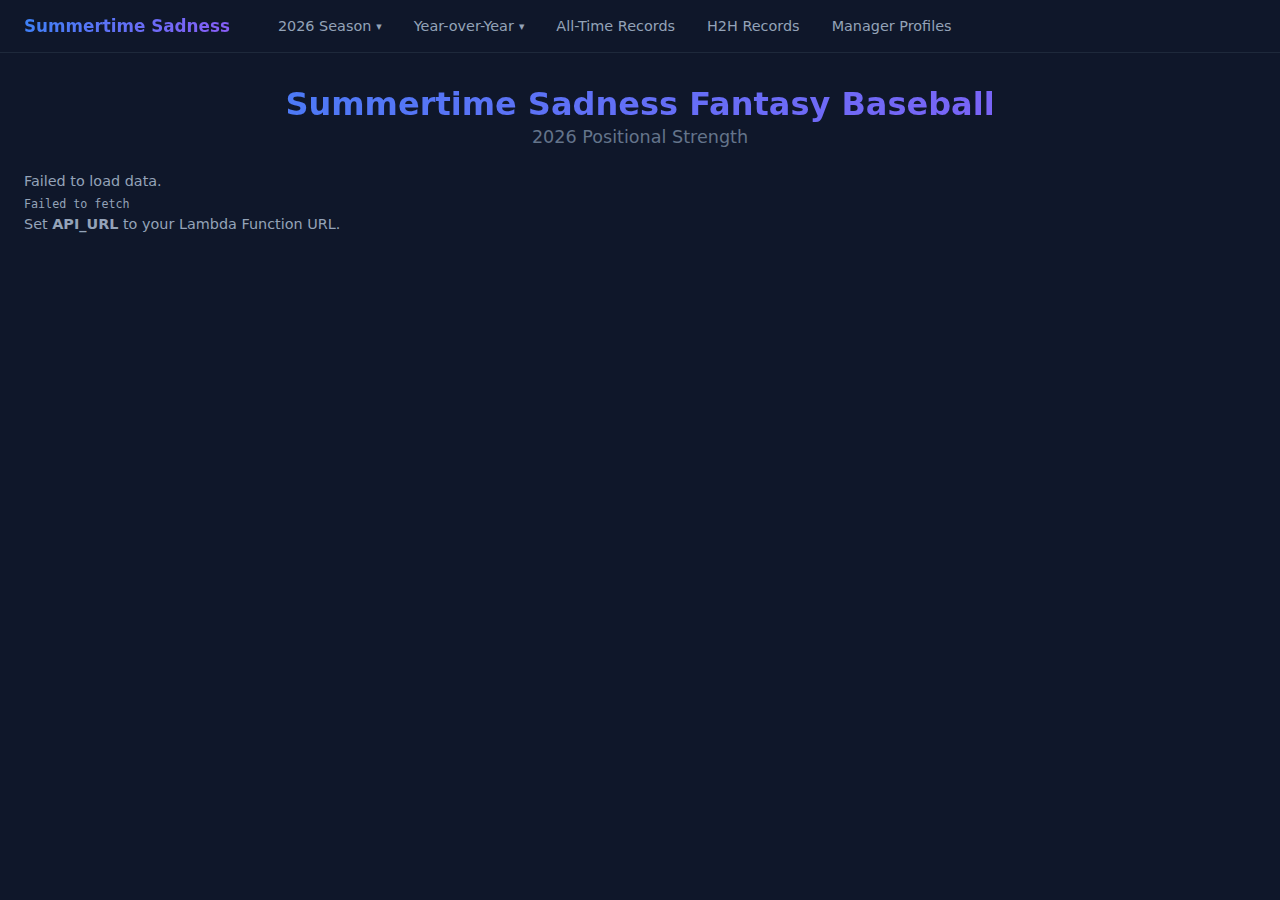
<file: docs/positional_strength_2026.html>
<!DOCTYPE html>
<html lang="en">
<head>
<meta charset="UTF-8">
<meta name="viewport" content="width=device-width, initial-scale=1.0">
<link rel="icon" href="data:image/svg+xml,<svg xmlns='http://www.w3.org/2000/svg' viewBox='0 0 100 100'><text y='.9em' font-size='90'>&#x26be;</text></svg>">
<link rel="stylesheet" href="common.css">
<title>Summertime Sadness - 2026 Positional Strength</title>
<style>
  .controls-row {
    display: flex;
    flex-wrap: wrap;
    gap: 12px;
    align-items: center;
    margin-bottom: 28px;
  }
  .ss-select {
    background: #1e293b;
    border: 1px solid #334155;
    border-radius: 8px;
    color: #e2e8f0;
    font-size: 0.92em;
    padding: 10px 16px;
    outline: none;
    cursor: pointer;
    min-width: 240px;
    transition: border-color 0.15s;
  }
  .ss-select:focus { border-color: #3b82f6; }

  /* ── Diamond section ─────────────────────────────────────────────── */
  .diamond-wrap {
    display: flex;
    flex-wrap: wrap;
    gap: 24px;
    align-items: flex-start;
    margin-bottom: 40px;
  }
  .diamond-svg-container {
    flex: 0 0 auto;
    width: 100%;
    max-width: 520px;
  }
  #diamondSvg {
    width: 100%;
    height: auto;
    display: block;
  }

  /* ── Tooltip / player panel ──────────────────────────────────────── */
  .pos-panel {
    display: none;
    background: #1e293b;
    border: 1px solid #334155;
    border-radius: 12px;
    padding: 16px 20px;
    min-width: 220px;
    flex: 1;
  }
  .pos-panel.visible { display: block; }
  .pos-panel-title {
    font-size: 1em;
    font-weight: 700;
    color: #e2e8f0;
    margin-bottom: 12px;
    display: flex;
    align-items: center;
    gap: 10px;
  }
  .pos-score-badge {
    font-size: 0.78em;
    font-weight: 800;
    padding: 3px 9px;
    border-radius: 20px;
  }
  .player-entry {
    display: flex;
    justify-content: space-between;
    align-items: center;
    padding: 7px 0;
    border-bottom: 1px solid #0f172a;
    font-size: 0.88em;
    gap: 8px;
  }
  .player-entry:last-child { border-bottom: none; }
  .player-entry-name { color: #e2e8f0; font-weight: 600; flex: 1; }
  .player-entry-pts  { color: #64748b; font-size: 0.85em; white-space: nowrap; }
  .starter-dot { color: #22c55e; font-size: 0.7em; margin-right: 4px; }
  .bench-dot   { color: #475569; font-size: 0.7em; margin-right: 4px; }

  /* ── Legend ──────────────────────────────────────────────────────── */
  .legend {
    display: flex;
    gap: 18px;
    flex-wrap: wrap;
    margin-bottom: 32px;
    font-size: 0.82em;
  }
  .legend-item { display: flex; align-items: center; gap: 6px; color: #94a3b8; }
  .legend-dot  { width: 12px; height: 12px; border-radius: 50%; flex-shrink: 0; }

  /* ── Position leaderboard ────────────────────────────────────────── */
  .leaderboard-row {
    display: flex;
    align-items: center;
    gap: 12px;
    margin-bottom: 10px;
    font-size: 0.88em;
  }
  .lb-team {
    width: 210px;
    flex-shrink: 0;
    color: #e2e8f0;
    font-weight: 600;
    white-space: nowrap;
    overflow: hidden;
    text-overflow: ellipsis;
  }
  .lb-bar-wrap {
    flex: 1;
    background: #1e293b;
    border-radius: 4px;
    height: 22px;
    overflow: hidden;
  }
  .lb-bar {
    height: 100%;
    border-radius: 4px;
    transition: width 0.4s ease;
    display: flex;
    align-items: center;
    padding-left: 8px;
    font-size: 0.78em;
    font-weight: 700;
    color: #fff;
    white-space: nowrap;
    min-width: 28px;
  }
  .lb-score {
    width: 36px;
    text-align: right;
    color: #64748b;
    font-size: 0.85em;
    flex-shrink: 0;
  }

  .timestamp { font-size: 0.78em; color: #475569; margin-top: 8px; }

  @media (max-width: 480px) {
    .lb-team { width: 130px; font-size: 0.82em; }
    .ss-select { min-width: unset; width: 100%; }
  }
</style>
</head>
<body>
<div id="nav"></div>
<script src="nav.js"></script>
<div class="container">
<h1>Summertime Sadness Fantasy Baseball</h1>
<p class="page-subtitle">2026 Positional Strength</p>

<div id="loadingMsg" class="section-desc">Loading roster data...</div>
<div id="mainContent" style="display:none">

  <!-- ── Diamond view ───────────────────────────────────────────────── -->
  <h3>Team Diamond</h3>
  <p class="section-desc">
    Circle size = organizational strength at that position relative to the rest of the league.
    Tap any circle to see the players behind the score.
  </p>

  <div class="controls-row">
    <select class="ss-select" id="teamSelect">
      <option value="">Select a team...</option>
    </select>
  </div>

  <div class="legend">
    <div class="legend-item"><div class="legend-dot" style="background:#22c55e"></div> Strong (top tier)</div>
    <div class="legend-item"><div class="legend-dot" style="background:#f59e0b"></div> Average</div>
    <div class="legend-item"><div class="legend-dot" style="background:#ef4444"></div> Weak (bottom tier)</div>
    <div class="legend-item"><div class="legend-dot" style="background:#334155;border:1px solid #475569"></div> No data</div>
  </div>

  <div class="diamond-wrap">
    <div class="diamond-svg-container">
      <svg id="diamondSvg" viewBox="0 0 520 600" xmlns="http://www.w3.org/2000/svg"></svg>
    </div>
    <div class="pos-panel" id="posPanel">
      <div class="pos-panel-title" id="posPanelTitle"></div>
      <div id="posPanelPlayers"></div>
    </div>
  </div>

  <!-- ── Position leaderboard ───────────────────────────────────────── -->
  <h3>Position Leaderboard</h3>
  <p class="section-desc">Select a position to rank all 12 teams by organizational strength. Useful for finding trade partners.</p>

  <div class="controls-row">
    <select class="ss-select" id="posSelect">
      <option value="C">Catcher (C)</option>
      <option value="1B">First Base (1B)</option>
      <option value="2B">Second Base (2B)</option>
      <option value="SS">Shortstop (SS)</option>
      <option value="3B">Third Base (3B)</option>
      <option value="OF">Outfield (OF)</option>
      <option value="SP">Starting Pitching (SP)</option>
      <option value="RP">Relief Pitching (RP)</option>
    </select>
  </div>
  <div id="leaderboard"></div>

  <div class="timestamp" id="timestamp"></div>
</div><!-- /mainContent -->
</div>

<script>
const API_URL = 'https://gmujeqyxbpgqdde2ltoqdllwwq0wxfoq.lambda-url.us-west-2.on.aws/';

// Team colors — consistent with rest of site
const TEAM_COLORS = {
  'Aces 4 Days':               '#ec4899',
  'Getting Plowed Again.':     '#22c55e',
  'Los Basureros':             '#ef4444',
  'Hatfield Hurlers':          '#14b8a6',
  'Grab Em by the Tatis':      '#a855f7',
  'Bob Witt Sex Machine':      '#f97316',
  'Rickie Flower':             '#eab308',
  'Moniebol \uD83D\uDC33':     '#10b981',
  'Ian Cumsler':               '#3b82f6',
  'OG9\uFE0F\u20E3':           '#8b5cf6',
  '\u00AF\\_(ツ)_/\u00AF':     '#f59e0b',
  'The Rosterbation Station':  '#06b6d4',
};

function teamColor(name) {
  return TEAM_COLORS[name] || '#64748b';
}

// ── Diamond layout ────────────────────────────────────────────────────────
// [cx, cy, label, text-anchor offset for score label]
const POSITIONS = [
  { pos: 'SP', cx: 260, cy: 295, label: 'SP' },
  { pos: 'C',  cx: 260, cy: 515, label: 'C'  },
  { pos: '1B', cx: 440, cy: 295, label: '1B' },
  { pos: '2B', cx: 330, cy: 200, label: '2B' },
  { pos: 'SS', cx: 190, cy: 200, label: 'SS' },
  { pos: '3B', cx:  80, cy: 295, label: '3B' },
  { pos: 'OF', cx:  90, cy:  65, label: 'LF' },
  { pos: 'OF', cx: 260, cy:  45, label: 'CF' },
  { pos: 'OF', cx: 430, cy:  65, label: 'RF' },
  { pos: 'RP', cx: 478, cy: 405, label: 'RP' },
];

function scoreToRadius(s) { return 15 + (s / 100) * 27; }
function scoreToColor(s) {
  if (s >= 67) return '#22c55e';
  if (s >= 33) return '#f59e0b';
  return '#ef4444';
}

function svgEl(tag, attrs) {
  const el = document.createElementNS('http://www.w3.org/2000/svg', tag);
  for (const [k, v] of Object.entries(attrs)) el.setAttribute(k, v);
  return el;
}

function renderDiamond(teamData) {
  const svg = document.getElementById('diamondSvg');
  svg.innerHTML = '';

  // Outfield arc (visual only)
  svg.appendChild(svgEl('path', {
    d: 'M 30,80 Q 260,-30 490,80',
    fill: 'none', stroke: '#1e293b', 'stroke-width': '2',
  }));

  // Base lines
  svg.appendChild(svgEl('polygon', {
    points: '260,470 440,295 260,120 80,295',
    fill: 'none', stroke: '#1e293b', 'stroke-width': '2',
  }));

  // Home plate lines to catcher
  svg.appendChild(svgEl('line', {
    x1: 260, y1: 470, x2: 260, y2: 530,
    stroke: '#1e293b', 'stroke-width': '1.5',
  }));

  // RP bullpen line hint
  svg.appendChild(svgEl('line', {
    x1: 440, y1: 295, x2: 478, y2: 405,
    stroke: '#1e293b', 'stroke-width': '1', 'stroke-dasharray': '4 4',
  }));

  // Position circles
  for (const p of POSITIONS) {
    const posData = teamData ? teamData[p.pos] : null;
    const score   = posData ? posData.score : 0;
    const r       = scoreToRadius(posData ? score : 0);
    const fill    = posData ? scoreToColor(score) : '#334155';
    const stroke  = posData ? fill : '#475569';

    const circle = svgEl('circle', {
      cx: p.cx, cy: p.cy, r,
      fill, 'fill-opacity': '0.8', stroke, 'stroke-width': '2',
    });
    circle.style.cursor = 'pointer';
    circle.addEventListener('click', () => showPanel(p.pos, p.label, posData, score, fill));
    svg.appendChild(circle);

    // Position label inside circle
    const lbl = svgEl('text', {
      x: p.cx, y: p.cy + 4,
      'text-anchor': 'middle',
      fill: '#fff', 'font-size': r > 26 ? '11' : '9', 'font-weight': '700',
    });
    lbl.textContent = p.label;
    lbl.style.pointerEvents = 'none';
    svg.appendChild(lbl);

    // Score below circle (skip if no data)
    if (posData) {
      const scoreLbl = svgEl('text', {
        x: p.cx, y: p.cy + r + 13,
        'text-anchor': 'middle',
        fill: '#64748b', 'font-size': '9', 'font-weight': '600',
      });
      scoreLbl.textContent = Math.round(score);
      scoreLbl.style.pointerEvents = 'none';
      svg.appendChild(scoreLbl);
    }
  }
}

// ── Player panel ──────────────────────────────────────────────────────────
function showPanel(pos, label, posData, score, color) {
  const panel   = document.getElementById('posPanel');
  const title   = document.getElementById('posPanelTitle');
  const players = document.getElementById('posPanelPlayers');

  const badgeBg  = color + '22';
  const badgeTxt = color;
  title.innerHTML =
    `<span style="color:${color};font-size:1.1em">${label === pos ? pos : label + ' / ' + pos}</span>` +
    `<span class="pos-score-badge" style="background:${badgeBg};color:${badgeTxt};border:1px solid ${color}44">` +
      Math.round(score) + ' / 100' +
    `</span>`;

  if (!posData || !posData.players || posData.players.length === 0) {
    players.innerHTML = '<div style="color:#475569;font-size:0.85em">No rostered players.</div>';
  } else {
    players.innerHTML = posData.players.map(p => `
      <div class="player-entry">
        <span class="player-entry-name">
          <span class="${p.starter ? 'starter-dot' : 'bench-dot'}">&#9679;</span>${p.name}
        </span>
        <span class="player-entry-pts">${p.points}% owned</span>
      </div>
    `).join('');
  }

  panel.classList.add('visible');
}

// ── Leaderboard ───────────────────────────────────────────────────────────
let allData = null;

function renderLeaderboard(pos) {
  if (!allData) return;
  const lb = document.getElementById('leaderboard');

  const rows = Object.entries(allData.teams)
    .map(([name, posScores]) => ({ name, score: posScores[pos]?.score ?? 0 }))
    .sort((a, b) => b.score - a.score);

  lb.innerHTML = rows.map(r => {
    const color = teamColor(r.name);
    const width = Math.max(r.score, 3).toFixed(1);
    return `
      <div class="leaderboard-row">
        <div class="lb-team">
          <span style="color:${color}">&#9679;</span> ${r.name}
        </div>
        <div class="lb-bar-wrap">
          <div class="lb-bar" style="width:${width}%;background:${color}88;border:1px solid ${color}">
            ${r.score >= 12 ? Math.round(r.score) : ''}
          </div>
        </div>
        <div class="lb-score">${Math.round(r.score)}</div>
      </div>
    `;
  }).join('');
}

// ── Init ──────────────────────────────────────────────────────────────────
document.addEventListener('DOMContentLoaded', async function () {
  // Render empty diamond placeholder
  renderDiamond(null);

  try {
    const resp = await fetch(API_URL);
    const data = await resp.json();

    if (data.error || !data.teams) {
      document.getElementById('loadingMsg').textContent =
        data.error || 'No data available yet.';
      return;
    }

    allData = data;
    document.getElementById('loadingMsg').style.display = 'none';
    document.getElementById('mainContent').style.display = 'block';

    if (data.timestamp) {
      document.getElementById('timestamp').textContent =
        'Last updated: ' + new Date(data.timestamp).toLocaleString();
    }

    // Populate team dropdown
    const teamSel = document.getElementById('teamSelect');
    Object.keys(data.teams).sort().forEach(name => {
      const opt = document.createElement('option');
      opt.value = name;
      opt.textContent = name;
      teamSel.appendChild(opt);
    });

    teamSel.addEventListener('change', function () {
      const teamData = data.teams[this.value] || null;
      renderDiamond(teamData);
      document.getElementById('posPanel').classList.remove('visible');
    });

    // Position leaderboard
    const posSel = document.getElementById('posSelect');
    posSel.addEventListener('change', () => renderLeaderboard(posSel.value));
    renderLeaderboard(posSel.value);

  } catch (e) {
    document.getElementById('loadingMsg').innerHTML =
      `<div class="error-msg">Failed to load data.<br><code>${e.message}</code><br>` +
      `Set <strong>API_URL</strong> to your Lambda Function URL.</div>`;
  }
});
</script>
</body>
</html>
</file>
<file: docs/common.css>
/* Summertime Sadness Fantasy Baseball - Shared Base Styles */

* { margin: 0; padding: 0; box-sizing: border-box; }

body {
  background: #0f172a;
  color: #e2e8f0;
  font-family: 'Segoe UI', system-ui, sans-serif;
  padding: 0;
}

.container {
  max-width: 1400px;
  margin: 0 auto;
  padding: 32px 24px;
}

/* Page title - gradient text */
h1 {
  text-align: center;
  font-size: 2em;
  margin-bottom: 4px;
  background: linear-gradient(135deg, #3b82f6, #8b5cf6);
  -webkit-background-clip: text;
  -webkit-text-fill-color: transparent;
}

/* Subtitle line under h1 */
.page-subtitle {
  text-align: center;
  color: #64748b;
  font-size: 1.1em;
  font-weight: 400;
  margin-bottom: 24px;
}

/* Section header */
h2 {
  color: #38bdf8;
  font-size: 1.3em;
  border-bottom: 1px solid #1e293b;
  padding-bottom: 8px;
  margin: 32px 0 16px;
}

/* Subsection header */
h3 {
  color: #38bdf8;
  font-size: 1.3em;
  margin: 32px 0 12px;
  border-bottom: 1px solid #1e293b;
  padding-bottom: 8px;
}

/* Tables */
table { width: 100%; border-collapse: collapse; margin-bottom: 24px; }
th {
  background: #1e293b;
  color: #94a3b8;
  font-weight: 600;
  text-align: left;
  padding: 10px 12px;
  font-size: 0.82em;
  text-transform: uppercase;
  letter-spacing: 0.03em;
  border-bottom: 2px solid #334155;
}
td {
  padding: 8px 12px;
  border-bottom: 1px solid #1e293b;
  font-size: 0.92em;
}
tr:hover { background: #1e293b55; }

/* Sortable column headers */
.sortable { cursor: pointer; user-select: none; }
.sortable:hover { color: #e2e8f0; }
.sortable::after { content: ' \2195'; font-size: 0.8em; }
.sortable.asc::after { content: ' \2191'; }
.sortable.desc::after { content: ' \2193'; }

/* Cards and panels */
.card, .panel {
  background: #1e293b;
  border-radius: 12px;
  padding: 24px;
  border: 1px solid #334155;
}
.card h3, .panel h3 {
  color: #e2e8f0;
  font-size: 1.05em;
  margin: 0 0 16px;
  border-bottom: none;
  padding-bottom: 0;
}

/* Chart containers */
.chart-box {
  background: #1e293b;
  border-radius: 12px;
  padding: 24px;
  margin-bottom: 24px;
  position: relative;
  height: 550px;
}
.chart-box-tall {
  background: #1e293b;
  border-radius: 12px;
  padding: 24px;
  margin-bottom: 24px;
  position: relative;
  height: 400px;
}

/* Two-column grid */
.two-col {
  display: grid;
  grid-template-columns: 1fr 1fr;
  gap: 24px;
  margin-bottom: 24px;
}
.two-col > * {
  min-width: 0;
  overflow-x: auto;
}
@media (max-width: 768px) {
  .two-col { grid-template-columns: 1fr; }
}

/* Section description text */
.section-desc {
  color: #94a3b8;
  font-size: 0.9em;
  margin-bottom: 16px;
  line-height: 1.5;
}

/* Color utilities */
.gold { color: #fbbf24; }
.blue { color: #3b82f6; }
.green { color: #22c55e; }
.purple { color: #a78bfa; }
.cyan { color: #22d3ee; }
.red { color: #f87171; }

/* Common table helpers */
.rank { color: #64748b; font-weight: 600; width: 40px; }
.score { font-weight: 700; color: #34d399; }
</file>
